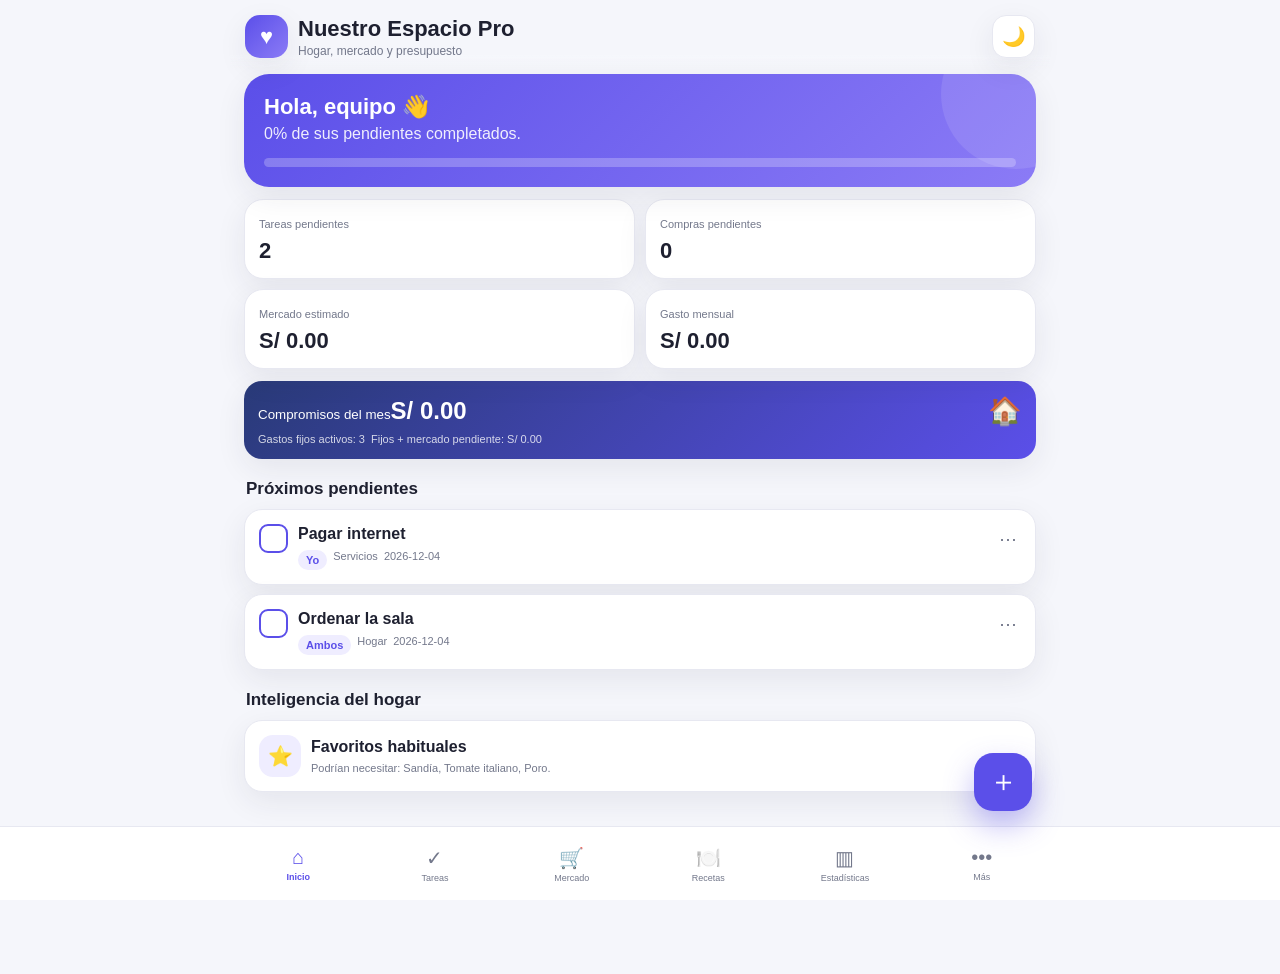
<file: nuestro_espacio_app.html>
<!doctype html>
<html lang="es"><head><meta charset="utf-8"><meta name="viewport" content="width=device-width,initial-scale=1,viewport-fit=cover,user-scalable=no"><meta name="theme-color" content="#5b4fe9"><title>Nuestro Espacio Pro Finanzas</title>
<style>
:root{--bg:#f5f6fb;--card:#fff;--text:#1e2030;--muted:#73788b;--primary:#5b4fe9;--primary2:#8b7bf6;--soft:#efedff;--border:#e7e8f1;--green:#19a968;--orange:#e99016;--red:#e24f56;--shadow:0 10px 30px rgba(34,38,65,.08);--nav:74px}body.dark{--bg:#101219;--card:#1a1d27;--text:#f6f7fb;--muted:#a7adbc;--soft:#292646;--border:#2c3140;--shadow:0 12px 30px rgba(0,0,0,.3)}*{box-sizing:border-box;-webkit-tap-highlight-color:transparent}html,body{margin:0;min-height:100%;font-family:-apple-system,BlinkMacSystemFont,"Segoe UI",Roboto,Arial,sans-serif;background:var(--bg);color:var(--text)}body{padding-bottom:calc(var(--nav) + env(safe-area-inset-bottom))}button,input,select,textarea{font:inherit}button{cursor:pointer}.app{max-width:820px;margin:auto;min-height:100vh}.header{position:sticky;top:0;z-index:20;padding:calc(15px + env(safe-area-inset-top)) 15px 11px;background:linear-gradient(180deg,var(--bg) 80%,transparent);display:flex;justify-content:space-between;align-items:center}.brand{display:flex;align-items:center;gap:10px}.logo{width:43px;height:43px;border-radius:15px;background:linear-gradient(135deg,var(--primary),var(--primary2));color:#fff;display:grid;place-items:center;font-size:22px;box-shadow:var(--shadow)}h1{font-size:22px;margin:0}.header p{margin:2px 0 0;color:var(--muted);font-size:12px}.icon{width:43px;height:43px;border:1px solid var(--border);border-radius:14px;background:var(--card);color:var(--text);box-shadow:var(--shadow);font-size:19px}.view{display:none;padding:5px 14px 28px}.view.active{display:block}.hero{padding:20px;border-radius:25px;color:#fff;background:linear-gradient(135deg,var(--primary),var(--primary2));box-shadow:var(--shadow);position:relative;overflow:hidden}.hero:after{content:"";position:absolute;width:150px;height:150px;border-radius:50%;background:rgba(255,255,255,.1);right:-55px;top:-55px}.hero h2{margin:0 0 5px;font-size:22px}.hero p{margin:0;opacity:.9}.progress{height:9px;background:rgba(255,255,255,.24);border-radius:99px;margin-top:15px;overflow:hidden}.progress span{display:block;height:100%;background:#fff;border-radius:99px}.grid2{display:grid;grid-template-columns:1fr 1fr;gap:10px;margin-top:12px}.metric,.card,.budget{background:var(--card);border:1px solid var(--border);box-shadow:var(--shadow)}.metric{border-radius:19px;padding:14px}.metric small{color:var(--muted);font-size:11px}.metric b{display:block;font-size:22px;margin-top:6px}.section-head{display:flex;justify-content:space-between;align-items:center;margin:20px 2px 10px}.section-head h2{font-size:17px;margin:0}.text-btn{border:0;background:none;color:var(--primary);font-weight:800}.list{display:flex;flex-direction:column;gap:9px}.card{border-radius:18px;padding:14px}.item{display:flex;gap:10px;align-items:flex-start}.check{width:29px;height:29px;border:2px solid var(--primary);border-radius:9px;background:transparent;color:#fff;flex:none;font-weight:900}.check.done{background:var(--primary)}.main{flex:1;min-width:0}.title{font-weight:800;line-height:1.25}.done .title{text-decoration:line-through;color:var(--muted)}.meta{display:flex;flex-wrap:wrap;gap:6px;margin-top:6px;color:var(--muted);font-size:11px}.pill{padding:4px 8px;border-radius:999px;background:var(--soft);color:var(--primary);font-weight:750}.pill.green{background:rgba(25,169,104,.12);color:var(--green)}.pill.orange{background:rgba(233,144,22,.13);color:var(--orange)}.pill.red{background:rgba(226,79,86,.12);color:var(--red)}.actions{display:flex}.mini{border:0;background:transparent;color:var(--muted);font-size:18px;padding:4px}.filters{display:flex;gap:7px;overflow:auto;padding:2px 0 11px}.filter{white-space:nowrap;padding:9px 12px;border:1px solid var(--border);border-radius:999px;background:var(--card);color:var(--text)}.filter.active{background:var(--primary);border-color:var(--primary);color:#fff}.budget{border-radius:22px;padding:16px;margin-bottom:12px}.budget-top,.budget-line{display:flex;justify-content:space-between;gap:10px;align-items:center}.budget-top strong{font-size:24px}.budget-line{margin-top:10px;font-size:13px}.range{margin-top:11px;padding-top:11px;border-top:1px solid var(--border);display:grid;grid-template-columns:repeat(3,1fr);gap:6px;text-align:center}.range div{background:var(--bg);padding:8px 4px;border-radius:12px}.range small{display:block;color:var(--muted);font-size:9px}.range b{font-size:12px}.store-tabs{display:grid;grid-template-columns:repeat(3,1fr);gap:6px;margin-bottom:11px}.store-tab{border:1px solid var(--border);background:var(--card);color:var(--text);border-radius:13px;padding:10px 3px;font-size:11px}.store-tab.active{background:var(--soft);color:var(--primary);border-color:var(--primary);font-weight:800}.search{position:relative;margin-bottom:11px}.search input{width:100%;padding:13px 14px 13px 42px;border:1px solid var(--border);border-radius:15px;background:var(--card);color:var(--text);font-size:16px}.search span{position:absolute;left:14px;top:12px}.chips{display:flex;gap:7px;overflow:auto;padding-bottom:10px}.chip{border:1px solid var(--border);background:var(--card);color:var(--text);padding:8px 11px;border-radius:999px;white-space:nowrap;font-size:11px}.chip.active{background:var(--primary);color:#fff}.recipe-grid{display:grid;grid-template-columns:1fr 1fr;gap:10px}.recipe{border-radius:19px;padding:15px;min-height:150px;background:var(--card);border:1px solid var(--border);box-shadow:var(--shadow);display:flex;flex-direction:column}.recipe .emoji{font-size:30px}.recipe h3{font-size:15px;margin:8px 0 4px}.recipe p{font-size:11px;color:var(--muted);margin:0;flex:1}.recipe button{border:0;border-radius:12px;padding:9px;background:var(--soft);color:var(--primary);font-weight:800;margin-top:10px}.chart{display:flex;align-items:flex-end;gap:8px;height:150px;padding:18px 8px 5px}.bar-wrap{flex:1;height:100%;display:flex;flex-direction:column;justify-content:flex-end;align-items:center;gap:5px}.bar{width:100%;max-width:38px;background:linear-gradient(180deg,var(--primary2),var(--primary));border-radius:9px 9px 4px 4px;min-height:3px}.bar-wrap small{font-size:9px;color:var(--muted)}.insight{display:flex;gap:10px;align-items:center}.insight-icon{width:42px;height:42px;border-radius:14px;background:var(--soft);display:grid;place-items:center;font-size:20px;flex:none}.empty{text-align:center;color:var(--muted);padding:25px 13px;background:var(--card);border:1px dashed var(--border);border-radius:18px}.fab{position:fixed;right:18px;bottom:calc(var(--nav) + 15px + env(safe-area-inset-bottom));z-index:25;width:58px;height:58px;border:0;border-radius:19px;background:var(--primary);color:#fff;font-size:29px;box-shadow:0 14px 30px rgba(91,79,233,.38)}.nav{position:fixed;left:0;right:0;bottom:0;height:calc(var(--nav) + env(safe-area-inset-bottom));padding-bottom:env(safe-area-inset-bottom);background:var(--card);border-top:1px solid var(--border);z-index:23}.nav-inner{max-width:820px;margin:auto;height:var(--nav);display:grid;grid-template-columns:repeat(6,1fr)}.nav button{border:0;background:none;color:var(--muted);display:flex;flex-direction:column;align-items:center;justify-content:center;gap:3px;font-size:9px}.nav button span{font-size:20px}.nav button.active{color:var(--primary);font-weight:800}.modal{position:fixed;inset:0;background:rgba(8,10,18,.55);display:none;align-items:flex-end;z-index:60}.modal.open{display:flex}.sheet{width:100%;max-width:820px;margin:auto;background:var(--card);border-radius:27px 27px 0 0;padding:15px 16px calc(22px + env(safe-area-inset-bottom));max-height:92vh;overflow:auto}.handle{width:44px;height:5px;background:var(--border);border-radius:99px;margin:0 auto 13px}.sheet h2{margin:0 0 14px;font-size:20px}.field{margin:10px 0}.field label{display:block;font-size:11px;font-weight:800;margin-bottom:6px}.field input,.field select,.field textarea{width:100%;padding:13px;border:1px solid var(--border);border-radius:13px;background:var(--bg);color:var(--text);font-size:16px}.field textarea{min-height:82px}.row{display:grid;grid-template-columns:1fr 1fr;gap:8px}.primary,.secondary{width:100%;border-radius:15px;padding:14px;font-weight:850;margin-top:8px}.primary{border:0;background:var(--primary);color:#fff}.secondary{border:1px solid var(--border);background:var(--card);color:var(--text)}.types{display:grid;grid-template-columns:1fr 1fr;gap:8px}.type{border:1px solid var(--border);background:var(--bg);color:var(--text);border-radius:17px;padding:15px;text-align:left}.type span{font-size:23px}.type b{display:block;margin-top:7px}.suggestions{border:1px solid var(--border);border-radius:13px;overflow:hidden;margin-top:5px;display:none;max-height:250px;overflow-y:auto}.suggestions.show{display:block}.suggestion{width:100%;border:0;border-bottom:1px solid var(--border);padding:10px;background:var(--card);color:var(--text);text-align:left}.estimate{padding:12px;border-radius:16px;background:var(--soft);margin:9px 0}.estimate-head{display:flex;justify-content:space-between;gap:10px}.estimate strong{color:var(--primary)}.settings{display:flex;flex-direction:column;gap:8px}.setting{display:flex;justify-content:space-between;align-items:center;gap:10px;background:var(--card);border:1px solid var(--border);border-radius:17px;padding:13px}.setting small{display:block;color:var(--muted);margin-top:3px}.fav{color:#f2ad25}.toast{position:fixed;left:50%;bottom:calc(var(--nav) + 80px);transform:translateX(-50%);z-index:99;background:#20232d;color:#fff;padding:10px 15px;border-radius:999px;font-size:12px;display:none;max-width:88%;text-align:center}.toast.show{display:block}.danger{color:var(--red)}@media(min-width:700px){.fab{right:calc((100vw - 820px)/2 + 18px)}}

.load-card{background:linear-gradient(135deg,#176b87,#27a0a8);color:#fff;border:0}.load-card small{color:rgba(255,255,255,.82)}.load-grid{display:grid;grid-template-columns:1fr 1fr;gap:8px;margin-top:12px}.load-stat{background:rgba(255,255,255,.14);padding:10px;border-radius:14px}.load-stat b{display:block;font-size:18px;margin-top:4px}.fixed-summary{background:linear-gradient(135deg,#293a78,#5b4fe9);color:#fff;border:0}.fixed-summary .meta{color:rgba(255,255,255,.8)}.fixed-item{border-left:4px solid var(--primary)}.switchline{display:flex;gap:10px;align-items:center}.switchline input{width:20px;height:20px}.tiny{font-size:10px;color:var(--muted)}
</style></head><body><div class="app">
<header class="header"><div class="brand"><div class="logo">♥</div><div><h1 id="pageTitle">Nuestro Espacio Pro</h1><p id="pageSubtitle">Hogar, mercado y presupuesto</p></div></div><button class="icon" id="themeBtn">🌙</button></header>
<main>
<section class="view active" id="homeView"><div class="hero"><h2>Hola, equipo 👋</h2><p id="heroText">Todo bajo control.</p><div class="progress"><span id="heroProgress"></span></div></div><div class="grid2"><div class="metric"><small>Tareas pendientes</small><b id="mTasks">0</b></div><div class="metric"><small>Compras pendientes</small><b id="mShopping">0</b></div><div class="metric"><small>Mercado estimado</small><b id="mMarket">S/ 0</b></div><div class="metric"><small>Gasto mensual</small><b id="mExpenses">S/ 0</b></div></div><div class="card fixed-summary" id="fixedHomeSummary" style="margin-top:12px"></div><div class="section-head"><h2>Próximos pendientes</h2></div><div class="list" id="homeList"></div><div class="section-head"><h2>Inteligencia del hogar</h2></div><div class="list" id="insights"></div></section>
<section class="view" id="tasksView"><div class="filters" id="taskFilters"><button class="filter active" data-filter="pending">Pendientes</button><button class="filter" data-filter="all">Todas</button><button class="filter" data-filter="Yo">Yo</button><button class="filter" data-filter="Mi pareja">Mi pareja</button></div><div class="list" id="taskList"></div></section>
<section class="view" id="marketView"><div class="budget"><div class="budget-top"><div><small>Presupuesto disponible</small><strong id="budgetValue">S/ 0</strong></div><button class="text-btn" onclick="editBudget()">Editar</button></div><div class="budget-line"><span>Estimado actual</span><b id="estimatedValue">S/ 0</b></div><div class="budget-line"><span id="balanceLabel">Saldo restante</span><b id="balanceValue">S/ 0</b></div><div class="range"><div><small>MÍNIMO</small><b id="minValue">S/ 0</b></div><div><small>PROBABLE</small><b id="probValue">S/ 0</b></div><div><small>MÁXIMO</small><b id="maxValue">S/ 0</b></div></div></div><div class="card load-card" id="loadSummary"><div class="budget-top"><div><small>Carga estimada pendiente</small><strong id="loadKg">0 kg</strong></div><span style="font-size:30px">🛍️</span></div><div class="load-grid"><div class="load-stat"><small>Bolsas sugeridas</small><b id="loadBags">0</b></div><div class="load-stat"><small>Productos calculados</small><b id="loadItems">0</b></div></div><div class="tiny" id="loadWarning" style="color:rgba(255,255,255,.82);margin-top:10px"></div></div><div class="store-tabs" id="storeTabs"><button class="store-tab" data-store="market">Mercado</button><button class="store-tab" data-store="supermarket">Supermercado</button><button class="store-tab" data-store="wholesale">Mayorista</button></div><div class="search"><span>🔎</span><input id="marketSearch" placeholder="Buscar en tu lista..."></div><div class="filters" id="shopFilters"><button class="filter active" data-filter="pending">Pendientes</button><button class="filter" data-filter="favorites">Favoritos</button><button class="filter" data-filter="done">Comprados</button><button class="filter" data-filter="all">Todos</button></div><div class="list" id="shoppingList"></div></section>
<section class="view" id="recipesView"><div class="search"><span>🔎</span><input id="recipeSearch" placeholder="Buscar receta..."></div><div class="recipe-grid" id="recipeGrid"></div></section>
<section class="view" id="statsView"><div class="grid2"><div class="metric"><small>Compras registradas</small><b id="sPurchases">0</b></div><div class="metric"><small>Ahorro vs estimado</small><b id="sSavings">S/ 0</b></div></div><div class="section-head"><h2>Gasto últimos 6 meses</h2></div><div class="card"><div class="chart" id="monthChart"></div></div><div class="section-head"><h2>Gasto por categoría</h2></div><div class="list" id="categoryStats"></div><div class="section-head"><h2>Historial de precios</h2></div><div class="list" id="priceHistory"></div></section>
<section class="view" id="moreView"><div class="settings"><div class="setting"><div><b>Catálogo Pro ampliado</b><small id="catalogCount"></small></div><button class="text-btn" onclick="openCatalog()">Abrir</button></div><div class="setting"><div><b>Favoritos</b><small>Productos usados con frecuencia</small></div><button class="text-btn" onclick="showFavorites()">Ver</button></div><div class="setting"><div><b>Gastos y notas</b><small>Registros adicionales del hogar</small></div><button class="text-btn" onclick="openRecords()">Abrir</button></div><div class="setting"><div><b>Gastos fijos mensuales</b><small>Casa, celular, pasajes, servicios y suscripciones</small></div><button class="text-btn" onclick="openFixedExpenses()">Administrar</button></div><div class="setting"><div><b>Exportar respaldo</b><small>Descarga todos tus datos</small></div><button class="text-btn" onclick="exportData()">Exportar</button></div><label class="setting"><div><b>Importar respaldo</b><small>Restaura un archivo JSON</small></div><input id="importFile" type="file" accept="application/json" hidden><span class="text-btn">Importar</span></label><div class="setting"><div><b>Reiniciar aplicación</b><small>Elimina los datos locales</small></div><button class="text-btn danger" onclick="resetData()">Reiniciar</button></div><div class="card"><b>Precios referenciales</b><p class="meta">Los precios son semillas editables para Lima. La app aprende con los precios reales que registran y prioriza su promedio personal.</p></div></div></section>
</main><button class="fab" id="fab">＋</button><nav class="nav"><div class="nav-inner"><button class="active" data-view="home"><span>⌂</span>Inicio</button><button data-view="tasks"><span>✓</span>Tareas</button><button data-view="market"><span>🛒</span>Mercado</button><button data-view="recipes"><span>🍽️</span>Recetas</button><button data-view="stats"><span>▥</span>Estadísticas</button><button data-view="more"><span>•••</span>Más</button></div></nav></div>
<div class="modal" id="typeModal"><div class="sheet"><div class="handle"></div><h2>¿Qué deseas agregar?</h2><div class="types"><button class="type" data-type="task"><span>✓</span><b>Tarea</b></button><button class="type" data-type="shopping"><span>🛒</span><b>Compra</b></button><button class="type" data-type="expense"><span>💰</span><b>Gasto</b></button><button class="type" data-type="note"><span>📝</span><b>Nota</b></button></div><button class="secondary" onclick="closeModal('typeModal')">Cancelar</button></div></div>
<div class="modal" id="formModal"><div class="sheet"><div class="handle"></div><h2 id="formTitle"></h2><form id="itemForm"><div id="formFields"></div><button class="primary">Guardar</button><button type="button" class="secondary" onclick="closeModal('formModal')">Cancelar</button></form></div></div>
<div class="modal" id="purchaseModal"><div class="sheet"><div class="handle"></div><h2>Registrar compra real</h2><div class="estimate" id="purchaseSummary"></div><form id="purchaseForm"><input type="hidden" name="id"><div class="field"><label>Precio total pagado</label><input name="actualTotal" type="number" min="0" step="0.01" required></div><div class="field"><label>Lugar de compra</label><input name="place" placeholder="Ej. Mercado de San Miguel"></div><div class="field"><label>Fecha</label><input name="date" type="date" required></div><button class="primary">Guardar y aprender precio</button><button type="button" class="secondary" onclick="closeModal('purchaseModal')">Cancelar</button></form></div></div>
<div class="modal" id="catalogModal"><div class="sheet"><div class="handle"></div><h2>Catálogo Pro</h2><div class="search"><span>🔎</span><input id="catalogSearch" placeholder="Buscar producto..."></div><div class="chips" id="catalogChips"></div><div class="list" id="catalogList"></div><button class="secondary" onclick="closeModal('catalogModal')">Cerrar</button></div></div>
<div class="modal" id="recordsModal"><div class="sheet"><div class="handle"></div><h2>Gastos y notas</h2><div class="section-head"><h2>Gastos</h2></div><div class="list" id="expenseList"></div><div class="section-head"><h2>Notas</h2></div><div class="list" id="noteList"></div><button class="secondary" onclick="closeModal('recordsModal')">Cerrar</button></div></div>
<div class="modal" id="fixedModal"><div class="sheet"><div class="handle"></div><h2>Gastos fijos mensuales</h2><div class="card fixed-summary"><div class="budget-top"><div><small>Total mensual activo</small><strong id="fixedTotal">S/ 0.00</strong></div><span style="font-size:28px">📅</span></div><div class="meta" id="fixedDaily"></div></div><div class="section-head"><h2>Pagos recurrentes</h2><button class="text-btn" onclick="openFixedForm()">＋ Agregar</button></div><div class="list" id="fixedList"></div><button class="secondary" onclick="closeModal('fixedModal')">Cerrar</button></div></div>
<div class="modal" id="fixedFormModal"><div class="sheet"><div class="handle"></div><h2 id="fixedFormTitle">Nuevo gasto fijo</h2><form id="fixedForm"><input type="hidden" name="id"><div class="field"><label>Descripción</label><input name="title" required placeholder="Ej. Alquiler de casa"></div><div class="row"><div class="field"><label>Monto mensual</label><input name="amount" type="number" min="0" step="0.01" required></div><div class="field"><label>Día de pago</label><input name="dueDay" type="number" min="1" max="31" value="1" required></div></div><div class="row"><div class="field"><label>Categoría</label><select name="category"><option>Vivienda</option><option>Celular</option><option>Transporte</option><option>Servicios</option><option>Internet</option><option>Salud</option><option>Educación</option><option>Suscripciones</option><option>Deudas</option><option>Otros</option></select></div><div class="field"><label>Responsable</label><select name="paidBy"><option>Yo</option><option>Mi pareja</option><option>Ambos</option></select></div></div><div class="field"><label>Frecuencia</label><select name="frequency"><option value="monthly">Mensual</option><option value="weekly">Semanal</option><option value="biweekly">Quincenal</option><option value="yearly">Anual</option></select></div><label class="field switchline"><input name="active" type="checkbox" checked><span><b>Incluir en el presupuesto</b><span class="tiny" style="display:block">Puedes pausarlo sin eliminarlo.</span></span></label><button class="primary">Guardar gasto fijo</button><button type="button" class="secondary" onclick="closeModal('fixedFormModal')">Cancelar</button></form></div></div>
<div class="toast" id="toast"></div>
<script>
const CATALOG=[{"id":"p001","name":"Sandía","category":"Frutas","unit":"kg","market":2.8,"supermarket":3.5,"wholesale":2.3,"minFactor":0.85,"maxFactor":1.18},{"id":"p002","name":"Melón","category":"Frutas","unit":"kg","market":4.5,"supermarket":5.62,"wholesale":3.69,"minFactor":0.85,"maxFactor":1.18},{"id":"p003","name":"Piña","category":"Frutas","unit":"unidad","market":7.5,"supermarket":9.38,"wholesale":6.15,"minFactor":0.85,"maxFactor":1.18},{"id":"p004","name":"Papaya","category":"Frutas","unit":"kg","market":4.2,"supermarket":5.25,"wholesale":3.44,"minFactor":0.85,"maxFactor":1.18},{"id":"p005","name":"Plátano de seda","category":"Frutas","unit":"kg","market":4.3,"supermarket":5.38,"wholesale":3.53,"minFactor":0.85,"maxFactor":1.18},{"id":"p006","name":"Plátano de isla","category":"Frutas","unit":"kg","market":5.2,"supermarket":6.5,"wholesale":4.26,"minFactor":0.85,"maxFactor":1.18},{"id":"p007","name":"Plátano bellaco","category":"Frutas","unit":"unidad","market":1.1,"supermarket":1.38,"wholesale":0.9,"minFactor":0.85,"maxFactor":1.18},{"id":"p008","name":"Manzana delicia","category":"Frutas","unit":"kg","market":6.5,"supermarket":8.12,"wholesale":5.33,"minFactor":0.85,"maxFactor":1.18},{"id":"p009","name":"Manzana Israel","category":"Frutas","unit":"kg","market":7.2,"supermarket":9.0,"wholesale":5.9,"minFactor":0.85,"maxFactor":1.18},{"id":"p010","name":"Manzana verde","category":"Frutas","unit":"kg","market":8.0,"supermarket":10.0,"wholesale":6.56,"minFactor":0.85,"maxFactor":1.18},{"id":"p011","name":"Pera","category":"Frutas","unit":"kg","market":7.5,"supermarket":9.38,"wholesale":6.15,"minFactor":0.85,"maxFactor":1.18},{"id":"p012","name":"Mandarina","category":"Frutas","unit":"kg","market":4.2,"supermarket":5.25,"wholesale":3.44,"minFactor":0.85,"maxFactor":1.18},{"id":"p013","name":"Naranja","category":"Frutas","unit":"kg","market":3.8,"supermarket":4.75,"wholesale":3.12,"minFactor":0.85,"maxFactor":1.18},{"id":"p014","name":"Uva negra","category":"Frutas","unit":"kg","market":8.5,"supermarket":10.62,"wholesale":6.97,"minFactor":0.85,"maxFactor":1.18},{"id":"p015","name":"Uva verde","category":"Frutas","unit":"kg","market":10.0,"supermarket":12.5,"wholesale":8.2,"minFactor":0.85,"maxFactor":1.18},{"id":"p016","name":"Fresa","category":"Frutas","unit":"kg","market":9.5,"supermarket":11.88,"wholesale":7.79,"minFactor":0.85,"maxFactor":1.18},{"id":"p017","name":"Arándanos","category":"Frutas","unit":"caja","market":9.0,"supermarket":11.25,"wholesale":7.38,"minFactor":0.85,"maxFactor":1.18},{"id":"p018","name":"Mango","category":"Frutas","unit":"kg","market":5.5,"supermarket":6.88,"wholesale":4.51,"minFactor":0.85,"maxFactor":1.18},{"id":"p019","name":"Durazno","category":"Frutas","unit":"kg","market":9.0,"supermarket":11.25,"wholesale":7.38,"minFactor":0.85,"maxFactor":1.18},{"id":"p020","name":"Chirimoya","category":"Frutas","unit":"kg","market":9.5,"supermarket":11.88,"wholesale":7.79,"minFactor":0.85,"maxFactor":1.18},{"id":"p021","name":"Granadilla","category":"Frutas","unit":"kg","market":8.0,"supermarket":10.0,"wholesale":6.56,"minFactor":0.85,"maxFactor":1.18},{"id":"p022","name":"Maracuyá","category":"Frutas","unit":"kg","market":6.0,"supermarket":7.5,"wholesale":4.92,"minFactor":0.85,"maxFactor":1.18},{"id":"p023","name":"Palta fuerte","category":"Frutas","unit":"kg","market":9.0,"supermarket":11.25,"wholesale":7.38,"minFactor":0.85,"maxFactor":1.18},{"id":"p024","name":"Palta Hass","category":"Frutas","unit":"kg","market":11.0,"supermarket":13.75,"wholesale":9.02,"minFactor":0.85,"maxFactor":1.18},{"id":"p025","name":"Coco","category":"Frutas","unit":"unidad","market":5.0,"supermarket":6.25,"wholesale":4.1,"minFactor":0.85,"maxFactor":1.18},{"id":"p026","name":"Limón","category":"Frutas","unit":"kg","market":5.5,"supermarket":6.88,"wholesale":4.51,"minFactor":0.85,"maxFactor":1.18},{"id":"p027","name":"Tuna","category":"Frutas","unit":"kg","market":6.0,"supermarket":7.5,"wholesale":4.92,"minFactor":0.85,"maxFactor":1.18},{"id":"p028","name":"Aguaymanto","category":"Frutas","unit":"caja","market":7.0,"supermarket":8.75,"wholesale":5.74,"minFactor":0.85,"maxFactor":1.18},{"id":"p029","name":"Guayaba","category":"Frutas","unit":"kg","market":7.0,"supermarket":8.75,"wholesale":5.74,"minFactor":0.85,"maxFactor":1.18},{"id":"p030","name":"Ciruela","category":"Frutas","unit":"kg","market":9.0,"supermarket":11.25,"wholesale":7.38,"minFactor":0.85,"maxFactor":1.18},{"id":"p031","name":"Higo","category":"Frutas","unit":"kg","market":10.0,"supermarket":12.5,"wholesale":8.2,"minFactor":0.85,"maxFactor":1.18},{"id":"p032","name":"Toronja","category":"Frutas","unit":"kg","market":5.0,"supermarket":6.25,"wholesale":4.1,"minFactor":0.85,"maxFactor":1.18},{"id":"p033","name":"Tomate italiano","category":"Verduras","unit":"kg","market":4.8,"supermarket":6.0,"wholesale":3.94,"minFactor":0.85,"maxFactor":1.18},{"id":"p034","name":"Tomate cherry","category":"Verduras","unit":"bandeja","market":7.5,"supermarket":9.38,"wholesale":6.15,"minFactor":0.85,"maxFactor":1.18},{"id":"p035","name":"Cebolla roja","category":"Verduras","unit":"kg","market":3.8,"supermarket":4.75,"wholesale":3.12,"minFactor":0.85,"maxFactor":1.18},{"id":"p036","name":"Cebolla blanca","category":"Verduras","unit":"kg","market":4.2,"supermarket":5.25,"wholesale":3.44,"minFactor":0.85,"maxFactor":1.18},{"id":"p037","name":"Papa blanca","category":"Verduras","unit":"kg","market":3.0,"supermarket":3.75,"wholesale":2.46,"minFactor":0.85,"maxFactor":1.18},{"id":"p038","name":"Papa amarilla","category":"Verduras","unit":"kg","market":5.8,"supermarket":7.25,"wholesale":4.76,"minFactor":0.85,"maxFactor":1.18},{"id":"p039","name":"Papa yungay","category":"Verduras","unit":"kg","market":3.4,"supermarket":4.25,"wholesale":2.79,"minFactor":0.85,"maxFactor":1.18},{"id":"p040","name":"Papa huayro","category":"Verduras","unit":"kg","market":5.0,"supermarket":6.25,"wholesale":4.1,"minFactor":0.85,"maxFactor":1.18},{"id":"p041","name":"Camote amarillo","category":"Verduras","unit":"kg","market":3.5,"supermarket":4.38,"wholesale":2.87,"minFactor":0.85,"maxFactor":1.18},{"id":"p042","name":"Yuca","category":"Verduras","unit":"kg","market":3.8,"supermarket":4.75,"wholesale":3.12,"minFactor":0.85,"maxFactor":1.18},{"id":"p043","name":"Zanahoria","category":"Verduras","unit":"kg","market":3.5,"supermarket":4.38,"wholesale":2.87,"minFactor":0.85,"maxFactor":1.18},{"id":"p044","name":"Zapallo macre","category":"Verduras","unit":"kg","market":3.2,"supermarket":4.0,"wholesale":2.62,"minFactor":0.85,"maxFactor":1.18},{"id":"p045","name":"Zapallito italiano","category":"Verduras","unit":"kg","market":5.0,"supermarket":6.25,"wholesale":4.1,"minFactor":0.85,"maxFactor":1.18},{"id":"p046","name":"Pepino","category":"Verduras","unit":"kg","market":4.0,"supermarket":5.0,"wholesale":3.28,"minFactor":0.85,"maxFactor":1.18},{"id":"p047","name":"Pepinillo","category":"Verduras","unit":"kg","market":5.0,"supermarket":6.25,"wholesale":4.1,"minFactor":0.85,"maxFactor":1.18},{"id":"p048","name":"Lechuga americana","category":"Verduras","unit":"unidad","market":3.5,"supermarket":4.38,"wholesale":2.87,"minFactor":0.85,"maxFactor":1.18},{"id":"p049","name":"Lechuga crespa","category":"Verduras","unit":"unidad","market":3.0,"supermarket":3.75,"wholesale":2.46,"minFactor":0.85,"maxFactor":1.18},{"id":"p050","name":"Espinaca","category":"Verduras","unit":"atado","market":2.5,"supermarket":3.12,"wholesale":2.05,"minFactor":0.85,"maxFactor":1.18},{"id":"p051","name":"Acelga","category":"Verduras","unit":"atado","market":2.5,"supermarket":3.12,"wholesale":2.05,"minFactor":0.85,"maxFactor":1.18},{"id":"p052","name":"Brócoli","category":"Verduras","unit":"unidad","market":4.0,"supermarket":5.0,"wholesale":3.28,"minFactor":0.85,"maxFactor":1.18},{"id":"p053","name":"Coliflor","category":"Verduras","unit":"unidad","market":5.0,"supermarket":6.25,"wholesale":4.1,"minFactor":0.85,"maxFactor":1.18},{"id":"p054","name":"Apio","category":"Verduras","unit":"atado","market":3.0,"supermarket":3.75,"wholesale":2.46,"minFactor":0.85,"maxFactor":1.18},{"id":"p055","name":"Culantro","category":"Verduras","unit":"atado","market":1.5,"supermarket":1.88,"wholesale":1.23,"minFactor":0.85,"maxFactor":1.18},{"id":"p056","name":"Perejil","category":"Verduras","unit":"atado","market":1.5,"supermarket":1.88,"wholesale":1.23,"minFactor":0.85,"maxFactor":1.18},{"id":"p057","name":"Kion","category":"Verduras","unit":"kg","market":12.0,"supermarket":15.0,"wholesale":9.84,"minFactor":0.85,"maxFactor":1.18},{"id":"p058","name":"Ajo","category":"Verduras","unit":"kg","market":12.0,"supermarket":15.0,"wholesale":9.84,"minFactor":0.85,"maxFactor":1.18},{"id":"p059","name":"Ají amarillo","category":"Verduras","unit":"kg","market":8.0,"supermarket":10.0,"wholesale":6.56,"minFactor":0.85,"maxFactor":1.18},{"id":"p060","name":"Ají limo","category":"Verduras","unit":"kg","market":10.0,"supermarket":12.5,"wholesale":8.2,"minFactor":0.85,"maxFactor":1.18},{"id":"p061","name":"Rocoto","category":"Verduras","unit":"kg","market":7.0,"supermarket":8.75,"wholesale":5.74,"minFactor":0.85,"maxFactor":1.18},{"id":"p062","name":"Pimiento rojo","category":"Verduras","unit":"kg","market":8.0,"supermarket":10.0,"wholesale":6.56,"minFactor":0.85,"maxFactor":1.18},{"id":"p063","name":"Pimiento verde","category":"Verduras","unit":"kg","market":7.0,"supermarket":8.75,"wholesale":5.74,"minFactor":0.85,"maxFactor":1.18},{"id":"p064","name":"Beterraga","category":"Verduras","unit":"kg","market":4.0,"supermarket":5.0,"wholesale":3.28,"minFactor":0.85,"maxFactor":1.18},{"id":"p065","name":"Nabo","category":"Verduras","unit":"kg","market":4.0,"supermarket":5.0,"wholesale":3.28,"minFactor":0.85,"maxFactor":1.18},{"id":"p066","name":"Rabanito","category":"Verduras","unit":"atado","market":2.5,"supermarket":3.12,"wholesale":2.05,"minFactor":0.85,"maxFactor":1.18},{"id":"p067","name":"Vainita","category":"Verduras","unit":"kg","market":7.0,"supermarket":8.75,"wholesale":5.74,"minFactor":0.85,"maxFactor":1.18},{"id":"p068","name":"Arveja fresca","category":"Verduras","unit":"kg","market":8.0,"supermarket":10.0,"wholesale":6.56,"minFactor":0.85,"maxFactor":1.18},{"id":"p069","name":"Choclo","category":"Verduras","unit":"unidad","market":2.0,"supermarket":2.5,"wholesale":1.64,"minFactor":0.85,"maxFactor":1.18},{"id":"p070","name":"Habas","category":"Verduras","unit":"kg","market":6.0,"supermarket":7.5,"wholesale":4.92,"minFactor":0.85,"maxFactor":1.18},{"id":"p071","name":"Caigua","category":"Verduras","unit":"kg","market":5.0,"supermarket":6.25,"wholesale":4.1,"minFactor":0.85,"maxFactor":1.18},{"id":"p072","name":"Berenjena","category":"Verduras","unit":"kg","market":7.0,"supermarket":8.75,"wholesale":5.74,"minFactor":0.85,"maxFactor":1.18},{"id":"p073","name":"Champiñones","category":"Verduras","unit":"bandeja","market":8.5,"supermarket":10.62,"wholesale":6.97,"minFactor":0.85,"maxFactor":1.18},{"id":"p074","name":"Col china","category":"Verduras","unit":"unidad","market":4.5,"supermarket":5.62,"wholesale":3.69,"minFactor":0.85,"maxFactor":1.18},{"id":"p075","name":"Poro","category":"Verduras","unit":"unidad","market":2.0,"supermarket":2.5,"wholesale":1.64,"minFactor":0.85,"maxFactor":1.18},{"id":"p076","name":"Arroz extra","category":"Abarrotes","unit":"kg","market":4.8,"supermarket":6.0,"wholesale":3.94,"minFactor":0.85,"maxFactor":1.18},{"id":"p077","name":"Arroz superior","category":"Abarrotes","unit":"kg","market":4.2,"supermarket":5.25,"wholesale":3.44,"minFactor":0.85,"maxFactor":1.18},{"id":"p078","name":"Azúcar rubia","category":"Abarrotes","unit":"kg","market":4.0,"supermarket":5.0,"wholesale":3.28,"minFactor":0.85,"maxFactor":1.18},{"id":"p079","name":"Azúcar blanca","category":"Abarrotes","unit":"kg","market":4.4,"supermarket":5.5,"wholesale":3.61,"minFactor":0.85,"maxFactor":1.18},{"id":"p080","name":"Aceite vegetal","category":"Abarrotes","unit":"litro","market":10.5,"supermarket":13.12,"wholesale":8.61,"minFactor":0.85,"maxFactor":1.18},{"id":"p081","name":"Aceite de oliva","category":"Abarrotes","unit":"botella","market":28.0,"supermarket":35.0,"wholesale":22.96,"minFactor":0.85,"maxFactor":1.18},{"id":"p082","name":"Fideos spaghetti","category":"Abarrotes","unit":"paquete","market":4.0,"supermarket":5.0,"wholesale":3.28,"minFactor":0.85,"maxFactor":1.18},{"id":"p083","name":"Fideos tallarín","category":"Abarrotes","unit":"paquete","market":4.0,"supermarket":5.0,"wholesale":3.28,"minFactor":0.85,"maxFactor":1.18},{"id":"p084","name":"Harina sin preparar","category":"Abarrotes","unit":"kg","market":5.0,"supermarket":6.25,"wholesale":4.1,"minFactor":0.85,"maxFactor":1.18},{"id":"p085","name":"Harina preparada","category":"Abarrotes","unit":"kg","market":5.5,"supermarket":6.88,"wholesale":4.51,"minFactor":0.85,"maxFactor":1.18},{"id":"p086","name":"Avena","category":"Abarrotes","unit":"bolsa","market":5.0,"supermarket":6.25,"wholesale":4.1,"minFactor":0.85,"maxFactor":1.18},{"id":"p087","name":"Lentejas","category":"Abarrotes","unit":"kg","market":7.0,"supermarket":8.75,"wholesale":5.74,"minFactor":0.85,"maxFactor":1.18},{"id":"p088","name":"Frejol canario","category":"Abarrotes","unit":"kg","market":9.0,"supermarket":11.25,"wholesale":7.38,"minFactor":0.85,"maxFactor":1.18},{"id":"p089","name":"Frejol panamito","category":"Abarrotes","unit":"kg","market":8.0,"supermarket":10.0,"wholesale":6.56,"minFactor":0.85,"maxFactor":1.18},{"id":"p090","name":"Pallares","category":"Abarrotes","unit":"kg","market":10.0,"supermarket":12.5,"wholesale":8.2,"minFactor":0.85,"maxFactor":1.18},{"id":"p091","name":"Garbanzos","category":"Abarrotes","unit":"kg","market":9.0,"supermarket":11.25,"wholesale":7.38,"minFactor":0.85,"maxFactor":1.18},{"id":"p092","name":"Quinua","category":"Abarrotes","unit":"kg","market":12.0,"supermarket":15.0,"wholesale":9.84,"minFactor":0.85,"maxFactor":1.18},{"id":"p093","name":"Kiwicha","category":"Abarrotes","unit":"kg","market":11.0,"supermarket":13.75,"wholesale":9.02,"minFactor":0.85,"maxFactor":1.18},{"id":"p094","name":"Sal de mesa","category":"Abarrotes","unit":"kg","market":2.5,"supermarket":3.12,"wholesale":2.05,"minFactor":0.85,"maxFactor":1.18},{"id":"p095","name":"Vinagre blanco","category":"Abarrotes","unit":"botella","market":4.0,"supermarket":5.0,"wholesale":3.28,"minFactor":0.85,"maxFactor":1.18},{"id":"p096","name":"Sillao","category":"Abarrotes","unit":"botella","market":5.5,"supermarket":6.88,"wholesale":4.51,"minFactor":0.85,"maxFactor":1.18},{"id":"p097","name":"Salsa de tomate","category":"Abarrotes","unit":"sobre","market":2.5,"supermarket":3.12,"wholesale":2.05,"minFactor":0.85,"maxFactor":1.18},{"id":"p098","name":"Mayonesa","category":"Abarrotes","unit":"frasco","market":8.0,"supermarket":10.0,"wholesale":6.56,"minFactor":0.85,"maxFactor":1.18},{"id":"p099","name":"Mostaza","category":"Abarrotes","unit":"frasco","market":5.0,"supermarket":6.25,"wholesale":4.1,"minFactor":0.85,"maxFactor":1.18},{"id":"p100","name":"Atún","category":"Abarrotes","unit":"lata","market":6.5,"supermarket":8.12,"wholesale":5.33,"minFactor":0.85,"maxFactor":1.18},{"id":"p101","name":"Conserva de pescado","category":"Abarrotes","unit":"lata","market":5.0,"supermarket":6.25,"wholesale":4.1,"minFactor":0.85,"maxFactor":1.18},{"id":"p102","name":"Leche evaporada","category":"Abarrotes","unit":"lata","market":4.2,"supermarket":5.25,"wholesale":3.44,"minFactor":0.85,"maxFactor":1.18},{"id":"p103","name":"Leche UHT","category":"Abarrotes","unit":"litro","market":5.2,"supermarket":6.5,"wholesale":4.26,"minFactor":0.85,"maxFactor":1.18},{"id":"p104","name":"Café instantáneo","category":"Abarrotes","unit":"frasco","market":18.0,"supermarket":22.5,"wholesale":14.76,"minFactor":0.85,"maxFactor":1.18},{"id":"p105","name":"Cocoa","category":"Abarrotes","unit":"bolsa","market":8.0,"supermarket":10.0,"wholesale":6.56,"minFactor":0.85,"maxFactor":1.18},{"id":"p106","name":"Té","category":"Abarrotes","unit":"caja","market":5.5,"supermarket":6.88,"wholesale":4.51,"minFactor":0.85,"maxFactor":1.18},{"id":"p107","name":"Manzanilla","category":"Abarrotes","unit":"caja","market":5.0,"supermarket":6.25,"wholesale":4.1,"minFactor":0.85,"maxFactor":1.18},{"id":"p108","name":"Pan de molde","category":"Abarrotes","unit":"paquete","market":8.5,"supermarket":10.62,"wholesale":6.97,"minFactor":0.85,"maxFactor":1.18},{"id":"p109","name":"Galletas de soda","category":"Abarrotes","unit":"paquete","market":4.5,"supermarket":5.62,"wholesale":3.69,"minFactor":0.85,"maxFactor":1.18},{"id":"p110","name":"Mermelada","category":"Abarrotes","unit":"frasco","market":8.0,"supermarket":10.0,"wholesale":6.56,"minFactor":0.85,"maxFactor":1.18},{"id":"p111","name":"Miel","category":"Abarrotes","unit":"frasco","market":14.0,"supermarket":17.5,"wholesale":11.48,"minFactor":0.85,"maxFactor":1.18},{"id":"p112","name":"Maíz cancha","category":"Abarrotes","unit":"kg","market":7.0,"supermarket":8.75,"wholesale":5.74,"minFactor":0.85,"maxFactor":1.18},{"id":"p113","name":"Maíz pop corn","category":"Abarrotes","unit":"kg","market":7.0,"supermarket":8.75,"wholesale":5.74,"minFactor":0.85,"maxFactor":1.18},{"id":"p114","name":"Chuño","category":"Abarrotes","unit":"kg","market":8.0,"supermarket":10.0,"wholesale":6.56,"minFactor":0.85,"maxFactor":1.18},{"id":"p115","name":"Maicena","category":"Abarrotes","unit":"caja","market":5.0,"supermarket":6.25,"wholesale":4.1,"minFactor":0.85,"maxFactor":1.18},{"id":"p116","name":"Gelatina","category":"Abarrotes","unit":"caja","market":3.0,"supermarket":3.75,"wholesale":2.46,"minFactor":0.85,"maxFactor":1.18},{"id":"p117","name":"Flan","category":"Abarrotes","unit":"caja","market":3.5,"supermarket":4.38,"wholesale":2.87,"minFactor":0.85,"maxFactor":1.18},{"id":"p118","name":"Pollo entero","category":"Carnes y pescados","unit":"kg","market":10.5,"supermarket":13.12,"wholesale":8.61,"minFactor":0.85,"maxFactor":1.18},{"id":"p119","name":"Pechuga de pollo","category":"Carnes y pescados","unit":"kg","market":18.0,"supermarket":22.5,"wholesale":14.76,"minFactor":0.85,"maxFactor":1.18},{"id":"p120","name":"Pierna de pollo","category":"Carnes y pescados","unit":"kg","market":12.0,"supermarket":15.0,"wholesale":9.84,"minFactor":0.85,"maxFactor":1.18},{"id":"p121","name":"Filete de pollo","category":"Carnes y pescados","unit":"kg","market":20.0,"supermarket":25.0,"wholesale":16.4,"minFactor":0.85,"maxFactor":1.18},{"id":"p122","name":"Carne molida","category":"Carnes y pescados","unit":"kg","market":22.0,"supermarket":27.5,"wholesale":18.04,"minFactor":0.85,"maxFactor":1.18},{"id":"p123","name":"Bistec de res","category":"Carnes y pescados","unit":"kg","market":30.0,"supermarket":37.5,"wholesale":24.6,"minFactor":0.85,"maxFactor":1.18},{"id":"p124","name":"Lomo fino","category":"Carnes y pescados","unit":"kg","market":48.0,"supermarket":60.0,"wholesale":39.36,"minFactor":0.85,"maxFactor":1.18},{"id":"p125","name":"Carne para guiso","category":"Carnes y pescados","unit":"kg","market":25.0,"supermarket":31.25,"wholesale":20.5,"minFactor":0.85,"maxFactor":1.18},{"id":"p126","name":"Chuleta de cerdo","category":"Carnes y pescados","unit":"kg","market":22.0,"supermarket":27.5,"wholesale":18.04,"minFactor":0.85,"maxFactor":1.18},{"id":"p127","name":"Panceta de cerdo","category":"Carnes y pescados","unit":"kg","market":25.0,"supermarket":31.25,"wholesale":20.5,"minFactor":0.85,"maxFactor":1.18},{"id":"p128","name":"Costilla de cerdo","category":"Carnes y pescados","unit":"kg","market":24.0,"supermarket":30.0,"wholesale":19.68,"minFactor":0.85,"maxFactor":1.18},{"id":"p129","name":"Hígado de res","category":"Carnes y pescados","unit":"kg","market":14.0,"supermarket":17.5,"wholesale":11.48,"minFactor":0.85,"maxFactor":1.18},{"id":"p130","name":"Pavita molida","category":"Carnes y pescados","unit":"kg","market":20.0,"supermarket":25.0,"wholesale":16.4,"minFactor":0.85,"maxFactor":1.18},{"id":"p131","name":"Pescado bonito","category":"Carnes y pescados","unit":"kg","market":12.0,"supermarket":15.0,"wholesale":9.84,"minFactor":0.85,"maxFactor":1.18},{"id":"p132","name":"Jurel","category":"Carnes y pescados","unit":"kg","market":10.0,"supermarket":12.5,"wholesale":8.2,"minFactor":0.85,"maxFactor":1.18},{"id":"p133","name":"Caballa","category":"Carnes y pescados","unit":"kg","market":11.0,"supermarket":13.75,"wholesale":9.02,"minFactor":0.85,"maxFactor":1.18},{"id":"p134","name":"Merluza","category":"Carnes y pescados","unit":"kg","market":18.0,"supermarket":22.5,"wholesale":14.76,"minFactor":0.85,"maxFactor":1.18},{"id":"p135","name":"Tilapia","category":"Carnes y pescados","unit":"kg","market":20.0,"supermarket":25.0,"wholesale":16.4,"minFactor":0.85,"maxFactor":1.18},{"id":"p136","name":"Salmón","category":"Carnes y pescados","unit":"kg","market":55.0,"supermarket":68.75,"wholesale":45.1,"minFactor":0.85,"maxFactor":1.18},{"id":"p137","name":"Langostinos","category":"Carnes y pescados","unit":"kg","market":38.0,"supermarket":47.5,"wholesale":31.16,"minFactor":0.85,"maxFactor":1.18},{"id":"p138","name":"Calamar","category":"Carnes y pescados","unit":"kg","market":22.0,"supermarket":27.5,"wholesale":18.04,"minFactor":0.85,"maxFactor":1.18},{"id":"p139","name":"Pulpo","category":"Carnes y pescados","unit":"kg","market":35.0,"supermarket":43.75,"wholesale":28.7,"minFactor":0.85,"maxFactor":1.18},{"id":"p140","name":"Huevos","category":"Carnes y pescados","unit":"docena","market":9.5,"supermarket":11.88,"wholesale":7.79,"minFactor":0.85,"maxFactor":1.18},{"id":"p141","name":"Jamón","category":"Carnes y pescados","unit":"paquete","market":9.0,"supermarket":11.25,"wholesale":7.38,"minFactor":0.85,"maxFactor":1.18},{"id":"p142","name":"Hot dog","category":"Carnes y pescados","unit":"paquete","market":8.0,"supermarket":10.0,"wholesale":6.56,"minFactor":0.85,"maxFactor":1.18},{"id":"p143","name":"Chorizo","category":"Carnes y pescados","unit":"paquete","market":12.0,"supermarket":15.0,"wholesale":9.84,"minFactor":0.85,"maxFactor":1.18},{"id":"p144","name":"Yogurt","category":"Lácteos","unit":"litro","market":7.5,"supermarket":9.38,"wholesale":6.15,"minFactor":0.85,"maxFactor":1.18},{"id":"p145","name":"Yogurt griego","category":"Lácteos","unit":"unidad","market":5.5,"supermarket":6.88,"wholesale":4.51,"minFactor":0.85,"maxFactor":1.18},{"id":"p146","name":"Queso fresco","category":"Lácteos","unit":"kg","market":22.0,"supermarket":27.5,"wholesale":18.04,"minFactor":0.85,"maxFactor":1.18},{"id":"p147","name":"Queso edam","category":"Lácteos","unit":"kg","market":32.0,"supermarket":40.0,"wholesale":26.24,"minFactor":0.85,"maxFactor":1.18},{"id":"p148","name":"Queso parmesano","category":"Lácteos","unit":"bolsa","market":12.0,"supermarket":15.0,"wholesale":9.84,"minFactor":0.85,"maxFactor":1.18},{"id":"p149","name":"Mantequilla","category":"Lácteos","unit":"barra","market":8.5,"supermarket":10.62,"wholesale":6.97,"minFactor":0.85,"maxFactor":1.18},{"id":"p150","name":"Margarina","category":"Lácteos","unit":"barra","market":5.5,"supermarket":6.88,"wholesale":4.51,"minFactor":0.85,"maxFactor":1.18},{"id":"p151","name":"Crema de leche","category":"Lácteos","unit":"caja","market":7.0,"supermarket":8.75,"wholesale":5.74,"minFactor":0.85,"maxFactor":1.18},{"id":"p152","name":"Leche condensada","category":"Lácteos","unit":"lata","market":6.5,"supermarket":8.12,"wholesale":5.33,"minFactor":0.85,"maxFactor":1.18},{"id":"p153","name":"Manjar blanco","category":"Lácteos","unit":"frasco","market":9.0,"supermarket":11.25,"wholesale":7.38,"minFactor":0.85,"maxFactor":1.18},{"id":"p154","name":"Helado","category":"Lácteos","unit":"litro","market":17.0,"supermarket":21.25,"wholesale":13.94,"minFactor":0.85,"maxFactor":1.18},{"id":"p155","name":"Detergente","category":"Limpieza","unit":"kg","market":10.0,"supermarket":12.5,"wholesale":8.2,"minFactor":0.85,"maxFactor":1.18},{"id":"p156","name":"Jabón para ropa","category":"Limpieza","unit":"barra","market":3.0,"supermarket":3.75,"wholesale":2.46,"minFactor":0.85,"maxFactor":1.18},{"id":"p157","name":"Suavizante","category":"Limpieza","unit":"litro","market":9.0,"supermarket":11.25,"wholesale":7.38,"minFactor":0.85,"maxFactor":1.18},{"id":"p158","name":"Lejía","category":"Limpieza","unit":"litro","market":4.5,"supermarket":5.62,"wholesale":3.69,"minFactor":0.85,"maxFactor":1.18},{"id":"p159","name":"Lavavajilla","category":"Limpieza","unit":"botella","market":6.0,"supermarket":7.5,"wholesale":4.92,"minFactor":0.85,"maxFactor":1.18},{"id":"p160","name":"Limpiatodo","category":"Limpieza","unit":"litro","market":7.0,"supermarket":8.75,"wholesale":5.74,"minFactor":0.85,"maxFactor":1.18},{"id":"p161","name":"Desinfectante","category":"Limpieza","unit":"litro","market":8.0,"supermarket":10.0,"wholesale":6.56,"minFactor":0.85,"maxFactor":1.18},{"id":"p162","name":"Ácido muriático","category":"Limpieza","unit":"botella","market":6.0,"supermarket":7.5,"wholesale":4.92,"minFactor":0.85,"maxFactor":1.18},{"id":"p163","name":"Esponja","category":"Limpieza","unit":"unidad","market":2.0,"supermarket":2.5,"wholesale":1.64,"minFactor":0.85,"maxFactor":1.18},{"id":"p164","name":"Paño de limpieza","category":"Limpieza","unit":"paquete","market":5.0,"supermarket":6.25,"wholesale":4.1,"minFactor":0.85,"maxFactor":1.18},{"id":"p165","name":"Bolsa de basura","category":"Limpieza","unit":"rollo","market":7.0,"supermarket":8.75,"wholesale":5.74,"minFactor":0.85,"maxFactor":1.18},{"id":"p166","name":"Papel toalla","category":"Limpieza","unit":"rollo","market":4.5,"supermarket":5.62,"wholesale":3.69,"minFactor":0.85,"maxFactor":1.18},{"id":"p167","name":"Papel higiénico","category":"Limpieza","unit":"paquete","market":18.0,"supermarket":22.5,"wholesale":14.76,"minFactor":0.85,"maxFactor":1.18},{"id":"p168","name":"Ambientador","category":"Limpieza","unit":"unidad","market":9.0,"supermarket":11.25,"wholesale":7.38,"minFactor":0.85,"maxFactor":1.18},{"id":"p169","name":"Insecticida","category":"Limpieza","unit":"unidad","market":13.0,"supermarket":16.25,"wholesale":10.66,"minFactor":0.85,"maxFactor":1.18},{"id":"p170","name":"Escoba","category":"Limpieza","unit":"unidad","market":14.0,"supermarket":17.5,"wholesale":11.48,"minFactor":0.85,"maxFactor":1.18},{"id":"p171","name":"Recogedor","category":"Limpieza","unit":"unidad","market":8.0,"supermarket":10.0,"wholesale":6.56,"minFactor":0.85,"maxFactor":1.18},{"id":"p172","name":"Trapeador","category":"Limpieza","unit":"unidad","market":15.0,"supermarket":18.75,"wholesale":12.3,"minFactor":0.85,"maxFactor":1.18},{"id":"p173","name":"Guantes de limpieza","category":"Limpieza","unit":"par","market":7.0,"supermarket":8.75,"wholesale":5.74,"minFactor":0.85,"maxFactor":1.18},{"id":"p174","name":"Jabón de tocador","category":"Higiene","unit":"unidad","market":3.5,"supermarket":4.38,"wholesale":2.87,"minFactor":0.85,"maxFactor":1.18},{"id":"p175","name":"Champú","category":"Higiene","unit":"botella","market":16.0,"supermarket":20.0,"wholesale":13.12,"minFactor":0.85,"maxFactor":1.18},{"id":"p176","name":"Acondicionador","category":"Higiene","unit":"botella","market":16.0,"supermarket":20.0,"wholesale":13.12,"minFactor":0.85,"maxFactor":1.18},{"id":"p177","name":"Pasta dental","category":"Higiene","unit":"unidad","market":8.0,"supermarket":10.0,"wholesale":6.56,"minFactor":0.85,"maxFactor":1.18},{"id":"p178","name":"Cepillo dental","category":"Higiene","unit":"unidad","market":7.0,"supermarket":8.75,"wholesale":5.74,"minFactor":0.85,"maxFactor":1.18},{"id":"p179","name":"Enjuague bucal","category":"Higiene","unit":"botella","market":15.0,"supermarket":18.75,"wholesale":12.3,"minFactor":0.85,"maxFactor":1.18},{"id":"p180","name":"Desodorante","category":"Higiene","unit":"unidad","market":12.0,"supermarket":15.0,"wholesale":9.84,"minFactor":0.85,"maxFactor":1.18},{"id":"p181","name":"Toallas higiénicas","category":"Higiene","unit":"paquete","market":9.0,"supermarket":11.25,"wholesale":7.38,"minFactor":0.85,"maxFactor":1.18},{"id":"p182","name":"Protectores diarios","category":"Higiene","unit":"paquete","market":8.0,"supermarket":10.0,"wholesale":6.56,"minFactor":0.85,"maxFactor":1.18},{"id":"p183","name":"Pañitos húmedos","category":"Higiene","unit":"paquete","market":8.0,"supermarket":10.0,"wholesale":6.56,"minFactor":0.85,"maxFactor":1.18},{"id":"p184","name":"Algodón","category":"Higiene","unit":"paquete","market":5.0,"supermarket":6.25,"wholesale":4.1,"minFactor":0.85,"maxFactor":1.18},{"id":"p185","name":"Alcohol","category":"Higiene","unit":"botella","market":6.0,"supermarket":7.5,"wholesale":4.92,"minFactor":0.85,"maxFactor":1.18},{"id":"p186","name":"Afeitadora","category":"Higiene","unit":"paquete","market":8.0,"supermarket":10.0,"wholesale":6.56,"minFactor":0.85,"maxFactor":1.18},{"id":"p187","name":"Crema corporal","category":"Higiene","unit":"botella","market":16.0,"supermarket":20.0,"wholesale":13.12,"minFactor":0.85,"maxFactor":1.18},{"id":"p188","name":"Bloqueador solar","category":"Higiene","unit":"unidad","market":35.0,"supermarket":43.75,"wholesale":28.7,"minFactor":0.85,"maxFactor":1.18},{"id":"p189","name":"Pañales recién nacido","category":"Bebé","unit":"paquete","market":38.0,"supermarket":47.5,"wholesale":31.16,"minFactor":0.85,"maxFactor":1.18},{"id":"p190","name":"Pañales talla M","category":"Bebé","unit":"paquete","market":42.0,"supermarket":52.5,"wholesale":34.44,"minFactor":0.85,"maxFactor":1.18},{"id":"p191","name":"Pañales talla G","category":"Bebé","unit":"paquete","market":45.0,"supermarket":56.25,"wholesale":36.9,"minFactor":0.85,"maxFactor":1.18},{"id":"p192","name":"Toallitas para bebé","category":"Bebé","unit":"paquete","market":10.0,"supermarket":12.5,"wholesale":8.2,"minFactor":0.85,"maxFactor":1.18},{"id":"p193","name":"Fórmula infantil","category":"Bebé","unit":"lata","market":65.0,"supermarket":81.25,"wholesale":53.3,"minFactor":0.85,"maxFactor":1.18},{"id":"p194","name":"Cereal para bebé","category":"Bebé","unit":"caja","market":14.0,"supermarket":17.5,"wholesale":11.48,"minFactor":0.85,"maxFactor":1.18},{"id":"p195","name":"Champú para bebé","category":"Bebé","unit":"botella","market":17.0,"supermarket":21.25,"wholesale":13.94,"minFactor":0.85,"maxFactor":1.18},{"id":"p196","name":"Talco para bebé","category":"Bebé","unit":"unidad","market":12.0,"supermarket":15.0,"wholesale":9.84,"minFactor":0.85,"maxFactor":1.18},{"id":"p197","name":"Crema antipañalitis","category":"Bebé","unit":"unidad","market":18.0,"supermarket":22.5,"wholesale":14.76,"minFactor":0.85,"maxFactor":1.18},{"id":"p198","name":"Biberón","category":"Bebé","unit":"unidad","market":22.0,"supermarket":27.5,"wholesale":18.04,"minFactor":0.85,"maxFactor":1.18},{"id":"p199","name":"Agua sin gas","category":"Bebidas","unit":"botella","market":2.0,"supermarket":2.5,"wholesale":1.64,"minFactor":0.85,"maxFactor":1.18},{"id":"p200","name":"Agua bidón","category":"Bebidas","unit":"bidón","market":12.0,"supermarket":15.0,"wholesale":9.84,"minFactor":0.85,"maxFactor":1.18},{"id":"p201","name":"Gaseosa personal","category":"Bebidas","unit":"botella","market":3.0,"supermarket":3.75,"wholesale":2.46,"minFactor":0.85,"maxFactor":1.18},{"id":"p202","name":"Gaseosa 1.5 L","category":"Bebidas","unit":"botella","market":7.5,"supermarket":9.38,"wholesale":6.15,"minFactor":0.85,"maxFactor":1.18},{"id":"p203","name":"Jugo en caja","category":"Bebidas","unit":"litro","market":6.0,"supermarket":7.5,"wholesale":4.92,"minFactor":0.85,"maxFactor":1.18},{"id":"p204","name":"Néctar","category":"Bebidas","unit":"litro","market":5.5,"supermarket":6.88,"wholesale":4.51,"minFactor":0.85,"maxFactor":1.18},{"id":"p205","name":"Bebida rehidratante","category":"Bebidas","unit":"botella","market":4.5,"supermarket":5.62,"wholesale":3.69,"minFactor":0.85,"maxFactor":1.18},{"id":"p206","name":"Agua tónica","category":"Bebidas","unit":"botella","market":4.0,"supermarket":5.0,"wholesale":3.28,"minFactor":0.85,"maxFactor":1.18},{"id":"p207","name":"Comida para perro","category":"Mascotas","unit":"kg","market":14.0,"supermarket":17.5,"wholesale":11.48,"minFactor":0.85,"maxFactor":1.18},{"id":"p208","name":"Comida para gato","category":"Mascotas","unit":"kg","market":16.0,"supermarket":20.0,"wholesale":13.12,"minFactor":0.85,"maxFactor":1.18},{"id":"p209","name":"Arena para gato","category":"Mascotas","unit":"bolsa","market":18.0,"supermarket":22.5,"wholesale":14.76,"minFactor":0.85,"maxFactor":1.18},{"id":"p210","name":"Snack para perro","category":"Mascotas","unit":"paquete","market":10.0,"supermarket":12.5,"wholesale":8.2,"minFactor":0.85,"maxFactor":1.18},{"id":"p211","name":"Paté para gato","category":"Mascotas","unit":"lata","market":5.0,"supermarket":6.25,"wholesale":4.1,"minFactor":0.85,"maxFactor":1.18},{"id":"p212","name":"Shampoo para mascota","category":"Mascotas","unit":"botella","market":18.0,"supermarket":22.5,"wholesale":14.76,"minFactor":0.85,"maxFactor":1.18},{"id":"p213","name":"Papas prefritas","category":"Congelados","unit":"bolsa","market":14.0,"supermarket":17.5,"wholesale":11.48,"minFactor":0.85,"maxFactor":1.18},{"id":"p214","name":"Nuggets de pollo","category":"Congelados","unit":"bolsa","market":16.0,"supermarket":20.0,"wholesale":13.12,"minFactor":0.85,"maxFactor":1.18},{"id":"p215","name":"Hamburguesas","category":"Congelados","unit":"paquete","market":14.0,"supermarket":17.5,"wholesale":11.48,"minFactor":0.85,"maxFactor":1.18},{"id":"p216","name":"Pizza congelada","category":"Congelados","unit":"unidad","market":18.0,"supermarket":22.5,"wholesale":14.76,"minFactor":0.85,"maxFactor":1.18},{"id":"p217","name":"Verduras congeladas","category":"Congelados","unit":"bolsa","market":10.0,"supermarket":12.5,"wholesale":8.2,"minFactor":0.85,"maxFactor":1.18},{"id":"p218","name":"Helado paleta","category":"Congelados","unit":"paquete","market":12.0,"supermarket":15.0,"wholesale":9.84,"minFactor":0.85,"maxFactor":1.18},{"id":"p219","name":"Pan francés","category":"Panadería","unit":"unidad","market":0.35,"supermarket":0.44,"wholesale":0.29,"minFactor":0.85,"maxFactor":1.18},{"id":"p220","name":"Pan integral","category":"Panadería","unit":"unidad","market":0.6,"supermarket":0.75,"wholesale":0.49,"minFactor":0.85,"maxFactor":1.18},{"id":"p221","name":"Pan ciabatta","category":"Panadería","unit":"unidad","market":1.0,"supermarket":1.25,"wholesale":0.82,"minFactor":0.85,"maxFactor":1.18},{"id":"p222","name":"Queque","category":"Panadería","unit":"unidad","market":12.0,"supermarket":15.0,"wholesale":9.84,"minFactor":0.85,"maxFactor":1.18},{"id":"p223","name":"Tortilla de trigo","category":"Panadería","unit":"paquete","market":9.0,"supermarket":11.25,"wholesale":7.38,"minFactor":0.85,"maxFactor":1.18},{"id":"p224","name":"Tostadas","category":"Panadería","unit":"paquete","market":6.0,"supermarket":7.5,"wholesale":4.92,"minFactor":0.85,"maxFactor":1.18}];
const STORE_LABEL={market:'Mercado',supermarket:'Supermercado',wholesale:'Mayorista'};
const RECIPES=[
{id:'r1',name:'Lomo saltado',emoji:'🥩',desc:'Clásico peruano para 2 personas',items:[['Bistec de res',.5],['Papa blanca',1],['Tomate italiano',.5],['Cebolla roja',.5],['Arroz extra',.5],['Ají amarillo',.1],['Sillao',1]]},
{id:'r2',name:'Ají de gallina',emoji:'🍗',desc:'Cremoso y rendidor',items:[['Pechuga de pollo',.6],['Pan de molde',1],['Leche evaporada',1],['Ají amarillo',.2],['Queso parmesano',1],['Papa amarilla',.8],['Arroz extra',.5]]},
{id:'r3',name:'Arroz con pollo',emoji:'🍚',desc:'Almuerzo familiar',items:[['Pierna de pollo',1],['Arroz extra',1],['Culantro',1],['Arveja fresca',.3],['Zanahoria',.3],['Pimiento rojo',.2]]},
{id:'r4',name:'Ensalada César',emoji:'🥗',desc:'Ligera y rápida',items:[['Lechuga americana',1],['Pechuga de pollo',.4],['Queso parmesano',1],['Pan de molde',1],['Limón',.2],['Aceite de oliva',1]]},
{id:'r5',name:'Tallarines rojos',emoji:'🍝',desc:'Para 3 porciones',items:[['Fideos tallarín',1],['Tomate italiano',.8],['Cebolla roja',.3],['Carne molida',.4],['Zanahoria',.2],['Queso parmesano',1]]},
{id:'r6',name:'Ceviche',emoji:'🐟',desc:'Fresco y peruano',items:[['Pescado bonito',.8],['Limón',1.5],['Cebolla roja',.5],['Ají limo',.1],['Culantro',1],['Camote amarillo',.5],['Choclo',2]]},
{id:'r7',name:'Desayuno saludable',emoji:'🥣',desc:'Para una semana',items:[['Avena',1],['Yogurt',1],['Plátano de seda',1],['Fresa',.5],['Miel',1],['Huevos',1]]},
{id:'r8',name:'Pollo al horno',emoji:'🍗',desc:'Cena para compartir',items:[['Pollo entero',1.8],['Papa blanca',1],['Camote amarillo',.8],['Ajo',.1],['Mostaza',1],['Lechuga crespa',1]]}
];
const uid=()=>Date.now().toString(36)+Math.random().toString(36).slice(2,7),today=()=>new Date().toISOString().slice(0,10),money=n=>'S/ '+Number(n||0).toFixed(2),esc=s=>String(s??'').replace(/[&<>"']/g,c=>({'&':'&amp;','<':'&lt;','>':'&gt;','"':'&quot;',"'":'&#39;'}[c]));
const seed={version:3,theme:'light',preferredStore:'market',budget:250,favorites:['p001','p033','p075','p119'],tasks:[{id:uid(),title:'Pagar internet',date:today(),priority:'Alta',assigned:'Yo',category:'Servicios',done:false},{id:uid(),title:'Ordenar la sala',date:today(),priority:'Media',assigned:'Ambos',category:'Hogar',done:false}],shopping:[],expenses:[],notes:[{id:uid(),title:'Idea para el fin de semana',text:'Preparar una cena juntos y elegir una película.'}],priceHistory:[],customCatalog:[],fixedExpenses:[{id:uid(),title:'Alquiler / casa',amount:0,dueDay:1,category:'Vivienda',paidBy:'Ambos',frequency:'monthly',active:true},{id:uid(),title:'Plan de celular',amount:0,dueDay:15,category:'Celular',paidBy:'Yo',frequency:'monthly',active:true},{id:uid(),title:'Pasajes al trabajo',amount:0,dueDay:1,category:'Transporte',paidBy:'Yo',frequency:'monthly',active:true}]};
let data=migrate(JSON.parse(localStorage.getItem('nuestroEspacioPro')||localStorage.getItem('nuestroEspacioV2')||'null')||seed),taskFilter='pending',shopFilter='pending',currentType='task',marketQuery='',catalogCategory='Todos';
function migrate(d){return {...seed,...d,favorites:d.favorites||[],tasks:d.tasks||[],shopping:d.shopping||[],expenses:d.expenses||[],notes:d.notes||[],priceHistory:d.priceHistory||[],customCatalog:d.customCatalog||[],fixedExpenses:d.fixedExpenses||[]}}
function save(){localStorage.setItem('nuestroEspacioPro',JSON.stringify(data));applyTheme();renderAll()}
const EXTRA_CATALOG=[{"id":"x001","name":"Chocolate en barra","category":"Dulces y snacks","unit":"unidad","market":4.0,"supermarket":5.5,"wholesale":3.2,"minFactor":0.85,"maxFactor":1.18},{"id":"x002","name":"Chocolate bitter","category":"Dulces y snacks","unit":"unidad","market":7.0,"supermarket":9.0,"wholesale":5.8,"minFactor":0.85,"maxFactor":1.18},{"id":"x003","name":"Bombones surtidos","category":"Dulces y snacks","unit":"caja","market":18,"supermarket":24,"wholesale":15,"minFactor":0.85,"maxFactor":1.18},{"id":"x004","name":"Caramelos surtidos","category":"Dulces y snacks","unit":"bolsa","market":6,"supermarket":8,"wholesale":4.8,"minFactor":0.85,"maxFactor":1.18},{"id":"x005","name":"Caramelos de limón","category":"Dulces y snacks","unit":"bolsa","market":5,"supermarket":7,"wholesale":4,"minFactor":0.85,"maxFactor":1.18},{"id":"x006","name":"Chupetines","category":"Dulces y snacks","unit":"bolsa","market":6,"supermarket":8,"wholesale":4.8,"minFactor":0.85,"maxFactor":1.18},{"id":"x007","name":"Gomitas","category":"Dulces y snacks","unit":"bolsa","market":5,"supermarket":7,"wholesale":4,"minFactor":0.85,"maxFactor":1.18},{"id":"x008","name":"Mashmelos","category":"Dulces y snacks","unit":"bolsa","market":6,"supermarket":8,"wholesale":4.8,"minFactor":0.85,"maxFactor":1.18},{"id":"x009","name":"Turrón pequeño","category":"Dulces y snacks","unit":"unidad","market":5,"supermarket":7,"wholesale":4,"minFactor":0.85,"maxFactor":1.18},{"id":"x010","name":"Galletas de chocolate","category":"Dulces y snacks","unit":"paquete","market":4.5,"supermarket":6,"wholesale":3.6,"minFactor":0.85,"maxFactor":1.18},{"id":"x011","name":"Galletas de vainilla","category":"Dulces y snacks","unit":"paquete","market":3.5,"supermarket":5,"wholesale":2.8,"minFactor":0.85,"maxFactor":1.18},{"id":"x012","name":"Galletas rellenas","category":"Dulces y snacks","unit":"paquete","market":2.5,"supermarket":3.5,"wholesale":2,"minFactor":0.85,"maxFactor":1.18},{"id":"x013","name":"Galletas saladas","category":"Dulces y snacks","unit":"paquete","market":3.5,"supermarket":5,"wholesale":2.8,"minFactor":0.85,"maxFactor":1.18},{"id":"x014","name":"Wafer","category":"Dulces y snacks","unit":"paquete","market":3,"supermarket":4.5,"wholesale":2.4,"minFactor":0.85,"maxFactor":1.18},{"id":"x015","name":"Piqueo mixto","category":"Dulces y snacks","unit":"bolsa","market":8,"supermarket":11,"wholesale":6.5,"minFactor":0.85,"maxFactor":1.18},{"id":"x016","name":"Papas fritas","category":"Dulces y snacks","unit":"bolsa","market":5,"supermarket":7,"wholesale":4,"minFactor":0.85,"maxFactor":1.18},{"id":"x017","name":"Chifles","category":"Dulces y snacks","unit":"bolsa","market":5,"supermarket":7,"wholesale":4,"minFactor":0.85,"maxFactor":1.18},{"id":"x018","name":"Cancha para microondas","category":"Dulces y snacks","unit":"paquete","market":4,"supermarket":6,"wholesale":3.2,"minFactor":0.85,"maxFactor":1.18},{"id":"x019","name":"Pop corn listo","category":"Dulces y snacks","unit":"bolsa","market":4,"supermarket":6,"wholesale":3.2,"minFactor":0.85,"maxFactor":1.18},{"id":"x020","name":"Maní salado","category":"Dulces y snacks","unit":"bolsa","market":5,"supermarket":7,"wholesale":4,"minFactor":0.85,"maxFactor":1.18},{"id":"x021","name":"Maní confitado","category":"Dulces y snacks","unit":"bolsa","market":5,"supermarket":7,"wholesale":4,"minFactor":0.85,"maxFactor":1.18},{"id":"x022","name":"Habas fritas","category":"Dulces y snacks","unit":"bolsa","market":4.5,"supermarket":6.5,"wholesale":3.6,"minFactor":0.85,"maxFactor":1.18},{"id":"x023","name":"Frutos secos mixtos","category":"Dulces y snacks","unit":"bolsa","market":12,"supermarket":16,"wholesale":10,"minFactor":0.85,"maxFactor":1.18},{"id":"x024","name":"Barra de cereal","category":"Dulces y snacks","unit":"unidad","market":2.5,"supermarket":3.5,"wholesale":2,"minFactor":0.85,"maxFactor":1.18},{"id":"x025","name":"Cereal azucarado","category":"Dulces y snacks","unit":"caja","market":14,"supermarket":19,"wholesale":11.5,"minFactor":0.85,"maxFactor":1.18},{"id":"x026","name":"Helado personal","category":"Dulces y snacks","unit":"unidad","market":4,"supermarket":6,"wholesale":3.2,"minFactor":0.85,"maxFactor":1.18},{"id":"x027","name":"Helado familiar","category":"Dulces y snacks","unit":"litro","market":18,"supermarket":25,"wholesale":15,"minFactor":0.85,"maxFactor":1.18},{"id":"x028","name":"Gelatina","category":"Dulces y snacks","unit":"caja","market":3,"supermarket":4.5,"wholesale":2.4,"minFactor":0.85,"maxFactor":1.18},{"id":"x029","name":"Pudín instantáneo","category":"Dulces y snacks","unit":"caja","market":4,"supermarket":5.5,"wholesale":3.2,"minFactor":0.85,"maxFactor":1.18},{"id":"x030","name":"Chicle","category":"Dulces y snacks","unit":"paquete","market":3,"supermarket":4.5,"wholesale":2.4,"minFactor":0.85,"maxFactor":1.18},{"id":"x031","name":"Algodón de azúcar","category":"Dulces y snacks","unit":"bolsa","market":4,"supermarket":6,"wholesale":3.2,"minFactor":0.85,"maxFactor":1.18},{"id":"x032","name":"Alfajor","category":"Dulces y snacks","unit":"unidad","market":3,"supermarket":4.5,"wholesale":2.4,"minFactor":0.85,"maxFactor":1.18},{"id":"x033","name":"Brownie","category":"Dulces y snacks","unit":"unidad","market":5,"supermarket":7,"wholesale":4,"minFactor":0.85,"maxFactor":1.18},{"id":"x034","name":"Cupcake","category":"Dulces y snacks","unit":"unidad","market":5,"supermarket":7,"wholesale":4,"minFactor":0.85,"maxFactor":1.18},{"id":"x035","name":"Dona","category":"Dulces y snacks","unit":"unidad","market":4,"supermarket":6,"wholesale":3.2,"minFactor":0.85,"maxFactor":1.18},{"id":"x036","name":"Queque familiar","category":"Dulces y snacks","unit":"unidad","market":15,"supermarket":22,"wholesale":12,"minFactor":0.85,"maxFactor":1.18},{"id":"x037","name":"Panetón","category":"Dulces y snacks","unit":"unidad","market":22,"supermarket":32,"wholesale":18,"minFactor":0.85,"maxFactor":1.18},{"id":"x038","name":"Turrón de Doña Pepa","category":"Dulces y snacks","unit":"unidad","market":18,"supermarket":26,"wholesale":15,"minFactor":0.85,"maxFactor":1.18},{"id":"x039","name":"Mermelada","category":"Dulces y snacks","unit":"frasco","market":8,"supermarket":11,"wholesale":6.5,"minFactor":0.85,"maxFactor":1.18},{"id":"x040","name":"Crema de avellanas","category":"Dulces y snacks","unit":"frasco","market":18,"supermarket":25,"wholesale":15,"minFactor":0.85,"maxFactor":1.18},{"id":"x041","name":"Olla pequeña","category":"Cocina y menaje","unit":"unidad","market":45,"supermarket":65,"wholesale":38,"minFactor":0.85,"maxFactor":1.18},{"id":"x042","name":"Olla mediana","category":"Cocina y menaje","unit":"unidad","market":70,"supermarket":95,"wholesale":58,"minFactor":0.85,"maxFactor":1.18},{"id":"x043","name":"Olla grande","category":"Cocina y menaje","unit":"unidad","market":110,"supermarket":150,"wholesale":90,"minFactor":0.85,"maxFactor":1.18},{"id":"x044","name":"Juego de ollas","category":"Cocina y menaje","unit":"juego","market":220,"supermarket":320,"wholesale":185,"minFactor":0.85,"maxFactor":1.18},{"id":"x045","name":"Sartén pequeño","category":"Cocina y menaje","unit":"unidad","market":35,"supermarket":55,"wholesale":30,"minFactor":0.85,"maxFactor":1.18},{"id":"x046","name":"Sartén mediano","category":"Cocina y menaje","unit":"unidad","market":55,"supermarket":80,"wholesale":45,"minFactor":0.85,"maxFactor":1.18},{"id":"x047","name":"Sartén grande","category":"Cocina y menaje","unit":"unidad","market":75,"supermarket":110,"wholesale":62,"minFactor":0.85,"maxFactor":1.18},{"id":"x048","name":"Wok","category":"Cocina y menaje","unit":"unidad","market":65,"supermarket":95,"wholesale":55,"minFactor":0.85,"maxFactor":1.18},{"id":"x049","name":"Cacerola","category":"Cocina y menaje","unit":"unidad","market":70,"supermarket":100,"wholesale":58,"minFactor":0.85,"maxFactor":1.18},{"id":"x050","name":"Olla arrocera","category":"Cocina y menaje","unit":"unidad","market":120,"supermarket":180,"wholesale":100,"minFactor":0.85,"maxFactor":1.18},{"id":"x051","name":"Olla a presión","category":"Cocina y menaje","unit":"unidad","market":180,"supermarket":260,"wholesale":150,"minFactor":0.85,"maxFactor":1.18},{"id":"x052","name":"Hervidor eléctrico","category":"Cocina y menaje","unit":"unidad","market":75,"supermarket":120,"wholesale":65,"minFactor":0.85,"maxFactor":1.18},{"id":"x053","name":"Licuadora","category":"Cocina y menaje","unit":"unidad","market":130,"supermarket":220,"wholesale":110,"minFactor":0.85,"maxFactor":1.18},{"id":"x054","name":"Batidora de mano","category":"Cocina y menaje","unit":"unidad","market":70,"supermarket":120,"wholesale":60,"minFactor":0.85,"maxFactor":1.18},{"id":"x055","name":"Tostadora","category":"Cocina y menaje","unit":"unidad","market":80,"supermarket":130,"wholesale":68,"minFactor":0.85,"maxFactor":1.18},{"id":"x056","name":"Microondas","category":"Cocina y menaje","unit":"unidad","market":350,"supermarket":520,"wholesale":310,"minFactor":0.85,"maxFactor":1.18},{"id":"x057","name":"Freidora de aire","category":"Cocina y menaje","unit":"unidad","market":280,"supermarket":450,"wholesale":240,"minFactor":0.85,"maxFactor":1.18},{"id":"x058","name":"Tabla de picar","category":"Cocina y menaje","unit":"unidad","market":18,"supermarket":30,"wholesale":15,"minFactor":0.85,"maxFactor":1.18},{"id":"x059","name":"Cuchillo de cocina","category":"Cocina y menaje","unit":"unidad","market":20,"supermarket":35,"wholesale":16,"minFactor":0.85,"maxFactor":1.18},{"id":"x060","name":"Juego de cuchillos","category":"Cocina y menaje","unit":"juego","market":65,"supermarket":110,"wholesale":55,"minFactor":0.85,"maxFactor":1.18},{"id":"x061","name":"Pelador de verduras","category":"Cocina y menaje","unit":"unidad","market":8,"supermarket":12,"wholesale":6.5,"minFactor":0.85,"maxFactor":1.18},{"id":"x062","name":"Rallador","category":"Cocina y menaje","unit":"unidad","market":12,"supermarket":20,"wholesale":10,"minFactor":0.85,"maxFactor":1.18},{"id":"x063","name":"Colador","category":"Cocina y menaje","unit":"unidad","market":15,"supermarket":25,"wholesale":12,"minFactor":0.85,"maxFactor":1.18},{"id":"x064","name":"Escurridor","category":"Cocina y menaje","unit":"unidad","market":20,"supermarket":32,"wholesale":16,"minFactor":0.85,"maxFactor":1.18},{"id":"x065","name":"Espátula","category":"Cocina y menaje","unit":"unidad","market":8,"supermarket":14,"wholesale":6.5,"minFactor":0.85,"maxFactor":1.18},{"id":"x066","name":"Cucharón","category":"Cocina y menaje","unit":"unidad","market":10,"supermarket":16,"wholesale":8,"minFactor":0.85,"maxFactor":1.18},{"id":"x067","name":"Pinza de cocina","category":"Cocina y menaje","unit":"unidad","market":10,"supermarket":18,"wholesale":8,"minFactor":0.85,"maxFactor":1.18},{"id":"x068","name":"Batidor manual","category":"Cocina y menaje","unit":"unidad","market":10,"supermarket":18,"wholesale":8,"minFactor":0.85,"maxFactor":1.18},{"id":"x069","name":"Abrelatas","category":"Cocina y menaje","unit":"unidad","market":10,"supermarket":18,"wholesale":8,"minFactor":0.85,"maxFactor":1.18},{"id":"x070","name":"Sacacorchos","category":"Cocina y menaje","unit":"unidad","market":12,"supermarket":22,"wholesale":10,"minFactor":0.85,"maxFactor":1.18},{"id":"x071","name":"Taza","category":"Cocina y menaje","unit":"unidad","market":8,"supermarket":15,"wholesale":6.5,"minFactor":0.85,"maxFactor":1.18},{"id":"x072","name":"Juego de tazas","category":"Cocina y menaje","unit":"juego","market":35,"supermarket":60,"wholesale":30,"minFactor":0.85,"maxFactor":1.18},{"id":"x073","name":"Vaso","category":"Cocina y menaje","unit":"unidad","market":5,"supermarket":10,"wholesale":4,"minFactor":0.85,"maxFactor":1.18},{"id":"x074","name":"Juego de vasos","category":"Cocina y menaje","unit":"juego","market":28,"supermarket":50,"wholesale":23,"minFactor":0.85,"maxFactor":1.18},{"id":"x075","name":"Plato tendido","category":"Cocina y menaje","unit":"unidad","market":8,"supermarket":14,"wholesale":6.5,"minFactor":0.85,"maxFactor":1.18},{"id":"x076","name":"Plato hondo","category":"Cocina y menaje","unit":"unidad","market":8,"supermarket":14,"wholesale":6.5,"minFactor":0.85,"maxFactor":1.18},{"id":"x077","name":"Juego de platos","category":"Cocina y menaje","unit":"juego","market":65,"supermarket":110,"wholesale":55,"minFactor":0.85,"maxFactor":1.18},{"id":"x078","name":"Cubiertos","category":"Cocina y menaje","unit":"juego","market":35,"supermarket":65,"wholesale":30,"minFactor":0.85,"maxFactor":1.18},{"id":"x079","name":"Recipiente hermético","category":"Cocina y menaje","unit":"unidad","market":12,"supermarket":22,"wholesale":10,"minFactor":0.85,"maxFactor":1.18},{"id":"x080","name":"Juego de táperes","category":"Cocina y menaje","unit":"juego","market":45,"supermarket":80,"wholesale":38,"minFactor":0.85,"maxFactor":1.18},{"id":"x081","name":"Termo","category":"Cocina y menaje","unit":"unidad","market":35,"supermarket":65,"wholesale":30,"minFactor":0.85,"maxFactor":1.18},{"id":"x082","name":"Jarra","category":"Cocina y menaje","unit":"unidad","market":15,"supermarket":28,"wholesale":12,"minFactor":0.85,"maxFactor":1.18},{"id":"x083","name":"Fuente para horno","category":"Cocina y menaje","unit":"unidad","market":35,"supermarket":60,"wholesale":30,"minFactor":0.85,"maxFactor":1.18},{"id":"x084","name":"Molde para queque","category":"Cocina y menaje","unit":"unidad","market":22,"supermarket":38,"wholesale":18,"minFactor":0.85,"maxFactor":1.18},{"id":"x085","name":"Guantes de cocina","category":"Cocina y menaje","unit":"par","market":15,"supermarket":25,"wholesale":12,"minFactor":0.85,"maxFactor":1.18},{"id":"x086","name":"Secador de platos","category":"Cocina y menaje","unit":"unidad","market":8,"supermarket":14,"wholesale":6.5,"minFactor":0.85,"maxFactor":1.18},{"id":"x087","name":"Mantel","category":"Cocina y menaje","unit":"unidad","market":30,"supermarket":55,"wholesale":25,"minFactor":0.85,"maxFactor":1.18},{"id":"x088","name":"Individual de mesa","category":"Cocina y menaje","unit":"juego","market":25,"supermarket":45,"wholesale":20,"minFactor":0.85,"maxFactor":1.18},{"id":"x089","name":"Escoba","category":"Hogar y organización","unit":"unidad","market":15,"supermarket":25,"wholesale":12,"minFactor":0.85,"maxFactor":1.18},{"id":"x090","name":"Recogedor","category":"Hogar y organización","unit":"unidad","market":10,"supermarket":18,"wholesale":8,"minFactor":0.85,"maxFactor":1.18},{"id":"x091","name":"Trapeador","category":"Hogar y organización","unit":"unidad","market":18,"supermarket":30,"wholesale":15,"minFactor":0.85,"maxFactor":1.18},{"id":"x092","name":"Balde","category":"Hogar y organización","unit":"unidad","market":12,"supermarket":22,"wholesale":10,"minFactor":0.85,"maxFactor":1.18},{"id":"x093","name":"Tacho de basura pequeño","category":"Hogar y organización","unit":"unidad","market":25,"supermarket":45,"wholesale":20,"minFactor":0.85,"maxFactor":1.18},{"id":"x094","name":"Tacho de basura grande","category":"Hogar y organización","unit":"unidad","market":55,"supermarket":90,"wholesale":45,"minFactor":0.85,"maxFactor":1.18},{"id":"x095","name":"Canasta organizadora","category":"Hogar y organización","unit":"unidad","market":18,"supermarket":32,"wholesale":15,"minFactor":0.85,"maxFactor":1.18},{"id":"x096","name":"Caja organizadora","category":"Hogar y organización","unit":"unidad","market":25,"supermarket":45,"wholesale":20,"minFactor":0.85,"maxFactor":1.18},{"id":"x097","name":"Organizador de zapatos","category":"Hogar y organización","unit":"unidad","market":45,"supermarket":75,"wholesale":38,"minFactor":0.85,"maxFactor":1.18},{"id":"x098","name":"Perchas","category":"Hogar y organización","unit":"paquete","market":12,"supermarket":22,"wholesale":10,"minFactor":0.85,"maxFactor":1.18},{"id":"x099","name":"Cesto de ropa","category":"Hogar y organización","unit":"unidad","market":35,"supermarket":60,"wholesale":30,"minFactor":0.85,"maxFactor":1.18},{"id":"x100","name":"Tendedero","category":"Hogar y organización","unit":"unidad","market":55,"supermarket":95,"wholesale":45,"minFactor":0.85,"maxFactor":1.18},{"id":"x101","name":"Ganchos de ropa","category":"Hogar y organización","unit":"paquete","market":10,"supermarket":18,"wholesale":8,"minFactor":0.85,"maxFactor":1.18},{"id":"x102","name":"Plancha de ropa","category":"Hogar y organización","unit":"unidad","market":85,"supermarket":140,"wholesale":72,"minFactor":0.85,"maxFactor":1.18},{"id":"x103","name":"Tabla de planchar","category":"Hogar y organización","unit":"unidad","market":80,"supermarket":130,"wholesale":68,"minFactor":0.85,"maxFactor":1.18},{"id":"x104","name":"Almohada","category":"Hogar y organización","unit":"unidad","market":30,"supermarket":55,"wholesale":25,"minFactor":0.85,"maxFactor":1.18},{"id":"x105","name":"Juego de sábanas","category":"Hogar y organización","unit":"juego","market":65,"supermarket":120,"wholesale":55,"minFactor":0.85,"maxFactor":1.18},{"id":"x106","name":"Frazada","category":"Hogar y organización","unit":"unidad","market":75,"supermarket":130,"wholesale":62,"minFactor":0.85,"maxFactor":1.18},{"id":"x107","name":"Edredón","category":"Hogar y organización","unit":"unidad","market":110,"supermarket":190,"wholesale":90,"minFactor":0.85,"maxFactor":1.18},{"id":"x108","name":"Cortina","category":"Hogar y organización","unit":"par","market":75,"supermarket":130,"wholesale":62,"minFactor":0.85,"maxFactor":1.18},{"id":"x109","name":"Toalla de baño","category":"Hogar y organización","unit":"unidad","market":28,"supermarket":50,"wholesale":23,"minFactor":0.85,"maxFactor":1.18},{"id":"x110","name":"Toalla de mano","category":"Hogar y organización","unit":"unidad","market":12,"supermarket":22,"wholesale":10,"minFactor":0.85,"maxFactor":1.18},{"id":"x111","name":"Foco LED","category":"Hogar y organización","unit":"unidad","market":10,"supermarket":18,"wholesale":8,"minFactor":0.85,"maxFactor":1.18},{"id":"x112","name":"Extensión eléctrica","category":"Hogar y organización","unit":"unidad","market":20,"supermarket":35,"wholesale":16,"minFactor":0.85,"maxFactor":1.18},{"id":"x113","name":"Multitoma","category":"Hogar y organización","unit":"unidad","market":25,"supermarket":45,"wholesale":20,"minFactor":0.85,"maxFactor":1.18},{"id":"x114","name":"Pilas AA","category":"Hogar y organización","unit":"paquete","market":12,"supermarket":20,"wholesale":10,"minFactor":0.85,"maxFactor":1.18},{"id":"x115","name":"Pilas AAA","category":"Hogar y organización","unit":"paquete","market":12,"supermarket":20,"wholesale":10,"minFactor":0.85,"maxFactor":1.18},{"id":"x116","name":"Linterna","category":"Hogar y organización","unit":"unidad","market":25,"supermarket":45,"wholesale":20,"minFactor":0.85,"maxFactor":1.18},{"id":"x117","name":"Ventilador","category":"Hogar y organización","unit":"unidad","market":110,"supermarket":180,"wholesale":95,"minFactor":0.85,"maxFactor":1.18},{"id":"x118","name":"Espejo","category":"Hogar y organización","unit":"unidad","market":45,"supermarket":85,"wholesale":38,"minFactor":0.85,"maxFactor":1.18},{"id":"x119","name":"Reloj de pared","category":"Hogar y organización","unit":"unidad","market":30,"supermarket":55,"wholesale":25,"minFactor":0.85,"maxFactor":1.18},{"id":"x120","name":"Florero","category":"Hogar y organización","unit":"unidad","market":22,"supermarket":40,"wholesale":18,"minFactor":0.85,"maxFactor":1.18},{"id":"x121","name":"Maceta","category":"Hogar y organización","unit":"unidad","market":18,"supermarket":35,"wholesale":15,"minFactor":0.85,"maxFactor":1.18},{"id":"x122","name":"Regadera","category":"Hogar y organización","unit":"unidad","market":20,"supermarket":35,"wholesale":16,"minFactor":0.85,"maxFactor":1.18},{"id":"x123","name":"Kit de herramientas básico","category":"Hogar y organización","unit":"juego","market":75,"supermarket":130,"wholesale":62,"minFactor":0.85,"maxFactor":1.18},{"id":"x124","name":"Martillo","category":"Hogar y organización","unit":"unidad","market":20,"supermarket":35,"wholesale":16,"minFactor":0.85,"maxFactor":1.18},{"id":"x125","name":"Destornilladores","category":"Hogar y organización","unit":"juego","market":30,"supermarket":55,"wholesale":25,"minFactor":0.85,"maxFactor":1.18},{"id":"x126","name":"Cinta métrica","category":"Hogar y organización","unit":"unidad","market":12,"supermarket":22,"wholesale":10,"minFactor":0.85,"maxFactor":1.18},{"id":"x127","name":"Cinta aislante","category":"Hogar y organización","unit":"unidad","market":5,"supermarket":9,"wholesale":4,"minFactor":0.85,"maxFactor":1.18},{"id":"x128","name":"Felpudo","category":"Hogar y organización","unit":"unidad","market":25,"supermarket":45,"wholesale":20,"minFactor":0.85,"maxFactor":1.18}];
function catalog(){const map=new Map([...CATALOG,...EXTRA_CATALOG].map(x=>[x.id,{...x}]));data.customCatalog.forEach(x=>map.set(x.id,{...(map.get(x.id)||{}),...x}));return [...map.values()]}
function productByName(name){return catalog().find(p=>p.name.toLowerCase()===String(name).toLowerCase())}
function personalAverage(id,store){const h=data.priceHistory.filter(x=>x.productId===id&&x.store===store);return h.length?h.reduce((s,x)=>s+x.unitActual,0)/h.length:null}
function currentUnitPrice(x){const p=catalog().find(v=>v.id===x.productId);return personalAverage(x.productId,data.preferredStore)??p?.[data.preferredStore]??x.unitPrice??0}
function renderAll(){renderHome();renderTasks();renderMarket();renderRecipes();renderStats();renderRecords();document.getElementById('catalogCount').textContent=`${catalog().length} productos editables`;document.querySelectorAll('.store-tab').forEach(b=>b.classList.toggle('active',b.dataset.store===data.preferredStore))}
function renderHome(){const pendingT=data.tasks.filter(x=>!x.done),pendingS=data.shopping.filter(x=>!x.done),est=pendingS.reduce((s,x)=>s+x.qty*currentUnitPrice(x),0),month=today().slice(0,7),exp=data.expenses.filter(x=>x.date?.startsWith(month)).reduce((s,x)=>s+Number(x.amount),0),done=data.tasks.filter(x=>x.done).length+data.shopping.filter(x=>x.done).length,total=data.tasks.length+data.shopping.length,pct=total?Math.round(done/total*100):100;mTasks.textContent=pendingT.length;mShopping.textContent=pendingS.length;mMarket.textContent=money(est);mExpenses.textContent=money(exp);heroText.textContent=pct===100?'Todo bajo control.':`${pct}% de sus pendientes completados.`;heroProgress.style.width=pct+'%';const next=[...pendingT.map(x=>({...x,type:'task'})),...pendingS.map(x=>({...x,type:'shopping'}))].slice(0,5);homeList.innerHTML=next.length?next.map(x=>itemHTML(x,x.type)).join(''):'<div class="empty">No tienen pendientes. ¡Buen trabajo! 🎉</div>';const insightsData=[];if(est>data.budget)insightsData.push(['⚠️','Presupuesto excedido',`El mercado supera el presupuesto en ${money(est-data.budget)}.`]);const favMissing=data.favorites.filter(id=>!data.shopping.some(x=>x.productId===id&&!x.done)).slice(0,3).map(id=>catalog().find(p=>p.id===id)?.name).filter(Boolean);if(favMissing.length)insightsData.push(['⭐','Favoritos habituales',`Podrían necesitar: ${favMissing.join(', ')}.`]);if(data.priceHistory.length)insightsData.push(['🧠','Estimaciones personalizadas',`La app ya aprendió de ${data.priceHistory.length} compras reales.`]);if(!insightsData.length)insightsData.push(['💡','Consejo Pro','Registra precios reales para mejorar automáticamente los próximos presupuestos.']);insights.innerHTML=insightsData.map(i=>`<div class="card insight"><div class="insight-icon">${i[0]}</div><div><b>${i[1]}</b><div class="meta">${i[2]}</div></div></div>`).join('')}
function itemHTML(x,type){if(type==='task')return `<div class="card item ${x.done?'done':''}"><button class="check ${x.done?'done':''}" onclick="toggleTask('${x.id}')">${x.done?'✓':''}</button><div class="main"><div class="title">${esc(x.title)}</div><div class="meta"><span class="pill">${esc(x.assigned)}</span><span>${esc(x.category)}</span><span>${esc(x.date||'')}</span></div></div><button class="mini" onclick="removeItem('task','${x.id}')">⋯</button></div>`;const price=currentUnitPrice(x),total=x.qty*price,actual=x.actualTotal;return `<div class="card item ${x.done?'done':''}"><button class="check ${x.done?'done':''}" onclick="${x.done?`reopenPurchase('${x.id}')`:`openPurchase('${x.id}')`}">${x.done?'✓':''}</button><div class="main"><div class="title">${esc(x.title)} ${data.favorites.includes(x.productId)?'<span class="fav">★</span>':''}</div><div class="meta"><span class="pill">${x.qty} ${esc(x.unit)}</span><span>${esc(STORE_LABEL[data.preferredStore])}</span><span>${x.done?'Pagado '+money(actual):'Estimado '+money(total)}</span></div></div><div class="actions"><button class="mini" onclick="toggleFavorite('${x.productId}')">${data.favorites.includes(x.productId)?'★':'☆'}</button><button class="mini" onclick="removeItem('shopping','${x.id}')">⋯</button></div></div>`}
function renderTasks(){let a=data.tasks;if(taskFilter==='pending')a=a.filter(x=>!x.done);else if(taskFilter!=='all')a=a.filter(x=>x.assigned===taskFilter);taskList.innerHTML=a.length?a.map(x=>itemHTML(x,'task')).join(''):'<div class="empty">No hay tareas en esta vista.</div>'}
function renderMarket(){let a=data.shopping.filter(x=>x.title.toLowerCase().includes(marketQuery.toLowerCase()));if(shopFilter==='pending')a=a.filter(x=>!x.done);if(shopFilter==='done')a=a.filter(x=>x.done);if(shopFilter==='favorites')a=a.filter(x=>data.favorites.includes(x.productId));shoppingList.innerHTML=a.length?a.map(x=>itemHTML(x,'shopping')).join(''):'<div class="empty">Agrega productos o una receta completa con el botón ＋.</div>';const pend=data.shopping.filter(x=>!x.done),vals=pend.map(x=>{const p=catalog().find(v=>v.id===x.productId),u=currentUnitPrice(x);return {prob:x.qty*u,min:x.qty*u*(p?.minFactor||.85),max:x.qty*u*(p?.maxFactor||1.18)}}),sum=k=>vals.reduce((s,v)=>s+v[k],0),prob=sum('prob'),bal=data.budget-prob;budgetValue.textContent=money(data.budget);estimatedValue.textContent=money(prob);minValue.textContent=money(sum('min'));probValue.textContent=money(prob);maxValue.textContent=money(sum('max'));balanceValue.textContent=money(Math.abs(bal));balanceValue.className=bal<0?'danger':'';balanceLabel.textContent=bal<0?'Presupuesto excedido':'Saldo restante'}
function renderRecipes(){const q=recipeSearch.value?.toLowerCase()||'',a=RECIPES.filter(r=>r.name.toLowerCase().includes(q));recipeGrid.innerHTML=a.map(r=>`<div class="recipe"><div class="emoji">${r.emoji}</div><h3>${r.name}</h3><p>${r.desc}<br>${r.items.length} ingredientes</p><button onclick="addRecipe('${r.id}')">Agregar ingredientes</button></div>`).join('')}
function addRecipe(id){const r=RECIPES.find(x=>x.id===id);if(!r)return;let added=0;r.items.forEach(([name,qty])=>{const p=productByName(name);if(!p)return;const existing=data.shopping.find(x=>x.productId===p.id&&!x.done);if(existing)existing.qty+=qty;else data.shopping.unshift({id:uid(),productId:p.id,title:p.name,qty,unit:p.unit,unitPrice:p[data.preferredStore],store:data.preferredStore,assigned:'Ambos',category:p.category,done:false});added++});save();showView('market');toast(`${added} ingredientes de ${r.name} agregados`)}
function renderStats(){sPurchases.textContent=data.priceHistory.length;const savings=data.priceHistory.reduce((s,x)=>s+(x.estimatedTotal-x.actualTotal),0);sSavings.textContent=money(savings);sSavings.className=savings<0?'danger':'';const months=[];for(let i=5;i>=0;i--){const d=new Date();d.setMonth(d.getMonth()-i);months.push(d.toISOString().slice(0,7))}const vals=months.map(m=>data.expenses.filter(x=>x.date?.startsWith(m)).reduce((s,x)=>s+Number(x.amount),0)),max=Math.max(...vals,1);monthChart.innerHTML=months.map((m,i)=>`<div class="bar-wrap"><div class="bar" style="height:${Math.max(3,vals[i]/max*100)}%" title="${money(vals[i])}"></div><small>${new Date(m+'-02').toLocaleDateString('es-PE',{month:'short'})}</small></div>`).join('');const by={};data.priceHistory.forEach(x=>{const p=catalog().find(v=>v.id===x.productId);by[p?.category||'Otros']=(by[p?.category||'Otros']||0)+x.actualTotal});categoryStats.innerHTML=Object.entries(by).sort((a,b)=>b[1]-a[1]).slice(0,8).map(([k,v])=>`<div class="card"><div class="budget-line"><b>${esc(k)}</b><strong>${money(v)}</strong></div></div>`).join('')||'<div class="empty">Aún no hay compras registradas.</div>';priceHistory.innerHTML=data.priceHistory.slice(0,20).map(x=>`<div class="card"><div class="title">${esc(x.title)}</div><div class="meta"><span>${esc(x.date)}</span><span>${esc(x.place||STORE_LABEL[x.store])}</span><span>${money(x.unitActual)} / ${esc(x.unit)}</span></div></div>`).join('')||'<div class="empty">Registra una compra para comenzar el historial.</div>'}
function renderRecords(){expenseList.innerHTML=data.expenses.length?data.expenses.slice(0,30).map(x=>`<div class="card"><div class="budget-line"><div><b>${esc(x.title)}</b><div class="meta">${esc(x.date||'')} · ${esc(x.paidBy||'')}</div></div><strong>${money(x.amount)}</strong></div></div>`).join(''):'<div class="empty">Sin gastos.</div>';noteList.innerHTML=data.notes.length?data.notes.map(x=>`<div class="card"><b>${esc(x.title)}</b><p class="meta">${esc(x.text)}</p></div>`).join(''):'<div class="empty">Sin notas.</div>'}
function toggleTask(id){const x=data.tasks.find(v=>v.id===id);if(x){x.done=!x.done;save()}}function removeItem(type,id){if(!confirm('¿Eliminar este elemento?'))return;data[type==='task'?'tasks':'shopping']=data[type==='task'?'tasks':'shopping'].filter(x=>x.id!==id);save()}function toggleFavorite(id){if(!id)return;data.favorites=data.favorites.includes(id)?data.favorites.filter(x=>x!==id):[...data.favorites,id];save();toast(data.favorites.includes(id)?'Agregado a favoritos':'Eliminado de favoritos')}
function showView(name){document.querySelectorAll('.view').forEach(v=>v.classList.toggle('active',v.id===name+'View'));document.querySelectorAll('.nav button').forEach(b=>b.classList.toggle('active',b.dataset.view===name));const titles={home:['Nuestro Espacio Pro','Hogar, mercado y presupuesto'],tasks:['Tareas','Pendientes compartidos'],market:['Mercado inteligente','Precios y presupuesto'],recipes:['Recetas','Agrega ingredientes en un toque'],stats:['Estadísticas','Gastos y aprendizaje'],more:['Más','Catálogo y respaldos']};pageTitle.textContent=titles[name][0];pageSubtitle.textContent=titles[name][1];fab.style.display=['home','tasks','market'].includes(name)?'block':'none';window.scrollTo(0,0)}
document.querySelectorAll('.nav button').forEach(b=>b.onclick=()=>showView(b.dataset.view));fab.onclick=()=>typeModal.classList.add('open');document.querySelectorAll('.type').forEach(b=>b.onclick=()=>openForm(b.dataset.type));function closeModal(id){document.getElementById(id).classList.remove('open')}
function openForm(type){currentType=type;closeModal('typeModal');formTitle.textContent={task:'Nueva tarea',shopping:'Agregar producto',expense:'Nuevo gasto',note:'Nueva nota'}[type];if(type==='task')formFields.innerHTML=`<div class="field"><label>Tarea</label><input name="title" required placeholder="Ej. Pagar internet"></div><div class="row"><div class="field"><label>Fecha</label><input name="date" type="date" value="${today()}"></div><div class="field"><label>Prioridad</label><select name="priority"><option>Alta</option><option selected>Media</option><option>Baja</option></select></div></div><div class="row"><div class="field"><label>Responsable</label><select name="assigned"><option>Yo</option><option>Mi pareja</option><option>Ambos</option></select></div><div class="field"><label>Categoría</label><input name="category" value="Hogar"></div></div>`;if(type==='shopping')formFields.innerHTML=`<div class="field"><label>Producto</label><input id="productInput" name="title" autocomplete="off" required placeholder="Ej. Sandía"><div class="suggestions" id="suggestions"></div></div><input type="hidden" name="productId" id="productId"><div class="row"><div class="field"><label>Cantidad</label><input id="qtyInput" name="qty" type="number" min="0.01" step="0.01" value="1" required></div><div class="field"><label>Unidad</label><input id="unitInput" name="unit" value="unidad" required></div></div><div class="row"><div class="field"><label>Comprar en</label><select id="storeInput" name="store"><option value="market">Mercado</option><option value="supermarket">Supermercado</option><option value="wholesale">Mayorista</option></select></div><div class="field"><label>Responsable</label><select name="assigned"><option>Yo</option><option>Mi pareja</option><option>Ambos</option></select></div></div><div id="estimateBox" class="estimate"><div class="estimate-head"><span>Precio estimado</span><strong id="estimateTotal">S/ 0.00</strong></div><div class="meta" id="estimateMeta">Busca y selecciona un producto.</div></div><div class="field"><label>Precio por unidad/peso</label><input id="manualPrice" name="unitPrice" type="number" min="0" step="0.01" value="0" required></div><div class="field"><label>Categoría</label><input id="categoryInput" name="category" value="Otros"></div>`;if(type==='expense')formFields.innerHTML=`<div class="field"><label>Descripción</label><input name="title" required></div><div class="row"><div class="field"><label>Monto</label><input name="amount" type="number" min="0" step="0.01" required></div><div class="field"><label>Fecha</label><input name="date" type="date" value="${today()}"></div></div><div class="field"><label>Pagó</label><select name="paidBy"><option>Yo</option><option>Mi pareja</option><option>Ambos</option></select></div>`;if(type==='note')formFields.innerHTML=`<div class="field"><label>Título</label><input name="title" required></div><div class="field"><label>Contenido</label><textarea name="text" required></textarea></div>`;formModal.classList.add('open');if(type==='shopping')setupProductForm()}
function setupProductForm(){storeInput.value=data.preferredStore;const update=()=>{const q=Number(qtyInput.value||0),p=Number(manualPrice.value||0);estimateTotal.textContent=money(q*p);const prod=catalog().find(x=>x.id===productId.value);estimateMeta.textContent=prod?`${STORE_LABEL[storeInput.value]} · rango ${money(q*p*prod.minFactor)} a ${money(q*p*prod.maxFactor)}`:'Precio manual para un producto nuevo.'};productInput.oninput=()=>{const q=productInput.value.toLowerCase().trim(),a=q?catalog().filter(x=>x.name.toLowerCase().includes(q)).slice(0,10):[];suggestions.innerHTML=a.map(p=>`<button type="button" class="suggestion" data-id="${p.id}"><b>${esc(p.name)}</b><div class="meta">${esc(p.category)} · ${esc(p.unit)} · ${money(personalAverage(p.id,storeInput.value)??p[storeInput.value])}</div></button>`).join('');suggestions.classList.toggle('show',!!a.length)};suggestions.onclick=e=>{const b=e.target.closest('[data-id]');if(b)selectProduct(b.dataset.id)};storeInput.onchange=()=>{const p=catalog().find(x=>x.id===productId.value);if(p)manualPrice.value=(personalAverage(p.id,storeInput.value)??p[storeInput.value]).toFixed(2);update()};qtyInput.oninput=manualPrice.oninput=update;update()}
function selectProduct(id){const p=catalog().find(x=>x.id===id);if(!p)return;productId.value=p.id;productInput.value=p.name;unitInput.value=p.unit;categoryInput.value=p.category;manualPrice.value=(personalAverage(p.id,storeInput.value)??p[storeInput.value]).toFixed(2);suggestions.classList.remove('show');qtyInput.dispatchEvent(new Event('input'))}
itemForm.onsubmit=e=>{e.preventDefault();const o=Object.fromEntries(new FormData(e.target));o.id=uid();if(currentType==='task'){o.done=false;data.tasks.unshift(o)}else if(currentType==='shopping'){o.qty=Number(o.qty);o.unitPrice=Number(o.unitPrice);o.done=false;if(!o.productId){const id='custom_'+uid();const p={id,name:o.title,category:o.category,unit:o.unit,market:o.unitPrice,supermarket:o.unitPrice,wholesale:o.unitPrice,minFactor:.85,maxFactor:1.18};data.customCatalog.push(p);o.productId=id}data.shopping.unshift(o)}else if(currentType==='expense'){o.amount=Number(o.amount);data.expenses.unshift(o)}else data.notes.unshift(o);closeModal('formModal');save();toast('Guardado correctamente')}
function openPurchase(id){const x=data.shopping.find(v=>v.id===id);if(!x)return;purchaseForm.id.value=id;purchaseForm.actualTotal.value=(x.qty*currentUnitPrice(x)).toFixed(2);purchaseForm.place.value=STORE_LABEL[data.preferredStore];purchaseForm.date.value=today();purchaseSummary.innerHTML=`<b>${esc(x.title)}</b><div class="meta">${x.qty} ${esc(x.unit)} · estimado ${money(x.qty*currentUnitPrice(x))}</div>`;purchaseModal.classList.add('open')}function reopenPurchase(id){const x=data.shopping.find(v=>v.id===id);if(x&&confirm('¿Marcar nuevamente como pendiente?')){x.done=false;save()}}
purchaseForm.onsubmit=e=>{e.preventDefault();const o=Object.fromEntries(new FormData(e.target)),x=data.shopping.find(v=>v.id===o.id);if(!x)return;const est=x.qty*currentUnitPrice(x);x.done=true;x.actualTotal=Number(o.actualTotal);x.purchaseDate=o.date;data.priceHistory.unshift({id:uid(),productId:x.productId,title:x.title,qty:x.qty,unit:x.unit,store:data.preferredStore,estimatedTotal:est,actualTotal:Number(o.actualTotal),unitActual:Number(o.actualTotal)/x.qty,place:o.place,date:o.date});data.expenses.unshift({id:uid(),title:'Mercado: '+x.title,amount:Number(o.actualTotal),date:o.date,paidBy:x.assigned||'Ambos'});closeModal('purchaseModal');save();toast('Precio real aprendido')}
function editBudget(){const v=prompt('Presupuesto del mercado:',data.budget);if(v!==null&&!isNaN(v)){data.budget=Number(v);save()}}taskFilters.onclick=e=>{const b=e.target.closest('.filter');if(!b)return;taskFilter=b.dataset.filter;taskFilters.querySelectorAll('.filter').forEach(x=>x.classList.toggle('active',x===b));renderTasks()};shopFilters.onclick=e=>{const b=e.target.closest('.filter');if(!b)return;shopFilter=b.dataset.filter;shopFilters.querySelectorAll('.filter').forEach(x=>x.classList.toggle('active',x===b));renderMarket()};storeTabs.onclick=e=>{const b=e.target.closest('.store-tab');if(!b)return;data.preferredStore=b.dataset.store;save();toast('Precios: '+STORE_LABEL[data.preferredStore])};marketSearch.oninput=()=>{marketQuery=marketSearch.value;renderMarket()};recipeSearch.oninput=renderRecipes;
function openCatalog(){catalogModal.classList.add('open');renderCatalog()}function renderCatalog(){const q=catalogSearch.value?.toLowerCase()||'',a=catalog().filter(p=>(catalogCategory==='Todos'||p.category===catalogCategory)&&p.name.toLowerCase().includes(q)).slice(0,100);catalogList.innerHTML=a.map(p=>`<div class="card"><div class="item"><button class="mini fav" onclick="toggleFavorite('${p.id}')">${data.favorites.includes(p.id)?'★':'☆'}</button><div class="main"><div class="title">${esc(p.name)}</div><div class="meta"><span class="pill">${esc(p.category)}</span><span>${esc(p.unit)}</span><span>M ${money(p.market)} · S ${money(p.supermarket)} · My ${money(p.wholesale)}</span></div></div><button class="text-btn" onclick="editCatalogProduct('${p.id}')">Editar</button></div></div>`).join('')||'<div class="empty">Sin resultados.</div>'}function initCatalogChips(){const cats=['Todos',...new Set(catalog().map(p=>p.category))];catalogChips.innerHTML=cats.map(c=>`<button class="chip ${c==='Todos'?'active':''}" data-cat="${esc(c)}">${esc(c)}</button>`).join('')}catalogChips.onclick=e=>{const b=e.target.closest('.chip');if(!b)return;catalogCategory=b.dataset.cat;catalogChips.querySelectorAll('.chip').forEach(x=>x.classList.toggle('active',x===b));renderCatalog()};catalogSearch.oninput=renderCatalog;function editCatalogProduct(id){const base=catalog().find(x=>x.id===id);if(!base)return;const m=prompt(`Precio de mercado para ${base.name}:`,base.market);if(m===null||isNaN(m))return;const s=prompt('Precio de supermercado:',base.supermarket);if(s===null||isNaN(s))return;const w=prompt('Precio mayorista:',base.wholesale);if(w===null||isNaN(w))return;let p=data.customCatalog.find(x=>x.id===id);if(!p){p={...base};data.customCatalog.push(p)}p.market=Number(m);p.supermarket=Number(s);p.wholesale=Number(w);save();renderCatalog();toast('Precios actualizados')}
function showFavorites(){showView('market');shopFilter='favorites';shopFilters.querySelectorAll('.filter').forEach(x=>x.classList.toggle('active',x.dataset.filter==='favorites'));renderMarket()}function openRecords(){recordsModal.classList.add('open');renderRecords()}
function toggleTheme(){data.theme=data.theme==='dark'?'light':'dark';save()}function applyTheme(){document.body.classList.toggle('dark',data.theme==='dark');themeBtn.textContent=data.theme==='dark'?'☀️':'🌙'}themeBtn.onclick=toggleTheme;function exportData(){const a=document.createElement('a'),b=new Blob([JSON.stringify(data,null,2)],{type:'application/json'});a.href=URL.createObjectURL(b);a.download='nuestro-espacio-pro-respaldo.json';a.click();URL.revokeObjectURL(a.href);toast('Respaldo descargado')}importFile.onchange=e=>{const f=e.target.files[0];if(!f)return;const r=new FileReader();r.onload=()=>{try{data=migrate(JSON.parse(r.result));save();toast('Respaldo restaurado')}catch{alert('Archivo inválido')}};r.readAsText(f)};function resetData(){if(confirm('¿Eliminar todos los datos locales?')){data=structuredClone(seed);save();toast('Aplicación reiniciada')}}function toast(t){const el=document.getElementById('toast');el.textContent=t;el.classList.add('show');clearTimeout(window.__tt);window.__tt=setTimeout(()=>el.classList.remove('show'),2200)}document.querySelectorAll('.modal').forEach(m=>m.addEventListener('click',e=>{if(e.target===m)m.classList.remove('open')}));
// === MÓDULO PRO: GASTOS FIJOS Y CARGA ESTIMADA ===
const unitWeightDefaults={kg:1,litro:1,'500 g':.5,'250 g':.25,'100 g':.1,docena:.75,unidad:.35,paquete:.4,bolsa:.3,caja:.5,botella:1.1,lata:.4,frasco:.5,atado:.25,juego:1.5,par:.5};
function normalizedMonthlyAmount(x){const a=Number(x.amount||0);return x.frequency==='weekly'?a*4.33:x.frequency==='biweekly'?a*2:x.frequency==='yearly'?a/12:a}
function fixedMonthlyTotal(){return (data.fixedExpenses||[]).filter(x=>x.active!==false).reduce((s,x)=>s+normalizedMonthlyAmount(x),0)}
function estimatedItemWeight(x){if(Number.isFinite(Number(x.weightKg))&&Number(x.weightKg)>=0)return Number(x.weightKg);const u=String(x.unit||'').toLowerCase();if(u==='kg')return Number(x.qty||0);if(u.includes('litro'))return Number(x.qty||0);const per=unitWeightDefaults[u]??.35;return Number(x.qty||0)*per}
function calculateLoad(){const p=data.shopping.filter(x=>!x.done),weights=p.map(x=>({x,w:estimatedItemWeight(x)})),total=weights.reduce((s,o)=>s+o.w,0),known=weights.filter(o=>o.w>0).length,unknown=weights.filter(o=>!o.w).length;return{total,known,unknown,bags:total?Math.max(1,Math.ceil(total/6)):0}}
function renderFixedHome(){const el=document.getElementById('fixedHomeSummary');if(!el)return;const total=fixedMonthlyTotal(),market=data.shopping.filter(x=>!x.done).reduce((s,x)=>s+x.qty*currentUnitPrice(x),0);el.innerHTML=`<div class="budget-top"><div><small>Compromisos del mes</small><strong>${money(total)}</strong></div><span style="font-size:27px">🏠</span></div><div class="meta"><span>Gastos fijos activos: ${(data.fixedExpenses||[]).filter(x=>x.active!==false).length}</span><span>Fijos + mercado pendiente: ${money(total+market)}</span></div>`}
function renderLoad(){const r=calculateLoad();if(!document.getElementById('loadKg'))return;loadKg.textContent=r.total.toFixed(r.total<10?1:0)+' kg';loadBags.textContent=r.bags+(r.bags===1?' bolsa':' bolsas');loadItems.textContent=r.known;loadWarning.textContent=r.unknown?`${r.unknown} producto(s) no tienen peso estimado. Puedes editarlo al agregarlos.`:'Cálculo referencial. Considera envases, bolsas y variación del producto.'}
const __renderAll=renderAll;renderAll=function(){__renderAll();renderFixedHome();renderLoad();if(document.getElementById('fixedModal')?.classList.contains('open'))renderFixedExpenses()}
const __renderHome=renderHome;renderHome=function(){__renderHome();const total=fixedMonthlyTotal();mExpenses.textContent=money(data.expenses.filter(x=>x.date?.startsWith(today().slice(0,7))).reduce((s,x)=>s+Number(x.amount),0)+total)}
const __renderMarket=renderMarket;renderMarket=function(){__renderMarket();renderLoad()}
const __openForm=openForm;openForm=function(type){__openForm(type);if(type==='shopping'){const cat=document.getElementById('categoryInput')?.closest('.field');if(cat&&!document.getElementById('weightKg'))cat.insertAdjacentHTML('afterend',`<div class="field"><label>Peso total estimado (kg)</label><input id="weightKg" name="weightKg" type="number" min="0" step="0.01" placeholder="Se calcula automáticamente"><div class="tiny">Úsalo para saber cuánto cargarás. Puedes corregirlo manualmente.</div></div>`);const updateWeight=()=>{const p=catalog().find(x=>x.id===productId.value),q=Number(qtyInput.value||0),u=String(unitInput.value||p?.unit||'').toLowerCase();if(!weightKg.dataset.manual){weightKg.value=(u==='kg'||u.includes('litro')?q:q*(unitWeightDefaults[u]??.35)).toFixed(2)}};weightKg.oninput=()=>weightKg.dataset.manual='1';qtyInput.addEventListener('input',updateWeight);unitInput.addEventListener('input',updateWeight);setTimeout(updateWeight,0)}}
const __selectProduct=selectProduct;selectProduct=function(id){__selectProduct(id);const w=document.getElementById('weightKg');if(w){delete w.dataset.manual;const q=Number(qtyInput.value||0),u=String(unitInput.value||'').toLowerCase();w.value=(u==='kg'||u.includes('litro')?q:q*(unitWeightDefaults[u]??.35)).toFixed(2)}}
const __submit=itemForm.onsubmit;itemForm.onsubmit=function(e){if(currentType==='shopping'){const f=new FormData(e.target),w=f.get('weightKg');setTimeout(()=>{const newest=data.shopping[0];if(newest&&w!==null&&w!==''){newest.weightKg=Number(w);save()}},0)}return __submit.call(this,e)}
function openFixedExpenses(){fixedModal.classList.add('open');renderFixedExpenses()}
function renderFixedExpenses(){const a=data.fixedExpenses||[],total=fixedMonthlyTotal();fixedTotal.textContent=money(total);fixedDaily.textContent=`Equivale aproximadamente a ${money(total/30)} por día y ${money(total/4.33)} por semana.`;fixedList.innerHTML=a.length?a.sort((x,y)=>Number(x.dueDay)-Number(y.dueDay)).map(x=>`<div class="card fixed-item"><div class="item"><button class="check ${x.active!==false?'done':''}" onclick="toggleFixed('${x.id}')">${x.active!==false?'✓':''}</button><div class="main"><div class="title">${esc(x.title)}</div><div class="meta"><span class="pill">${esc(x.category)}</span><span>${money(normalizedMonthlyAmount(x))}/mes</span><span>día ${x.dueDay}</span><span>${esc(x.paidBy)}</span></div></div><div class="actions"><button class="mini" onclick="openFixedForm('${x.id}')">✎</button><button class="mini" onclick="deleteFixed('${x.id}')">×</button></div></div></div>`).join(''):'<div class="empty">Agrega alquiler, celular, pasajes, internet y otros pagos recurrentes.</div>'}
function openFixedForm(id=''){const x=(data.fixedExpenses||[]).find(v=>v.id===id);fixedForm.reset();fixedFormTitle.textContent=x?'Editar gasto fijo':'Nuevo gasto fijo';fixedForm.id.value=x?.id||'';fixedForm.title.value=x?.title||'';fixedForm.amount.value=x?.amount??'';fixedForm.dueDay.value=x?.dueDay||1;fixedForm.category.value=x?.category||'Vivienda';fixedForm.paidBy.value=x?.paidBy||'Ambos';fixedForm.frequency.value=x?.frequency||'monthly';fixedForm.active.checked=x?.active!==false;fixedFormModal.classList.add('open')}
fixedForm.onsubmit=e=>{e.preventDefault();const o=Object.fromEntries(new FormData(e.target));o.amount=Number(o.amount);o.dueDay=Number(o.dueDay);o.active=e.target.active.checked;const old=data.fixedExpenses.find(x=>x.id===o.id);if(old)Object.assign(old,o);else{if(!o.id)o.id=uid();data.fixedExpenses.push(o)}closeModal('fixedFormModal');save();fixedModal.classList.add('open');toast('Gasto fijo guardado')}
function toggleFixed(id){const x=data.fixedExpenses.find(v=>v.id===id);if(x){x.active=x.active===false;save()}}
function deleteFixed(id){if(confirm('¿Eliminar este gasto fijo?')){data.fixedExpenses=data.fixedExpenses.filter(x=>x.id!==id);save()}}
initCatalogChips();renderAll();applyTheme();
</script></body></html>
</file>
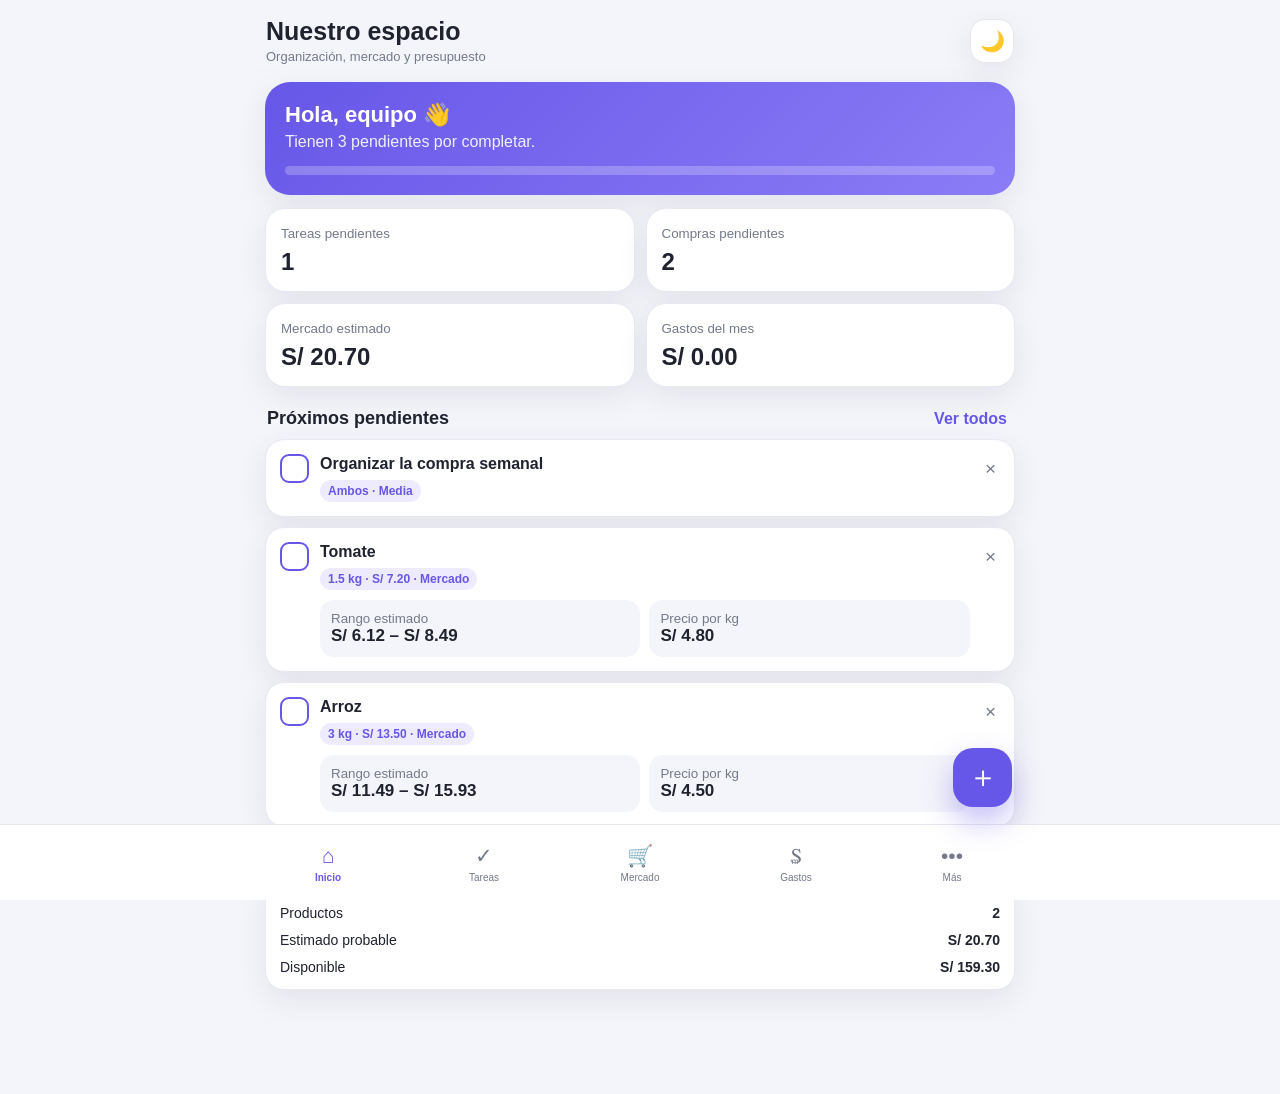
<file: nuestro_espacio_app_v2.html>
<!doctype html>
<html lang="es">
<head>
<meta charset="utf-8">
<meta name="viewport" content="width=device-width,initial-scale=1,viewport-fit=cover,user-scalable=no">
<meta name="theme-color" content="#6757e8">
<title>Nuestro Espacio — Mercado y hogar</title>
<style>
:root{--bg:#f4f5fa;--card:#fff;--text:#202230;--muted:#74798b;--primary:#6757e8;--primary2:#8b7cf6;--soft:#eeebff;--border:#e7e8f0;--success:#1cab69;--warning:#f39b25;--danger:#e45151;--shadow:0 10px 30px rgba(35,38,63,.08);--nav:76px}
body.dark{--bg:#11131a;--card:#1a1d26;--text:#f7f8fb;--muted:#a8adbb;--soft:#2a2747;--border:#2b303d;--shadow:0 12px 30px rgba(0,0,0,.28)}
*{box-sizing:border-box;-webkit-tap-highlight-color:transparent}html,body{margin:0;min-height:100%;background:var(--bg);color:var(--text);font-family:-apple-system,BlinkMacSystemFont,"Segoe UI",Roboto,Arial,sans-serif}body{padding-bottom:calc(var(--nav) + env(safe-area-inset-bottom))}button,input,select,textarea{font:inherit}button{cursor:pointer}.app{max-width:780px;margin:auto;min-height:100vh}.header{position:sticky;top:0;z-index:20;padding:calc(17px + env(safe-area-inset-top)) 16px 12px;background:linear-gradient(180deg,var(--bg) 78%,transparent);display:flex;justify-content:space-between;align-items:center}.header h1{font-size:25px;margin:0}.header p{margin:3px 0 0;color:var(--muted);font-size:13px}.icon{width:44px;height:44px;border:1px solid var(--border);border-radius:15px;background:var(--card);color:var(--text);box-shadow:var(--shadow);font-size:20px}.view{display:none;padding:6px 15px 28px}.view.active{display:block}.hero{padding:20px;border-radius:25px;color:#fff;background:linear-gradient(135deg,var(--primary),var(--primary2));box-shadow:var(--shadow)}.hero h2{margin:0 0 5px;font-size:22px}.hero p{margin:0;opacity:.9}.progress{height:9px;background:rgba(255,255,255,.23);border-radius:99px;margin-top:15px;overflow:hidden}.progress span{display:block;height:100%;background:#fff;border-radius:99px}.grid2{display:grid;grid-template-columns:1fr 1fr;gap:11px;margin-top:13px}.metric{background:var(--card);border:1px solid var(--border);border-radius:20px;padding:15px;box-shadow:var(--shadow)}.metric small{color:var(--muted)}.metric b{font-size:24px;display:block;margin-top:6px}.section-head{display:flex;align-items:center;justify-content:space-between;margin:21px 2px 10px}.section-head h2{font-size:18px;margin:0}.text-btn{border:0;background:none;color:var(--primary);font-weight:800}.list{display:flex;flex-direction:column;gap:10px}.card{background:var(--card);border:1px solid var(--border);border-radius:19px;padding:14px;box-shadow:var(--shadow)}.item{display:flex;gap:11px;align-items:flex-start}.check{width:29px;height:29px;flex:none;border:2px solid var(--primary);border-radius:9px;background:transparent;color:white;font-weight:900}.check.done{background:var(--primary)}.main{flex:1;min-width:0}.title{font-weight:800;line-height:1.25}.done .title{text-decoration:line-through;color:var(--muted)}.meta{display:flex;flex-wrap:wrap;gap:6px;margin-top:6px;color:var(--muted);font-size:12px}.pill{padding:4px 8px;border-radius:999px;background:var(--soft);color:var(--primary);font-weight:750}.pill.green{background:rgba(28,171,105,.12);color:var(--success)}.pill.orange{background:rgba(243,155,37,.14);color:#c87400}.actions{display:flex;gap:3px}.mini{border:0;background:transparent;color:var(--muted);font-size:19px;padding:4px}.filters{display:flex;gap:8px;overflow:auto;padding:2px 0 12px}.filter{white-space:nowrap;padding:9px 13px;border:1px solid var(--border);border-radius:999px;background:var(--card);color:var(--text)}.filter.active{background:var(--primary);border-color:var(--primary);color:#fff}.budget{background:var(--card);border:1px solid var(--border);border-radius:23px;padding:17px;box-shadow:var(--shadow);margin-bottom:13px}.budget-top{display:flex;justify-content:space-between;gap:12px;align-items:center}.budget-top strong{font-size:24px}.budget-line{display:flex;justify-content:space-between;margin-top:11px;font-size:14px}.range{margin-top:12px;padding-top:12px;border-top:1px solid var(--border);display:grid;grid-template-columns:repeat(3,1fr);gap:7px;text-align:center}.range div{padding:9px 5px;background:var(--bg);border-radius:13px}.range small{display:block;color:var(--muted);font-size:10px}.range b{font-size:13px}.notice{font-size:12px;color:var(--muted);padding:10px 12px;border:1px dashed var(--border);border-radius:14px;margin:10px 0}.store-tabs{display:grid;grid-template-columns:repeat(3,1fr);gap:7px;margin-bottom:12px}.store-tab{border:1px solid var(--border);background:var(--card);color:var(--text);border-radius:14px;padding:10px 4px;font-size:12px}.store-tab.active{background:var(--soft);color:var(--primary);border-color:var(--primary);font-weight:800}.pricebox{display:grid;grid-template-columns:1fr 1fr;gap:9px;margin-top:10px}.pricecell{background:var(--bg);border-radius:14px;padding:11px}.pricecell small{color:var(--muted);display:block}.pricecell b{font-size:17px}.empty{text-align:center;color:var(--muted);padding:27px 15px;background:var(--card);border:1px dashed var(--border);border-radius:19px}.note h3{margin:0 0 7px}.note p{margin:0;color:var(--muted);white-space:pre-wrap}.fab{position:fixed;right:18px;bottom:calc(var(--nav) + 17px + env(safe-area-inset-bottom));z-index:25;width:59px;height:59px;border:0;border-radius:20px;background:var(--primary);color:#fff;font-size:30px;box-shadow:0 14px 30px rgba(103,87,232,.38)}.nav{position:fixed;left:0;right:0;bottom:0;height:calc(var(--nav) + env(safe-area-inset-bottom));padding-bottom:env(safe-area-inset-bottom);background:var(--card);border-top:1px solid var(--border);z-index:23}.nav-inner{max-width:780px;margin:auto;height:var(--nav);display:grid;grid-template-columns:repeat(5,1fr)}.nav button{border:0;background:none;color:var(--muted);display:flex;flex-direction:column;align-items:center;justify-content:center;gap:4px;font-size:10px}.nav button span{font-size:21px}.nav button.active{color:var(--primary);font-weight:800}.modal{position:fixed;inset:0;background:rgba(10,12,19,.52);display:none;align-items:flex-end;z-index:60}.modal.open{display:flex}.sheet{width:100%;max-width:780px;margin:auto;background:var(--card);border-radius:28px 28px 0 0;padding:16px 17px calc(23px + env(safe-area-inset-bottom));max-height:91vh;overflow:auto}.handle{width:45px;height:5px;background:var(--border);border-radius:99px;margin:0 auto 14px}.sheet h2{margin:0 0 15px}.field{margin:11px 0}.field label{display:block;font-size:12px;font-weight:800;margin-bottom:6px}.field input,.field select,.field textarea{width:100%;padding:13px;border:1px solid var(--border);border-radius:14px;background:var(--bg);color:var(--text);font-size:16px;outline:none}.field textarea{min-height:86px;resize:vertical}.row{display:grid;grid-template-columns:1fr 1fr;gap:9px}.primary{width:100%;border:0;border-radius:16px;padding:15px;background:var(--primary);color:#fff;font-weight:850;margin-top:9px}.secondary{width:100%;border:1px solid var(--border);border-radius:16px;padding:13px;background:var(--card);color:var(--text);font-weight:750;margin-top:8px}.types{display:grid;grid-template-columns:1fr 1fr;gap:9px}.type{border:1px solid var(--border);background:var(--bg);color:var(--text);border-radius:18px;padding:17px;text-align:left}.type span{font-size:24px}.type b{display:block;margin-top:8px}.suggestions{border:1px solid var(--border);border-radius:14px;overflow:hidden;margin-top:6px;display:none}.suggestions.show{display:block}.suggestion{width:100%;border:0;border-bottom:1px solid var(--border);padding:11px;background:var(--card);color:var(--text);text-align:left}.suggestion:last-child{border-bottom:0}.estimate{padding:13px;border-radius:17px;background:var(--soft);margin:10px 0}.estimate-head{display:flex;justify-content:space-between;gap:12px}.estimate strong{color:var(--primary)}.settings{display:flex;flex-direction:column;gap:9px}.setting{display:flex;justify-content:space-between;align-items:center;gap:12px;background:var(--card);border:1px solid var(--border);border-radius:18px;padding:14px}.setting small{color:var(--muted);display:block;margin-top:3px}.switch{width:50px;height:30px;background:var(--border);border-radius:99px;padding:3px}.switch:after{content:"";display:block;width:24px;height:24px;background:#fff;border-radius:50%;transition:.2s}.switch.on{background:var(--primary)}.switch.on:after{transform:translateX(20px)}.toast{position:fixed;left:50%;bottom:calc(var(--nav) + 85px);transform:translateX(-50%);z-index:99;background:#20232d;color:#fff;padding:11px 16px;border-radius:999px;font-size:13px;display:none;max-width:88%;text-align:center}.toast.show{display:block}.history-row{display:flex;justify-content:space-between;gap:12px;padding:10px 0;border-bottom:1px solid var(--border)}.history-row:last-child{border-bottom:0}.danger{color:var(--danger)}
@media(min-width:700px){.fab{right:calc((100vw - 780px)/2 + 18px)}}
</style>
</head>
<body>
<div class="app">
<header class="header"><div><h1 id="pageTitle">Nuestro espacio</h1><p id="pageSubtitle">Organización, mercado y presupuesto</p></div><button class="icon" id="themeBtn">🌙</button></header>
<main>
<section class="view active" id="homeView">
<div class="hero"><h2>Hola, equipo 👋</h2><p id="heroText">Todo bajo control.</p><div class="progress"><span id="heroProgress"></span></div></div>
<div class="grid2"><div class="metric"><small>Tareas pendientes</small><b id="mTasks">0</b></div><div class="metric"><small>Compras pendientes</small><b id="mShopping">0</b></div><div class="metric"><small>Mercado estimado</small><b id="mMarket">S/ 0</b></div><div class="metric"><small>Gastos del mes</small><b id="mExpenses">S/ 0</b></div></div>
<div class="section-head"><h2>Próximos pendientes</h2><button class="text-btn" onclick="goTo('tasks')">Ver todos</button></div><div class="list" id="homeList"></div>
<div class="section-head"><h2>Resumen del mercado</h2><button class="text-btn" onclick="goTo('market')">Abrir lista</button></div><div id="homeMarket"></div>
</section>
<section class="view" id="tasksView"><div class="filters" id="taskFilters"><button class="filter active" data-filter="all">Todos</button><button class="filter" data-filter="pending">Pendientes</button><button class="filter" data-filter="done">Completados</button><button class="filter" data-filter="Yo">Yo</button><button class="filter" data-filter="Mi pareja">Mi pareja</button><button class="filter" data-filter="Ambos">Ambos</button></div><div class="list" id="taskList"></div></section>
<section class="view" id="marketView">
<div class="budget"><div class="budget-top"><div><small>Presupuesto del mercado</small><strong id="budgetValue">S/ 0</strong></div><button class="text-btn" onclick="editBudget()">Editar</button></div><div class="budget-line"><span>Estimado pendiente</span><b id="marketEstimated">S/ 0</b></div><div class="budget-line"><span>Disponible</span><b id="marketAvailable">S/ 0</b></div><div class="range"><div><small>MÍNIMO</small><b id="rangeMin">S/ 0</b></div><div><small>PROBABLE</small><b id="rangeMid">S/ 0</b></div><div><small>MÁXIMO</small><b id="rangeMax">S/ 0</b></div></div></div>
<div class="store-tabs" id="storeTabs"><button class="store-tab active" data-store="market">Mercado</button><button class="store-tab" data-store="supermarket">Supermercado</button><button class="store-tab" data-store="wholesale">Mayorista</button></div>
<div class="notice">Precios referenciales y editables. Pueden variar por distrito, temporada, calidad, presentación y promociones. La app aprende de los precios reales que registren.</div>
<div class="filters" id="shopFilters"><button class="filter active" data-filter="pending">Pendientes</button><button class="filter" data-filter="done">Comprados</button><button class="filter" data-filter="all">Todos</button></div><div class="list" id="shoppingList"></div>
</section>
<section class="view" id="moneyView"><div class="grid2"><div class="metric"><small>Gastos del mes</small><b id="moneyMonth">S/ 0</b></div><div class="metric"><small>Compras registradas</small><b id="purchaseCount">0</b></div></div><div class="section-head"><h2>Gastos</h2></div><div class="list" id="expenseList"></div><div class="section-head"><h2>Historial de precios</h2></div><div class="card" id="priceHistory"></div></section>
<section class="view" id="moreView"><div class="section-head"><h2>Notas compartidas</h2></div><div class="list" id="notesList"></div><div class="section-head"><h2>Ajustes</h2></div><div class="settings"><div class="setting"><div><b>Modo oscuro</b><small>Cambia la apariencia de la app</small></div><div class="switch" id="darkSwitch" onclick="toggleTheme()"></div></div><div class="setting"><div><b>Catálogo de precios</b><small id="catalogInfo"></small></div><button class="text-btn" onclick="openCatalog()">Editar</button></div><div class="setting"><div><b>Exportar respaldo</b><small>Descarga tareas, compras y precios</small></div><button class="text-btn" onclick="exportData()">Exportar</button></div><label class="setting"><div><b>Importar respaldo</b><small>Restaura un archivo JSON</small></div><span class="text-btn">Elegir</span><input id="importFile" type="file" accept="application/json" hidden></label><div class="setting"><div><b class="danger">Reiniciar aplicación</b><small>Elimina todos los datos locales</small></div><button class="text-btn danger" onclick="resetData()">Reiniciar</button></div></div></section>
</main>
<button class="fab" onclick="openTypes()">＋</button>
</div>
<nav class="nav"><div class="nav-inner"><button class="active" data-view="home"><span>⌂</span>Inicio</button><button data-view="tasks"><span>✓</span>Tareas</button><button data-view="market"><span>🛒</span>Mercado</button><button data-view="money"><span>₷</span>Gastos</button><button data-view="more"><span>•••</span>Más</button></div></nav>
<div class="modal" id="typeModal"><div class="sheet"><div class="handle"></div><h2>¿Qué deseas agregar?</h2><div class="types"><button class="type" onclick="openForm('task')"><span>✓</span><b>Tarea</b></button><button class="type" onclick="openForm('shopping')"><span>🛒</span><b>Compra</b></button><button class="type" onclick="openForm('expense')"><span>₷</span><b>Gasto</b></button><button class="type" onclick="openForm('note')"><span>📝</span><b>Nota</b></button></div><button class="secondary" onclick="closeModal('typeModal')">Cancelar</button></div></div>
<div class="modal" id="formModal"><div class="sheet"><div class="handle"></div><h2 id="formTitle"></h2><form id="itemForm"><div id="formFields"></div><button class="primary">Guardar</button><button type="button" class="secondary" onclick="closeModal('formModal')">Cancelar</button></form></div></div>
<div class="modal" id="purchaseModal"><div class="sheet"><div class="handle"></div><h2>Registrar compra real</h2><form id="purchaseForm"><input type="hidden" name="id"><div id="purchaseSummary" class="estimate"></div><div class="row"><div class="field"><label>Precio real total</label><input name="actualTotal" type="number" min="0" step="0.01" required></div><div class="field"><label>Lugar</label><input name="place" placeholder="Ej. Mercado local"></div></div><div class="field"><label>Fecha</label><input name="date" type="date" required></div><button class="primary">Marcar como comprado</button><button type="button" class="secondary" onclick="closeModal('purchaseModal')">Cancelar</button></form></div></div>
<div class="modal" id="catalogModal"><div class="sheet"><div class="handle"></div><h2>Catálogo de precios</h2><div class="field"><label>Buscar producto</label><input id="catalogSearch" placeholder="Tomate, arroz, leche..."></div><div class="list" id="catalogList"></div><button class="secondary" onclick="closeModal('catalogModal')">Cerrar</button></div></div>
<div class="toast" id="toast"></div>
<script>
const STORE_LABEL={market:'Mercado',supermarket:'Supermercado',wholesale:'Mayorista'};
const CATALOG=[
['Tomate','Verduras','kg',4.8,6.3,3.5],['Cebolla roja','Verduras','kg',3.6,5.2,2.8],['Papa blanca','Verduras','kg',3.2,4.5,2.4],['Papa amarilla','Verduras','kg',6.8,9.0,5.2],['Camote','Verduras','kg',3.5,5.0,2.7],['Zanahoria','Verduras','kg',3.2,4.8,2.4],['Limón','Frutas','kg',5.8,8.5,4.2],['Ajo','Verduras','kg',14,20,11],['Lechuga','Verduras','unidad',2.8,4.5,2.0],['Pepino','Verduras','kg',3.8,5.5,2.9],['Brócoli','Verduras','kg',6.5,9.0,5.0],['Espinaca','Verduras','atado',2.5,4.0,1.8],['Apio','Verduras','atado',2.8,4.5,2.0],['Culantro','Verduras','atado',1.2,2.0,.8],['Plátano de seda','Frutas','kg',4.2,5.8,3.2],['Manzana','Frutas','kg',6.5,9.0,5.0],['Naranja','Frutas','kg',4.0,5.8,3.1],['Mandarina','Frutas','kg',4.8,6.8,3.7],['Palta','Frutas','kg',9.5,13.5,7.5],['Papaya','Frutas','kg',4.5,6.5,3.4],['Piña','Frutas','unidad',7.5,11,6],['Uva','Frutas','kg',8.5,12,6.8],['Fresa','Frutas','kg',9,14,7],['Arroz','Abarrotes','kg',4.5,5.8,3.9],['Azúcar','Abarrotes','kg',4.2,5.4,3.7],['Aceite vegetal','Abarrotes','litro',9.5,12.5,8.5],['Fideos','Abarrotes','paquete 500 g',3.3,4.5,2.8],['Harina','Abarrotes','kg',4.8,6.2,4],['Avena','Abarrotes','kg',7.5,10,6],['Lentejas','Abarrotes','kg',7,9.5,5.8],['Frejoles','Abarrotes','kg',8,11,6.5],['Sal','Abarrotes','kg',2.3,3.2,1.8],['Atún','Abarrotes','lata',6.5,8.5,5.5],['Leche evaporada','Lácteos','lata',4.2,5.2,3.8],['Leche fresca','Lácteos','litro',5.5,7.2,4.8],['Yogurt','Lácteos','litro',7.5,10,6.5],['Queso fresco','Lácteos','kg',22,29,18],['Mantequilla','Lácteos','paquete 200 g',8.5,11,7.5],['Huevos','Proteínas','docena',10.5,13.5,9],['Pollo entero','Proteínas','kg',10.5,13,8.8],['Pechuga de pollo','Proteínas','kg',16,21,14],['Carne molida','Proteínas','kg',25,32,22],['Bistec de res','Proteínas','kg',32,42,28],['Pescado','Proteínas','kg',16,25,13],['Pan francés','Panadería','unidad',.35,.5,.3],['Pan de molde','Panadería','paquete',9,13,8],['Agua','Bebidas','botella 2.5 L',3.5,5,3],['Gaseosa','Bebidas','botella 3 L',9,12,8],['Café instantáneo','Abarrotes','frasco 100 g',13,18,11],['Té','Abarrotes','caja',5.5,8,4.5],['Papel higiénico','Limpieza','paquete 4 rollos',7.5,11,6.5],['Detergente','Limpieza','kg',10,14,8.5],['Lejía','Limpieza','litro',4,6,3.5],['Lavavajilla','Limpieza','botella 750 ml',6.5,9,5.5],['Limpiatodo','Limpieza','botella 900 ml',7,10,6],['Esponja','Limpieza','unidad',2,3.5,1.5],['Bolsas de basura','Limpieza','paquete',7,10,5.5],['Jabón de tocador','Higiene','unidad',3,4.5,2.5],['Champú','Higiene','botella 400 ml',18,26,15],['Pasta dental','Higiene','tubo',8,12,7],['Desodorante','Higiene','unidad',11,16,9],['Toallas húmedas','Bebé','paquete',9,14,8],['Pañales','Bebé','paquete',35,55,30]
].map((x,i)=>({id:'p'+i,name:x[0],category:x[1],unit:x[2],market:x[3],supermarket:x[4],wholesale:x[5],minFactor:.85,maxFactor:1.18}));
const seed={version:2,theme:'light',budget:180,preferredStore:'market',tasks:[{id:'t1',title:'Organizar la compra semanal',date:today(),priority:'Media',assigned:'Ambos',category:'Hogar',done:false}],shopping:[{id:'s1',productId:'p0',title:'Tomate',qty:1.5,unit:'kg',store:'market',unitPrice:4.8,minPrice:4.08,maxPrice:5.66,category:'Verduras',assigned:'Ambos',done:false},{id:'s2',productId:'p23',title:'Arroz',qty:3,unit:'kg',store:'market',unitPrice:4.5,minPrice:3.83,maxPrice:5.31,category:'Abarrotes',assigned:'Yo',done:false}],expenses:[],notes:[{id:'n1',title:'Ideas para la casa',text:'Agregar aquí ideas, medidas o cosas que quieran comprar más adelante.'}],priceHistory:[],customCatalog:[]};
let data=load(),currentType='',taskFilter='all',shopFilter='pending';
function today(){return new Date().toISOString().slice(0,10)}function uid(){return Date.now().toString(36)+Math.random().toString(36).slice(2,7)}function money(n){return 'S/ '+Number(n||0).toFixed(2)}function esc(s=''){return String(s).replace(/[&<>'"]/g,c=>({'&':'&amp;','<':'&lt;','>':'&gt;',"'":'&#39;','"':'&quot;'}[c]))}
function load(){try{const raw=JSON.parse(localStorage.getItem('nuestroEspacioV2'));if(raw)return migrate(raw)}catch{}return structuredClone(seed)}function migrate(x){return {...structuredClone(seed),...x,shopping:x.shopping||[],tasks:x.tasks||[],expenses:x.expenses||[],notes:x.notes||[],priceHistory:x.priceHistory||[],customCatalog:x.customCatalog||[]}}
function save(){localStorage.setItem('nuestroEspacioV2',JSON.stringify(data));renderAll()}
function catalog(){const overrides=new Map(data.customCatalog.map(x=>[x.id,x]));return CATALOG.map(x=>overrides.get(x.id)||x).concat(data.customCatalog.filter(x=>!CATALOG.some(b=>b.id===x.id)))}
function navInfo(){return{home:['Nuestro espacio','Organización, mercado y presupuesto'],tasks:['Tareas','Pendientes de ambos'],market:['Mercado','Lista inteligente con precios estimados'],money:['Gastos','Control e historial de precios'],more:['Más','Notas, catálogo y respaldo']}}
function goTo(v){document.querySelectorAll('.view').forEach(x=>x.classList.remove('active'));document.getElementById(v+'View').classList.add('active');document.querySelectorAll('.nav button').forEach(b=>b.classList.toggle('active',b.dataset.view===v));const i=navInfo()[v];pageTitle.textContent=i[0];pageSubtitle.textContent=i[1];renderAll()}
document.querySelector('.nav').onclick=e=>{const b=e.target.closest('button[data-view]');if(b)goTo(b.dataset.view)};
function itemCard(x,type){const isShop=type==='shopping';const meta=isShop?`${x.qty} ${x.unit} · ${money(x.unitPrice*x.qty)} · ${STORE_LABEL[x.store]||'Personalizado'}`:`${x.assigned||'Ambos'} · ${x.priority||x.category||''}`;return `<div class="card item ${x.done?'done':''}"><button class="check ${x.done?'done':''}" onclick="${isShop&&!x.done?`openPurchase('${x.id}')`:`toggleDone('${type}','${x.id}')`}">${x.done?'✓':''}</button><div class="main"><div class="title">${esc(x.title)}</div><div class="meta"><span class="pill">${esc(meta)}</span>${isShop&&x.source==='personal'?'<span class="pill orange">Precio personal</span>':''}</div>${isShop?`<div class="pricebox"><div class="pricecell"><small>Rango estimado</small><b>${money(x.minPrice*x.qty)} – ${money(x.maxPrice*x.qty)}</b></div><div class="pricecell"><small>Precio por ${esc(x.unit)}</small><b>${money(x.unitPrice)}</b></div></div>`:''}</div><div class="actions"><button class="mini" onclick="deleteItem('${type}','${x.id}')">×</button></div></div>`}
function renderHome(){const tp=data.tasks.filter(x=>!x.done),sp=data.shopping.filter(x=>!x.done),all=data.tasks.length+data.shopping.length,done=data.tasks.filter(x=>x.done).length+data.shopping.filter(x=>x.done).length,est=sp.reduce((a,x)=>a+x.qty*x.unitPrice,0),month=monthlyExpenses();mTasks.textContent=tp.length;mShopping.textContent=sp.length;mMarket.textContent=money(est);mExpenses.textContent=money(month);heroText.textContent=(tp.length+sp.length)?`Tienen ${tp.length+sp.length} pendientes por completar.`:'Todo bajo control. ¡Buen trabajo!';heroProgress.style.width=(all?done/all*100:100)+'%';const arr=[...tp.slice(0,3),...sp.slice(0,2)];homeList.innerHTML=arr.length?arr.map(x=>itemCard(x,data.shopping.includes(x)?'shopping':'task')).join(''):'<div class="empty">No tienen pendientes 🎉</div>';homeMarket.innerHTML=sp.length?`<div class="card"><div class="budget-line"><span>Productos</span><b>${sp.length}</b></div><div class="budget-line"><span>Estimado probable</span><b>${money(est)}</b></div><div class="budget-line"><span>Disponible</span><b>${money(data.budget-est)}</b></div></div>`:'<div class="empty">La lista del mercado está vacía</div>'}
function renderTasks(){let a=[...data.tasks];if(taskFilter==='pending')a=a.filter(x=>!x.done);else if(taskFilter==='done')a=a.filter(x=>x.done);else if(['Yo','Mi pareja','Ambos'].includes(taskFilter))a=a.filter(x=>x.assigned===taskFilter);taskList.innerHTML=a.length?a.map(x=>itemCard(x,'task')).join(''):'<div class="empty">No hay tareas en este filtro</div>'}
function renderMarket(){let a=[...data.shopping];if(shopFilter==='pending')a=a.filter(x=>!x.done);if(shopFilter==='done')a=a.filter(x=>x.done);shoppingList.innerHTML=a.length?a.map(x=>itemCard(x,'shopping')).join(''):'<div class="empty">No hay productos aquí</div>';const p=data.shopping.filter(x=>!x.done),mid=p.reduce((s,x)=>s+x.qty*x.unitPrice,0),min=p.reduce((s,x)=>s+x.qty*x.minPrice,0),max=p.reduce((s,x)=>s+x.qty*x.maxPrice,0);budgetValue.textContent=money(data.budget);marketEstimated.textContent=money(mid);marketAvailable.textContent=money(data.budget-mid);marketAvailable.style.color=data.budget-mid<0?'var(--danger)':'var(--success)';rangeMin.textContent=money(min);rangeMid.textContent=money(mid);rangeMax.textContent=money(max);document.querySelectorAll('.store-tab').forEach(b=>b.classList.toggle('active',b.dataset.store===data.preferredStore))}
function monthlyExpenses(){const n=new Date();return data.expenses.filter(x=>{const d=new Date(x.date+'T12:00:00');return d.getMonth()===n.getMonth()&&d.getFullYear()===n.getFullYear()}).reduce((s,x)=>s+Number(x.amount),0)}
function renderMoney(){moneyMonth.textContent=money(monthlyExpenses());purchaseCount.textContent=data.priceHistory.length;expenseList.innerHTML=data.expenses.length?data.expenses.map(x=>`<div class="card item"><div class="main"><div class="title">${esc(x.title)}</div><div class="meta"><span class="pill">${esc(x.date)} · ${esc(x.paidBy||'Ambos')}</span></div></div><b>${money(x.amount)}</b><button class="mini" onclick="deleteItem('expense','${x.id}')">×</button></div>`).join(''):'<div class="empty">Aún no registraron gastos</div>';priceHistory.innerHTML=data.priceHistory.length?data.priceHistory.slice(0,15).map(h=>`<div class="history-row"><div><b>${esc(h.title)}</b><div class="meta">${esc(h.date)} · ${esc(h.place||'Sin lugar')} · ${h.qty} ${esc(h.unit)}</div></div><div style="text-align:right"><b>${money(h.actualTotal)}</b><div class="meta">${money(h.unitActual)} / ${esc(h.unit)}</div></div></div>`).join(''):'<div class="empty">Al registrar compras reales, la app aprenderá sus precios.</div>'}
function renderMore(){notesList.innerHTML=data.notes.length?data.notes.map(n=>`<div class="card note"><div style="display:flex;justify-content:space-between"><h3>${esc(n.title)}</h3><button class="mini" onclick="deleteItem('note','${n.id}')">×</button></div><p>${esc(n.text)}</p></div>`).join(''):'<div class="empty">No hay notas compartidas</div>';catalogInfo.textContent=`${catalog().length} productos · precios editables`;darkSwitch.classList.toggle('on',data.theme==='dark')}
function renderAll(){renderHome();renderTasks();renderMarket();renderMoney();renderMore();applyTheme()}
function toggleDone(type,id){const arr=type==='shopping'?data.shopping:data.tasks,x=arr.find(v=>v.id===id);if(x){x.done=!x.done;save()}}
function deleteItem(type,id){const key=type==='task'?'tasks':type==='shopping'?'shopping':type==='expense'?'expenses':'notes';data[key]=data[key].filter(x=>x.id!==id);save();toast('Eliminado')}
function openTypes(){typeModal.classList.add('open')}function closeModal(id){document.getElementById(id).classList.remove('open')}
function openForm(type){currentType=type;closeModal('typeModal');formTitle.textContent={task:'Nueva tarea',shopping:'Agregar al mercado',expense:'Nuevo gasto',note:'Nueva nota'}[type];if(type==='task')formFields.innerHTML=`<div class="field"><label>Tarea</label><input name="title" required placeholder="Ej. Pagar internet"></div><div class="row"><div class="field"><label>Fecha</label><input name="date" type="date" value="${today()}"></div><div class="field"><label>Prioridad</label><select name="priority"><option>Alta</option><option selected>Media</option><option>Baja</option></select></div></div><div class="row"><div class="field"><label>Responsable</label><select name="assigned"><option>Yo</option><option>Mi pareja</option><option>Ambos</option></select></div><div class="field"><label>Categoría</label><input name="category" value="Hogar"></div></div>`;
if(type==='shopping')formFields.innerHTML=`<div class="field"><label>Producto</label><input id="productInput" name="title" autocomplete="off" required placeholder="Ej. Tomate"><div class="suggestions" id="suggestions"></div></div><input type="hidden" name="productId" id="productId"><div class="row"><div class="field"><label>Cantidad</label><input id="qtyInput" name="qty" type="number" min="0.01" step="0.01" value="1" required></div><div class="field"><label>Unidad</label><input id="unitInput" name="unit" value="unidad" required></div></div><div class="row"><div class="field"><label>Comprar en</label><select id="storeInput" name="store"><option value="market">Mercado</option><option value="supermarket">Supermercado</option><option value="wholesale">Mayorista</option></select></div><div class="field"><label>Responsable</label><select name="assigned"><option>Yo</option><option>Mi pareja</option><option>Ambos</option></select></div></div><div id="estimateBox" class="estimate"><div class="estimate-head"><span>Precio estimado</span><strong id="estimateTotal">S/ 0.00</strong></div><div class="meta" id="estimateMeta">Selecciona un producto del catálogo o escribe un precio manual.</div></div><div class="field"><label>Precio por unidad/peso (editable)</label><input id="manualPrice" name="unitPrice" type="number" min="0" step="0.01" value="0" required></div><div class="field"><label>Categoría</label><input id="categoryInput" name="category" value="Otros"></div>`;
if(type==='expense')formFields.innerHTML=`<div class="field"><label>Descripción</label><input name="title" required placeholder="Ej. Recibo de luz"></div><div class="row"><div class="field"><label>Monto</label><input name="amount" type="number" min="0" step="0.01" required></div><div class="field"><label>Fecha</label><input name="date" type="date" value="${today()}"></div></div><div class="field"><label>Pagó</label><select name="paidBy"><option>Yo</option><option>Mi pareja</option><option>Ambos</option></select></div>`;
if(type==='note')formFields.innerHTML=`<div class="field"><label>Título</label><input name="title" required></div><div class="field"><label>Contenido</label><textarea name="text" required></textarea></div>`;formModal.classList.add('open');if(type==='shopping')setupProductForm()}
function personalAverage(productId,store){const h=data.priceHistory.filter(x=>x.productId===productId&&(!store||x.store===store));if(!h.length)return null;return h.reduce((s,x)=>s+x.unitActual,0)/h.length}
function setupProductForm(){storeInput.value=data.preferredStore;const update=()=>{const q=Number(qtyInput.value||0),p=Number(manualPrice.value||0);estimateTotal.textContent=money(q*p);const prod=catalog().find(x=>x.id===productId.value);estimateMeta.textContent=prod?`Referencia para ${STORE_LABEL[storeInput.value]}. Rango aproximado: ${money(p*prod.minFactor*q)} – ${money(p*prod.maxFactor*q)}.`:'Precio manual; puedes guardarlo aunque no esté en el catálogo.'};productInput.oninput=()=>{const q=productInput.value.toLowerCase().trim(),matches=q?catalog().filter(x=>x.name.toLowerCase().includes(q)).slice(0,6):[];suggestions.innerHTML=matches.map(p=>`<button type="button" class="suggestion" data-id="${p.id}"><b>${esc(p.name)}</b><div class="meta">${esc(p.category)} · ${esc(p.unit)} · ${money(p[data.preferredStore])}</div></button>`).join('');suggestions.classList.toggle('show',!!matches.length)};suggestions.onclick=e=>{const b=e.target.closest('[data-id]');if(!b)return;selectProduct(b.dataset.id)};storeInput.onchange=()=>{const p=catalog().find(x=>x.id===productId.value);if(p){const avg=personalAverage(p.id,storeInput.value);manualPrice.value=(avg??p[storeInput.value]).toFixed(2)}update()};qtyInput.oninput=manualPrice.oninput=update;update()}
function selectProduct(id){const p=catalog().find(x=>x.id===id);if(!p)return;productId.value=p.id;productInput.value=p.name;unitInput.value=p.unit;categoryInput.value=p.category;const avg=personalAverage(p.id,storeInput.value);manualPrice.value=(avg??p[storeInput.value]).toFixed(2);suggestions.classList.remove('show');estimateMeta.textContent=avg?`Usando el promedio de sus compras anteriores en ${STORE_LABEL[storeInput.value]}.`:`Usando referencia de ${STORE_LABEL[storeInput.value]}.`;qtyInput.dispatchEvent(new Event('input'))}
itemForm.onsubmit=e=>{e.preventDefault();const o=Object.fromEntries(new FormData(e.target));o.id=uid();if(currentType==='task'){o.done=false;data.tasks.unshift(o)}else if(currentType==='shopping'){o.qty=Number(o.qty);o.unitPrice=Number(o.unitPrice);const p=catalog().find(x=>x.id===o.productId);o.minPrice=o.unitPrice*(p?.minFactor||.85);o.maxPrice=o.unitPrice*(p?.maxFactor||1.18);o.done=false;o.source=personalAverage(o.productId,o.store)!=null?'personal':'catalog';data.shopping.unshift(o)}else if(currentType==='expense'){o.amount=Number(o.amount);data.expenses.unshift(o)}else data.notes.unshift(o);closeModal('formModal');e.target.reset();save();toast('Guardado correctamente')}
function openPurchase(id){const x=data.shopping.find(v=>v.id===id);if(!x)return;purchaseForm.id.value=id;purchaseForm.actualTotal.value=(x.qty*x.unitPrice).toFixed(2);purchaseForm.place.value=STORE_LABEL[x.store]||'';purchaseForm.date.value=today();purchaseSummary.innerHTML=`<b>${esc(x.title)}</b><div class="meta">${x.qty} ${esc(x.unit)} · estimado ${money(x.qty*x.unitPrice)}</div>`;purchaseModal.classList.add('open')}
purchaseForm.onsubmit=e=>{e.preventDefault();const o=Object.fromEntries(new FormData(e.target)),x=data.shopping.find(v=>v.id===o.id);if(!x)return;x.done=true;x.actualTotal=Number(o.actualTotal);x.purchaseDate=o.date;data.priceHistory.unshift({id:uid(),productId:x.productId,title:x.title,qty:x.qty,unit:x.unit,store:x.store,estimatedTotal:x.qty*x.unitPrice,actualTotal:Number(o.actualTotal),unitActual:Number(o.actualTotal)/x.qty,place:o.place,date:o.date});data.expenses.unshift({id:uid(),title:'Mercado: '+x.title,amount:Number(o.actualTotal),date:o.date,paidBy:x.assigned||'Ambos'});closeModal('purchaseModal');save();toast('Compra registrada; el precio quedó aprendido')}
function editBudget(){const v=prompt('Presupuesto del mercado:',data.budget);if(v!==null&&!isNaN(v)){data.budget=Number(v);save()}}
taskFilters.onclick=e=>{const b=e.target.closest('.filter');if(!b)return;taskFilter=b.dataset.filter;taskFilters.querySelectorAll('.filter').forEach(x=>x.classList.toggle('active',x===b));renderTasks()};shopFilters.onclick=e=>{const b=e.target.closest('.filter');if(!b)return;shopFilter=b.dataset.filter;shopFilters.querySelectorAll('.filter').forEach(x=>x.classList.toggle('active',x===b));renderMarket()};storeTabs.onclick=e=>{const b=e.target.closest('.store-tab');if(!b)return;data.preferredStore=b.dataset.store;save();toast('Tipo de precio: '+STORE_LABEL[data.preferredStore])}
function openCatalog(){catalogModal.classList.add('open');renderCatalog('')}function renderCatalog(q){const a=catalog().filter(p=>p.name.toLowerCase().includes(q.toLowerCase())).slice(0,40);catalogList.innerHTML=a.map(p=>`<div class="card"><div class="title">${esc(p.name)}</div><div class="meta"><span class="pill">${esc(p.category)}</span><span>${esc(p.unit)}</span></div><div class="pricebox"><div class="pricecell"><small>Mercado</small><input data-id="${p.id}" data-k="market" value="${p.market}" type="number" step="0.01"></div><div class="pricecell"><small>Supermercado</small><input data-id="${p.id}" data-k="supermarket" value="${p.supermarket}" type="number" step="0.01"></div><div class="pricecell"><small>Mayorista</small><input data-id="${p.id}" data-k="wholesale" value="${p.wholesale}" type="number" step="0.01"></div><div class="pricecell"><small>Unidad</small><b>${esc(p.unit)}</b></div></div></div>`).join('')||'<div class="empty">No se encontraron productos</div>'}
catalogSearch.oninput=()=>renderCatalog(catalogSearch.value);catalogList.onchange=e=>{const i=e.target.closest('input[data-id]');if(!i)return;let p=data.customCatalog.find(x=>x.id===i.dataset.id);if(!p){const base=CATALOG.find(x=>x.id===i.dataset.id);p={...base};data.customCatalog.push(p)}p[i.dataset.k]=Number(i.value);save();renderCatalog(catalogSearch.value);toast('Precio personalizado guardado')}
function toggleTheme(){data.theme=data.theme==='dark'?'light':'dark';save()}function applyTheme(){document.body.classList.toggle('dark',data.theme==='dark');themeBtn.textContent=data.theme==='dark'?'☀️':'🌙'}themeBtn.onclick=toggleTheme;
function exportData(){const a=document.createElement('a'),blob=new Blob([JSON.stringify(data,null,2)],{type:'application/json'});a.href=URL.createObjectURL(blob);a.download='nuestro-espacio-respaldo.json';a.click();URL.revokeObjectURL(a.href);toast('Respaldo descargado')}
importFile.onchange=e=>{const f=e.target.files[0];if(!f)return;const r=new FileReader();r.onload=()=>{try{data=migrate(JSON.parse(r.result));save();toast('Respaldo importado')}catch{alert('Archivo inválido')}};r.readAsText(f)};
function resetData(){if(confirm('¿Eliminar todos los datos y volver al ejemplo inicial?')){data=structuredClone(seed);save();toast('Aplicación reiniciada')}}
function toast(t){const el=document.getElementById('toast');el.textContent=t;el.classList.add('show');clearTimeout(window.__tt);window.__tt=setTimeout(()=>el.classList.remove('show'),2200)}
document.querySelectorAll('.modal').forEach(m=>m.addEventListener('click',e=>{if(e.target===m)m.classList.remove('open')}));renderAll();
</script>
</body></html>
</file>
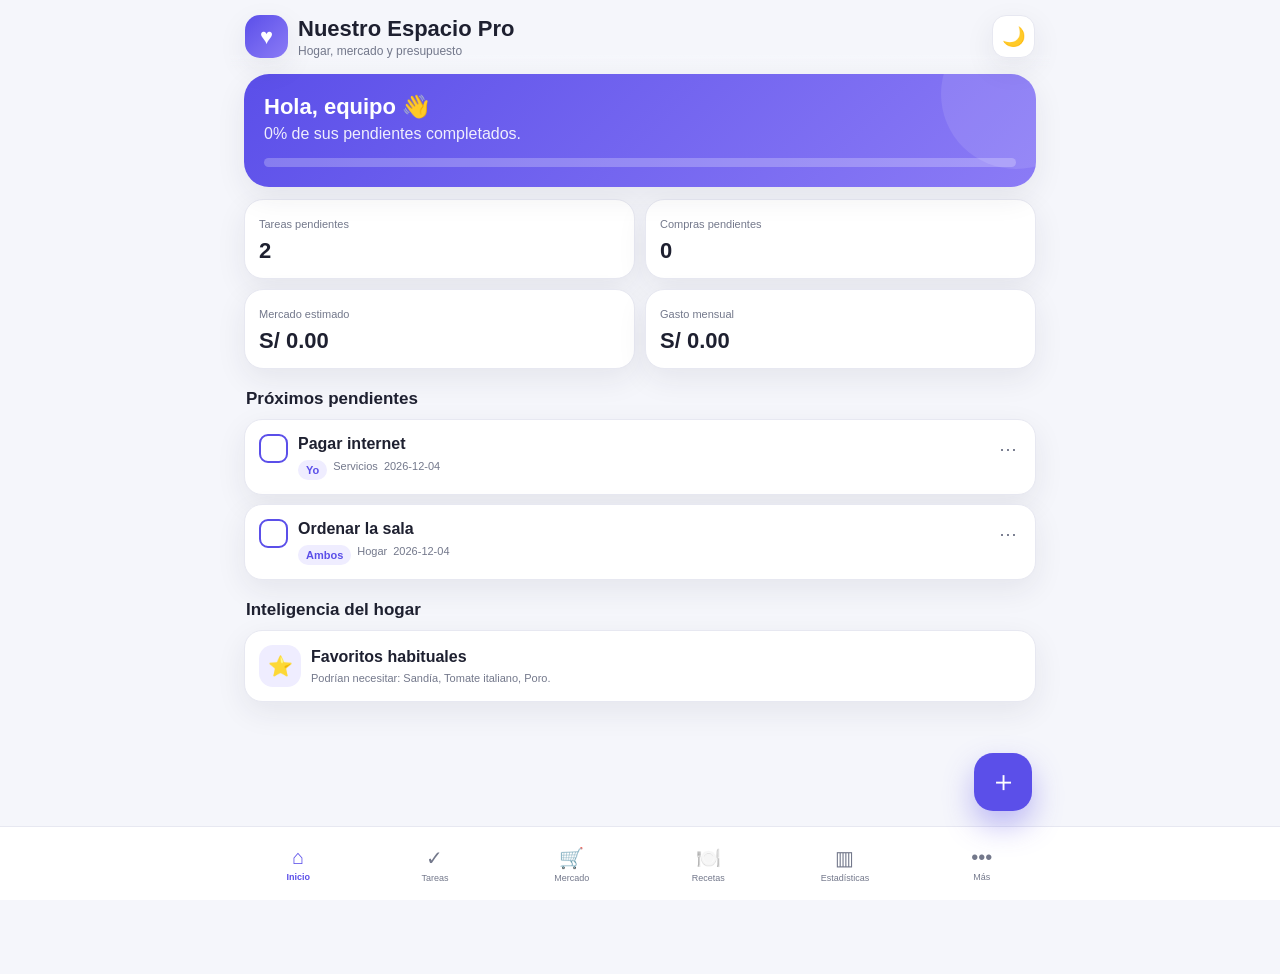
<file: nuestro_espacio_pro.html>
<!doctype html>
<html lang="es"><head><meta charset="utf-8"><meta name="viewport" content="width=device-width,initial-scale=1,viewport-fit=cover,user-scalable=no"><meta name="theme-color" content="#5b4fe9"><title>Nuestro Espacio Pro</title>
<style>
:root{--bg:#f5f6fb;--card:#fff;--text:#1e2030;--muted:#73788b;--primary:#5b4fe9;--primary2:#8b7bf6;--soft:#efedff;--border:#e7e8f1;--green:#19a968;--orange:#e99016;--red:#e24f56;--shadow:0 10px 30px rgba(34,38,65,.08);--nav:74px}body.dark{--bg:#101219;--card:#1a1d27;--text:#f6f7fb;--muted:#a7adbc;--soft:#292646;--border:#2c3140;--shadow:0 12px 30px rgba(0,0,0,.3)}*{box-sizing:border-box;-webkit-tap-highlight-color:transparent}html,body{margin:0;min-height:100%;font-family:-apple-system,BlinkMacSystemFont,"Segoe UI",Roboto,Arial,sans-serif;background:var(--bg);color:var(--text)}body{padding-bottom:calc(var(--nav) + env(safe-area-inset-bottom))}button,input,select,textarea{font:inherit}button{cursor:pointer}.app{max-width:820px;margin:auto;min-height:100vh}.header{position:sticky;top:0;z-index:20;padding:calc(15px + env(safe-area-inset-top)) 15px 11px;background:linear-gradient(180deg,var(--bg) 80%,transparent);display:flex;justify-content:space-between;align-items:center}.brand{display:flex;align-items:center;gap:10px}.logo{width:43px;height:43px;border-radius:15px;background:linear-gradient(135deg,var(--primary),var(--primary2));color:#fff;display:grid;place-items:center;font-size:22px;box-shadow:var(--shadow)}h1{font-size:22px;margin:0}.header p{margin:2px 0 0;color:var(--muted);font-size:12px}.icon{width:43px;height:43px;border:1px solid var(--border);border-radius:14px;background:var(--card);color:var(--text);box-shadow:var(--shadow);font-size:19px}.view{display:none;padding:5px 14px 28px}.view.active{display:block}.hero{padding:20px;border-radius:25px;color:#fff;background:linear-gradient(135deg,var(--primary),var(--primary2));box-shadow:var(--shadow);position:relative;overflow:hidden}.hero:after{content:"";position:absolute;width:150px;height:150px;border-radius:50%;background:rgba(255,255,255,.1);right:-55px;top:-55px}.hero h2{margin:0 0 5px;font-size:22px}.hero p{margin:0;opacity:.9}.progress{height:9px;background:rgba(255,255,255,.24);border-radius:99px;margin-top:15px;overflow:hidden}.progress span{display:block;height:100%;background:#fff;border-radius:99px}.grid2{display:grid;grid-template-columns:1fr 1fr;gap:10px;margin-top:12px}.metric,.card,.budget{background:var(--card);border:1px solid var(--border);box-shadow:var(--shadow)}.metric{border-radius:19px;padding:14px}.metric small{color:var(--muted);font-size:11px}.metric b{display:block;font-size:22px;margin-top:6px}.section-head{display:flex;justify-content:space-between;align-items:center;margin:20px 2px 10px}.section-head h2{font-size:17px;margin:0}.text-btn{border:0;background:none;color:var(--primary);font-weight:800}.list{display:flex;flex-direction:column;gap:9px}.card{border-radius:18px;padding:14px}.item{display:flex;gap:10px;align-items:flex-start}.check{width:29px;height:29px;border:2px solid var(--primary);border-radius:9px;background:transparent;color:#fff;flex:none;font-weight:900}.check.done{background:var(--primary)}.main{flex:1;min-width:0}.title{font-weight:800;line-height:1.25}.done .title{text-decoration:line-through;color:var(--muted)}.meta{display:flex;flex-wrap:wrap;gap:6px;margin-top:6px;color:var(--muted);font-size:11px}.pill{padding:4px 8px;border-radius:999px;background:var(--soft);color:var(--primary);font-weight:750}.pill.green{background:rgba(25,169,104,.12);color:var(--green)}.pill.orange{background:rgba(233,144,22,.13);color:var(--orange)}.pill.red{background:rgba(226,79,86,.12);color:var(--red)}.actions{display:flex}.mini{border:0;background:transparent;color:var(--muted);font-size:18px;padding:4px}.filters{display:flex;gap:7px;overflow:auto;padding:2px 0 11px}.filter{white-space:nowrap;padding:9px 12px;border:1px solid var(--border);border-radius:999px;background:var(--card);color:var(--text)}.filter.active{background:var(--primary);border-color:var(--primary);color:#fff}.budget{border-radius:22px;padding:16px;margin-bottom:12px}.budget-top,.budget-line{display:flex;justify-content:space-between;gap:10px;align-items:center}.budget-top strong{font-size:24px}.budget-line{margin-top:10px;font-size:13px}.range{margin-top:11px;padding-top:11px;border-top:1px solid var(--border);display:grid;grid-template-columns:repeat(3,1fr);gap:6px;text-align:center}.range div{background:var(--bg);padding:8px 4px;border-radius:12px}.range small{display:block;color:var(--muted);font-size:9px}.range b{font-size:12px}.store-tabs{display:grid;grid-template-columns:repeat(3,1fr);gap:6px;margin-bottom:11px}.store-tab{border:1px solid var(--border);background:var(--card);color:var(--text);border-radius:13px;padding:10px 3px;font-size:11px}.store-tab.active{background:var(--soft);color:var(--primary);border-color:var(--primary);font-weight:800}.search{position:relative;margin-bottom:11px}.search input{width:100%;padding:13px 14px 13px 42px;border:1px solid var(--border);border-radius:15px;background:var(--card);color:var(--text);font-size:16px}.search span{position:absolute;left:14px;top:12px}.chips{display:flex;gap:7px;overflow:auto;padding-bottom:10px}.chip{border:1px solid var(--border);background:var(--card);color:var(--text);padding:8px 11px;border-radius:999px;white-space:nowrap;font-size:11px}.chip.active{background:var(--primary);color:#fff}.recipe-grid{display:grid;grid-template-columns:1fr 1fr;gap:10px}.recipe{border-radius:19px;padding:15px;min-height:150px;background:var(--card);border:1px solid var(--border);box-shadow:var(--shadow);display:flex;flex-direction:column}.recipe .emoji{font-size:30px}.recipe h3{font-size:15px;margin:8px 0 4px}.recipe p{font-size:11px;color:var(--muted);margin:0;flex:1}.recipe button{border:0;border-radius:12px;padding:9px;background:var(--soft);color:var(--primary);font-weight:800;margin-top:10px}.chart{display:flex;align-items:flex-end;gap:8px;height:150px;padding:18px 8px 5px}.bar-wrap{flex:1;height:100%;display:flex;flex-direction:column;justify-content:flex-end;align-items:center;gap:5px}.bar{width:100%;max-width:38px;background:linear-gradient(180deg,var(--primary2),var(--primary));border-radius:9px 9px 4px 4px;min-height:3px}.bar-wrap small{font-size:9px;color:var(--muted)}.insight{display:flex;gap:10px;align-items:center}.insight-icon{width:42px;height:42px;border-radius:14px;background:var(--soft);display:grid;place-items:center;font-size:20px;flex:none}.empty{text-align:center;color:var(--muted);padding:25px 13px;background:var(--card);border:1px dashed var(--border);border-radius:18px}.fab{position:fixed;right:18px;bottom:calc(var(--nav) + 15px + env(safe-area-inset-bottom));z-index:25;width:58px;height:58px;border:0;border-radius:19px;background:var(--primary);color:#fff;font-size:29px;box-shadow:0 14px 30px rgba(91,79,233,.38)}.nav{position:fixed;left:0;right:0;bottom:0;height:calc(var(--nav) + env(safe-area-inset-bottom));padding-bottom:env(safe-area-inset-bottom);background:var(--card);border-top:1px solid var(--border);z-index:23}.nav-inner{max-width:820px;margin:auto;height:var(--nav);display:grid;grid-template-columns:repeat(6,1fr)}.nav button{border:0;background:none;color:var(--muted);display:flex;flex-direction:column;align-items:center;justify-content:center;gap:3px;font-size:9px}.nav button span{font-size:20px}.nav button.active{color:var(--primary);font-weight:800}.modal{position:fixed;inset:0;background:rgba(8,10,18,.55);display:none;align-items:flex-end;z-index:60}.modal.open{display:flex}.sheet{width:100%;max-width:820px;margin:auto;background:var(--card);border-radius:27px 27px 0 0;padding:15px 16px calc(22px + env(safe-area-inset-bottom));max-height:92vh;overflow:auto}.handle{width:44px;height:5px;background:var(--border);border-radius:99px;margin:0 auto 13px}.sheet h2{margin:0 0 14px;font-size:20px}.field{margin:10px 0}.field label{display:block;font-size:11px;font-weight:800;margin-bottom:6px}.field input,.field select,.field textarea{width:100%;padding:13px;border:1px solid var(--border);border-radius:13px;background:var(--bg);color:var(--text);font-size:16px}.field textarea{min-height:82px}.row{display:grid;grid-template-columns:1fr 1fr;gap:8px}.primary,.secondary{width:100%;border-radius:15px;padding:14px;font-weight:850;margin-top:8px}.primary{border:0;background:var(--primary);color:#fff}.secondary{border:1px solid var(--border);background:var(--card);color:var(--text)}.types{display:grid;grid-template-columns:1fr 1fr;gap:8px}.type{border:1px solid var(--border);background:var(--bg);color:var(--text);border-radius:17px;padding:15px;text-align:left}.type span{font-size:23px}.type b{display:block;margin-top:7px}.suggestions{border:1px solid var(--border);border-radius:13px;overflow:hidden;margin-top:5px;display:none;max-height:250px;overflow-y:auto}.suggestions.show{display:block}.suggestion{width:100%;border:0;border-bottom:1px solid var(--border);padding:10px;background:var(--card);color:var(--text);text-align:left}.estimate{padding:12px;border-radius:16px;background:var(--soft);margin:9px 0}.estimate-head{display:flex;justify-content:space-between;gap:10px}.estimate strong{color:var(--primary)}.settings{display:flex;flex-direction:column;gap:8px}.setting{display:flex;justify-content:space-between;align-items:center;gap:10px;background:var(--card);border:1px solid var(--border);border-radius:17px;padding:13px}.setting small{display:block;color:var(--muted);margin-top:3px}.fav{color:#f2ad25}.toast{position:fixed;left:50%;bottom:calc(var(--nav) + 80px);transform:translateX(-50%);z-index:99;background:#20232d;color:#fff;padding:10px 15px;border-radius:999px;font-size:12px;display:none;max-width:88%;text-align:center}.toast.show{display:block}.danger{color:var(--red)}@media(min-width:700px){.fab{right:calc((100vw - 820px)/2 + 18px)}}
</style></head><body><div class="app">
<header class="header"><div class="brand"><div class="logo">♥</div><div><h1 id="pageTitle">Nuestro Espacio Pro</h1><p id="pageSubtitle">Hogar, mercado y presupuesto</p></div></div><button class="icon" id="themeBtn">🌙</button></header>
<main>
<section class="view active" id="homeView"><div class="hero"><h2>Hola, equipo 👋</h2><p id="heroText">Todo bajo control.</p><div class="progress"><span id="heroProgress"></span></div></div><div class="grid2"><div class="metric"><small>Tareas pendientes</small><b id="mTasks">0</b></div><div class="metric"><small>Compras pendientes</small><b id="mShopping">0</b></div><div class="metric"><small>Mercado estimado</small><b id="mMarket">S/ 0</b></div><div class="metric"><small>Gasto mensual</small><b id="mExpenses">S/ 0</b></div></div><div class="section-head"><h2>Próximos pendientes</h2></div><div class="list" id="homeList"></div><div class="section-head"><h2>Inteligencia del hogar</h2></div><div class="list" id="insights"></div></section>
<section class="view" id="tasksView"><div class="filters" id="taskFilters"><button class="filter active" data-filter="pending">Pendientes</button><button class="filter" data-filter="all">Todas</button><button class="filter" data-filter="Yo">Yo</button><button class="filter" data-filter="Mi pareja">Mi pareja</button></div><div class="list" id="taskList"></div></section>
<section class="view" id="marketView"><div class="budget"><div class="budget-top"><div><small>Presupuesto disponible</small><strong id="budgetValue">S/ 0</strong></div><button class="text-btn" onclick="editBudget()">Editar</button></div><div class="budget-line"><span>Estimado actual</span><b id="estimatedValue">S/ 0</b></div><div class="budget-line"><span id="balanceLabel">Saldo restante</span><b id="balanceValue">S/ 0</b></div><div class="range"><div><small>MÍNIMO</small><b id="minValue">S/ 0</b></div><div><small>PROBABLE</small><b id="probValue">S/ 0</b></div><div><small>MÁXIMO</small><b id="maxValue">S/ 0</b></div></div></div><div class="store-tabs" id="storeTabs"><button class="store-tab" data-store="market">Mercado</button><button class="store-tab" data-store="supermarket">Supermercado</button><button class="store-tab" data-store="wholesale">Mayorista</button></div><div class="search"><span>🔎</span><input id="marketSearch" placeholder="Buscar en tu lista..."></div><div class="filters" id="shopFilters"><button class="filter active" data-filter="pending">Pendientes</button><button class="filter" data-filter="favorites">Favoritos</button><button class="filter" data-filter="done">Comprados</button><button class="filter" data-filter="all">Todos</button></div><div class="list" id="shoppingList"></div></section>
<section class="view" id="recipesView"><div class="search"><span>🔎</span><input id="recipeSearch" placeholder="Buscar receta..."></div><div class="recipe-grid" id="recipeGrid"></div></section>
<section class="view" id="statsView"><div class="grid2"><div class="metric"><small>Compras registradas</small><b id="sPurchases">0</b></div><div class="metric"><small>Ahorro vs estimado</small><b id="sSavings">S/ 0</b></div></div><div class="section-head"><h2>Gasto últimos 6 meses</h2></div><div class="card"><div class="chart" id="monthChart"></div></div><div class="section-head"><h2>Gasto por categoría</h2></div><div class="list" id="categoryStats"></div><div class="section-head"><h2>Historial de precios</h2></div><div class="list" id="priceHistory"></div></section>
<section class="view" id="moreView"><div class="settings"><div class="setting"><div><b>Catálogo Pro</b><small id="catalogCount"></small></div><button class="text-btn" onclick="openCatalog()">Abrir</button></div><div class="setting"><div><b>Favoritos</b><small>Productos usados con frecuencia</small></div><button class="text-btn" onclick="showFavorites()">Ver</button></div><div class="setting"><div><b>Gastos y notas</b><small>Registros adicionales del hogar</small></div><button class="text-btn" onclick="openRecords()">Abrir</button></div><div class="setting"><div><b>Exportar respaldo</b><small>Descarga todos tus datos</small></div><button class="text-btn" onclick="exportData()">Exportar</button></div><label class="setting"><div><b>Importar respaldo</b><small>Restaura un archivo JSON</small></div><input id="importFile" type="file" accept="application/json" hidden><span class="text-btn">Importar</span></label><div class="setting"><div><b>Reiniciar aplicación</b><small>Elimina los datos locales</small></div><button class="text-btn danger" onclick="resetData()">Reiniciar</button></div><div class="card"><b>Precios referenciales</b><p class="meta">Los precios son semillas editables para Lima. La app aprende con los precios reales que registran y prioriza su promedio personal.</p></div></div></section>
</main><button class="fab" id="fab">＋</button><nav class="nav"><div class="nav-inner"><button class="active" data-view="home"><span>⌂</span>Inicio</button><button data-view="tasks"><span>✓</span>Tareas</button><button data-view="market"><span>🛒</span>Mercado</button><button data-view="recipes"><span>🍽️</span>Recetas</button><button data-view="stats"><span>▥</span>Estadísticas</button><button data-view="more"><span>•••</span>Más</button></div></nav></div>
<div class="modal" id="typeModal"><div class="sheet"><div class="handle"></div><h2>¿Qué deseas agregar?</h2><div class="types"><button class="type" data-type="task"><span>✓</span><b>Tarea</b></button><button class="type" data-type="shopping"><span>🛒</span><b>Compra</b></button><button class="type" data-type="expense"><span>💰</span><b>Gasto</b></button><button class="type" data-type="note"><span>📝</span><b>Nota</b></button></div><button class="secondary" onclick="closeModal('typeModal')">Cancelar</button></div></div>
<div class="modal" id="formModal"><div class="sheet"><div class="handle"></div><h2 id="formTitle"></h2><form id="itemForm"><div id="formFields"></div><button class="primary">Guardar</button><button type="button" class="secondary" onclick="closeModal('formModal')">Cancelar</button></form></div></div>
<div class="modal" id="purchaseModal"><div class="sheet"><div class="handle"></div><h2>Registrar compra real</h2><div class="estimate" id="purchaseSummary"></div><form id="purchaseForm"><input type="hidden" name="id"><div class="field"><label>Precio total pagado</label><input name="actualTotal" type="number" min="0" step="0.01" required></div><div class="field"><label>Lugar de compra</label><input name="place" placeholder="Ej. Mercado de San Miguel"></div><div class="field"><label>Fecha</label><input name="date" type="date" required></div><button class="primary">Guardar y aprender precio</button><button type="button" class="secondary" onclick="closeModal('purchaseModal')">Cancelar</button></form></div></div>
<div class="modal" id="catalogModal"><div class="sheet"><div class="handle"></div><h2>Catálogo Pro</h2><div class="search"><span>🔎</span><input id="catalogSearch" placeholder="Buscar producto..."></div><div class="chips" id="catalogChips"></div><div class="list" id="catalogList"></div><button class="secondary" onclick="closeModal('catalogModal')">Cerrar</button></div></div>
<div class="modal" id="recordsModal"><div class="sheet"><div class="handle"></div><h2>Gastos y notas</h2><div class="section-head"><h2>Gastos</h2></div><div class="list" id="expenseList"></div><div class="section-head"><h2>Notas</h2></div><div class="list" id="noteList"></div><button class="secondary" onclick="closeModal('recordsModal')">Cerrar</button></div></div>
<div class="toast" id="toast"></div>
<script>
const CATALOG=[{"id":"p001","name":"Sandía","category":"Frutas","unit":"kg","market":2.8,"supermarket":3.5,"wholesale":2.3,"minFactor":0.85,"maxFactor":1.18},{"id":"p002","name":"Melón","category":"Frutas","unit":"kg","market":4.5,"supermarket":5.62,"wholesale":3.69,"minFactor":0.85,"maxFactor":1.18},{"id":"p003","name":"Piña","category":"Frutas","unit":"unidad","market":7.5,"supermarket":9.38,"wholesale":6.15,"minFactor":0.85,"maxFactor":1.18},{"id":"p004","name":"Papaya","category":"Frutas","unit":"kg","market":4.2,"supermarket":5.25,"wholesale":3.44,"minFactor":0.85,"maxFactor":1.18},{"id":"p005","name":"Plátano de seda","category":"Frutas","unit":"kg","market":4.3,"supermarket":5.38,"wholesale":3.53,"minFactor":0.85,"maxFactor":1.18},{"id":"p006","name":"Plátano de isla","category":"Frutas","unit":"kg","market":5.2,"supermarket":6.5,"wholesale":4.26,"minFactor":0.85,"maxFactor":1.18},{"id":"p007","name":"Plátano bellaco","category":"Frutas","unit":"unidad","market":1.1,"supermarket":1.38,"wholesale":0.9,"minFactor":0.85,"maxFactor":1.18},{"id":"p008","name":"Manzana delicia","category":"Frutas","unit":"kg","market":6.5,"supermarket":8.12,"wholesale":5.33,"minFactor":0.85,"maxFactor":1.18},{"id":"p009","name":"Manzana Israel","category":"Frutas","unit":"kg","market":7.2,"supermarket":9.0,"wholesale":5.9,"minFactor":0.85,"maxFactor":1.18},{"id":"p010","name":"Manzana verde","category":"Frutas","unit":"kg","market":8.0,"supermarket":10.0,"wholesale":6.56,"minFactor":0.85,"maxFactor":1.18},{"id":"p011","name":"Pera","category":"Frutas","unit":"kg","market":7.5,"supermarket":9.38,"wholesale":6.15,"minFactor":0.85,"maxFactor":1.18},{"id":"p012","name":"Mandarina","category":"Frutas","unit":"kg","market":4.2,"supermarket":5.25,"wholesale":3.44,"minFactor":0.85,"maxFactor":1.18},{"id":"p013","name":"Naranja","category":"Frutas","unit":"kg","market":3.8,"supermarket":4.75,"wholesale":3.12,"minFactor":0.85,"maxFactor":1.18},{"id":"p014","name":"Uva negra","category":"Frutas","unit":"kg","market":8.5,"supermarket":10.62,"wholesale":6.97,"minFactor":0.85,"maxFactor":1.18},{"id":"p015","name":"Uva verde","category":"Frutas","unit":"kg","market":10.0,"supermarket":12.5,"wholesale":8.2,"minFactor":0.85,"maxFactor":1.18},{"id":"p016","name":"Fresa","category":"Frutas","unit":"kg","market":9.5,"supermarket":11.88,"wholesale":7.79,"minFactor":0.85,"maxFactor":1.18},{"id":"p017","name":"Arándanos","category":"Frutas","unit":"caja","market":9.0,"supermarket":11.25,"wholesale":7.38,"minFactor":0.85,"maxFactor":1.18},{"id":"p018","name":"Mango","category":"Frutas","unit":"kg","market":5.5,"supermarket":6.88,"wholesale":4.51,"minFactor":0.85,"maxFactor":1.18},{"id":"p019","name":"Durazno","category":"Frutas","unit":"kg","market":9.0,"supermarket":11.25,"wholesale":7.38,"minFactor":0.85,"maxFactor":1.18},{"id":"p020","name":"Chirimoya","category":"Frutas","unit":"kg","market":9.5,"supermarket":11.88,"wholesale":7.79,"minFactor":0.85,"maxFactor":1.18},{"id":"p021","name":"Granadilla","category":"Frutas","unit":"kg","market":8.0,"supermarket":10.0,"wholesale":6.56,"minFactor":0.85,"maxFactor":1.18},{"id":"p022","name":"Maracuyá","category":"Frutas","unit":"kg","market":6.0,"supermarket":7.5,"wholesale":4.92,"minFactor":0.85,"maxFactor":1.18},{"id":"p023","name":"Palta fuerte","category":"Frutas","unit":"kg","market":9.0,"supermarket":11.25,"wholesale":7.38,"minFactor":0.85,"maxFactor":1.18},{"id":"p024","name":"Palta Hass","category":"Frutas","unit":"kg","market":11.0,"supermarket":13.75,"wholesale":9.02,"minFactor":0.85,"maxFactor":1.18},{"id":"p025","name":"Coco","category":"Frutas","unit":"unidad","market":5.0,"supermarket":6.25,"wholesale":4.1,"minFactor":0.85,"maxFactor":1.18},{"id":"p026","name":"Limón","category":"Frutas","unit":"kg","market":5.5,"supermarket":6.88,"wholesale":4.51,"minFactor":0.85,"maxFactor":1.18},{"id":"p027","name":"Tuna","category":"Frutas","unit":"kg","market":6.0,"supermarket":7.5,"wholesale":4.92,"minFactor":0.85,"maxFactor":1.18},{"id":"p028","name":"Aguaymanto","category":"Frutas","unit":"caja","market":7.0,"supermarket":8.75,"wholesale":5.74,"minFactor":0.85,"maxFactor":1.18},{"id":"p029","name":"Guayaba","category":"Frutas","unit":"kg","market":7.0,"supermarket":8.75,"wholesale":5.74,"minFactor":0.85,"maxFactor":1.18},{"id":"p030","name":"Ciruela","category":"Frutas","unit":"kg","market":9.0,"supermarket":11.25,"wholesale":7.38,"minFactor":0.85,"maxFactor":1.18},{"id":"p031","name":"Higo","category":"Frutas","unit":"kg","market":10.0,"supermarket":12.5,"wholesale":8.2,"minFactor":0.85,"maxFactor":1.18},{"id":"p032","name":"Toronja","category":"Frutas","unit":"kg","market":5.0,"supermarket":6.25,"wholesale":4.1,"minFactor":0.85,"maxFactor":1.18},{"id":"p033","name":"Tomate italiano","category":"Verduras","unit":"kg","market":4.8,"supermarket":6.0,"wholesale":3.94,"minFactor":0.85,"maxFactor":1.18},{"id":"p034","name":"Tomate cherry","category":"Verduras","unit":"bandeja","market":7.5,"supermarket":9.38,"wholesale":6.15,"minFactor":0.85,"maxFactor":1.18},{"id":"p035","name":"Cebolla roja","category":"Verduras","unit":"kg","market":3.8,"supermarket":4.75,"wholesale":3.12,"minFactor":0.85,"maxFactor":1.18},{"id":"p036","name":"Cebolla blanca","category":"Verduras","unit":"kg","market":4.2,"supermarket":5.25,"wholesale":3.44,"minFactor":0.85,"maxFactor":1.18},{"id":"p037","name":"Papa blanca","category":"Verduras","unit":"kg","market":3.0,"supermarket":3.75,"wholesale":2.46,"minFactor":0.85,"maxFactor":1.18},{"id":"p038","name":"Papa amarilla","category":"Verduras","unit":"kg","market":5.8,"supermarket":7.25,"wholesale":4.76,"minFactor":0.85,"maxFactor":1.18},{"id":"p039","name":"Papa yungay","category":"Verduras","unit":"kg","market":3.4,"supermarket":4.25,"wholesale":2.79,"minFactor":0.85,"maxFactor":1.18},{"id":"p040","name":"Papa huayro","category":"Verduras","unit":"kg","market":5.0,"supermarket":6.25,"wholesale":4.1,"minFactor":0.85,"maxFactor":1.18},{"id":"p041","name":"Camote amarillo","category":"Verduras","unit":"kg","market":3.5,"supermarket":4.38,"wholesale":2.87,"minFactor":0.85,"maxFactor":1.18},{"id":"p042","name":"Yuca","category":"Verduras","unit":"kg","market":3.8,"supermarket":4.75,"wholesale":3.12,"minFactor":0.85,"maxFactor":1.18},{"id":"p043","name":"Zanahoria","category":"Verduras","unit":"kg","market":3.5,"supermarket":4.38,"wholesale":2.87,"minFactor":0.85,"maxFactor":1.18},{"id":"p044","name":"Zapallo macre","category":"Verduras","unit":"kg","market":3.2,"supermarket":4.0,"wholesale":2.62,"minFactor":0.85,"maxFactor":1.18},{"id":"p045","name":"Zapallito italiano","category":"Verduras","unit":"kg","market":5.0,"supermarket":6.25,"wholesale":4.1,"minFactor":0.85,"maxFactor":1.18},{"id":"p046","name":"Pepino","category":"Verduras","unit":"kg","market":4.0,"supermarket":5.0,"wholesale":3.28,"minFactor":0.85,"maxFactor":1.18},{"id":"p047","name":"Pepinillo","category":"Verduras","unit":"kg","market":5.0,"supermarket":6.25,"wholesale":4.1,"minFactor":0.85,"maxFactor":1.18},{"id":"p048","name":"Lechuga americana","category":"Verduras","unit":"unidad","market":3.5,"supermarket":4.38,"wholesale":2.87,"minFactor":0.85,"maxFactor":1.18},{"id":"p049","name":"Lechuga crespa","category":"Verduras","unit":"unidad","market":3.0,"supermarket":3.75,"wholesale":2.46,"minFactor":0.85,"maxFactor":1.18},{"id":"p050","name":"Espinaca","category":"Verduras","unit":"atado","market":2.5,"supermarket":3.12,"wholesale":2.05,"minFactor":0.85,"maxFactor":1.18},{"id":"p051","name":"Acelga","category":"Verduras","unit":"atado","market":2.5,"supermarket":3.12,"wholesale":2.05,"minFactor":0.85,"maxFactor":1.18},{"id":"p052","name":"Brócoli","category":"Verduras","unit":"unidad","market":4.0,"supermarket":5.0,"wholesale":3.28,"minFactor":0.85,"maxFactor":1.18},{"id":"p053","name":"Coliflor","category":"Verduras","unit":"unidad","market":5.0,"supermarket":6.25,"wholesale":4.1,"minFactor":0.85,"maxFactor":1.18},{"id":"p054","name":"Apio","category":"Verduras","unit":"atado","market":3.0,"supermarket":3.75,"wholesale":2.46,"minFactor":0.85,"maxFactor":1.18},{"id":"p055","name":"Culantro","category":"Verduras","unit":"atado","market":1.5,"supermarket":1.88,"wholesale":1.23,"minFactor":0.85,"maxFactor":1.18},{"id":"p056","name":"Perejil","category":"Verduras","unit":"atado","market":1.5,"supermarket":1.88,"wholesale":1.23,"minFactor":0.85,"maxFactor":1.18},{"id":"p057","name":"Kion","category":"Verduras","unit":"kg","market":12.0,"supermarket":15.0,"wholesale":9.84,"minFactor":0.85,"maxFactor":1.18},{"id":"p058","name":"Ajo","category":"Verduras","unit":"kg","market":12.0,"supermarket":15.0,"wholesale":9.84,"minFactor":0.85,"maxFactor":1.18},{"id":"p059","name":"Ají amarillo","category":"Verduras","unit":"kg","market":8.0,"supermarket":10.0,"wholesale":6.56,"minFactor":0.85,"maxFactor":1.18},{"id":"p060","name":"Ají limo","category":"Verduras","unit":"kg","market":10.0,"supermarket":12.5,"wholesale":8.2,"minFactor":0.85,"maxFactor":1.18},{"id":"p061","name":"Rocoto","category":"Verduras","unit":"kg","market":7.0,"supermarket":8.75,"wholesale":5.74,"minFactor":0.85,"maxFactor":1.18},{"id":"p062","name":"Pimiento rojo","category":"Verduras","unit":"kg","market":8.0,"supermarket":10.0,"wholesale":6.56,"minFactor":0.85,"maxFactor":1.18},{"id":"p063","name":"Pimiento verde","category":"Verduras","unit":"kg","market":7.0,"supermarket":8.75,"wholesale":5.74,"minFactor":0.85,"maxFactor":1.18},{"id":"p064","name":"Beterraga","category":"Verduras","unit":"kg","market":4.0,"supermarket":5.0,"wholesale":3.28,"minFactor":0.85,"maxFactor":1.18},{"id":"p065","name":"Nabo","category":"Verduras","unit":"kg","market":4.0,"supermarket":5.0,"wholesale":3.28,"minFactor":0.85,"maxFactor":1.18},{"id":"p066","name":"Rabanito","category":"Verduras","unit":"atado","market":2.5,"supermarket":3.12,"wholesale":2.05,"minFactor":0.85,"maxFactor":1.18},{"id":"p067","name":"Vainita","category":"Verduras","unit":"kg","market":7.0,"supermarket":8.75,"wholesale":5.74,"minFactor":0.85,"maxFactor":1.18},{"id":"p068","name":"Arveja fresca","category":"Verduras","unit":"kg","market":8.0,"supermarket":10.0,"wholesale":6.56,"minFactor":0.85,"maxFactor":1.18},{"id":"p069","name":"Choclo","category":"Verduras","unit":"unidad","market":2.0,"supermarket":2.5,"wholesale":1.64,"minFactor":0.85,"maxFactor":1.18},{"id":"p070","name":"Habas","category":"Verduras","unit":"kg","market":6.0,"supermarket":7.5,"wholesale":4.92,"minFactor":0.85,"maxFactor":1.18},{"id":"p071","name":"Caigua","category":"Verduras","unit":"kg","market":5.0,"supermarket":6.25,"wholesale":4.1,"minFactor":0.85,"maxFactor":1.18},{"id":"p072","name":"Berenjena","category":"Verduras","unit":"kg","market":7.0,"supermarket":8.75,"wholesale":5.74,"minFactor":0.85,"maxFactor":1.18},{"id":"p073","name":"Champiñones","category":"Verduras","unit":"bandeja","market":8.5,"supermarket":10.62,"wholesale":6.97,"minFactor":0.85,"maxFactor":1.18},{"id":"p074","name":"Col china","category":"Verduras","unit":"unidad","market":4.5,"supermarket":5.62,"wholesale":3.69,"minFactor":0.85,"maxFactor":1.18},{"id":"p075","name":"Poro","category":"Verduras","unit":"unidad","market":2.0,"supermarket":2.5,"wholesale":1.64,"minFactor":0.85,"maxFactor":1.18},{"id":"p076","name":"Arroz extra","category":"Abarrotes","unit":"kg","market":4.8,"supermarket":6.0,"wholesale":3.94,"minFactor":0.85,"maxFactor":1.18},{"id":"p077","name":"Arroz superior","category":"Abarrotes","unit":"kg","market":4.2,"supermarket":5.25,"wholesale":3.44,"minFactor":0.85,"maxFactor":1.18},{"id":"p078","name":"Azúcar rubia","category":"Abarrotes","unit":"kg","market":4.0,"supermarket":5.0,"wholesale":3.28,"minFactor":0.85,"maxFactor":1.18},{"id":"p079","name":"Azúcar blanca","category":"Abarrotes","unit":"kg","market":4.4,"supermarket":5.5,"wholesale":3.61,"minFactor":0.85,"maxFactor":1.18},{"id":"p080","name":"Aceite vegetal","category":"Abarrotes","unit":"litro","market":10.5,"supermarket":13.12,"wholesale":8.61,"minFactor":0.85,"maxFactor":1.18},{"id":"p081","name":"Aceite de oliva","category":"Abarrotes","unit":"botella","market":28.0,"supermarket":35.0,"wholesale":22.96,"minFactor":0.85,"maxFactor":1.18},{"id":"p082","name":"Fideos spaghetti","category":"Abarrotes","unit":"paquete","market":4.0,"supermarket":5.0,"wholesale":3.28,"minFactor":0.85,"maxFactor":1.18},{"id":"p083","name":"Fideos tallarín","category":"Abarrotes","unit":"paquete","market":4.0,"supermarket":5.0,"wholesale":3.28,"minFactor":0.85,"maxFactor":1.18},{"id":"p084","name":"Harina sin preparar","category":"Abarrotes","unit":"kg","market":5.0,"supermarket":6.25,"wholesale":4.1,"minFactor":0.85,"maxFactor":1.18},{"id":"p085","name":"Harina preparada","category":"Abarrotes","unit":"kg","market":5.5,"supermarket":6.88,"wholesale":4.51,"minFactor":0.85,"maxFactor":1.18},{"id":"p086","name":"Avena","category":"Abarrotes","unit":"bolsa","market":5.0,"supermarket":6.25,"wholesale":4.1,"minFactor":0.85,"maxFactor":1.18},{"id":"p087","name":"Lentejas","category":"Abarrotes","unit":"kg","market":7.0,"supermarket":8.75,"wholesale":5.74,"minFactor":0.85,"maxFactor":1.18},{"id":"p088","name":"Frejol canario","category":"Abarrotes","unit":"kg","market":9.0,"supermarket":11.25,"wholesale":7.38,"minFactor":0.85,"maxFactor":1.18},{"id":"p089","name":"Frejol panamito","category":"Abarrotes","unit":"kg","market":8.0,"supermarket":10.0,"wholesale":6.56,"minFactor":0.85,"maxFactor":1.18},{"id":"p090","name":"Pallares","category":"Abarrotes","unit":"kg","market":10.0,"supermarket":12.5,"wholesale":8.2,"minFactor":0.85,"maxFactor":1.18},{"id":"p091","name":"Garbanzos","category":"Abarrotes","unit":"kg","market":9.0,"supermarket":11.25,"wholesale":7.38,"minFactor":0.85,"maxFactor":1.18},{"id":"p092","name":"Quinua","category":"Abarrotes","unit":"kg","market":12.0,"supermarket":15.0,"wholesale":9.84,"minFactor":0.85,"maxFactor":1.18},{"id":"p093","name":"Kiwicha","category":"Abarrotes","unit":"kg","market":11.0,"supermarket":13.75,"wholesale":9.02,"minFactor":0.85,"maxFactor":1.18},{"id":"p094","name":"Sal de mesa","category":"Abarrotes","unit":"kg","market":2.5,"supermarket":3.12,"wholesale":2.05,"minFactor":0.85,"maxFactor":1.18},{"id":"p095","name":"Vinagre blanco","category":"Abarrotes","unit":"botella","market":4.0,"supermarket":5.0,"wholesale":3.28,"minFactor":0.85,"maxFactor":1.18},{"id":"p096","name":"Sillao","category":"Abarrotes","unit":"botella","market":5.5,"supermarket":6.88,"wholesale":4.51,"minFactor":0.85,"maxFactor":1.18},{"id":"p097","name":"Salsa de tomate","category":"Abarrotes","unit":"sobre","market":2.5,"supermarket":3.12,"wholesale":2.05,"minFactor":0.85,"maxFactor":1.18},{"id":"p098","name":"Mayonesa","category":"Abarrotes","unit":"frasco","market":8.0,"supermarket":10.0,"wholesale":6.56,"minFactor":0.85,"maxFactor":1.18},{"id":"p099","name":"Mostaza","category":"Abarrotes","unit":"frasco","market":5.0,"supermarket":6.25,"wholesale":4.1,"minFactor":0.85,"maxFactor":1.18},{"id":"p100","name":"Atún","category":"Abarrotes","unit":"lata","market":6.5,"supermarket":8.12,"wholesale":5.33,"minFactor":0.85,"maxFactor":1.18},{"id":"p101","name":"Conserva de pescado","category":"Abarrotes","unit":"lata","market":5.0,"supermarket":6.25,"wholesale":4.1,"minFactor":0.85,"maxFactor":1.18},{"id":"p102","name":"Leche evaporada","category":"Abarrotes","unit":"lata","market":4.2,"supermarket":5.25,"wholesale":3.44,"minFactor":0.85,"maxFactor":1.18},{"id":"p103","name":"Leche UHT","category":"Abarrotes","unit":"litro","market":5.2,"supermarket":6.5,"wholesale":4.26,"minFactor":0.85,"maxFactor":1.18},{"id":"p104","name":"Café instantáneo","category":"Abarrotes","unit":"frasco","market":18.0,"supermarket":22.5,"wholesale":14.76,"minFactor":0.85,"maxFactor":1.18},{"id":"p105","name":"Cocoa","category":"Abarrotes","unit":"bolsa","market":8.0,"supermarket":10.0,"wholesale":6.56,"minFactor":0.85,"maxFactor":1.18},{"id":"p106","name":"Té","category":"Abarrotes","unit":"caja","market":5.5,"supermarket":6.88,"wholesale":4.51,"minFactor":0.85,"maxFactor":1.18},{"id":"p107","name":"Manzanilla","category":"Abarrotes","unit":"caja","market":5.0,"supermarket":6.25,"wholesale":4.1,"minFactor":0.85,"maxFactor":1.18},{"id":"p108","name":"Pan de molde","category":"Abarrotes","unit":"paquete","market":8.5,"supermarket":10.62,"wholesale":6.97,"minFactor":0.85,"maxFactor":1.18},{"id":"p109","name":"Galletas de soda","category":"Abarrotes","unit":"paquete","market":4.5,"supermarket":5.62,"wholesale":3.69,"minFactor":0.85,"maxFactor":1.18},{"id":"p110","name":"Mermelada","category":"Abarrotes","unit":"frasco","market":8.0,"supermarket":10.0,"wholesale":6.56,"minFactor":0.85,"maxFactor":1.18},{"id":"p111","name":"Miel","category":"Abarrotes","unit":"frasco","market":14.0,"supermarket":17.5,"wholesale":11.48,"minFactor":0.85,"maxFactor":1.18},{"id":"p112","name":"Maíz cancha","category":"Abarrotes","unit":"kg","market":7.0,"supermarket":8.75,"wholesale":5.74,"minFactor":0.85,"maxFactor":1.18},{"id":"p113","name":"Maíz pop corn","category":"Abarrotes","unit":"kg","market":7.0,"supermarket":8.75,"wholesale":5.74,"minFactor":0.85,"maxFactor":1.18},{"id":"p114","name":"Chuño","category":"Abarrotes","unit":"kg","market":8.0,"supermarket":10.0,"wholesale":6.56,"minFactor":0.85,"maxFactor":1.18},{"id":"p115","name":"Maicena","category":"Abarrotes","unit":"caja","market":5.0,"supermarket":6.25,"wholesale":4.1,"minFactor":0.85,"maxFactor":1.18},{"id":"p116","name":"Gelatina","category":"Abarrotes","unit":"caja","market":3.0,"supermarket":3.75,"wholesale":2.46,"minFactor":0.85,"maxFactor":1.18},{"id":"p117","name":"Flan","category":"Abarrotes","unit":"caja","market":3.5,"supermarket":4.38,"wholesale":2.87,"minFactor":0.85,"maxFactor":1.18},{"id":"p118","name":"Pollo entero","category":"Carnes y pescados","unit":"kg","market":10.5,"supermarket":13.12,"wholesale":8.61,"minFactor":0.85,"maxFactor":1.18},{"id":"p119","name":"Pechuga de pollo","category":"Carnes y pescados","unit":"kg","market":18.0,"supermarket":22.5,"wholesale":14.76,"minFactor":0.85,"maxFactor":1.18},{"id":"p120","name":"Pierna de pollo","category":"Carnes y pescados","unit":"kg","market":12.0,"supermarket":15.0,"wholesale":9.84,"minFactor":0.85,"maxFactor":1.18},{"id":"p121","name":"Filete de pollo","category":"Carnes y pescados","unit":"kg","market":20.0,"supermarket":25.0,"wholesale":16.4,"minFactor":0.85,"maxFactor":1.18},{"id":"p122","name":"Carne molida","category":"Carnes y pescados","unit":"kg","market":22.0,"supermarket":27.5,"wholesale":18.04,"minFactor":0.85,"maxFactor":1.18},{"id":"p123","name":"Bistec de res","category":"Carnes y pescados","unit":"kg","market":30.0,"supermarket":37.5,"wholesale":24.6,"minFactor":0.85,"maxFactor":1.18},{"id":"p124","name":"Lomo fino","category":"Carnes y pescados","unit":"kg","market":48.0,"supermarket":60.0,"wholesale":39.36,"minFactor":0.85,"maxFactor":1.18},{"id":"p125","name":"Carne para guiso","category":"Carnes y pescados","unit":"kg","market":25.0,"supermarket":31.25,"wholesale":20.5,"minFactor":0.85,"maxFactor":1.18},{"id":"p126","name":"Chuleta de cerdo","category":"Carnes y pescados","unit":"kg","market":22.0,"supermarket":27.5,"wholesale":18.04,"minFactor":0.85,"maxFactor":1.18},{"id":"p127","name":"Panceta de cerdo","category":"Carnes y pescados","unit":"kg","market":25.0,"supermarket":31.25,"wholesale":20.5,"minFactor":0.85,"maxFactor":1.18},{"id":"p128","name":"Costilla de cerdo","category":"Carnes y pescados","unit":"kg","market":24.0,"supermarket":30.0,"wholesale":19.68,"minFactor":0.85,"maxFactor":1.18},{"id":"p129","name":"Hígado de res","category":"Carnes y pescados","unit":"kg","market":14.0,"supermarket":17.5,"wholesale":11.48,"minFactor":0.85,"maxFactor":1.18},{"id":"p130","name":"Pavita molida","category":"Carnes y pescados","unit":"kg","market":20.0,"supermarket":25.0,"wholesale":16.4,"minFactor":0.85,"maxFactor":1.18},{"id":"p131","name":"Pescado bonito","category":"Carnes y pescados","unit":"kg","market":12.0,"supermarket":15.0,"wholesale":9.84,"minFactor":0.85,"maxFactor":1.18},{"id":"p132","name":"Jurel","category":"Carnes y pescados","unit":"kg","market":10.0,"supermarket":12.5,"wholesale":8.2,"minFactor":0.85,"maxFactor":1.18},{"id":"p133","name":"Caballa","category":"Carnes y pescados","unit":"kg","market":11.0,"supermarket":13.75,"wholesale":9.02,"minFactor":0.85,"maxFactor":1.18},{"id":"p134","name":"Merluza","category":"Carnes y pescados","unit":"kg","market":18.0,"supermarket":22.5,"wholesale":14.76,"minFactor":0.85,"maxFactor":1.18},{"id":"p135","name":"Tilapia","category":"Carnes y pescados","unit":"kg","market":20.0,"supermarket":25.0,"wholesale":16.4,"minFactor":0.85,"maxFactor":1.18},{"id":"p136","name":"Salmón","category":"Carnes y pescados","unit":"kg","market":55.0,"supermarket":68.75,"wholesale":45.1,"minFactor":0.85,"maxFactor":1.18},{"id":"p137","name":"Langostinos","category":"Carnes y pescados","unit":"kg","market":38.0,"supermarket":47.5,"wholesale":31.16,"minFactor":0.85,"maxFactor":1.18},{"id":"p138","name":"Calamar","category":"Carnes y pescados","unit":"kg","market":22.0,"supermarket":27.5,"wholesale":18.04,"minFactor":0.85,"maxFactor":1.18},{"id":"p139","name":"Pulpo","category":"Carnes y pescados","unit":"kg","market":35.0,"supermarket":43.75,"wholesale":28.7,"minFactor":0.85,"maxFactor":1.18},{"id":"p140","name":"Huevos","category":"Carnes y pescados","unit":"docena","market":9.5,"supermarket":11.88,"wholesale":7.79,"minFactor":0.85,"maxFactor":1.18},{"id":"p141","name":"Jamón","category":"Carnes y pescados","unit":"paquete","market":9.0,"supermarket":11.25,"wholesale":7.38,"minFactor":0.85,"maxFactor":1.18},{"id":"p142","name":"Hot dog","category":"Carnes y pescados","unit":"paquete","market":8.0,"supermarket":10.0,"wholesale":6.56,"minFactor":0.85,"maxFactor":1.18},{"id":"p143","name":"Chorizo","category":"Carnes y pescados","unit":"paquete","market":12.0,"supermarket":15.0,"wholesale":9.84,"minFactor":0.85,"maxFactor":1.18},{"id":"p144","name":"Yogurt","category":"Lácteos","unit":"litro","market":7.5,"supermarket":9.38,"wholesale":6.15,"minFactor":0.85,"maxFactor":1.18},{"id":"p145","name":"Yogurt griego","category":"Lácteos","unit":"unidad","market":5.5,"supermarket":6.88,"wholesale":4.51,"minFactor":0.85,"maxFactor":1.18},{"id":"p146","name":"Queso fresco","category":"Lácteos","unit":"kg","market":22.0,"supermarket":27.5,"wholesale":18.04,"minFactor":0.85,"maxFactor":1.18},{"id":"p147","name":"Queso edam","category":"Lácteos","unit":"kg","market":32.0,"supermarket":40.0,"wholesale":26.24,"minFactor":0.85,"maxFactor":1.18},{"id":"p148","name":"Queso parmesano","category":"Lácteos","unit":"bolsa","market":12.0,"supermarket":15.0,"wholesale":9.84,"minFactor":0.85,"maxFactor":1.18},{"id":"p149","name":"Mantequilla","category":"Lácteos","unit":"barra","market":8.5,"supermarket":10.62,"wholesale":6.97,"minFactor":0.85,"maxFactor":1.18},{"id":"p150","name":"Margarina","category":"Lácteos","unit":"barra","market":5.5,"supermarket":6.88,"wholesale":4.51,"minFactor":0.85,"maxFactor":1.18},{"id":"p151","name":"Crema de leche","category":"Lácteos","unit":"caja","market":7.0,"supermarket":8.75,"wholesale":5.74,"minFactor":0.85,"maxFactor":1.18},{"id":"p152","name":"Leche condensada","category":"Lácteos","unit":"lata","market":6.5,"supermarket":8.12,"wholesale":5.33,"minFactor":0.85,"maxFactor":1.18},{"id":"p153","name":"Manjar blanco","category":"Lácteos","unit":"frasco","market":9.0,"supermarket":11.25,"wholesale":7.38,"minFactor":0.85,"maxFactor":1.18},{"id":"p154","name":"Helado","category":"Lácteos","unit":"litro","market":17.0,"supermarket":21.25,"wholesale":13.94,"minFactor":0.85,"maxFactor":1.18},{"id":"p155","name":"Detergente","category":"Limpieza","unit":"kg","market":10.0,"supermarket":12.5,"wholesale":8.2,"minFactor":0.85,"maxFactor":1.18},{"id":"p156","name":"Jabón para ropa","category":"Limpieza","unit":"barra","market":3.0,"supermarket":3.75,"wholesale":2.46,"minFactor":0.85,"maxFactor":1.18},{"id":"p157","name":"Suavizante","category":"Limpieza","unit":"litro","market":9.0,"supermarket":11.25,"wholesale":7.38,"minFactor":0.85,"maxFactor":1.18},{"id":"p158","name":"Lejía","category":"Limpieza","unit":"litro","market":4.5,"supermarket":5.62,"wholesale":3.69,"minFactor":0.85,"maxFactor":1.18},{"id":"p159","name":"Lavavajilla","category":"Limpieza","unit":"botella","market":6.0,"supermarket":7.5,"wholesale":4.92,"minFactor":0.85,"maxFactor":1.18},{"id":"p160","name":"Limpiatodo","category":"Limpieza","unit":"litro","market":7.0,"supermarket":8.75,"wholesale":5.74,"minFactor":0.85,"maxFactor":1.18},{"id":"p161","name":"Desinfectante","category":"Limpieza","unit":"litro","market":8.0,"supermarket":10.0,"wholesale":6.56,"minFactor":0.85,"maxFactor":1.18},{"id":"p162","name":"Ácido muriático","category":"Limpieza","unit":"botella","market":6.0,"supermarket":7.5,"wholesale":4.92,"minFactor":0.85,"maxFactor":1.18},{"id":"p163","name":"Esponja","category":"Limpieza","unit":"unidad","market":2.0,"supermarket":2.5,"wholesale":1.64,"minFactor":0.85,"maxFactor":1.18},{"id":"p164","name":"Paño de limpieza","category":"Limpieza","unit":"paquete","market":5.0,"supermarket":6.25,"wholesale":4.1,"minFactor":0.85,"maxFactor":1.18},{"id":"p165","name":"Bolsa de basura","category":"Limpieza","unit":"rollo","market":7.0,"supermarket":8.75,"wholesale":5.74,"minFactor":0.85,"maxFactor":1.18},{"id":"p166","name":"Papel toalla","category":"Limpieza","unit":"rollo","market":4.5,"supermarket":5.62,"wholesale":3.69,"minFactor":0.85,"maxFactor":1.18},{"id":"p167","name":"Papel higiénico","category":"Limpieza","unit":"paquete","market":18.0,"supermarket":22.5,"wholesale":14.76,"minFactor":0.85,"maxFactor":1.18},{"id":"p168","name":"Ambientador","category":"Limpieza","unit":"unidad","market":9.0,"supermarket":11.25,"wholesale":7.38,"minFactor":0.85,"maxFactor":1.18},{"id":"p169","name":"Insecticida","category":"Limpieza","unit":"unidad","market":13.0,"supermarket":16.25,"wholesale":10.66,"minFactor":0.85,"maxFactor":1.18},{"id":"p170","name":"Escoba","category":"Limpieza","unit":"unidad","market":14.0,"supermarket":17.5,"wholesale":11.48,"minFactor":0.85,"maxFactor":1.18},{"id":"p171","name":"Recogedor","category":"Limpieza","unit":"unidad","market":8.0,"supermarket":10.0,"wholesale":6.56,"minFactor":0.85,"maxFactor":1.18},{"id":"p172","name":"Trapeador","category":"Limpieza","unit":"unidad","market":15.0,"supermarket":18.75,"wholesale":12.3,"minFactor":0.85,"maxFactor":1.18},{"id":"p173","name":"Guantes de limpieza","category":"Limpieza","unit":"par","market":7.0,"supermarket":8.75,"wholesale":5.74,"minFactor":0.85,"maxFactor":1.18},{"id":"p174","name":"Jabón de tocador","category":"Higiene","unit":"unidad","market":3.5,"supermarket":4.38,"wholesale":2.87,"minFactor":0.85,"maxFactor":1.18},{"id":"p175","name":"Champú","category":"Higiene","unit":"botella","market":16.0,"supermarket":20.0,"wholesale":13.12,"minFactor":0.85,"maxFactor":1.18},{"id":"p176","name":"Acondicionador","category":"Higiene","unit":"botella","market":16.0,"supermarket":20.0,"wholesale":13.12,"minFactor":0.85,"maxFactor":1.18},{"id":"p177","name":"Pasta dental","category":"Higiene","unit":"unidad","market":8.0,"supermarket":10.0,"wholesale":6.56,"minFactor":0.85,"maxFactor":1.18},{"id":"p178","name":"Cepillo dental","category":"Higiene","unit":"unidad","market":7.0,"supermarket":8.75,"wholesale":5.74,"minFactor":0.85,"maxFactor":1.18},{"id":"p179","name":"Enjuague bucal","category":"Higiene","unit":"botella","market":15.0,"supermarket":18.75,"wholesale":12.3,"minFactor":0.85,"maxFactor":1.18},{"id":"p180","name":"Desodorante","category":"Higiene","unit":"unidad","market":12.0,"supermarket":15.0,"wholesale":9.84,"minFactor":0.85,"maxFactor":1.18},{"id":"p181","name":"Toallas higiénicas","category":"Higiene","unit":"paquete","market":9.0,"supermarket":11.25,"wholesale":7.38,"minFactor":0.85,"maxFactor":1.18},{"id":"p182","name":"Protectores diarios","category":"Higiene","unit":"paquete","market":8.0,"supermarket":10.0,"wholesale":6.56,"minFactor":0.85,"maxFactor":1.18},{"id":"p183","name":"Pañitos húmedos","category":"Higiene","unit":"paquete","market":8.0,"supermarket":10.0,"wholesale":6.56,"minFactor":0.85,"maxFactor":1.18},{"id":"p184","name":"Algodón","category":"Higiene","unit":"paquete","market":5.0,"supermarket":6.25,"wholesale":4.1,"minFactor":0.85,"maxFactor":1.18},{"id":"p185","name":"Alcohol","category":"Higiene","unit":"botella","market":6.0,"supermarket":7.5,"wholesale":4.92,"minFactor":0.85,"maxFactor":1.18},{"id":"p186","name":"Afeitadora","category":"Higiene","unit":"paquete","market":8.0,"supermarket":10.0,"wholesale":6.56,"minFactor":0.85,"maxFactor":1.18},{"id":"p187","name":"Crema corporal","category":"Higiene","unit":"botella","market":16.0,"supermarket":20.0,"wholesale":13.12,"minFactor":0.85,"maxFactor":1.18},{"id":"p188","name":"Bloqueador solar","category":"Higiene","unit":"unidad","market":35.0,"supermarket":43.75,"wholesale":28.7,"minFactor":0.85,"maxFactor":1.18},{"id":"p189","name":"Pañales recién nacido","category":"Bebé","unit":"paquete","market":38.0,"supermarket":47.5,"wholesale":31.16,"minFactor":0.85,"maxFactor":1.18},{"id":"p190","name":"Pañales talla M","category":"Bebé","unit":"paquete","market":42.0,"supermarket":52.5,"wholesale":34.44,"minFactor":0.85,"maxFactor":1.18},{"id":"p191","name":"Pañales talla G","category":"Bebé","unit":"paquete","market":45.0,"supermarket":56.25,"wholesale":36.9,"minFactor":0.85,"maxFactor":1.18},{"id":"p192","name":"Toallitas para bebé","category":"Bebé","unit":"paquete","market":10.0,"supermarket":12.5,"wholesale":8.2,"minFactor":0.85,"maxFactor":1.18},{"id":"p193","name":"Fórmula infantil","category":"Bebé","unit":"lata","market":65.0,"supermarket":81.25,"wholesale":53.3,"minFactor":0.85,"maxFactor":1.18},{"id":"p194","name":"Cereal para bebé","category":"Bebé","unit":"caja","market":14.0,"supermarket":17.5,"wholesale":11.48,"minFactor":0.85,"maxFactor":1.18},{"id":"p195","name":"Champú para bebé","category":"Bebé","unit":"botella","market":17.0,"supermarket":21.25,"wholesale":13.94,"minFactor":0.85,"maxFactor":1.18},{"id":"p196","name":"Talco para bebé","category":"Bebé","unit":"unidad","market":12.0,"supermarket":15.0,"wholesale":9.84,"minFactor":0.85,"maxFactor":1.18},{"id":"p197","name":"Crema antipañalitis","category":"Bebé","unit":"unidad","market":18.0,"supermarket":22.5,"wholesale":14.76,"minFactor":0.85,"maxFactor":1.18},{"id":"p198","name":"Biberón","category":"Bebé","unit":"unidad","market":22.0,"supermarket":27.5,"wholesale":18.04,"minFactor":0.85,"maxFactor":1.18},{"id":"p199","name":"Agua sin gas","category":"Bebidas","unit":"botella","market":2.0,"supermarket":2.5,"wholesale":1.64,"minFactor":0.85,"maxFactor":1.18},{"id":"p200","name":"Agua bidón","category":"Bebidas","unit":"bidón","market":12.0,"supermarket":15.0,"wholesale":9.84,"minFactor":0.85,"maxFactor":1.18},{"id":"p201","name":"Gaseosa personal","category":"Bebidas","unit":"botella","market":3.0,"supermarket":3.75,"wholesale":2.46,"minFactor":0.85,"maxFactor":1.18},{"id":"p202","name":"Gaseosa 1.5 L","category":"Bebidas","unit":"botella","market":7.5,"supermarket":9.38,"wholesale":6.15,"minFactor":0.85,"maxFactor":1.18},{"id":"p203","name":"Jugo en caja","category":"Bebidas","unit":"litro","market":6.0,"supermarket":7.5,"wholesale":4.92,"minFactor":0.85,"maxFactor":1.18},{"id":"p204","name":"Néctar","category":"Bebidas","unit":"litro","market":5.5,"supermarket":6.88,"wholesale":4.51,"minFactor":0.85,"maxFactor":1.18},{"id":"p205","name":"Bebida rehidratante","category":"Bebidas","unit":"botella","market":4.5,"supermarket":5.62,"wholesale":3.69,"minFactor":0.85,"maxFactor":1.18},{"id":"p206","name":"Agua tónica","category":"Bebidas","unit":"botella","market":4.0,"supermarket":5.0,"wholesale":3.28,"minFactor":0.85,"maxFactor":1.18},{"id":"p207","name":"Comida para perro","category":"Mascotas","unit":"kg","market":14.0,"supermarket":17.5,"wholesale":11.48,"minFactor":0.85,"maxFactor":1.18},{"id":"p208","name":"Comida para gato","category":"Mascotas","unit":"kg","market":16.0,"supermarket":20.0,"wholesale":13.12,"minFactor":0.85,"maxFactor":1.18},{"id":"p209","name":"Arena para gato","category":"Mascotas","unit":"bolsa","market":18.0,"supermarket":22.5,"wholesale":14.76,"minFactor":0.85,"maxFactor":1.18},{"id":"p210","name":"Snack para perro","category":"Mascotas","unit":"paquete","market":10.0,"supermarket":12.5,"wholesale":8.2,"minFactor":0.85,"maxFactor":1.18},{"id":"p211","name":"Paté para gato","category":"Mascotas","unit":"lata","market":5.0,"supermarket":6.25,"wholesale":4.1,"minFactor":0.85,"maxFactor":1.18},{"id":"p212","name":"Shampoo para mascota","category":"Mascotas","unit":"botella","market":18.0,"supermarket":22.5,"wholesale":14.76,"minFactor":0.85,"maxFactor":1.18},{"id":"p213","name":"Papas prefritas","category":"Congelados","unit":"bolsa","market":14.0,"supermarket":17.5,"wholesale":11.48,"minFactor":0.85,"maxFactor":1.18},{"id":"p214","name":"Nuggets de pollo","category":"Congelados","unit":"bolsa","market":16.0,"supermarket":20.0,"wholesale":13.12,"minFactor":0.85,"maxFactor":1.18},{"id":"p215","name":"Hamburguesas","category":"Congelados","unit":"paquete","market":14.0,"supermarket":17.5,"wholesale":11.48,"minFactor":0.85,"maxFactor":1.18},{"id":"p216","name":"Pizza congelada","category":"Congelados","unit":"unidad","market":18.0,"supermarket":22.5,"wholesale":14.76,"minFactor":0.85,"maxFactor":1.18},{"id":"p217","name":"Verduras congeladas","category":"Congelados","unit":"bolsa","market":10.0,"supermarket":12.5,"wholesale":8.2,"minFactor":0.85,"maxFactor":1.18},{"id":"p218","name":"Helado paleta","category":"Congelados","unit":"paquete","market":12.0,"supermarket":15.0,"wholesale":9.84,"minFactor":0.85,"maxFactor":1.18},{"id":"p219","name":"Pan francés","category":"Panadería","unit":"unidad","market":0.35,"supermarket":0.44,"wholesale":0.29,"minFactor":0.85,"maxFactor":1.18},{"id":"p220","name":"Pan integral","category":"Panadería","unit":"unidad","market":0.6,"supermarket":0.75,"wholesale":0.49,"minFactor":0.85,"maxFactor":1.18},{"id":"p221","name":"Pan ciabatta","category":"Panadería","unit":"unidad","market":1.0,"supermarket":1.25,"wholesale":0.82,"minFactor":0.85,"maxFactor":1.18},{"id":"p222","name":"Queque","category":"Panadería","unit":"unidad","market":12.0,"supermarket":15.0,"wholesale":9.84,"minFactor":0.85,"maxFactor":1.18},{"id":"p223","name":"Tortilla de trigo","category":"Panadería","unit":"paquete","market":9.0,"supermarket":11.25,"wholesale":7.38,"minFactor":0.85,"maxFactor":1.18},{"id":"p224","name":"Tostadas","category":"Panadería","unit":"paquete","market":6.0,"supermarket":7.5,"wholesale":4.92,"minFactor":0.85,"maxFactor":1.18}];
const STORE_LABEL={market:'Mercado',supermarket:'Supermercado',wholesale:'Mayorista'};
const RECIPES=[
{id:'r1',name:'Lomo saltado',emoji:'🥩',desc:'Clásico peruano para 2 personas',items:[['Bistec de res',.5],['Papa blanca',1],['Tomate italiano',.5],['Cebolla roja',.5],['Arroz extra',.5],['Ají amarillo',.1],['Sillao',1]]},
{id:'r2',name:'Ají de gallina',emoji:'🍗',desc:'Cremoso y rendidor',items:[['Pechuga de pollo',.6],['Pan de molde',1],['Leche evaporada',1],['Ají amarillo',.2],['Queso parmesano',1],['Papa amarilla',.8],['Arroz extra',.5]]},
{id:'r3',name:'Arroz con pollo',emoji:'🍚',desc:'Almuerzo familiar',items:[['Pierna de pollo',1],['Arroz extra',1],['Culantro',1],['Arveja fresca',.3],['Zanahoria',.3],['Pimiento rojo',.2]]},
{id:'r4',name:'Ensalada César',emoji:'🥗',desc:'Ligera y rápida',items:[['Lechuga americana',1],['Pechuga de pollo',.4],['Queso parmesano',1],['Pan de molde',1],['Limón',.2],['Aceite de oliva',1]]},
{id:'r5',name:'Tallarines rojos',emoji:'🍝',desc:'Para 3 porciones',items:[['Fideos tallarín',1],['Tomate italiano',.8],['Cebolla roja',.3],['Carne molida',.4],['Zanahoria',.2],['Queso parmesano',1]]},
{id:'r6',name:'Ceviche',emoji:'🐟',desc:'Fresco y peruano',items:[['Pescado bonito',.8],['Limón',1.5],['Cebolla roja',.5],['Ají limo',.1],['Culantro',1],['Camote amarillo',.5],['Choclo',2]]},
{id:'r7',name:'Desayuno saludable',emoji:'🥣',desc:'Para una semana',items:[['Avena',1],['Yogurt',1],['Plátano de seda',1],['Fresa',.5],['Miel',1],['Huevos',1]]},
{id:'r8',name:'Pollo al horno',emoji:'🍗',desc:'Cena para compartir',items:[['Pollo entero',1.8],['Papa blanca',1],['Camote amarillo',.8],['Ajo',.1],['Mostaza',1],['Lechuga crespa',1]]}
];
const uid=()=>Date.now().toString(36)+Math.random().toString(36).slice(2,7),today=()=>new Date().toISOString().slice(0,10),money=n=>'S/ '+Number(n||0).toFixed(2),esc=s=>String(s??'').replace(/[&<>"']/g,c=>({'&':'&amp;','<':'&lt;','>':'&gt;','"':'&quot;',"'":'&#39;'}[c]));
const seed={version:3,theme:'light',preferredStore:'market',budget:250,favorites:['p001','p033','p075','p119'],tasks:[{id:uid(),title:'Pagar internet',date:today(),priority:'Alta',assigned:'Yo',category:'Servicios',done:false},{id:uid(),title:'Ordenar la sala',date:today(),priority:'Media',assigned:'Ambos',category:'Hogar',done:false}],shopping:[],expenses:[],notes:[{id:uid(),title:'Idea para el fin de semana',text:'Preparar una cena juntos y elegir una película.'}],priceHistory:[],customCatalog:[]};
let data=migrate(JSON.parse(localStorage.getItem('nuestroEspacioPro')||localStorage.getItem('nuestroEspacioV2')||'null')||seed),taskFilter='pending',shopFilter='pending',currentType='task',marketQuery='',catalogCategory='Todos';
function migrate(d){return {...seed,...d,favorites:d.favorites||[],tasks:d.tasks||[],shopping:d.shopping||[],expenses:d.expenses||[],notes:d.notes||[],priceHistory:d.priceHistory||[],customCatalog:d.customCatalog||[]}}
function save(){localStorage.setItem('nuestroEspacioPro',JSON.stringify(data));applyTheme();renderAll()}
function catalog(){const map=new Map(CATALOG.map(x=>[x.id,{...x}]));data.customCatalog.forEach(x=>map.set(x.id,{...(map.get(x.id)||{}),...x}));return [...map.values()]}
function productByName(name){return catalog().find(p=>p.name.toLowerCase()===String(name).toLowerCase())}
function personalAverage(id,store){const h=data.priceHistory.filter(x=>x.productId===id&&x.store===store);return h.length?h.reduce((s,x)=>s+x.unitActual,0)/h.length:null}
function currentUnitPrice(x){const p=catalog().find(v=>v.id===x.productId);return personalAverage(x.productId,data.preferredStore)??p?.[data.preferredStore]??x.unitPrice??0}
function renderAll(){renderHome();renderTasks();renderMarket();renderRecipes();renderStats();renderRecords();document.getElementById('catalogCount').textContent=`${catalog().length} productos editables`;document.querySelectorAll('.store-tab').forEach(b=>b.classList.toggle('active',b.dataset.store===data.preferredStore))}
function renderHome(){const pendingT=data.tasks.filter(x=>!x.done),pendingS=data.shopping.filter(x=>!x.done),est=pendingS.reduce((s,x)=>s+x.qty*currentUnitPrice(x),0),month=today().slice(0,7),exp=data.expenses.filter(x=>x.date?.startsWith(month)).reduce((s,x)=>s+Number(x.amount),0),done=data.tasks.filter(x=>x.done).length+data.shopping.filter(x=>x.done).length,total=data.tasks.length+data.shopping.length,pct=total?Math.round(done/total*100):100;mTasks.textContent=pendingT.length;mShopping.textContent=pendingS.length;mMarket.textContent=money(est);mExpenses.textContent=money(exp);heroText.textContent=pct===100?'Todo bajo control.':`${pct}% de sus pendientes completados.`;heroProgress.style.width=pct+'%';const next=[...pendingT.map(x=>({...x,type:'task'})),...pendingS.map(x=>({...x,type:'shopping'}))].slice(0,5);homeList.innerHTML=next.length?next.map(x=>itemHTML(x,x.type)).join(''):'<div class="empty">No tienen pendientes. ¡Buen trabajo! 🎉</div>';const insightsData=[];if(est>data.budget)insightsData.push(['⚠️','Presupuesto excedido',`El mercado supera el presupuesto en ${money(est-data.budget)}.`]);const favMissing=data.favorites.filter(id=>!data.shopping.some(x=>x.productId===id&&!x.done)).slice(0,3).map(id=>catalog().find(p=>p.id===id)?.name).filter(Boolean);if(favMissing.length)insightsData.push(['⭐','Favoritos habituales',`Podrían necesitar: ${favMissing.join(', ')}.`]);if(data.priceHistory.length)insightsData.push(['🧠','Estimaciones personalizadas',`La app ya aprendió de ${data.priceHistory.length} compras reales.`]);if(!insightsData.length)insightsData.push(['💡','Consejo Pro','Registra precios reales para mejorar automáticamente los próximos presupuestos.']);insights.innerHTML=insightsData.map(i=>`<div class="card insight"><div class="insight-icon">${i[0]}</div><div><b>${i[1]}</b><div class="meta">${i[2]}</div></div></div>`).join('')}
function itemHTML(x,type){if(type==='task')return `<div class="card item ${x.done?'done':''}"><button class="check ${x.done?'done':''}" onclick="toggleTask('${x.id}')">${x.done?'✓':''}</button><div class="main"><div class="title">${esc(x.title)}</div><div class="meta"><span class="pill">${esc(x.assigned)}</span><span>${esc(x.category)}</span><span>${esc(x.date||'')}</span></div></div><button class="mini" onclick="removeItem('task','${x.id}')">⋯</button></div>`;const price=currentUnitPrice(x),total=x.qty*price,actual=x.actualTotal;return `<div class="card item ${x.done?'done':''}"><button class="check ${x.done?'done':''}" onclick="${x.done?`reopenPurchase('${x.id}')`:`openPurchase('${x.id}')`}">${x.done?'✓':''}</button><div class="main"><div class="title">${esc(x.title)} ${data.favorites.includes(x.productId)?'<span class="fav">★</span>':''}</div><div class="meta"><span class="pill">${x.qty} ${esc(x.unit)}</span><span>${esc(STORE_LABEL[data.preferredStore])}</span><span>${x.done?'Pagado '+money(actual):'Estimado '+money(total)}</span></div></div><div class="actions"><button class="mini" onclick="toggleFavorite('${x.productId}')">${data.favorites.includes(x.productId)?'★':'☆'}</button><button class="mini" onclick="removeItem('shopping','${x.id}')">⋯</button></div></div>`}
function renderTasks(){let a=data.tasks;if(taskFilter==='pending')a=a.filter(x=>!x.done);else if(taskFilter!=='all')a=a.filter(x=>x.assigned===taskFilter);taskList.innerHTML=a.length?a.map(x=>itemHTML(x,'task')).join(''):'<div class="empty">No hay tareas en esta vista.</div>'}
function renderMarket(){let a=data.shopping.filter(x=>x.title.toLowerCase().includes(marketQuery.toLowerCase()));if(shopFilter==='pending')a=a.filter(x=>!x.done);if(shopFilter==='done')a=a.filter(x=>x.done);if(shopFilter==='favorites')a=a.filter(x=>data.favorites.includes(x.productId));shoppingList.innerHTML=a.length?a.map(x=>itemHTML(x,'shopping')).join(''):'<div class="empty">Agrega productos o una receta completa con el botón ＋.</div>';const pend=data.shopping.filter(x=>!x.done),vals=pend.map(x=>{const p=catalog().find(v=>v.id===x.productId),u=currentUnitPrice(x);return {prob:x.qty*u,min:x.qty*u*(p?.minFactor||.85),max:x.qty*u*(p?.maxFactor||1.18)}}),sum=k=>vals.reduce((s,v)=>s+v[k],0),prob=sum('prob'),bal=data.budget-prob;budgetValue.textContent=money(data.budget);estimatedValue.textContent=money(prob);minValue.textContent=money(sum('min'));probValue.textContent=money(prob);maxValue.textContent=money(sum('max'));balanceValue.textContent=money(Math.abs(bal));balanceValue.className=bal<0?'danger':'';balanceLabel.textContent=bal<0?'Presupuesto excedido':'Saldo restante'}
function renderRecipes(){const q=recipeSearch.value?.toLowerCase()||'',a=RECIPES.filter(r=>r.name.toLowerCase().includes(q));recipeGrid.innerHTML=a.map(r=>`<div class="recipe"><div class="emoji">${r.emoji}</div><h3>${r.name}</h3><p>${r.desc}<br>${r.items.length} ingredientes</p><button onclick="addRecipe('${r.id}')">Agregar ingredientes</button></div>`).join('')}
function addRecipe(id){const r=RECIPES.find(x=>x.id===id);if(!r)return;let added=0;r.items.forEach(([name,qty])=>{const p=productByName(name);if(!p)return;const existing=data.shopping.find(x=>x.productId===p.id&&!x.done);if(existing)existing.qty+=qty;else data.shopping.unshift({id:uid(),productId:p.id,title:p.name,qty,unit:p.unit,unitPrice:p[data.preferredStore],store:data.preferredStore,assigned:'Ambos',category:p.category,done:false});added++});save();showView('market');toast(`${added} ingredientes de ${r.name} agregados`)}
function renderStats(){sPurchases.textContent=data.priceHistory.length;const savings=data.priceHistory.reduce((s,x)=>s+(x.estimatedTotal-x.actualTotal),0);sSavings.textContent=money(savings);sSavings.className=savings<0?'danger':'';const months=[];for(let i=5;i>=0;i--){const d=new Date();d.setMonth(d.getMonth()-i);months.push(d.toISOString().slice(0,7))}const vals=months.map(m=>data.expenses.filter(x=>x.date?.startsWith(m)).reduce((s,x)=>s+Number(x.amount),0)),max=Math.max(...vals,1);monthChart.innerHTML=months.map((m,i)=>`<div class="bar-wrap"><div class="bar" style="height:${Math.max(3,vals[i]/max*100)}%" title="${money(vals[i])}"></div><small>${new Date(m+'-02').toLocaleDateString('es-PE',{month:'short'})}</small></div>`).join('');const by={};data.priceHistory.forEach(x=>{const p=catalog().find(v=>v.id===x.productId);by[p?.category||'Otros']=(by[p?.category||'Otros']||0)+x.actualTotal});categoryStats.innerHTML=Object.entries(by).sort((a,b)=>b[1]-a[1]).slice(0,8).map(([k,v])=>`<div class="card"><div class="budget-line"><b>${esc(k)}</b><strong>${money(v)}</strong></div></div>`).join('')||'<div class="empty">Aún no hay compras registradas.</div>';priceHistory.innerHTML=data.priceHistory.slice(0,20).map(x=>`<div class="card"><div class="title">${esc(x.title)}</div><div class="meta"><span>${esc(x.date)}</span><span>${esc(x.place||STORE_LABEL[x.store])}</span><span>${money(x.unitActual)} / ${esc(x.unit)}</span></div></div>`).join('')||'<div class="empty">Registra una compra para comenzar el historial.</div>'}
function renderRecords(){expenseList.innerHTML=data.expenses.length?data.expenses.slice(0,30).map(x=>`<div class="card"><div class="budget-line"><div><b>${esc(x.title)}</b><div class="meta">${esc(x.date||'')} · ${esc(x.paidBy||'')}</div></div><strong>${money(x.amount)}</strong></div></div>`).join(''):'<div class="empty">Sin gastos.</div>';noteList.innerHTML=data.notes.length?data.notes.map(x=>`<div class="card"><b>${esc(x.title)}</b><p class="meta">${esc(x.text)}</p></div>`).join(''):'<div class="empty">Sin notas.</div>'}
function toggleTask(id){const x=data.tasks.find(v=>v.id===id);if(x){x.done=!x.done;save()}}function removeItem(type,id){if(!confirm('¿Eliminar este elemento?'))return;data[type==='task'?'tasks':'shopping']=data[type==='task'?'tasks':'shopping'].filter(x=>x.id!==id);save()}function toggleFavorite(id){if(!id)return;data.favorites=data.favorites.includes(id)?data.favorites.filter(x=>x!==id):[...data.favorites,id];save();toast(data.favorites.includes(id)?'Agregado a favoritos':'Eliminado de favoritos')}
function showView(name){document.querySelectorAll('.view').forEach(v=>v.classList.toggle('active',v.id===name+'View'));document.querySelectorAll('.nav button').forEach(b=>b.classList.toggle('active',b.dataset.view===name));const titles={home:['Nuestro Espacio Pro','Hogar, mercado y presupuesto'],tasks:['Tareas','Pendientes compartidos'],market:['Mercado inteligente','Precios y presupuesto'],recipes:['Recetas','Agrega ingredientes en un toque'],stats:['Estadísticas','Gastos y aprendizaje'],more:['Más','Catálogo y respaldos']};pageTitle.textContent=titles[name][0];pageSubtitle.textContent=titles[name][1];fab.style.display=['home','tasks','market'].includes(name)?'block':'none';window.scrollTo(0,0)}
document.querySelectorAll('.nav button').forEach(b=>b.onclick=()=>showView(b.dataset.view));fab.onclick=()=>typeModal.classList.add('open');document.querySelectorAll('.type').forEach(b=>b.onclick=()=>openForm(b.dataset.type));function closeModal(id){document.getElementById(id).classList.remove('open')}
function openForm(type){currentType=type;closeModal('typeModal');formTitle.textContent={task:'Nueva tarea',shopping:'Agregar producto',expense:'Nuevo gasto',note:'Nueva nota'}[type];if(type==='task')formFields.innerHTML=`<div class="field"><label>Tarea</label><input name="title" required placeholder="Ej. Pagar internet"></div><div class="row"><div class="field"><label>Fecha</label><input name="date" type="date" value="${today()}"></div><div class="field"><label>Prioridad</label><select name="priority"><option>Alta</option><option selected>Media</option><option>Baja</option></select></div></div><div class="row"><div class="field"><label>Responsable</label><select name="assigned"><option>Yo</option><option>Mi pareja</option><option>Ambos</option></select></div><div class="field"><label>Categoría</label><input name="category" value="Hogar"></div></div>`;if(type==='shopping')formFields.innerHTML=`<div class="field"><label>Producto</label><input id="productInput" name="title" autocomplete="off" required placeholder="Ej. Sandía"><div class="suggestions" id="suggestions"></div></div><input type="hidden" name="productId" id="productId"><div class="row"><div class="field"><label>Cantidad</label><input id="qtyInput" name="qty" type="number" min="0.01" step="0.01" value="1" required></div><div class="field"><label>Unidad</label><input id="unitInput" name="unit" value="unidad" required></div></div><div class="row"><div class="field"><label>Comprar en</label><select id="storeInput" name="store"><option value="market">Mercado</option><option value="supermarket">Supermercado</option><option value="wholesale">Mayorista</option></select></div><div class="field"><label>Responsable</label><select name="assigned"><option>Yo</option><option>Mi pareja</option><option>Ambos</option></select></div></div><div id="estimateBox" class="estimate"><div class="estimate-head"><span>Precio estimado</span><strong id="estimateTotal">S/ 0.00</strong></div><div class="meta" id="estimateMeta">Busca y selecciona un producto.</div></div><div class="field"><label>Precio por unidad/peso</label><input id="manualPrice" name="unitPrice" type="number" min="0" step="0.01" value="0" required></div><div class="field"><label>Categoría</label><input id="categoryInput" name="category" value="Otros"></div>`;if(type==='expense')formFields.innerHTML=`<div class="field"><label>Descripción</label><input name="title" required></div><div class="row"><div class="field"><label>Monto</label><input name="amount" type="number" min="0" step="0.01" required></div><div class="field"><label>Fecha</label><input name="date" type="date" value="${today()}"></div></div><div class="field"><label>Pagó</label><select name="paidBy"><option>Yo</option><option>Mi pareja</option><option>Ambos</option></select></div>`;if(type==='note')formFields.innerHTML=`<div class="field"><label>Título</label><input name="title" required></div><div class="field"><label>Contenido</label><textarea name="text" required></textarea></div>`;formModal.classList.add('open');if(type==='shopping')setupProductForm()}
function setupProductForm(){storeInput.value=data.preferredStore;const update=()=>{const q=Number(qtyInput.value||0),p=Number(manualPrice.value||0);estimateTotal.textContent=money(q*p);const prod=catalog().find(x=>x.id===productId.value);estimateMeta.textContent=prod?`${STORE_LABEL[storeInput.value]} · rango ${money(q*p*prod.minFactor)} a ${money(q*p*prod.maxFactor)}`:'Precio manual para un producto nuevo.'};productInput.oninput=()=>{const q=productInput.value.toLowerCase().trim(),a=q?catalog().filter(x=>x.name.toLowerCase().includes(q)).slice(0,10):[];suggestions.innerHTML=a.map(p=>`<button type="button" class="suggestion" data-id="${p.id}"><b>${esc(p.name)}</b><div class="meta">${esc(p.category)} · ${esc(p.unit)} · ${money(personalAverage(p.id,storeInput.value)??p[storeInput.value])}</div></button>`).join('');suggestions.classList.toggle('show',!!a.length)};suggestions.onclick=e=>{const b=e.target.closest('[data-id]');if(b)selectProduct(b.dataset.id)};storeInput.onchange=()=>{const p=catalog().find(x=>x.id===productId.value);if(p)manualPrice.value=(personalAverage(p.id,storeInput.value)??p[storeInput.value]).toFixed(2);update()};qtyInput.oninput=manualPrice.oninput=update;update()}
function selectProduct(id){const p=catalog().find(x=>x.id===id);if(!p)return;productId.value=p.id;productInput.value=p.name;unitInput.value=p.unit;categoryInput.value=p.category;manualPrice.value=(personalAverage(p.id,storeInput.value)??p[storeInput.value]).toFixed(2);suggestions.classList.remove('show');qtyInput.dispatchEvent(new Event('input'))}
itemForm.onsubmit=e=>{e.preventDefault();const o=Object.fromEntries(new FormData(e.target));o.id=uid();if(currentType==='task'){o.done=false;data.tasks.unshift(o)}else if(currentType==='shopping'){o.qty=Number(o.qty);o.unitPrice=Number(o.unitPrice);o.done=false;if(!o.productId){const id='custom_'+uid();const p={id,name:o.title,category:o.category,unit:o.unit,market:o.unitPrice,supermarket:o.unitPrice,wholesale:o.unitPrice,minFactor:.85,maxFactor:1.18};data.customCatalog.push(p);o.productId=id}data.shopping.unshift(o)}else if(currentType==='expense'){o.amount=Number(o.amount);data.expenses.unshift(o)}else data.notes.unshift(o);closeModal('formModal');save();toast('Guardado correctamente')}
function openPurchase(id){const x=data.shopping.find(v=>v.id===id);if(!x)return;purchaseForm.id.value=id;purchaseForm.actualTotal.value=(x.qty*currentUnitPrice(x)).toFixed(2);purchaseForm.place.value=STORE_LABEL[data.preferredStore];purchaseForm.date.value=today();purchaseSummary.innerHTML=`<b>${esc(x.title)}</b><div class="meta">${x.qty} ${esc(x.unit)} · estimado ${money(x.qty*currentUnitPrice(x))}</div>`;purchaseModal.classList.add('open')}function reopenPurchase(id){const x=data.shopping.find(v=>v.id===id);if(x&&confirm('¿Marcar nuevamente como pendiente?')){x.done=false;save()}}
purchaseForm.onsubmit=e=>{e.preventDefault();const o=Object.fromEntries(new FormData(e.target)),x=data.shopping.find(v=>v.id===o.id);if(!x)return;const est=x.qty*currentUnitPrice(x);x.done=true;x.actualTotal=Number(o.actualTotal);x.purchaseDate=o.date;data.priceHistory.unshift({id:uid(),productId:x.productId,title:x.title,qty:x.qty,unit:x.unit,store:data.preferredStore,estimatedTotal:est,actualTotal:Number(o.actualTotal),unitActual:Number(o.actualTotal)/x.qty,place:o.place,date:o.date});data.expenses.unshift({id:uid(),title:'Mercado: '+x.title,amount:Number(o.actualTotal),date:o.date,paidBy:x.assigned||'Ambos'});closeModal('purchaseModal');save();toast('Precio real aprendido')}
function editBudget(){const v=prompt('Presupuesto del mercado:',data.budget);if(v!==null&&!isNaN(v)){data.budget=Number(v);save()}}taskFilters.onclick=e=>{const b=e.target.closest('.filter');if(!b)return;taskFilter=b.dataset.filter;taskFilters.querySelectorAll('.filter').forEach(x=>x.classList.toggle('active',x===b));renderTasks()};shopFilters.onclick=e=>{const b=e.target.closest('.filter');if(!b)return;shopFilter=b.dataset.filter;shopFilters.querySelectorAll('.filter').forEach(x=>x.classList.toggle('active',x===b));renderMarket()};storeTabs.onclick=e=>{const b=e.target.closest('.store-tab');if(!b)return;data.preferredStore=b.dataset.store;save();toast('Precios: '+STORE_LABEL[data.preferredStore])};marketSearch.oninput=()=>{marketQuery=marketSearch.value;renderMarket()};recipeSearch.oninput=renderRecipes;
function openCatalog(){catalogModal.classList.add('open');renderCatalog()}function renderCatalog(){const q=catalogSearch.value?.toLowerCase()||'',a=catalog().filter(p=>(catalogCategory==='Todos'||p.category===catalogCategory)&&p.name.toLowerCase().includes(q)).slice(0,100);catalogList.innerHTML=a.map(p=>`<div class="card"><div class="item"><button class="mini fav" onclick="toggleFavorite('${p.id}')">${data.favorites.includes(p.id)?'★':'☆'}</button><div class="main"><div class="title">${esc(p.name)}</div><div class="meta"><span class="pill">${esc(p.category)}</span><span>${esc(p.unit)}</span><span>M ${money(p.market)} · S ${money(p.supermarket)} · My ${money(p.wholesale)}</span></div></div><button class="text-btn" onclick="editCatalogProduct('${p.id}')">Editar</button></div></div>`).join('')||'<div class="empty">Sin resultados.</div>'}function initCatalogChips(){const cats=['Todos',...new Set(catalog().map(p=>p.category))];catalogChips.innerHTML=cats.map(c=>`<button class="chip ${c==='Todos'?'active':''}" data-cat="${esc(c)}">${esc(c)}</button>`).join('')}catalogChips.onclick=e=>{const b=e.target.closest('.chip');if(!b)return;catalogCategory=b.dataset.cat;catalogChips.querySelectorAll('.chip').forEach(x=>x.classList.toggle('active',x===b));renderCatalog()};catalogSearch.oninput=renderCatalog;function editCatalogProduct(id){const base=catalog().find(x=>x.id===id);if(!base)return;const m=prompt(`Precio de mercado para ${base.name}:`,base.market);if(m===null||isNaN(m))return;const s=prompt('Precio de supermercado:',base.supermarket);if(s===null||isNaN(s))return;const w=prompt('Precio mayorista:',base.wholesale);if(w===null||isNaN(w))return;let p=data.customCatalog.find(x=>x.id===id);if(!p){p={...base};data.customCatalog.push(p)}p.market=Number(m);p.supermarket=Number(s);p.wholesale=Number(w);save();renderCatalog();toast('Precios actualizados')}
function showFavorites(){showView('market');shopFilter='favorites';shopFilters.querySelectorAll('.filter').forEach(x=>x.classList.toggle('active',x.dataset.filter==='favorites'));renderMarket()}function openRecords(){recordsModal.classList.add('open');renderRecords()}
function toggleTheme(){data.theme=data.theme==='dark'?'light':'dark';save()}function applyTheme(){document.body.classList.toggle('dark',data.theme==='dark');themeBtn.textContent=data.theme==='dark'?'☀️':'🌙'}themeBtn.onclick=toggleTheme;function exportData(){const a=document.createElement('a'),b=new Blob([JSON.stringify(data,null,2)],{type:'application/json'});a.href=URL.createObjectURL(b);a.download='nuestro-espacio-pro-respaldo.json';a.click();URL.revokeObjectURL(a.href);toast('Respaldo descargado')}importFile.onchange=e=>{const f=e.target.files[0];if(!f)return;const r=new FileReader();r.onload=()=>{try{data=migrate(JSON.parse(r.result));save();toast('Respaldo restaurado')}catch{alert('Archivo inválido')}};r.readAsText(f)};function resetData(){if(confirm('¿Eliminar todos los datos locales?')){data=structuredClone(seed);save();toast('Aplicación reiniciada')}}function toast(t){const el=document.getElementById('toast');el.textContent=t;el.classList.add('show');clearTimeout(window.__tt);window.__tt=setTimeout(()=>el.classList.remove('show'),2200)}document.querySelectorAll('.modal').forEach(m=>m.addEventListener('click',e=>{if(e.target===m)m.classList.remove('open')}));initCatalogChips();renderAll();applyTheme();
</script></body></html>
</file>
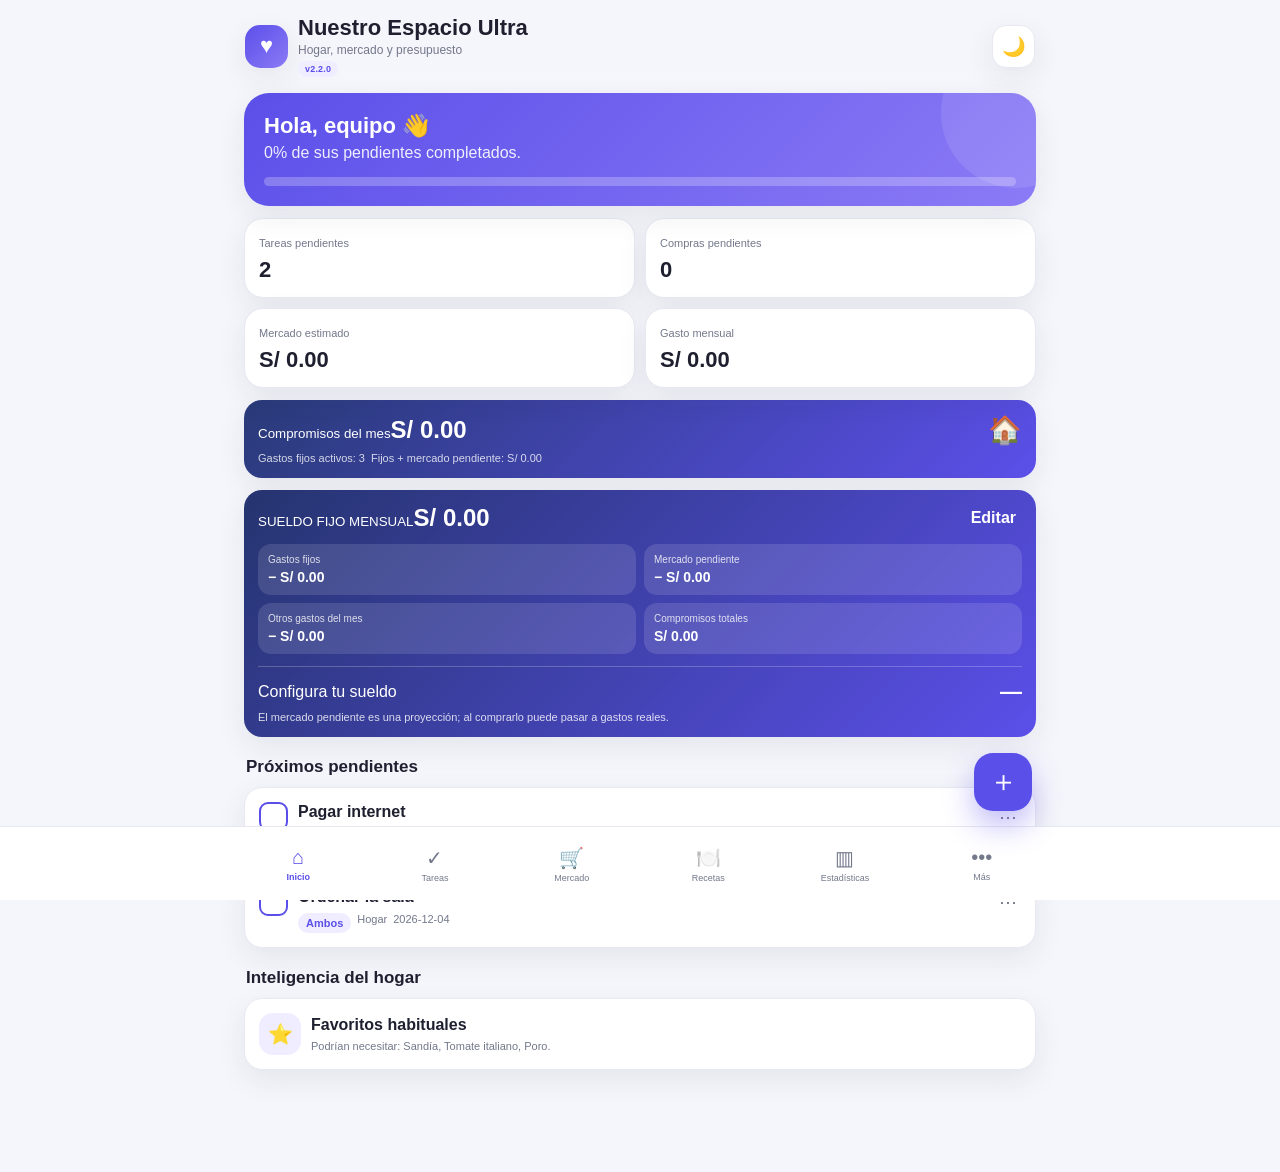
<file: nuestro_espacio_ultra.html>
<!doctype html>
<html lang="es"><head><meta charset="utf-8"><meta name="viewport" content="width=device-width,initial-scale=1,viewport-fit=cover,user-scalable=no"><meta name="theme-color" content="#5b4fe9"><meta name="app-version" content="2.2.0"><meta name="app-build" content="12/07/2026 11:30 (Lima)"><title>Nuestro Espacio Ultra</title>
<style>
:root{--bg:#f5f6fb;--card:#fff;--text:#1e2030;--muted:#73788b;--primary:#5b4fe9;--primary2:#8b7bf6;--soft:#efedff;--border:#e7e8f1;--green:#19a968;--orange:#e99016;--red:#e24f56;--shadow:0 10px 30px rgba(34,38,65,.08);--nav:74px}body.dark{--bg:#101219;--card:#1a1d27;--text:#f6f7fb;--muted:#a7adbc;--soft:#292646;--border:#2c3140;--shadow:0 12px 30px rgba(0,0,0,.3)}*{box-sizing:border-box;-webkit-tap-highlight-color:transparent}html,body{margin:0;min-height:100%;font-family:-apple-system,BlinkMacSystemFont,"Segoe UI",Roboto,Arial,sans-serif;background:var(--bg);color:var(--text)}body{padding-bottom:calc(var(--nav) + env(safe-area-inset-bottom))}button,input,select,textarea{font:inherit}button{cursor:pointer}.app{max-width:820px;margin:auto;min-height:100vh}.header{position:sticky;top:0;z-index:20;padding:calc(15px + env(safe-area-inset-top)) 15px 11px;background:linear-gradient(180deg,var(--bg) 80%,transparent);display:flex;justify-content:space-between;align-items:center}.brand{display:flex;align-items:center;gap:10px}.logo{width:43px;height:43px;border-radius:15px;background:linear-gradient(135deg,var(--primary),var(--primary2));color:#fff;display:grid;place-items:center;font-size:22px;box-shadow:var(--shadow)}h1{font-size:22px;margin:0}.header p{margin:2px 0 0;color:var(--muted);font-size:12px}.icon{width:43px;height:43px;border:1px solid var(--border);border-radius:14px;background:var(--card);color:var(--text);box-shadow:var(--shadow);font-size:19px}.view{display:none;padding:5px 14px 28px}.view.active{display:block}.hero{padding:20px;border-radius:25px;color:#fff;background:linear-gradient(135deg,var(--primary),var(--primary2));box-shadow:var(--shadow);position:relative;overflow:hidden}.hero:after{content:"";position:absolute;width:150px;height:150px;border-radius:50%;background:rgba(255,255,255,.1);right:-55px;top:-55px}.hero h2{margin:0 0 5px;font-size:22px}.hero p{margin:0;opacity:.9}.progress{height:9px;background:rgba(255,255,255,.24);border-radius:99px;margin-top:15px;overflow:hidden}.progress span{display:block;height:100%;background:#fff;border-radius:99px}.grid2{display:grid;grid-template-columns:1fr 1fr;gap:10px;margin-top:12px}.metric,.card,.budget{background:var(--card);border:1px solid var(--border);box-shadow:var(--shadow)}.metric{border-radius:19px;padding:14px}.metric small{color:var(--muted);font-size:11px}.metric b{display:block;font-size:22px;margin-top:6px}.section-head{display:flex;justify-content:space-between;align-items:center;margin:20px 2px 10px}.section-head h2{font-size:17px;margin:0}.text-btn{border:0;background:none;color:var(--primary);font-weight:800}.list{display:flex;flex-direction:column;gap:9px}.card{border-radius:18px;padding:14px}.item{display:flex;gap:10px;align-items:flex-start}.check{width:29px;height:29px;border:2px solid var(--primary);border-radius:9px;background:transparent;color:#fff;flex:none;font-weight:900}.check.done{background:var(--primary)}.main{flex:1;min-width:0}.title{font-weight:800;line-height:1.25}.done .title{text-decoration:line-through;color:var(--muted)}.meta{display:flex;flex-wrap:wrap;gap:6px;margin-top:6px;color:var(--muted);font-size:11px}.pill{padding:4px 8px;border-radius:999px;background:var(--soft);color:var(--primary);font-weight:750}.pill.green{background:rgba(25,169,104,.12);color:var(--green)}.pill.orange{background:rgba(233,144,22,.13);color:var(--orange)}.pill.red{background:rgba(226,79,86,.12);color:var(--red)}.actions{display:flex}.mini{border:0;background:transparent;color:var(--muted);font-size:18px;padding:4px}.filters{display:flex;gap:7px;overflow:auto;padding:2px 0 11px}.filter{white-space:nowrap;padding:9px 12px;border:1px solid var(--border);border-radius:999px;background:var(--card);color:var(--text)}.filter.active{background:var(--primary);border-color:var(--primary);color:#fff}.budget{border-radius:22px;padding:16px;margin-bottom:12px}.budget-top,.budget-line{display:flex;justify-content:space-between;gap:10px;align-items:center}.budget-top strong{font-size:24px}.budget-line{margin-top:10px;font-size:13px}.range{margin-top:11px;padding-top:11px;border-top:1px solid var(--border);display:grid;grid-template-columns:repeat(3,1fr);gap:6px;text-align:center}.range div{background:var(--bg);padding:8px 4px;border-radius:12px}.range small{display:block;color:var(--muted);font-size:9px}.range b{font-size:12px}.store-tabs{display:grid;grid-template-columns:repeat(3,1fr);gap:6px;margin-bottom:11px}.store-tab{border:1px solid var(--border);background:var(--card);color:var(--text);border-radius:13px;padding:10px 3px;font-size:11px}.store-tab.active{background:var(--soft);color:var(--primary);border-color:var(--primary);font-weight:800}.search{position:relative;margin-bottom:11px}.search input{width:100%;padding:13px 14px 13px 42px;border:1px solid var(--border);border-radius:15px;background:var(--card);color:var(--text);font-size:16px}.search span{position:absolute;left:14px;top:12px}.chips{display:flex;gap:7px;overflow:auto;padding-bottom:10px}.chip{border:1px solid var(--border);background:var(--card);color:var(--text);padding:8px 11px;border-radius:999px;white-space:nowrap;font-size:11px}.chip.active{background:var(--primary);color:#fff}.recipe-grid{display:grid;grid-template-columns:1fr 1fr;gap:10px}.recipe{border-radius:19px;padding:15px;min-height:150px;background:var(--card);border:1px solid var(--border);box-shadow:var(--shadow);display:flex;flex-direction:column}.recipe .emoji{font-size:30px}.recipe h3{font-size:15px;margin:8px 0 4px}.recipe p{font-size:11px;color:var(--muted);margin:0;flex:1}.recipe button{border:0;border-radius:12px;padding:9px;background:var(--soft);color:var(--primary);font-weight:800;margin-top:10px}.chart{display:flex;align-items:flex-end;gap:8px;height:150px;padding:18px 8px 5px}.bar-wrap{flex:1;height:100%;display:flex;flex-direction:column;justify-content:flex-end;align-items:center;gap:5px}.bar{width:100%;max-width:38px;background:linear-gradient(180deg,var(--primary2),var(--primary));border-radius:9px 9px 4px 4px;min-height:3px}.bar-wrap small{font-size:9px;color:var(--muted)}.insight{display:flex;gap:10px;align-items:center}.insight-icon{width:42px;height:42px;border-radius:14px;background:var(--soft);display:grid;place-items:center;font-size:20px;flex:none}.empty{text-align:center;color:var(--muted);padding:25px 13px;background:var(--card);border:1px dashed var(--border);border-radius:18px}.fab{position:fixed;right:18px;bottom:calc(var(--nav) + 15px + env(safe-area-inset-bottom));z-index:25;width:58px;height:58px;border:0;border-radius:19px;background:var(--primary);color:#fff;font-size:29px;box-shadow:0 14px 30px rgba(91,79,233,.38)}.nav{position:fixed;left:0;right:0;bottom:0;height:calc(var(--nav) + env(safe-area-inset-bottom));padding-bottom:env(safe-area-inset-bottom);background:var(--card);border-top:1px solid var(--border);z-index:23}.nav-inner{max-width:820px;margin:auto;height:var(--nav);display:grid;grid-template-columns:repeat(6,1fr)}.nav button{border:0;background:none;color:var(--muted);display:flex;flex-direction:column;align-items:center;justify-content:center;gap:3px;font-size:9px}.nav button span{font-size:20px}.nav button.active{color:var(--primary);font-weight:800}.modal{position:fixed;inset:0;background:rgba(8,10,18,.55);display:none;align-items:flex-end;z-index:60}.modal.open{display:flex}.sheet{width:100%;max-width:820px;margin:auto;background:var(--card);border-radius:27px 27px 0 0;padding:15px 16px calc(22px + env(safe-area-inset-bottom));max-height:92vh;overflow:auto}.handle{width:44px;height:5px;background:var(--border);border-radius:99px;margin:0 auto 13px}.sheet h2{margin:0 0 14px;font-size:20px}.field{margin:10px 0}.field label{display:block;font-size:11px;font-weight:800;margin-bottom:6px}.field input,.field select,.field textarea{width:100%;padding:13px;border:1px solid var(--border);border-radius:13px;background:var(--bg);color:var(--text);font-size:16px}.field textarea{min-height:82px}.row{display:grid;grid-template-columns:1fr 1fr;gap:8px}.primary,.secondary{width:100%;border-radius:15px;padding:14px;font-weight:850;margin-top:8px}.primary{border:0;background:var(--primary);color:#fff}.secondary{border:1px solid var(--border);background:var(--card);color:var(--text)}.types{display:grid;grid-template-columns:1fr 1fr;gap:8px}.type{border:1px solid var(--border);background:var(--bg);color:var(--text);border-radius:17px;padding:15px;text-align:left}.type span{font-size:23px}.type b{display:block;margin-top:7px}.suggestions{border:1px solid var(--border);border-radius:13px;overflow:hidden;margin-top:5px;display:none;max-height:250px;overflow-y:auto}.suggestions.show{display:block}.suggestion{width:100%;border:0;border-bottom:1px solid var(--border);padding:10px;background:var(--card);color:var(--text);text-align:left}.estimate{padding:12px;border-radius:16px;background:var(--soft);margin:9px 0}.estimate-head{display:flex;justify-content:space-between;gap:10px}.estimate strong{color:var(--primary)}.settings{display:flex;flex-direction:column;gap:8px}.setting{display:flex;justify-content:space-between;align-items:center;gap:10px;background:var(--card);border:1px solid var(--border);border-radius:17px;padding:13px}.setting small{display:block;color:var(--muted);margin-top:3px}.fav{color:#f2ad25}.toast{position:fixed;left:50%;bottom:calc(var(--nav) + 80px);transform:translateX(-50%);z-index:99;background:#20232d;color:#fff;padding:10px 15px;border-radius:999px;font-size:12px;display:none;max-width:88%;text-align:center}.toast.show{display:block}.danger{color:var(--red)}@media(min-width:700px){.fab{right:calc((100vw - 820px)/2 + 18px)}}

.load-card{background:linear-gradient(135deg,#176b87,#27a0a8);color:#fff;border:0;margin-bottom:20px}.income-summary{margin-top:12px;background:linear-gradient(135deg,#25346f,#5b4fe9);color:#fff;border:0}.income-summary .meta{color:rgba(255,255,255,.82)}.income-breakdown{display:grid;grid-template-columns:1fr 1fr;gap:8px;margin-top:12px}.income-cell{background:rgba(255,255,255,.12);padding:10px;border-radius:13px}.income-cell small{display:block;font-size:10px;opacity:.82}.income-cell b{display:block;margin-top:4px;font-size:14px}.income-balance{margin-top:12px;padding-top:12px;border-top:1px solid rgba(255,255,255,.22);display:flex;justify-content:space-between;align-items:center}.income-balance strong{font-size:22px}.income-balance.negative strong{color:#ffd1d1}.load-card small{color:rgba(255,255,255,.82)}.load-grid{display:grid;grid-template-columns:1fr 1fr;gap:8px;margin-top:12px}.load-stat{background:rgba(255,255,255,.14);padding:10px;border-radius:14px}.load-stat b{display:block;font-size:18px;margin-top:4px}.fixed-summary{background:linear-gradient(135deg,#293a78,#5b4fe9);color:#fff;border:0}.fixed-summary .meta{color:rgba(255,255,255,.8)}.fixed-item{border-left:4px solid var(--primary)}.switchline{display:flex;gap:10px;align-items:center}.switchline input{width:20px;height:20px}.tiny{font-size:10px;color:var(--muted)}

/* === NUESTRO ESPACIO ULTRA === */
.ultra-grid{display:grid;grid-template-columns:1fr 1fr;gap:10px}.ultra-card{background:var(--card);border:1px solid var(--border);border-radius:20px;padding:15px;box-shadow:var(--shadow);text-align:left;color:var(--text);min-height:120px}.ultra-card .uicon{font-size:28px}.ultra-card b{display:block;margin-top:8px}.ultra-card small{display:block;color:var(--muted);margin-top:4px;line-height:1.35}.goalbar{height:9px;background:var(--border);border-radius:99px;overflow:hidden;margin-top:8px}.goalbar span{display:block;height:100%;background:linear-gradient(90deg,var(--primary),var(--primary2));border-radius:99px}.calendar-strip{display:grid;grid-template-columns:repeat(7,1fr);gap:5px}.cal-day{padding:8px 2px;border:1px solid var(--border);border-radius:12px;text-align:center;font-size:10px;background:var(--card)}.cal-day b{display:block;font-size:14px;margin-top:4px}.cal-day.has{border-color:var(--primary);background:var(--soft);color:var(--primary)}.meal-row{display:grid;grid-template-columns:70px 1fr auto;gap:8px;align-items:center;padding:10px 0;border-bottom:1px solid var(--border)}.meal-row:last-child{border-bottom:0}.stock-low{border-left:4px solid var(--orange)}.stock-out{border-left:4px solid var(--red)}.wish-price{font-size:18px;font-weight:850}.quick-actions{display:grid;grid-template-columns:repeat(4,1fr);gap:7px;margin-top:12px}.quick-actions button{border:0;border-radius:14px;padding:10px 4px;background:rgba(255,255,255,.16);color:#fff;font-size:10px}.quick-actions span{display:block;font-size:20px;margin-bottom:4px}.smart-badge{display:inline-flex;align-items:center;gap:5px;padding:5px 9px;background:linear-gradient(135deg,var(--primary),var(--primary2));color:#fff;border-radius:999px;font-size:10px;font-weight:800}.scanner-box{border:2px dashed var(--border);border-radius:18px;padding:18px;text-align:center}.scan-video{width:100%;max-height:280px;border-radius:16px;background:#000}.two-stat{display:grid;grid-template-columns:1fr 1fr;gap:8px}.mini-stat{padding:12px;border-radius:15px;background:var(--bg);text-align:center}.mini-stat small{color:var(--muted);display:block}.mini-stat b{font-size:18px;display:block;margin-top:4px}.sync-code{font-family:ui-monospace,SFMono-Regular,Menlo,monospace;word-break:break-all;background:var(--bg);padding:12px;border-radius:12px;font-size:11px}.ultra-banner{margin-top:12px;padding:13px;border-radius:17px;background:var(--soft);color:var(--primary);font-size:12px;font-weight:700}.fab-menu{position:fixed;right:18px;bottom:calc(var(--nav) + 82px + env(safe-area-inset-bottom));z-index:24;display:none;flex-direction:column;gap:8px}.fab-menu.open{display:flex}.fab-menu button{border:0;border-radius:14px;background:var(--card);color:var(--text);padding:10px 13px;box-shadow:var(--shadow);text-align:left;font-weight:750}@media(min-width:700px){.fab-menu{right:calc((100vw - 820px)/2 + 18px)}}

.version-mini{display:inline-flex;margin-top:4px;padding:3px 7px;border-radius:999px;background:var(--soft);color:var(--primary);font-size:9px;font-weight:850;letter-spacing:.2px}.version-card{margin-top:8px;background:linear-gradient(135deg,rgba(91,79,233,.10),rgba(139,123,246,.06));border-color:rgba(91,79,233,.25)}.version-row{display:flex;justify-content:space-between;gap:12px;align-items:center}.version-status{margin-top:8px;font-size:11px;color:var(--muted);line-height:1.45}.version-status.ok{color:var(--green)}.version-status.warn{color:var(--orange)}.version-status.error{color:var(--red)}
</style></head><body><div class="app">
<header class="header"><div class="brand"><div class="logo">♥</div><div><h1 id="pageTitle">Nuestro Espacio Ultra</h1><p id="pageSubtitle">Hogar, mercado y presupuesto</p><div class="version-mini">v2.2.0</div></div></div><button class="icon" id="themeBtn">🌙</button></header>
<main>
<section class="view active" id="homeView"><div class="hero"><h2>Hola, equipo 👋</h2><p id="heroText">Todo bajo control.</p><div class="progress"><span id="heroProgress"></span></div></div><div class="grid2"><div class="metric"><small>Tareas pendientes</small><b id="mTasks">0</b></div><div class="metric"><small>Compras pendientes</small><b id="mShopping">0</b></div><div class="metric"><small>Mercado estimado</small><b id="mMarket">S/ 0</b></div><div class="metric"><small>Gasto mensual</small><b id="mExpenses">S/ 0</b></div></div><div class="card fixed-summary" id="fixedHomeSummary" style="margin-top:12px"></div><div class="card income-summary" id="incomeHomeSummary"></div><div class="section-head"><h2>Próximos pendientes</h2></div><div class="list" id="homeList"></div><div class="section-head"><h2>Inteligencia del hogar</h2></div><div class="list" id="insights"></div></section>
<section class="view" id="tasksView"><div class="filters" id="taskFilters"><button class="filter active" data-filter="pending">Pendientes</button><button class="filter" data-filter="all">Todas</button><button class="filter" data-filter="Yo">Yo</button><button class="filter" data-filter="Mi pareja">Mi pareja</button></div><div class="list" id="taskList"></div></section>
<section class="view" id="marketView"><div class="budget"><div class="budget-top"><div><small>Presupuesto disponible</small><strong id="budgetValue">S/ 0</strong></div><button class="text-btn" onclick="editBudget()">Editar</button></div><div class="budget-line"><span>Estimado actual</span><b id="estimatedValue">S/ 0</b></div><div class="budget-line"><span id="balanceLabel">Saldo restante</span><b id="balanceValue">S/ 0</b></div><div class="range"><div><small>MÍNIMO</small><b id="minValue">S/ 0</b></div><div><small>PROBABLE</small><b id="probValue">S/ 0</b></div><div><small>MÁXIMO</small><b id="maxValue">S/ 0</b></div></div></div><div class="card load-card" id="loadSummary"><div class="budget-top"><div><small>Carga estimada pendiente</small><strong id="loadKg">0 kg</strong></div><span style="font-size:30px">🛍️</span></div><div class="load-grid"><div class="load-stat"><small>Bolsas sugeridas</small><b id="loadBags">0</b></div><div class="load-stat"><small>Productos calculados</small><b id="loadItems">0</b></div></div><div class="tiny" id="loadWarning" style="color:rgba(255,255,255,.82);margin-top:10px"></div></div><div class="store-tabs" id="storeTabs"><button class="store-tab" data-store="market">Mercado</button><button class="store-tab" data-store="supermarket">Supermercado</button><button class="store-tab" data-store="wholesale">Mayorista</button></div><div class="search"><span>🔎</span><input id="marketSearch" placeholder="Buscar en tu lista..."></div><div class="filters" id="shopFilters"><button class="filter active" data-filter="pending">Pendientes</button><button class="filter" data-filter="favorites">Favoritos</button><button class="filter" data-filter="done">Comprados</button><button class="filter" data-filter="all">Todos</button></div><div class="list" id="shoppingList"></div></section>
<section class="view" id="recipesView"><div class="search"><span>🔎</span><input id="recipeSearch" placeholder="Buscar receta..."></div><div class="recipe-grid" id="recipeGrid"></div></section>
<section class="view" id="statsView"><div class="grid2"><div class="metric"><small>Compras registradas</small><b id="sPurchases">0</b></div><div class="metric"><small>Ahorro vs estimado</small><b id="sSavings">S/ 0</b></div></div><div class="section-head"><h2>Gasto últimos 6 meses</h2></div><div class="card"><div class="chart" id="monthChart"></div></div><div class="section-head"><h2>Gasto por categoría</h2></div><div class="list" id="categoryStats"></div><div class="section-head"><h2>Historial de precios</h2></div><div class="list" id="priceHistory"></div></section>
<section class="view" id="moreView"><div class="settings"><div class="setting"><div><b>Catálogo Pro ampliado</b><small id="catalogCount"></small></div><button class="text-btn" onclick="openCatalog()">Abrir</button></div><div class="setting"><div><b>Favoritos</b><small>Productos usados con frecuencia</small></div><button class="text-btn" onclick="showFavorites()">Ver</button></div><div class="setting"><div><b>Gastos y notas</b><small>Registros adicionales del hogar</small></div><button class="text-btn" onclick="openRecords()">Abrir</button></div><div class="setting"><div><b>Gastos fijos mensuales</b><small>Casa, celular, pasajes, servicios y suscripciones</small></div><button class="text-btn" onclick="openFixedExpenses()">Administrar</button></div><div class="setting"><div><b>Sueldo mensual</b><small>Calcula cuánto queda después de compromisos y mercado</small></div><button class="text-btn" onclick="editMonthlyIncome()">Configurar</button></div><div class="card version-card" id="versionCard"><div class="version-row"><div><b>Versión de la aplicación</b><small style="display:block;color:var(--muted);margin-top:3px">Nuestro Espacio Ultra v2.2.0</small></div><button class="text-btn" onclick="checkForUpdate(true)">Buscar actualización</button></div><div class="version-status" id="versionStatus">Compilación: 12/07/2026 11:30 (Lima)</div></div><div class="setting"><div><b>Exportar respaldo</b><small>Descarga todos tus datos</small></div><button class="text-btn" onclick="exportData()">Exportar</button></div><label class="setting"><div><b>Importar respaldo</b><small>Restaura un archivo JSON</small></div><input id="importFile" type="file" accept="application/json" hidden><span class="text-btn">Importar</span></label><div class="setting"><div><b>Reiniciar aplicación</b><small>Elimina los datos locales</small></div><button class="text-btn danger" onclick="resetData()">Reiniciar</button></div><div class="card"><b>Precios referenciales</b><p class="meta">Los precios son semillas editables para Lima. La app aprende con los precios reales que registran y prioriza su promedio personal.</p></div></div></section>
</main><button class="fab" id="fab">＋</button><nav class="nav"><div class="nav-inner"><button class="active" data-view="home"><span>⌂</span>Inicio</button><button data-view="tasks"><span>✓</span>Tareas</button><button data-view="market"><span>🛒</span>Mercado</button><button data-view="recipes"><span>🍽️</span>Recetas</button><button data-view="stats"><span>▥</span>Estadísticas</button><button data-view="more"><span>•••</span>Más</button></div></nav></div>
<div class="modal" id="typeModal"><div class="sheet"><div class="handle"></div><h2>¿Qué deseas agregar?</h2><div class="types"><button class="type" data-type="task"><span>✓</span><b>Tarea</b></button><button class="type" data-type="shopping"><span>🛒</span><b>Compra</b></button><button class="type" data-type="expense"><span>💰</span><b>Gasto</b></button><button class="type" data-type="note"><span>📝</span><b>Nota</b></button></div><button class="secondary" onclick="closeModal('typeModal')">Cancelar</button></div></div>
<div class="modal" id="formModal"><div class="sheet"><div class="handle"></div><h2 id="formTitle"></h2><form id="itemForm"><div id="formFields"></div><button class="primary">Guardar</button><button type="button" class="secondary" onclick="closeModal('formModal')">Cancelar</button></form></div></div>
<div class="modal" id="purchaseModal"><div class="sheet"><div class="handle"></div><h2>Registrar compra real</h2><div class="estimate" id="purchaseSummary"></div><form id="purchaseForm"><input type="hidden" name="id"><div class="field"><label>Precio total pagado</label><input name="actualTotal" type="number" min="0" step="0.01" required></div><div class="field"><label>Lugar de compra</label><input name="place" placeholder="Ej. Mercado de San Miguel"></div><div class="field"><label>Fecha</label><input name="date" type="date" required></div><button class="primary">Guardar y aprender precio</button><button type="button" class="secondary" onclick="closeModal('purchaseModal')">Cancelar</button></form></div></div>
<div class="modal" id="catalogModal"><div class="sheet"><div class="handle"></div><h2>Catálogo Pro</h2><div class="search"><span>🔎</span><input id="catalogSearch" placeholder="Buscar producto..."></div><div class="chips" id="catalogChips"></div><div class="list" id="catalogList"></div><button class="secondary" onclick="closeModal('catalogModal')">Cerrar</button></div></div>
<div class="modal" id="recordsModal"><div class="sheet"><div class="handle"></div><h2>Gastos y notas</h2><div class="section-head"><h2>Gastos</h2></div><div class="list" id="expenseList"></div><div class="section-head"><h2>Notas</h2></div><div class="list" id="noteList"></div><button class="secondary" onclick="closeModal('recordsModal')">Cerrar</button></div></div>
<div class="modal" id="fixedModal"><div class="sheet"><div class="handle"></div><h2>Gastos fijos mensuales</h2><div class="card fixed-summary"><div class="budget-top"><div><small>Total mensual activo</small><strong id="fixedTotal">S/ 0.00</strong></div><span style="font-size:28px">📅</span></div><div class="meta" id="fixedDaily"></div></div><div class="section-head"><h2>Pagos recurrentes</h2><button class="text-btn" onclick="openFixedForm()">＋ Agregar</button></div><div class="list" id="fixedList"></div><button class="secondary" onclick="closeModal('fixedModal')">Cerrar</button></div></div>
<div class="modal" id="fixedFormModal"><div class="sheet"><div class="handle"></div><h2 id="fixedFormTitle">Nuevo gasto fijo</h2><form id="fixedForm"><input type="hidden" name="id"><div class="field"><label>Descripción</label><input name="title" required placeholder="Ej. Alquiler de casa"></div><div class="row"><div class="field"><label>Monto mensual</label><input name="amount" type="number" min="0" step="0.01" required></div><div class="field"><label>Día de pago</label><input name="dueDay" type="number" min="1" max="31" value="1" required></div></div><div class="row"><div class="field"><label>Categoría</label><select name="category"><option>Vivienda</option><option>Celular</option><option>Transporte</option><option>Servicios</option><option>Internet</option><option>Salud</option><option>Educación</option><option>Suscripciones</option><option>Deudas</option><option>Otros</option></select></div><div class="field"><label>Responsable</label><select name="paidBy"><option>Yo</option><option>Mi pareja</option><option>Ambos</option></select></div></div><div class="field"><label>Frecuencia</label><select name="frequency"><option value="monthly">Mensual</option><option value="weekly">Semanal</option><option value="biweekly">Quincenal</option><option value="yearly">Anual</option></select></div><label class="field switchline"><input name="active" type="checkbox" checked><span><b>Incluir en el presupuesto</b><span class="tiny" style="display:block">Puedes pausarlo sin eliminarlo.</span></span></label><button class="primary">Guardar gasto fijo</button><button type="button" class="secondary" onclick="closeModal('fixedFormModal')">Cancelar</button></form></div></div>

<div class="modal" id="ultraModal"><div class="sheet"><div class="handle"></div><h2>🏡 Centro del hogar</h2><div class="ultra-grid" id="ultraGrid"></div><button class="secondary" onclick="closeModal('ultraModal')">Cerrar</button></div></div>
<div class="modal" id="pantryModal"><div class="sheet"><div class="handle"></div><h2>🥫 Despensa</h2><div class="two-stat"><div class="mini-stat"><small>Productos</small><b id="pantryCount">0</b></div><div class="mini-stat"><small>Por reponer</small><b id="pantryLow">0</b></div></div><button class="primary" onclick="openPantryForm()">＋ Agregar producto</button><div class="list" id="pantryList" style="margin-top:12px"></div></div></div>
<div class="modal" id="pantryFormModal"><div class="sheet"><div class="handle"></div><h2 id="pantryFormTitle">Producto de despensa</h2><form id="pantryForm"><input type="hidden" name="id"><div class="field"><label>Producto</label><input name="name" required></div><div class="row"><div class="field"><label>Cantidad actual</label><input name="qty" type="number" min="0" step="0.1" required></div><div class="field"><label>Mínimo deseado</label><input name="minQty" type="number" min="0" step="0.1" required></div></div><div class="row"><div class="field"><label>Unidad</label><input name="unit" placeholder="kg, unidad, paquete"></div><div class="field"><label>Vence</label><input name="expiry" type="date"></div></div><button class="primary">Guardar</button></form></div></div>
<div class="modal" id="wishlistModal"><div class="sheet"><div class="handle"></div><h2>✨ Lista de deseos</h2><div id="wishTotal" class="budget"></div><button class="primary" onclick="openWishForm()">＋ Nuevo deseo</button><div class="list" id="wishlistList" style="margin-top:12px"></div></div></div>
<div class="modal" id="wishFormModal"><div class="sheet"><div class="handle"></div><h2>Nuevo deseo</h2><form id="wishForm"><input type="hidden" name="id"><div class="field"><label>Artículo o meta</label><input name="title" required></div><div class="row"><div class="field"><label>Precio estimado</label><input name="price" type="number" min="0" step="0.01"></div><div class="field"><label>Prioridad</label><select name="priority"><option>Alta</option><option selected>Media</option><option>Baja</option></select></div></div><div class="field"><label>Enlace o nota</label><input name="note"></div><button class="primary">Guardar deseo</button></form></div></div>
<div class="modal" id="goalsModal"><div class="sheet"><div class="handle"></div><h2>🎯 Metas de ahorro</h2><button class="primary" onclick="openGoalForm()">＋ Nueva meta</button><div class="list" id="goalsList" style="margin-top:12px"></div></div></div>
<div class="modal" id="goalFormModal"><div class="sheet"><div class="handle"></div><h2>Meta de ahorro</h2><form id="goalForm"><input type="hidden" name="id"><div class="field"><label>Nombre de la meta</label><input name="title" required></div><div class="row"><div class="field"><label>Objetivo S/</label><input name="target" type="number" min="1" step="0.01" required></div><div class="field"><label>Ahorrado S/</label><input name="saved" type="number" min="0" step="0.01" required></div></div><div class="field"><label>Fecha objetivo</label><input name="date" type="date"></div><button class="primary">Guardar meta</button></form></div></div>
<div class="modal" id="mealsModal"><div class="sheet"><div class="handle"></div><h2>🍽️ Menú semanal</h2><div class="ultra-banner">Planifica la semana y agrega ingredientes directamente a compras.</div><div id="mealList" class="card" style="margin-top:12px"></div><button class="primary" onclick="addMealIngredients()">🛒 Agregar ingredientes del menú</button></div></div>
<div class="modal" id="calendarModal"><div class="sheet"><div class="handle"></div><h2>📅 Agenda del hogar</h2><div id="calendarSummary" class="calendar-strip"></div><button class="primary" onclick="openEventForm()">＋ Nuevo evento</button><div class="list" id="eventList" style="margin-top:12px"></div></div></div>
<div class="modal" id="eventFormModal"><div class="sheet"><div class="handle"></div><h2>Nuevo evento</h2><form id="eventForm"><input type="hidden" name="id"><div class="field"><label>Evento</label><input name="title" required></div><div class="row"><div class="field"><label>Fecha</label><input name="date" type="date" required></div><div class="field"><label>Hora</label><input name="time" type="time"></div></div><div class="row"><div class="field"><label>Categoría</label><select name="category"><option>Hogar</option><option>Pago</option><option>Salud</option><option>Salida</option><option>Trabajo</option><option>Otro</option></select></div><div class="field"><label>Responsable</label><select name="assigned"><option>Ambos</option><option>Yo</option><option>Mi pareja</option></select></div></div><button class="primary">Guardar evento</button></form></div></div>
<div class="modal" id="scannerModal"><div class="sheet"><div class="handle"></div><h2>📷 Escáner de código</h2><div class="scanner-box"><video id="scanVideo" class="scan-video" playsinline muted></video><p id="scanStatus">Apunta la cámara al código de barras.</p><button class="primary" type="button" onclick="startScanner()">Activar cámara</button><button class="secondary" type="button" onclick="stopScanner()">Detener</button></div><div class="field"><label>Código manual</label><input id="manualBarcode" inputmode="numeric" placeholder="Escribe o pega el código"></div><button class="primary" onclick="useBarcode()">Buscar / agregar</button></div></div>
<div class="modal" id="shareModal"><div class="sheet"><div class="handle"></div><h2>🔄 Compartir y sincronizar</h2><div class="ultra-banner">Esta versión funciona sin servidor. Para mover los datos entre celulares, exporta el respaldo y ábrelo en el otro dispositivo.</div><button class="primary" onclick="exportData()">Descargar respaldo completo</button><button class="secondary" onclick="document.getElementById('importFile').click()">Importar respaldo</button><div class="field"><label>Código rápido de configuración</label><div class="sync-code" id="quickSyncCode"></div></div><button class="secondary" onclick="copyQuickCode()">Copiar código</button></div></div>
<div class="fab-menu" id="fabMenu"><button onclick="openForm('task');toggleFabMenu()">✅ Nueva tarea</button><button onclick="openForm('shopping');toggleFabMenu()">🛒 Nueva compra</button><button onclick="openFixedForm();toggleFabMenu()">🏠 Gasto fijo</button><button onclick="openUltra();toggleFabMenu()">✨ Centro del hogar</button></div>
<div class="toast" id="toast"></div>
<script>
const CATALOG=[{"id":"p001","name":"Sandía","category":"Frutas","unit":"kg","market":2.8,"supermarket":3.5,"wholesale":2.3,"minFactor":0.85,"maxFactor":1.18},{"id":"p002","name":"Melón","category":"Frutas","unit":"kg","market":4.5,"supermarket":5.62,"wholesale":3.69,"minFactor":0.85,"maxFactor":1.18},{"id":"p003","name":"Piña","category":"Frutas","unit":"unidad","market":7.5,"supermarket":9.38,"wholesale":6.15,"minFactor":0.85,"maxFactor":1.18},{"id":"p004","name":"Papaya","category":"Frutas","unit":"kg","market":4.2,"supermarket":5.25,"wholesale":3.44,"minFactor":0.85,"maxFactor":1.18},{"id":"p005","name":"Plátano de seda","category":"Frutas","unit":"kg","market":4.3,"supermarket":5.38,"wholesale":3.53,"minFactor":0.85,"maxFactor":1.18},{"id":"p006","name":"Plátano de isla","category":"Frutas","unit":"kg","market":5.2,"supermarket":6.5,"wholesale":4.26,"minFactor":0.85,"maxFactor":1.18},{"id":"p007","name":"Plátano bellaco","category":"Frutas","unit":"unidad","market":1.1,"supermarket":1.38,"wholesale":0.9,"minFactor":0.85,"maxFactor":1.18},{"id":"p008","name":"Manzana delicia","category":"Frutas","unit":"kg","market":6.5,"supermarket":8.12,"wholesale":5.33,"minFactor":0.85,"maxFactor":1.18},{"id":"p009","name":"Manzana Israel","category":"Frutas","unit":"kg","market":7.2,"supermarket":9.0,"wholesale":5.9,"minFactor":0.85,"maxFactor":1.18},{"id":"p010","name":"Manzana verde","category":"Frutas","unit":"kg","market":8.0,"supermarket":10.0,"wholesale":6.56,"minFactor":0.85,"maxFactor":1.18},{"id":"p011","name":"Pera","category":"Frutas","unit":"kg","market":7.5,"supermarket":9.38,"wholesale":6.15,"minFactor":0.85,"maxFactor":1.18},{"id":"p012","name":"Mandarina","category":"Frutas","unit":"kg","market":4.2,"supermarket":5.25,"wholesale":3.44,"minFactor":0.85,"maxFactor":1.18},{"id":"p013","name":"Naranja","category":"Frutas","unit":"kg","market":3.8,"supermarket":4.75,"wholesale":3.12,"minFactor":0.85,"maxFactor":1.18},{"id":"p014","name":"Uva negra","category":"Frutas","unit":"kg","market":8.5,"supermarket":10.62,"wholesale":6.97,"minFactor":0.85,"maxFactor":1.18},{"id":"p015","name":"Uva verde","category":"Frutas","unit":"kg","market":10.0,"supermarket":12.5,"wholesale":8.2,"minFactor":0.85,"maxFactor":1.18},{"id":"p016","name":"Fresa","category":"Frutas","unit":"kg","market":9.5,"supermarket":11.88,"wholesale":7.79,"minFactor":0.85,"maxFactor":1.18},{"id":"p017","name":"Arándanos","category":"Frutas","unit":"caja","market":9.0,"supermarket":11.25,"wholesale":7.38,"minFactor":0.85,"maxFactor":1.18},{"id":"p018","name":"Mango","category":"Frutas","unit":"kg","market":5.5,"supermarket":6.88,"wholesale":4.51,"minFactor":0.85,"maxFactor":1.18},{"id":"p019","name":"Durazno","category":"Frutas","unit":"kg","market":9.0,"supermarket":11.25,"wholesale":7.38,"minFactor":0.85,"maxFactor":1.18},{"id":"p020","name":"Chirimoya","category":"Frutas","unit":"kg","market":9.5,"supermarket":11.88,"wholesale":7.79,"minFactor":0.85,"maxFactor":1.18},{"id":"p021","name":"Granadilla","category":"Frutas","unit":"kg","market":8.0,"supermarket":10.0,"wholesale":6.56,"minFactor":0.85,"maxFactor":1.18},{"id":"p022","name":"Maracuyá","category":"Frutas","unit":"kg","market":6.0,"supermarket":7.5,"wholesale":4.92,"minFactor":0.85,"maxFactor":1.18},{"id":"p023","name":"Palta fuerte","category":"Frutas","unit":"kg","market":9.0,"supermarket":11.25,"wholesale":7.38,"minFactor":0.85,"maxFactor":1.18},{"id":"p024","name":"Palta Hass","category":"Frutas","unit":"kg","market":11.0,"supermarket":13.75,"wholesale":9.02,"minFactor":0.85,"maxFactor":1.18},{"id":"p025","name":"Coco","category":"Frutas","unit":"unidad","market":5.0,"supermarket":6.25,"wholesale":4.1,"minFactor":0.85,"maxFactor":1.18},{"id":"p026","name":"Limón","category":"Frutas","unit":"kg","market":5.5,"supermarket":6.88,"wholesale":4.51,"minFactor":0.85,"maxFactor":1.18},{"id":"p027","name":"Tuna","category":"Frutas","unit":"kg","market":6.0,"supermarket":7.5,"wholesale":4.92,"minFactor":0.85,"maxFactor":1.18},{"id":"p028","name":"Aguaymanto","category":"Frutas","unit":"caja","market":7.0,"supermarket":8.75,"wholesale":5.74,"minFactor":0.85,"maxFactor":1.18},{"id":"p029","name":"Guayaba","category":"Frutas","unit":"kg","market":7.0,"supermarket":8.75,"wholesale":5.74,"minFactor":0.85,"maxFactor":1.18},{"id":"p030","name":"Ciruela","category":"Frutas","unit":"kg","market":9.0,"supermarket":11.25,"wholesale":7.38,"minFactor":0.85,"maxFactor":1.18},{"id":"p031","name":"Higo","category":"Frutas","unit":"kg","market":10.0,"supermarket":12.5,"wholesale":8.2,"minFactor":0.85,"maxFactor":1.18},{"id":"p032","name":"Toronja","category":"Frutas","unit":"kg","market":5.0,"supermarket":6.25,"wholesale":4.1,"minFactor":0.85,"maxFactor":1.18},{"id":"p033","name":"Tomate italiano","category":"Verduras","unit":"kg","market":4.8,"supermarket":6.0,"wholesale":3.94,"minFactor":0.85,"maxFactor":1.18},{"id":"p034","name":"Tomate cherry","category":"Verduras","unit":"bandeja","market":7.5,"supermarket":9.38,"wholesale":6.15,"minFactor":0.85,"maxFactor":1.18},{"id":"p035","name":"Cebolla roja","category":"Verduras","unit":"kg","market":3.8,"supermarket":4.75,"wholesale":3.12,"minFactor":0.85,"maxFactor":1.18},{"id":"p036","name":"Cebolla blanca","category":"Verduras","unit":"kg","market":4.2,"supermarket":5.25,"wholesale":3.44,"minFactor":0.85,"maxFactor":1.18},{"id":"p037","name":"Papa blanca","category":"Verduras","unit":"kg","market":3.0,"supermarket":3.75,"wholesale":2.46,"minFactor":0.85,"maxFactor":1.18},{"id":"p038","name":"Papa amarilla","category":"Verduras","unit":"kg","market":5.8,"supermarket":7.25,"wholesale":4.76,"minFactor":0.85,"maxFactor":1.18},{"id":"p039","name":"Papa yungay","category":"Verduras","unit":"kg","market":3.4,"supermarket":4.25,"wholesale":2.79,"minFactor":0.85,"maxFactor":1.18},{"id":"p040","name":"Papa huayro","category":"Verduras","unit":"kg","market":5.0,"supermarket":6.25,"wholesale":4.1,"minFactor":0.85,"maxFactor":1.18},{"id":"p041","name":"Camote amarillo","category":"Verduras","unit":"kg","market":3.5,"supermarket":4.38,"wholesale":2.87,"minFactor":0.85,"maxFactor":1.18},{"id":"p042","name":"Yuca","category":"Verduras","unit":"kg","market":3.8,"supermarket":4.75,"wholesale":3.12,"minFactor":0.85,"maxFactor":1.18},{"id":"p043","name":"Zanahoria","category":"Verduras","unit":"kg","market":3.5,"supermarket":4.38,"wholesale":2.87,"minFactor":0.85,"maxFactor":1.18},{"id":"p044","name":"Zapallo macre","category":"Verduras","unit":"kg","market":3.2,"supermarket":4.0,"wholesale":2.62,"minFactor":0.85,"maxFactor":1.18},{"id":"p045","name":"Zapallito italiano","category":"Verduras","unit":"kg","market":5.0,"supermarket":6.25,"wholesale":4.1,"minFactor":0.85,"maxFactor":1.18},{"id":"p046","name":"Pepino","category":"Verduras","unit":"kg","market":4.0,"supermarket":5.0,"wholesale":3.28,"minFactor":0.85,"maxFactor":1.18},{"id":"p047","name":"Pepinillo","category":"Verduras","unit":"kg","market":5.0,"supermarket":6.25,"wholesale":4.1,"minFactor":0.85,"maxFactor":1.18},{"id":"p048","name":"Lechuga americana","category":"Verduras","unit":"unidad","market":3.5,"supermarket":4.38,"wholesale":2.87,"minFactor":0.85,"maxFactor":1.18},{"id":"p049","name":"Lechuga crespa","category":"Verduras","unit":"unidad","market":3.0,"supermarket":3.75,"wholesale":2.46,"minFactor":0.85,"maxFactor":1.18},{"id":"p050","name":"Espinaca","category":"Verduras","unit":"atado","market":2.5,"supermarket":3.12,"wholesale":2.05,"minFactor":0.85,"maxFactor":1.18},{"id":"p051","name":"Acelga","category":"Verduras","unit":"atado","market":2.5,"supermarket":3.12,"wholesale":2.05,"minFactor":0.85,"maxFactor":1.18},{"id":"p052","name":"Brócoli","category":"Verduras","unit":"unidad","market":4.0,"supermarket":5.0,"wholesale":3.28,"minFactor":0.85,"maxFactor":1.18},{"id":"p053","name":"Coliflor","category":"Verduras","unit":"unidad","market":5.0,"supermarket":6.25,"wholesale":4.1,"minFactor":0.85,"maxFactor":1.18},{"id":"p054","name":"Apio","category":"Verduras","unit":"atado","market":3.0,"supermarket":3.75,"wholesale":2.46,"minFactor":0.85,"maxFactor":1.18},{"id":"p055","name":"Culantro","category":"Verduras","unit":"atado","market":1.5,"supermarket":1.88,"wholesale":1.23,"minFactor":0.85,"maxFactor":1.18},{"id":"p056","name":"Perejil","category":"Verduras","unit":"atado","market":1.5,"supermarket":1.88,"wholesale":1.23,"minFactor":0.85,"maxFactor":1.18},{"id":"p057","name":"Kion","category":"Verduras","unit":"kg","market":12.0,"supermarket":15.0,"wholesale":9.84,"minFactor":0.85,"maxFactor":1.18},{"id":"p058","name":"Ajo","category":"Verduras","unit":"kg","market":12.0,"supermarket":15.0,"wholesale":9.84,"minFactor":0.85,"maxFactor":1.18},{"id":"p059","name":"Ají amarillo","category":"Verduras","unit":"kg","market":8.0,"supermarket":10.0,"wholesale":6.56,"minFactor":0.85,"maxFactor":1.18},{"id":"p060","name":"Ají limo","category":"Verduras","unit":"kg","market":10.0,"supermarket":12.5,"wholesale":8.2,"minFactor":0.85,"maxFactor":1.18},{"id":"p061","name":"Rocoto","category":"Verduras","unit":"kg","market":7.0,"supermarket":8.75,"wholesale":5.74,"minFactor":0.85,"maxFactor":1.18},{"id":"p062","name":"Pimiento rojo","category":"Verduras","unit":"kg","market":8.0,"supermarket":10.0,"wholesale":6.56,"minFactor":0.85,"maxFactor":1.18},{"id":"p063","name":"Pimiento verde","category":"Verduras","unit":"kg","market":7.0,"supermarket":8.75,"wholesale":5.74,"minFactor":0.85,"maxFactor":1.18},{"id":"p064","name":"Beterraga","category":"Verduras","unit":"kg","market":4.0,"supermarket":5.0,"wholesale":3.28,"minFactor":0.85,"maxFactor":1.18},{"id":"p065","name":"Nabo","category":"Verduras","unit":"kg","market":4.0,"supermarket":5.0,"wholesale":3.28,"minFactor":0.85,"maxFactor":1.18},{"id":"p066","name":"Rabanito","category":"Verduras","unit":"atado","market":2.5,"supermarket":3.12,"wholesale":2.05,"minFactor":0.85,"maxFactor":1.18},{"id":"p067","name":"Vainita","category":"Verduras","unit":"kg","market":7.0,"supermarket":8.75,"wholesale":5.74,"minFactor":0.85,"maxFactor":1.18},{"id":"p068","name":"Arveja fresca","category":"Verduras","unit":"kg","market":8.0,"supermarket":10.0,"wholesale":6.56,"minFactor":0.85,"maxFactor":1.18},{"id":"p069","name":"Choclo","category":"Verduras","unit":"unidad","market":2.0,"supermarket":2.5,"wholesale":1.64,"minFactor":0.85,"maxFactor":1.18},{"id":"p070","name":"Habas","category":"Verduras","unit":"kg","market":6.0,"supermarket":7.5,"wholesale":4.92,"minFactor":0.85,"maxFactor":1.18},{"id":"p071","name":"Caigua","category":"Verduras","unit":"kg","market":5.0,"supermarket":6.25,"wholesale":4.1,"minFactor":0.85,"maxFactor":1.18},{"id":"p072","name":"Berenjena","category":"Verduras","unit":"kg","market":7.0,"supermarket":8.75,"wholesale":5.74,"minFactor":0.85,"maxFactor":1.18},{"id":"p073","name":"Champiñones","category":"Verduras","unit":"bandeja","market":8.5,"supermarket":10.62,"wholesale":6.97,"minFactor":0.85,"maxFactor":1.18},{"id":"p074","name":"Col china","category":"Verduras","unit":"unidad","market":4.5,"supermarket":5.62,"wholesale":3.69,"minFactor":0.85,"maxFactor":1.18},{"id":"p075","name":"Poro","category":"Verduras","unit":"unidad","market":2.0,"supermarket":2.5,"wholesale":1.64,"minFactor":0.85,"maxFactor":1.18},{"id":"p076","name":"Arroz extra","category":"Abarrotes","unit":"kg","market":4.8,"supermarket":6.0,"wholesale":3.94,"minFactor":0.85,"maxFactor":1.18},{"id":"p077","name":"Arroz superior","category":"Abarrotes","unit":"kg","market":4.2,"supermarket":5.25,"wholesale":3.44,"minFactor":0.85,"maxFactor":1.18},{"id":"p078","name":"Azúcar rubia","category":"Abarrotes","unit":"kg","market":4.0,"supermarket":5.0,"wholesale":3.28,"minFactor":0.85,"maxFactor":1.18},{"id":"p079","name":"Azúcar blanca","category":"Abarrotes","unit":"kg","market":4.4,"supermarket":5.5,"wholesale":3.61,"minFactor":0.85,"maxFactor":1.18},{"id":"p080","name":"Aceite vegetal","category":"Abarrotes","unit":"litro","market":10.5,"supermarket":13.12,"wholesale":8.61,"minFactor":0.85,"maxFactor":1.18},{"id":"p081","name":"Aceite de oliva","category":"Abarrotes","unit":"botella","market":28.0,"supermarket":35.0,"wholesale":22.96,"minFactor":0.85,"maxFactor":1.18},{"id":"p082","name":"Fideos spaghetti","category":"Abarrotes","unit":"paquete","market":4.0,"supermarket":5.0,"wholesale":3.28,"minFactor":0.85,"maxFactor":1.18},{"id":"p083","name":"Fideos tallarín","category":"Abarrotes","unit":"paquete","market":4.0,"supermarket":5.0,"wholesale":3.28,"minFactor":0.85,"maxFactor":1.18},{"id":"p084","name":"Harina sin preparar","category":"Abarrotes","unit":"kg","market":5.0,"supermarket":6.25,"wholesale":4.1,"minFactor":0.85,"maxFactor":1.18},{"id":"p085","name":"Harina preparada","category":"Abarrotes","unit":"kg","market":5.5,"supermarket":6.88,"wholesale":4.51,"minFactor":0.85,"maxFactor":1.18},{"id":"p086","name":"Avena","category":"Abarrotes","unit":"bolsa","market":5.0,"supermarket":6.25,"wholesale":4.1,"minFactor":0.85,"maxFactor":1.18},{"id":"p087","name":"Lentejas","category":"Abarrotes","unit":"kg","market":7.0,"supermarket":8.75,"wholesale":5.74,"minFactor":0.85,"maxFactor":1.18},{"id":"p088","name":"Frejol canario","category":"Abarrotes","unit":"kg","market":9.0,"supermarket":11.25,"wholesale":7.38,"minFactor":0.85,"maxFactor":1.18},{"id":"p089","name":"Frejol panamito","category":"Abarrotes","unit":"kg","market":8.0,"supermarket":10.0,"wholesale":6.56,"minFactor":0.85,"maxFactor":1.18},{"id":"p090","name":"Pallares","category":"Abarrotes","unit":"kg","market":10.0,"supermarket":12.5,"wholesale":8.2,"minFactor":0.85,"maxFactor":1.18},{"id":"p091","name":"Garbanzos","category":"Abarrotes","unit":"kg","market":9.0,"supermarket":11.25,"wholesale":7.38,"minFactor":0.85,"maxFactor":1.18},{"id":"p092","name":"Quinua","category":"Abarrotes","unit":"kg","market":12.0,"supermarket":15.0,"wholesale":9.84,"minFactor":0.85,"maxFactor":1.18},{"id":"p093","name":"Kiwicha","category":"Abarrotes","unit":"kg","market":11.0,"supermarket":13.75,"wholesale":9.02,"minFactor":0.85,"maxFactor":1.18},{"id":"p094","name":"Sal de mesa","category":"Abarrotes","unit":"kg","market":2.5,"supermarket":3.12,"wholesale":2.05,"minFactor":0.85,"maxFactor":1.18},{"id":"p095","name":"Vinagre blanco","category":"Abarrotes","unit":"botella","market":4.0,"supermarket":5.0,"wholesale":3.28,"minFactor":0.85,"maxFactor":1.18},{"id":"p096","name":"Sillao","category":"Abarrotes","unit":"botella","market":5.5,"supermarket":6.88,"wholesale":4.51,"minFactor":0.85,"maxFactor":1.18},{"id":"p097","name":"Salsa de tomate","category":"Abarrotes","unit":"sobre","market":2.5,"supermarket":3.12,"wholesale":2.05,"minFactor":0.85,"maxFactor":1.18},{"id":"p098","name":"Mayonesa","category":"Abarrotes","unit":"frasco","market":8.0,"supermarket":10.0,"wholesale":6.56,"minFactor":0.85,"maxFactor":1.18},{"id":"p099","name":"Mostaza","category":"Abarrotes","unit":"frasco","market":5.0,"supermarket":6.25,"wholesale":4.1,"minFactor":0.85,"maxFactor":1.18},{"id":"p100","name":"Atún","category":"Abarrotes","unit":"lata","market":6.5,"supermarket":8.12,"wholesale":5.33,"minFactor":0.85,"maxFactor":1.18},{"id":"p101","name":"Conserva de pescado","category":"Abarrotes","unit":"lata","market":5.0,"supermarket":6.25,"wholesale":4.1,"minFactor":0.85,"maxFactor":1.18},{"id":"p102","name":"Leche evaporada","category":"Abarrotes","unit":"lata","market":4.2,"supermarket":5.25,"wholesale":3.44,"minFactor":0.85,"maxFactor":1.18},{"id":"p103","name":"Leche UHT","category":"Abarrotes","unit":"litro","market":5.2,"supermarket":6.5,"wholesale":4.26,"minFactor":0.85,"maxFactor":1.18},{"id":"p104","name":"Café instantáneo","category":"Abarrotes","unit":"frasco","market":18.0,"supermarket":22.5,"wholesale":14.76,"minFactor":0.85,"maxFactor":1.18},{"id":"p105","name":"Cocoa","category":"Abarrotes","unit":"bolsa","market":8.0,"supermarket":10.0,"wholesale":6.56,"minFactor":0.85,"maxFactor":1.18},{"id":"p106","name":"Té","category":"Abarrotes","unit":"caja","market":5.5,"supermarket":6.88,"wholesale":4.51,"minFactor":0.85,"maxFactor":1.18},{"id":"p107","name":"Manzanilla","category":"Abarrotes","unit":"caja","market":5.0,"supermarket":6.25,"wholesale":4.1,"minFactor":0.85,"maxFactor":1.18},{"id":"p108","name":"Pan de molde","category":"Abarrotes","unit":"paquete","market":8.5,"supermarket":10.62,"wholesale":6.97,"minFactor":0.85,"maxFactor":1.18},{"id":"p109","name":"Galletas de soda","category":"Abarrotes","unit":"paquete","market":4.5,"supermarket":5.62,"wholesale":3.69,"minFactor":0.85,"maxFactor":1.18},{"id":"p110","name":"Mermelada","category":"Abarrotes","unit":"frasco","market":8.0,"supermarket":10.0,"wholesale":6.56,"minFactor":0.85,"maxFactor":1.18},{"id":"p111","name":"Miel","category":"Abarrotes","unit":"frasco","market":14.0,"supermarket":17.5,"wholesale":11.48,"minFactor":0.85,"maxFactor":1.18},{"id":"p112","name":"Maíz cancha","category":"Abarrotes","unit":"kg","market":7.0,"supermarket":8.75,"wholesale":5.74,"minFactor":0.85,"maxFactor":1.18},{"id":"p113","name":"Maíz pop corn","category":"Abarrotes","unit":"kg","market":7.0,"supermarket":8.75,"wholesale":5.74,"minFactor":0.85,"maxFactor":1.18},{"id":"p114","name":"Chuño","category":"Abarrotes","unit":"kg","market":8.0,"supermarket":10.0,"wholesale":6.56,"minFactor":0.85,"maxFactor":1.18},{"id":"p115","name":"Maicena","category":"Abarrotes","unit":"caja","market":5.0,"supermarket":6.25,"wholesale":4.1,"minFactor":0.85,"maxFactor":1.18},{"id":"p116","name":"Gelatina","category":"Abarrotes","unit":"caja","market":3.0,"supermarket":3.75,"wholesale":2.46,"minFactor":0.85,"maxFactor":1.18},{"id":"p117","name":"Flan","category":"Abarrotes","unit":"caja","market":3.5,"supermarket":4.38,"wholesale":2.87,"minFactor":0.85,"maxFactor":1.18},{"id":"p118","name":"Pollo entero","category":"Carnes y pescados","unit":"kg","market":10.5,"supermarket":13.12,"wholesale":8.61,"minFactor":0.85,"maxFactor":1.18},{"id":"p119","name":"Pechuga de pollo","category":"Carnes y pescados","unit":"kg","market":18.0,"supermarket":22.5,"wholesale":14.76,"minFactor":0.85,"maxFactor":1.18},{"id":"p120","name":"Pierna de pollo","category":"Carnes y pescados","unit":"kg","market":12.0,"supermarket":15.0,"wholesale":9.84,"minFactor":0.85,"maxFactor":1.18},{"id":"p121","name":"Filete de pollo","category":"Carnes y pescados","unit":"kg","market":20.0,"supermarket":25.0,"wholesale":16.4,"minFactor":0.85,"maxFactor":1.18},{"id":"p122","name":"Carne molida","category":"Carnes y pescados","unit":"kg","market":22.0,"supermarket":27.5,"wholesale":18.04,"minFactor":0.85,"maxFactor":1.18},{"id":"p123","name":"Bistec de res","category":"Carnes y pescados","unit":"kg","market":30.0,"supermarket":37.5,"wholesale":24.6,"minFactor":0.85,"maxFactor":1.18},{"id":"p124","name":"Lomo fino","category":"Carnes y pescados","unit":"kg","market":48.0,"supermarket":60.0,"wholesale":39.36,"minFactor":0.85,"maxFactor":1.18},{"id":"p125","name":"Carne para guiso","category":"Carnes y pescados","unit":"kg","market":25.0,"supermarket":31.25,"wholesale":20.5,"minFactor":0.85,"maxFactor":1.18},{"id":"p126","name":"Chuleta de cerdo","category":"Carnes y pescados","unit":"kg","market":22.0,"supermarket":27.5,"wholesale":18.04,"minFactor":0.85,"maxFactor":1.18},{"id":"p127","name":"Panceta de cerdo","category":"Carnes y pescados","unit":"kg","market":25.0,"supermarket":31.25,"wholesale":20.5,"minFactor":0.85,"maxFactor":1.18},{"id":"p128","name":"Costilla de cerdo","category":"Carnes y pescados","unit":"kg","market":24.0,"supermarket":30.0,"wholesale":19.68,"minFactor":0.85,"maxFactor":1.18},{"id":"p129","name":"Hígado de res","category":"Carnes y pescados","unit":"kg","market":14.0,"supermarket":17.5,"wholesale":11.48,"minFactor":0.85,"maxFactor":1.18},{"id":"p130","name":"Pavita molida","category":"Carnes y pescados","unit":"kg","market":20.0,"supermarket":25.0,"wholesale":16.4,"minFactor":0.85,"maxFactor":1.18},{"id":"p131","name":"Pescado bonito","category":"Carnes y pescados","unit":"kg","market":12.0,"supermarket":15.0,"wholesale":9.84,"minFactor":0.85,"maxFactor":1.18},{"id":"p132","name":"Jurel","category":"Carnes y pescados","unit":"kg","market":10.0,"supermarket":12.5,"wholesale":8.2,"minFactor":0.85,"maxFactor":1.18},{"id":"p133","name":"Caballa","category":"Carnes y pescados","unit":"kg","market":11.0,"supermarket":13.75,"wholesale":9.02,"minFactor":0.85,"maxFactor":1.18},{"id":"p134","name":"Merluza","category":"Carnes y pescados","unit":"kg","market":18.0,"supermarket":22.5,"wholesale":14.76,"minFactor":0.85,"maxFactor":1.18},{"id":"p135","name":"Tilapia","category":"Carnes y pescados","unit":"kg","market":20.0,"supermarket":25.0,"wholesale":16.4,"minFactor":0.85,"maxFactor":1.18},{"id":"p136","name":"Salmón","category":"Carnes y pescados","unit":"kg","market":55.0,"supermarket":68.75,"wholesale":45.1,"minFactor":0.85,"maxFactor":1.18},{"id":"p137","name":"Langostinos","category":"Carnes y pescados","unit":"kg","market":38.0,"supermarket":47.5,"wholesale":31.16,"minFactor":0.85,"maxFactor":1.18},{"id":"p138","name":"Calamar","category":"Carnes y pescados","unit":"kg","market":22.0,"supermarket":27.5,"wholesale":18.04,"minFactor":0.85,"maxFactor":1.18},{"id":"p139","name":"Pulpo","category":"Carnes y pescados","unit":"kg","market":35.0,"supermarket":43.75,"wholesale":28.7,"minFactor":0.85,"maxFactor":1.18},{"id":"p140","name":"Huevos","category":"Carnes y pescados","unit":"docena","market":9.5,"supermarket":11.88,"wholesale":7.79,"minFactor":0.85,"maxFactor":1.18},{"id":"p141","name":"Jamón","category":"Carnes y pescados","unit":"paquete","market":9.0,"supermarket":11.25,"wholesale":7.38,"minFactor":0.85,"maxFactor":1.18},{"id":"p142","name":"Hot dog","category":"Carnes y pescados","unit":"paquete","market":8.0,"supermarket":10.0,"wholesale":6.56,"minFactor":0.85,"maxFactor":1.18},{"id":"p143","name":"Chorizo","category":"Carnes y pescados","unit":"paquete","market":12.0,"supermarket":15.0,"wholesale":9.84,"minFactor":0.85,"maxFactor":1.18},{"id":"p144","name":"Yogurt","category":"Lácteos","unit":"litro","market":7.5,"supermarket":9.38,"wholesale":6.15,"minFactor":0.85,"maxFactor":1.18},{"id":"p145","name":"Yogurt griego","category":"Lácteos","unit":"unidad","market":5.5,"supermarket":6.88,"wholesale":4.51,"minFactor":0.85,"maxFactor":1.18},{"id":"p146","name":"Queso fresco","category":"Lácteos","unit":"kg","market":22.0,"supermarket":27.5,"wholesale":18.04,"minFactor":0.85,"maxFactor":1.18},{"id":"p147","name":"Queso edam","category":"Lácteos","unit":"kg","market":32.0,"supermarket":40.0,"wholesale":26.24,"minFactor":0.85,"maxFactor":1.18},{"id":"p148","name":"Queso parmesano","category":"Lácteos","unit":"bolsa","market":12.0,"supermarket":15.0,"wholesale":9.84,"minFactor":0.85,"maxFactor":1.18},{"id":"p149","name":"Mantequilla","category":"Lácteos","unit":"barra","market":8.5,"supermarket":10.62,"wholesale":6.97,"minFactor":0.85,"maxFactor":1.18},{"id":"p150","name":"Margarina","category":"Lácteos","unit":"barra","market":5.5,"supermarket":6.88,"wholesale":4.51,"minFactor":0.85,"maxFactor":1.18},{"id":"p151","name":"Crema de leche","category":"Lácteos","unit":"caja","market":7.0,"supermarket":8.75,"wholesale":5.74,"minFactor":0.85,"maxFactor":1.18},{"id":"p152","name":"Leche condensada","category":"Lácteos","unit":"lata","market":6.5,"supermarket":8.12,"wholesale":5.33,"minFactor":0.85,"maxFactor":1.18},{"id":"p153","name":"Manjar blanco","category":"Lácteos","unit":"frasco","market":9.0,"supermarket":11.25,"wholesale":7.38,"minFactor":0.85,"maxFactor":1.18},{"id":"p154","name":"Helado","category":"Lácteos","unit":"litro","market":17.0,"supermarket":21.25,"wholesale":13.94,"minFactor":0.85,"maxFactor":1.18},{"id":"p155","name":"Detergente","category":"Limpieza","unit":"kg","market":10.0,"supermarket":12.5,"wholesale":8.2,"minFactor":0.85,"maxFactor":1.18},{"id":"p156","name":"Jabón para ropa","category":"Limpieza","unit":"barra","market":3.0,"supermarket":3.75,"wholesale":2.46,"minFactor":0.85,"maxFactor":1.18},{"id":"p157","name":"Suavizante","category":"Limpieza","unit":"litro","market":9.0,"supermarket":11.25,"wholesale":7.38,"minFactor":0.85,"maxFactor":1.18},{"id":"p158","name":"Lejía","category":"Limpieza","unit":"litro","market":4.5,"supermarket":5.62,"wholesale":3.69,"minFactor":0.85,"maxFactor":1.18},{"id":"p159","name":"Lavavajilla","category":"Limpieza","unit":"botella","market":6.0,"supermarket":7.5,"wholesale":4.92,"minFactor":0.85,"maxFactor":1.18},{"id":"p160","name":"Limpiatodo","category":"Limpieza","unit":"litro","market":7.0,"supermarket":8.75,"wholesale":5.74,"minFactor":0.85,"maxFactor":1.18},{"id":"p161","name":"Desinfectante","category":"Limpieza","unit":"litro","market":8.0,"supermarket":10.0,"wholesale":6.56,"minFactor":0.85,"maxFactor":1.18},{"id":"p162","name":"Ácido muriático","category":"Limpieza","unit":"botella","market":6.0,"supermarket":7.5,"wholesale":4.92,"minFactor":0.85,"maxFactor":1.18},{"id":"p163","name":"Esponja","category":"Limpieza","unit":"unidad","market":2.0,"supermarket":2.5,"wholesale":1.64,"minFactor":0.85,"maxFactor":1.18},{"id":"p164","name":"Paño de limpieza","category":"Limpieza","unit":"paquete","market":5.0,"supermarket":6.25,"wholesale":4.1,"minFactor":0.85,"maxFactor":1.18},{"id":"p165","name":"Bolsa de basura","category":"Limpieza","unit":"rollo","market":7.0,"supermarket":8.75,"wholesale":5.74,"minFactor":0.85,"maxFactor":1.18},{"id":"p166","name":"Papel toalla","category":"Limpieza","unit":"rollo","market":4.5,"supermarket":5.62,"wholesale":3.69,"minFactor":0.85,"maxFactor":1.18},{"id":"p167","name":"Papel higiénico","category":"Limpieza","unit":"paquete","market":18.0,"supermarket":22.5,"wholesale":14.76,"minFactor":0.85,"maxFactor":1.18},{"id":"p168","name":"Ambientador","category":"Limpieza","unit":"unidad","market":9.0,"supermarket":11.25,"wholesale":7.38,"minFactor":0.85,"maxFactor":1.18},{"id":"p169","name":"Insecticida","category":"Limpieza","unit":"unidad","market":13.0,"supermarket":16.25,"wholesale":10.66,"minFactor":0.85,"maxFactor":1.18},{"id":"p170","name":"Escoba","category":"Limpieza","unit":"unidad","market":14.0,"supermarket":17.5,"wholesale":11.48,"minFactor":0.85,"maxFactor":1.18},{"id":"p171","name":"Recogedor","category":"Limpieza","unit":"unidad","market":8.0,"supermarket":10.0,"wholesale":6.56,"minFactor":0.85,"maxFactor":1.18},{"id":"p172","name":"Trapeador","category":"Limpieza","unit":"unidad","market":15.0,"supermarket":18.75,"wholesale":12.3,"minFactor":0.85,"maxFactor":1.18},{"id":"p173","name":"Guantes de limpieza","category":"Limpieza","unit":"par","market":7.0,"supermarket":8.75,"wholesale":5.74,"minFactor":0.85,"maxFactor":1.18},{"id":"p174","name":"Jabón de tocador","category":"Higiene","unit":"unidad","market":3.5,"supermarket":4.38,"wholesale":2.87,"minFactor":0.85,"maxFactor":1.18},{"id":"p175","name":"Champú","category":"Higiene","unit":"botella","market":16.0,"supermarket":20.0,"wholesale":13.12,"minFactor":0.85,"maxFactor":1.18},{"id":"p176","name":"Acondicionador","category":"Higiene","unit":"botella","market":16.0,"supermarket":20.0,"wholesale":13.12,"minFactor":0.85,"maxFactor":1.18},{"id":"p177","name":"Pasta dental","category":"Higiene","unit":"unidad","market":8.0,"supermarket":10.0,"wholesale":6.56,"minFactor":0.85,"maxFactor":1.18},{"id":"p178","name":"Cepillo dental","category":"Higiene","unit":"unidad","market":7.0,"supermarket":8.75,"wholesale":5.74,"minFactor":0.85,"maxFactor":1.18},{"id":"p179","name":"Enjuague bucal","category":"Higiene","unit":"botella","market":15.0,"supermarket":18.75,"wholesale":12.3,"minFactor":0.85,"maxFactor":1.18},{"id":"p180","name":"Desodorante","category":"Higiene","unit":"unidad","market":12.0,"supermarket":15.0,"wholesale":9.84,"minFactor":0.85,"maxFactor":1.18},{"id":"p181","name":"Toallas higiénicas","category":"Higiene","unit":"paquete","market":9.0,"supermarket":11.25,"wholesale":7.38,"minFactor":0.85,"maxFactor":1.18},{"id":"p182","name":"Protectores diarios","category":"Higiene","unit":"paquete","market":8.0,"supermarket":10.0,"wholesale":6.56,"minFactor":0.85,"maxFactor":1.18},{"id":"p183","name":"Pañitos húmedos","category":"Higiene","unit":"paquete","market":8.0,"supermarket":10.0,"wholesale":6.56,"minFactor":0.85,"maxFactor":1.18},{"id":"p184","name":"Algodón","category":"Higiene","unit":"paquete","market":5.0,"supermarket":6.25,"wholesale":4.1,"minFactor":0.85,"maxFactor":1.18},{"id":"p185","name":"Alcohol","category":"Higiene","unit":"botella","market":6.0,"supermarket":7.5,"wholesale":4.92,"minFactor":0.85,"maxFactor":1.18},{"id":"p186","name":"Afeitadora","category":"Higiene","unit":"paquete","market":8.0,"supermarket":10.0,"wholesale":6.56,"minFactor":0.85,"maxFactor":1.18},{"id":"p187","name":"Crema corporal","category":"Higiene","unit":"botella","market":16.0,"supermarket":20.0,"wholesale":13.12,"minFactor":0.85,"maxFactor":1.18},{"id":"p188","name":"Bloqueador solar","category":"Higiene","unit":"unidad","market":35.0,"supermarket":43.75,"wholesale":28.7,"minFactor":0.85,"maxFactor":1.18},{"id":"p189","name":"Pañales recién nacido","category":"Bebé","unit":"paquete","market":38.0,"supermarket":47.5,"wholesale":31.16,"minFactor":0.85,"maxFactor":1.18},{"id":"p190","name":"Pañales talla M","category":"Bebé","unit":"paquete","market":42.0,"supermarket":52.5,"wholesale":34.44,"minFactor":0.85,"maxFactor":1.18},{"id":"p191","name":"Pañales talla G","category":"Bebé","unit":"paquete","market":45.0,"supermarket":56.25,"wholesale":36.9,"minFactor":0.85,"maxFactor":1.18},{"id":"p192","name":"Toallitas para bebé","category":"Bebé","unit":"paquete","market":10.0,"supermarket":12.5,"wholesale":8.2,"minFactor":0.85,"maxFactor":1.18},{"id":"p193","name":"Fórmula infantil","category":"Bebé","unit":"lata","market":65.0,"supermarket":81.25,"wholesale":53.3,"minFactor":0.85,"maxFactor":1.18},{"id":"p194","name":"Cereal para bebé","category":"Bebé","unit":"caja","market":14.0,"supermarket":17.5,"wholesale":11.48,"minFactor":0.85,"maxFactor":1.18},{"id":"p195","name":"Champú para bebé","category":"Bebé","unit":"botella","market":17.0,"supermarket":21.25,"wholesale":13.94,"minFactor":0.85,"maxFactor":1.18},{"id":"p196","name":"Talco para bebé","category":"Bebé","unit":"unidad","market":12.0,"supermarket":15.0,"wholesale":9.84,"minFactor":0.85,"maxFactor":1.18},{"id":"p197","name":"Crema antipañalitis","category":"Bebé","unit":"unidad","market":18.0,"supermarket":22.5,"wholesale":14.76,"minFactor":0.85,"maxFactor":1.18},{"id":"p198","name":"Biberón","category":"Bebé","unit":"unidad","market":22.0,"supermarket":27.5,"wholesale":18.04,"minFactor":0.85,"maxFactor":1.18},{"id":"p199","name":"Agua sin gas","category":"Bebidas","unit":"botella","market":2.0,"supermarket":2.5,"wholesale":1.64,"minFactor":0.85,"maxFactor":1.18},{"id":"p200","name":"Agua bidón","category":"Bebidas","unit":"bidón","market":12.0,"supermarket":15.0,"wholesale":9.84,"minFactor":0.85,"maxFactor":1.18},{"id":"p201","name":"Gaseosa personal","category":"Bebidas","unit":"botella","market":3.0,"supermarket":3.75,"wholesale":2.46,"minFactor":0.85,"maxFactor":1.18},{"id":"p202","name":"Gaseosa 1.5 L","category":"Bebidas","unit":"botella","market":7.5,"supermarket":9.38,"wholesale":6.15,"minFactor":0.85,"maxFactor":1.18},{"id":"p203","name":"Jugo en caja","category":"Bebidas","unit":"litro","market":6.0,"supermarket":7.5,"wholesale":4.92,"minFactor":0.85,"maxFactor":1.18},{"id":"p204","name":"Néctar","category":"Bebidas","unit":"litro","market":5.5,"supermarket":6.88,"wholesale":4.51,"minFactor":0.85,"maxFactor":1.18},{"id":"p205","name":"Bebida rehidratante","category":"Bebidas","unit":"botella","market":4.5,"supermarket":5.62,"wholesale":3.69,"minFactor":0.85,"maxFactor":1.18},{"id":"p206","name":"Agua tónica","category":"Bebidas","unit":"botella","market":4.0,"supermarket":5.0,"wholesale":3.28,"minFactor":0.85,"maxFactor":1.18},{"id":"p207","name":"Comida para perro","category":"Mascotas","unit":"kg","market":14.0,"supermarket":17.5,"wholesale":11.48,"minFactor":0.85,"maxFactor":1.18},{"id":"p208","name":"Comida para gato","category":"Mascotas","unit":"kg","market":16.0,"supermarket":20.0,"wholesale":13.12,"minFactor":0.85,"maxFactor":1.18},{"id":"p209","name":"Arena para gato","category":"Mascotas","unit":"bolsa","market":18.0,"supermarket":22.5,"wholesale":14.76,"minFactor":0.85,"maxFactor":1.18},{"id":"p210","name":"Snack para perro","category":"Mascotas","unit":"paquete","market":10.0,"supermarket":12.5,"wholesale":8.2,"minFactor":0.85,"maxFactor":1.18},{"id":"p211","name":"Paté para gato","category":"Mascotas","unit":"lata","market":5.0,"supermarket":6.25,"wholesale":4.1,"minFactor":0.85,"maxFactor":1.18},{"id":"p212","name":"Shampoo para mascota","category":"Mascotas","unit":"botella","market":18.0,"supermarket":22.5,"wholesale":14.76,"minFactor":0.85,"maxFactor":1.18},{"id":"p213","name":"Papas prefritas","category":"Congelados","unit":"bolsa","market":14.0,"supermarket":17.5,"wholesale":11.48,"minFactor":0.85,"maxFactor":1.18},{"id":"p214","name":"Nuggets de pollo","category":"Congelados","unit":"bolsa","market":16.0,"supermarket":20.0,"wholesale":13.12,"minFactor":0.85,"maxFactor":1.18},{"id":"p215","name":"Hamburguesas","category":"Congelados","unit":"paquete","market":14.0,"supermarket":17.5,"wholesale":11.48,"minFactor":0.85,"maxFactor":1.18},{"id":"p216","name":"Pizza congelada","category":"Congelados","unit":"unidad","market":18.0,"supermarket":22.5,"wholesale":14.76,"minFactor":0.85,"maxFactor":1.18},{"id":"p217","name":"Verduras congeladas","category":"Congelados","unit":"bolsa","market":10.0,"supermarket":12.5,"wholesale":8.2,"minFactor":0.85,"maxFactor":1.18},{"id":"p218","name":"Helado paleta","category":"Congelados","unit":"paquete","market":12.0,"supermarket":15.0,"wholesale":9.84,"minFactor":0.85,"maxFactor":1.18},{"id":"p219","name":"Pan francés","category":"Panadería","unit":"unidad","market":0.35,"supermarket":0.44,"wholesale":0.29,"minFactor":0.85,"maxFactor":1.18},{"id":"p220","name":"Pan integral","category":"Panadería","unit":"unidad","market":0.6,"supermarket":0.75,"wholesale":0.49,"minFactor":0.85,"maxFactor":1.18},{"id":"p221","name":"Pan ciabatta","category":"Panadería","unit":"unidad","market":1.0,"supermarket":1.25,"wholesale":0.82,"minFactor":0.85,"maxFactor":1.18},{"id":"p222","name":"Queque","category":"Panadería","unit":"unidad","market":12.0,"supermarket":15.0,"wholesale":9.84,"minFactor":0.85,"maxFactor":1.18},{"id":"p223","name":"Tortilla de trigo","category":"Panadería","unit":"paquete","market":9.0,"supermarket":11.25,"wholesale":7.38,"minFactor":0.85,"maxFactor":1.18},{"id":"p224","name":"Tostadas","category":"Panadería","unit":"paquete","market":6.0,"supermarket":7.5,"wholesale":4.92,"minFactor":0.85,"maxFactor":1.18}];
const STORE_LABEL={market:'Mercado',supermarket:'Supermercado',wholesale:'Mayorista'};
const RECIPES=[
{id:'r1',name:'Lomo saltado',emoji:'🥩',desc:'Clásico peruano para 2 personas',items:[['Bistec de res',.5],['Papa blanca',1],['Tomate italiano',.5],['Cebolla roja',.5],['Arroz extra',.5],['Ají amarillo',.1],['Sillao',1]]},
{id:'r2',name:'Ají de gallina',emoji:'🍗',desc:'Cremoso y rendidor',items:[['Pechuga de pollo',.6],['Pan de molde',1],['Leche evaporada',1],['Ají amarillo',.2],['Queso parmesano',1],['Papa amarilla',.8],['Arroz extra',.5]]},
{id:'r3',name:'Arroz con pollo',emoji:'🍚',desc:'Almuerzo familiar',items:[['Pierna de pollo',1],['Arroz extra',1],['Culantro',1],['Arveja fresca',.3],['Zanahoria',.3],['Pimiento rojo',.2]]},
{id:'r4',name:'Ensalada César',emoji:'🥗',desc:'Ligera y rápida',items:[['Lechuga americana',1],['Pechuga de pollo',.4],['Queso parmesano',1],['Pan de molde',1],['Limón',.2],['Aceite de oliva',1]]},
{id:'r5',name:'Tallarines rojos',emoji:'🍝',desc:'Para 3 porciones',items:[['Fideos tallarín',1],['Tomate italiano',.8],['Cebolla roja',.3],['Carne molida',.4],['Zanahoria',.2],['Queso parmesano',1]]},
{id:'r6',name:'Ceviche',emoji:'🐟',desc:'Fresco y peruano',items:[['Pescado bonito',.8],['Limón',1.5],['Cebolla roja',.5],['Ají limo',.1],['Culantro',1],['Camote amarillo',.5],['Choclo',2]]},
{id:'r7',name:'Desayuno saludable',emoji:'🥣',desc:'Para una semana',items:[['Avena',1],['Yogurt',1],['Plátano de seda',1],['Fresa',.5],['Miel',1],['Huevos',1]]},
{id:'r8',name:'Pollo al horno',emoji:'🍗',desc:'Cena para compartir',items:[['Pollo entero',1.8],['Papa blanca',1],['Camote amarillo',.8],['Ajo',.1],['Mostaza',1],['Lechuga crespa',1]]}
];
const uid=()=>Date.now().toString(36)+Math.random().toString(36).slice(2,7),today=()=>new Date().toISOString().slice(0,10),money=n=>'S/ '+Number(n||0).toFixed(2),esc=s=>String(s??'').replace(/[&<>"']/g,c=>({'&':'&amp;','<':'&lt;','>':'&gt;','"':'&quot;',"'":'&#39;'}[c]));
const seed={version:3,theme:'light',preferredStore:'market',budget:250,monthlyIncome:0,favorites:['p001','p033','p075','p119'],tasks:[{id:uid(),title:'Pagar internet',date:today(),priority:'Alta',assigned:'Yo',category:'Servicios',done:false},{id:uid(),title:'Ordenar la sala',date:today(),priority:'Media',assigned:'Ambos',category:'Hogar',done:false}],shopping:[],expenses:[],notes:[{id:uid(),title:'Idea para el fin de semana',text:'Preparar una cena juntos y elegir una película.'}],priceHistory:[],customCatalog:[],fixedExpenses:[{id:uid(),title:'Alquiler / casa',amount:0,dueDay:1,category:'Vivienda',paidBy:'Ambos',frequency:'monthly',active:true},{id:uid(),title:'Plan de celular',amount:0,dueDay:15,category:'Celular',paidBy:'Yo',frequency:'monthly',active:true},{id:uid(),title:'Pasajes al trabajo',amount:0,dueDay:1,category:'Transporte',paidBy:'Yo',frequency:'monthly',active:true}]};
let data=migrate(JSON.parse(localStorage.getItem('nuestroEspacioPro')||localStorage.getItem('nuestroEspacioV2')||'null')||seed),taskFilter='pending',shopFilter='pending',currentType='task',currentEditId='',marketQuery='',catalogCategory='Todos';
function migrate(d){return {...seed,...d,favorites:d.favorites||[],tasks:d.tasks||[],shopping:d.shopping||[],expenses:d.expenses||[],notes:d.notes||[],priceHistory:d.priceHistory||[],customCatalog:d.customCatalog||[],fixedExpenses:d.fixedExpenses||[],monthlyIncome:Number(d.monthlyIncome||0)}}
function save(){localStorage.setItem('nuestroEspacioPro',JSON.stringify(data));applyTheme();renderAll()}
const EXTRA_CATALOG=[{"id":"x001","name":"Chocolate en barra","category":"Dulces y snacks","unit":"unidad","market":4.0,"supermarket":5.5,"wholesale":3.2,"minFactor":0.85,"maxFactor":1.18},{"id":"x002","name":"Chocolate bitter","category":"Dulces y snacks","unit":"unidad","market":7.0,"supermarket":9.0,"wholesale":5.8,"minFactor":0.85,"maxFactor":1.18},{"id":"x003","name":"Bombones surtidos","category":"Dulces y snacks","unit":"caja","market":18,"supermarket":24,"wholesale":15,"minFactor":0.85,"maxFactor":1.18},{"id":"x004","name":"Caramelos surtidos","category":"Dulces y snacks","unit":"bolsa","market":6,"supermarket":8,"wholesale":4.8,"minFactor":0.85,"maxFactor":1.18},{"id":"x005","name":"Caramelos de limón","category":"Dulces y snacks","unit":"bolsa","market":5,"supermarket":7,"wholesale":4,"minFactor":0.85,"maxFactor":1.18},{"id":"x006","name":"Chupetines","category":"Dulces y snacks","unit":"bolsa","market":6,"supermarket":8,"wholesale":4.8,"minFactor":0.85,"maxFactor":1.18},{"id":"x007","name":"Gomitas","category":"Dulces y snacks","unit":"bolsa","market":5,"supermarket":7,"wholesale":4,"minFactor":0.85,"maxFactor":1.18},{"id":"x008","name":"Mashmelos","category":"Dulces y snacks","unit":"bolsa","market":6,"supermarket":8,"wholesale":4.8,"minFactor":0.85,"maxFactor":1.18},{"id":"x009","name":"Turrón pequeño","category":"Dulces y snacks","unit":"unidad","market":5,"supermarket":7,"wholesale":4,"minFactor":0.85,"maxFactor":1.18},{"id":"x010","name":"Galletas de chocolate","category":"Dulces y snacks","unit":"paquete","market":4.5,"supermarket":6,"wholesale":3.6,"minFactor":0.85,"maxFactor":1.18},{"id":"x011","name":"Galletas de vainilla","category":"Dulces y snacks","unit":"paquete","market":3.5,"supermarket":5,"wholesale":2.8,"minFactor":0.85,"maxFactor":1.18},{"id":"x012","name":"Galletas rellenas","category":"Dulces y snacks","unit":"paquete","market":2.5,"supermarket":3.5,"wholesale":2,"minFactor":0.85,"maxFactor":1.18},{"id":"x013","name":"Galletas saladas","category":"Dulces y snacks","unit":"paquete","market":3.5,"supermarket":5,"wholesale":2.8,"minFactor":0.85,"maxFactor":1.18},{"id":"x014","name":"Wafer","category":"Dulces y snacks","unit":"paquete","market":3,"supermarket":4.5,"wholesale":2.4,"minFactor":0.85,"maxFactor":1.18},{"id":"x015","name":"Piqueo mixto","category":"Dulces y snacks","unit":"bolsa","market":8,"supermarket":11,"wholesale":6.5,"minFactor":0.85,"maxFactor":1.18},{"id":"x016","name":"Papas fritas","category":"Dulces y snacks","unit":"bolsa","market":5,"supermarket":7,"wholesale":4,"minFactor":0.85,"maxFactor":1.18},{"id":"x017","name":"Chifles","category":"Dulces y snacks","unit":"bolsa","market":5,"supermarket":7,"wholesale":4,"minFactor":0.85,"maxFactor":1.18},{"id":"x018","name":"Cancha para microondas","category":"Dulces y snacks","unit":"paquete","market":4,"supermarket":6,"wholesale":3.2,"minFactor":0.85,"maxFactor":1.18},{"id":"x019","name":"Pop corn listo","category":"Dulces y snacks","unit":"bolsa","market":4,"supermarket":6,"wholesale":3.2,"minFactor":0.85,"maxFactor":1.18},{"id":"x020","name":"Maní salado","category":"Dulces y snacks","unit":"bolsa","market":5,"supermarket":7,"wholesale":4,"minFactor":0.85,"maxFactor":1.18},{"id":"x021","name":"Maní confitado","category":"Dulces y snacks","unit":"bolsa","market":5,"supermarket":7,"wholesale":4,"minFactor":0.85,"maxFactor":1.18},{"id":"x022","name":"Habas fritas","category":"Dulces y snacks","unit":"bolsa","market":4.5,"supermarket":6.5,"wholesale":3.6,"minFactor":0.85,"maxFactor":1.18},{"id":"x023","name":"Frutos secos mixtos","category":"Dulces y snacks","unit":"bolsa","market":12,"supermarket":16,"wholesale":10,"minFactor":0.85,"maxFactor":1.18},{"id":"x024","name":"Barra de cereal","category":"Dulces y snacks","unit":"unidad","market":2.5,"supermarket":3.5,"wholesale":2,"minFactor":0.85,"maxFactor":1.18},{"id":"x025","name":"Cereal azucarado","category":"Dulces y snacks","unit":"caja","market":14,"supermarket":19,"wholesale":11.5,"minFactor":0.85,"maxFactor":1.18},{"id":"x026","name":"Helado personal","category":"Dulces y snacks","unit":"unidad","market":4,"supermarket":6,"wholesale":3.2,"minFactor":0.85,"maxFactor":1.18},{"id":"x027","name":"Helado familiar","category":"Dulces y snacks","unit":"litro","market":18,"supermarket":25,"wholesale":15,"minFactor":0.85,"maxFactor":1.18},{"id":"x028","name":"Gelatina","category":"Dulces y snacks","unit":"caja","market":3,"supermarket":4.5,"wholesale":2.4,"minFactor":0.85,"maxFactor":1.18},{"id":"x029","name":"Pudín instantáneo","category":"Dulces y snacks","unit":"caja","market":4,"supermarket":5.5,"wholesale":3.2,"minFactor":0.85,"maxFactor":1.18},{"id":"x030","name":"Chicle","category":"Dulces y snacks","unit":"paquete","market":3,"supermarket":4.5,"wholesale":2.4,"minFactor":0.85,"maxFactor":1.18},{"id":"x031","name":"Algodón de azúcar","category":"Dulces y snacks","unit":"bolsa","market":4,"supermarket":6,"wholesale":3.2,"minFactor":0.85,"maxFactor":1.18},{"id":"x032","name":"Alfajor","category":"Dulces y snacks","unit":"unidad","market":3,"supermarket":4.5,"wholesale":2.4,"minFactor":0.85,"maxFactor":1.18},{"id":"x033","name":"Brownie","category":"Dulces y snacks","unit":"unidad","market":5,"supermarket":7,"wholesale":4,"minFactor":0.85,"maxFactor":1.18},{"id":"x034","name":"Cupcake","category":"Dulces y snacks","unit":"unidad","market":5,"supermarket":7,"wholesale":4,"minFactor":0.85,"maxFactor":1.18},{"id":"x035","name":"Dona","category":"Dulces y snacks","unit":"unidad","market":4,"supermarket":6,"wholesale":3.2,"minFactor":0.85,"maxFactor":1.18},{"id":"x036","name":"Queque familiar","category":"Dulces y snacks","unit":"unidad","market":15,"supermarket":22,"wholesale":12,"minFactor":0.85,"maxFactor":1.18},{"id":"x037","name":"Panetón","category":"Dulces y snacks","unit":"unidad","market":22,"supermarket":32,"wholesale":18,"minFactor":0.85,"maxFactor":1.18},{"id":"x038","name":"Turrón de Doña Pepa","category":"Dulces y snacks","unit":"unidad","market":18,"supermarket":26,"wholesale":15,"minFactor":0.85,"maxFactor":1.18},{"id":"x039","name":"Mermelada","category":"Dulces y snacks","unit":"frasco","market":8,"supermarket":11,"wholesale":6.5,"minFactor":0.85,"maxFactor":1.18},{"id":"x040","name":"Crema de avellanas","category":"Dulces y snacks","unit":"frasco","market":18,"supermarket":25,"wholesale":15,"minFactor":0.85,"maxFactor":1.18},{"id":"x041","name":"Olla pequeña","category":"Cocina y menaje","unit":"unidad","market":45,"supermarket":65,"wholesale":38,"minFactor":0.85,"maxFactor":1.18},{"id":"x042","name":"Olla mediana","category":"Cocina y menaje","unit":"unidad","market":70,"supermarket":95,"wholesale":58,"minFactor":0.85,"maxFactor":1.18},{"id":"x043","name":"Olla grande","category":"Cocina y menaje","unit":"unidad","market":110,"supermarket":150,"wholesale":90,"minFactor":0.85,"maxFactor":1.18},{"id":"x044","name":"Juego de ollas","category":"Cocina y menaje","unit":"juego","market":220,"supermarket":320,"wholesale":185,"minFactor":0.85,"maxFactor":1.18},{"id":"x045","name":"Sartén pequeño","category":"Cocina y menaje","unit":"unidad","market":35,"supermarket":55,"wholesale":30,"minFactor":0.85,"maxFactor":1.18},{"id":"x046","name":"Sartén mediano","category":"Cocina y menaje","unit":"unidad","market":55,"supermarket":80,"wholesale":45,"minFactor":0.85,"maxFactor":1.18},{"id":"x047","name":"Sartén grande","category":"Cocina y menaje","unit":"unidad","market":75,"supermarket":110,"wholesale":62,"minFactor":0.85,"maxFactor":1.18},{"id":"x048","name":"Wok","category":"Cocina y menaje","unit":"unidad","market":65,"supermarket":95,"wholesale":55,"minFactor":0.85,"maxFactor":1.18},{"id":"x049","name":"Cacerola","category":"Cocina y menaje","unit":"unidad","market":70,"supermarket":100,"wholesale":58,"minFactor":0.85,"maxFactor":1.18},{"id":"x050","name":"Olla arrocera","category":"Cocina y menaje","unit":"unidad","market":120,"supermarket":180,"wholesale":100,"minFactor":0.85,"maxFactor":1.18},{"id":"x051","name":"Olla a presión","category":"Cocina y menaje","unit":"unidad","market":180,"supermarket":260,"wholesale":150,"minFactor":0.85,"maxFactor":1.18},{"id":"x052","name":"Hervidor eléctrico","category":"Cocina y menaje","unit":"unidad","market":75,"supermarket":120,"wholesale":65,"minFactor":0.85,"maxFactor":1.18},{"id":"x053","name":"Licuadora","category":"Cocina y menaje","unit":"unidad","market":130,"supermarket":220,"wholesale":110,"minFactor":0.85,"maxFactor":1.18},{"id":"x054","name":"Batidora de mano","category":"Cocina y menaje","unit":"unidad","market":70,"supermarket":120,"wholesale":60,"minFactor":0.85,"maxFactor":1.18},{"id":"x055","name":"Tostadora","category":"Cocina y menaje","unit":"unidad","market":80,"supermarket":130,"wholesale":68,"minFactor":0.85,"maxFactor":1.18},{"id":"x056","name":"Microondas","category":"Cocina y menaje","unit":"unidad","market":350,"supermarket":520,"wholesale":310,"minFactor":0.85,"maxFactor":1.18},{"id":"x057","name":"Freidora de aire","category":"Cocina y menaje","unit":"unidad","market":280,"supermarket":450,"wholesale":240,"minFactor":0.85,"maxFactor":1.18},{"id":"x058","name":"Tabla de picar","category":"Cocina y menaje","unit":"unidad","market":18,"supermarket":30,"wholesale":15,"minFactor":0.85,"maxFactor":1.18},{"id":"x059","name":"Cuchillo de cocina","category":"Cocina y menaje","unit":"unidad","market":20,"supermarket":35,"wholesale":16,"minFactor":0.85,"maxFactor":1.18},{"id":"x060","name":"Juego de cuchillos","category":"Cocina y menaje","unit":"juego","market":65,"supermarket":110,"wholesale":55,"minFactor":0.85,"maxFactor":1.18},{"id":"x061","name":"Pelador de verduras","category":"Cocina y menaje","unit":"unidad","market":8,"supermarket":12,"wholesale":6.5,"minFactor":0.85,"maxFactor":1.18},{"id":"x062","name":"Rallador","category":"Cocina y menaje","unit":"unidad","market":12,"supermarket":20,"wholesale":10,"minFactor":0.85,"maxFactor":1.18},{"id":"x063","name":"Colador","category":"Cocina y menaje","unit":"unidad","market":15,"supermarket":25,"wholesale":12,"minFactor":0.85,"maxFactor":1.18},{"id":"x064","name":"Escurridor","category":"Cocina y menaje","unit":"unidad","market":20,"supermarket":32,"wholesale":16,"minFactor":0.85,"maxFactor":1.18},{"id":"x065","name":"Espátula","category":"Cocina y menaje","unit":"unidad","market":8,"supermarket":14,"wholesale":6.5,"minFactor":0.85,"maxFactor":1.18},{"id":"x066","name":"Cucharón","category":"Cocina y menaje","unit":"unidad","market":10,"supermarket":16,"wholesale":8,"minFactor":0.85,"maxFactor":1.18},{"id":"x067","name":"Pinza de cocina","category":"Cocina y menaje","unit":"unidad","market":10,"supermarket":18,"wholesale":8,"minFactor":0.85,"maxFactor":1.18},{"id":"x068","name":"Batidor manual","category":"Cocina y menaje","unit":"unidad","market":10,"supermarket":18,"wholesale":8,"minFactor":0.85,"maxFactor":1.18},{"id":"x069","name":"Abrelatas","category":"Cocina y menaje","unit":"unidad","market":10,"supermarket":18,"wholesale":8,"minFactor":0.85,"maxFactor":1.18},{"id":"x070","name":"Sacacorchos","category":"Cocina y menaje","unit":"unidad","market":12,"supermarket":22,"wholesale":10,"minFactor":0.85,"maxFactor":1.18},{"id":"x071","name":"Taza","category":"Cocina y menaje","unit":"unidad","market":8,"supermarket":15,"wholesale":6.5,"minFactor":0.85,"maxFactor":1.18},{"id":"x072","name":"Juego de tazas","category":"Cocina y menaje","unit":"juego","market":35,"supermarket":60,"wholesale":30,"minFactor":0.85,"maxFactor":1.18},{"id":"x073","name":"Vaso","category":"Cocina y menaje","unit":"unidad","market":5,"supermarket":10,"wholesale":4,"minFactor":0.85,"maxFactor":1.18},{"id":"x074","name":"Juego de vasos","category":"Cocina y menaje","unit":"juego","market":28,"supermarket":50,"wholesale":23,"minFactor":0.85,"maxFactor":1.18},{"id":"x075","name":"Plato tendido","category":"Cocina y menaje","unit":"unidad","market":8,"supermarket":14,"wholesale":6.5,"minFactor":0.85,"maxFactor":1.18},{"id":"x076","name":"Plato hondo","category":"Cocina y menaje","unit":"unidad","market":8,"supermarket":14,"wholesale":6.5,"minFactor":0.85,"maxFactor":1.18},{"id":"x077","name":"Juego de platos","category":"Cocina y menaje","unit":"juego","market":65,"supermarket":110,"wholesale":55,"minFactor":0.85,"maxFactor":1.18},{"id":"x078","name":"Cubiertos","category":"Cocina y menaje","unit":"juego","market":35,"supermarket":65,"wholesale":30,"minFactor":0.85,"maxFactor":1.18},{"id":"x079","name":"Recipiente hermético","category":"Cocina y menaje","unit":"unidad","market":12,"supermarket":22,"wholesale":10,"minFactor":0.85,"maxFactor":1.18},{"id":"x080","name":"Juego de táperes","category":"Cocina y menaje","unit":"juego","market":45,"supermarket":80,"wholesale":38,"minFactor":0.85,"maxFactor":1.18},{"id":"x081","name":"Termo","category":"Cocina y menaje","unit":"unidad","market":35,"supermarket":65,"wholesale":30,"minFactor":0.85,"maxFactor":1.18},{"id":"x082","name":"Jarra","category":"Cocina y menaje","unit":"unidad","market":15,"supermarket":28,"wholesale":12,"minFactor":0.85,"maxFactor":1.18},{"id":"x083","name":"Fuente para horno","category":"Cocina y menaje","unit":"unidad","market":35,"supermarket":60,"wholesale":30,"minFactor":0.85,"maxFactor":1.18},{"id":"x084","name":"Molde para queque","category":"Cocina y menaje","unit":"unidad","market":22,"supermarket":38,"wholesale":18,"minFactor":0.85,"maxFactor":1.18},{"id":"x085","name":"Guantes de cocina","category":"Cocina y menaje","unit":"par","market":15,"supermarket":25,"wholesale":12,"minFactor":0.85,"maxFactor":1.18},{"id":"x086","name":"Secador de platos","category":"Cocina y menaje","unit":"unidad","market":8,"supermarket":14,"wholesale":6.5,"minFactor":0.85,"maxFactor":1.18},{"id":"x087","name":"Mantel","category":"Cocina y menaje","unit":"unidad","market":30,"supermarket":55,"wholesale":25,"minFactor":0.85,"maxFactor":1.18},{"id":"x088","name":"Individual de mesa","category":"Cocina y menaje","unit":"juego","market":25,"supermarket":45,"wholesale":20,"minFactor":0.85,"maxFactor":1.18},{"id":"x089","name":"Escoba","category":"Hogar y organización","unit":"unidad","market":15,"supermarket":25,"wholesale":12,"minFactor":0.85,"maxFactor":1.18},{"id":"x090","name":"Recogedor","category":"Hogar y organización","unit":"unidad","market":10,"supermarket":18,"wholesale":8,"minFactor":0.85,"maxFactor":1.18},{"id":"x091","name":"Trapeador","category":"Hogar y organización","unit":"unidad","market":18,"supermarket":30,"wholesale":15,"minFactor":0.85,"maxFactor":1.18},{"id":"x092","name":"Balde","category":"Hogar y organización","unit":"unidad","market":12,"supermarket":22,"wholesale":10,"minFactor":0.85,"maxFactor":1.18},{"id":"x093","name":"Tacho de basura pequeño","category":"Hogar y organización","unit":"unidad","market":25,"supermarket":45,"wholesale":20,"minFactor":0.85,"maxFactor":1.18},{"id":"x094","name":"Tacho de basura grande","category":"Hogar y organización","unit":"unidad","market":55,"supermarket":90,"wholesale":45,"minFactor":0.85,"maxFactor":1.18},{"id":"x095","name":"Canasta organizadora","category":"Hogar y organización","unit":"unidad","market":18,"supermarket":32,"wholesale":15,"minFactor":0.85,"maxFactor":1.18},{"id":"x096","name":"Caja organizadora","category":"Hogar y organización","unit":"unidad","market":25,"supermarket":45,"wholesale":20,"minFactor":0.85,"maxFactor":1.18},{"id":"x097","name":"Organizador de zapatos","category":"Hogar y organización","unit":"unidad","market":45,"supermarket":75,"wholesale":38,"minFactor":0.85,"maxFactor":1.18},{"id":"x098","name":"Perchas","category":"Hogar y organización","unit":"paquete","market":12,"supermarket":22,"wholesale":10,"minFactor":0.85,"maxFactor":1.18},{"id":"x099","name":"Cesto de ropa","category":"Hogar y organización","unit":"unidad","market":35,"supermarket":60,"wholesale":30,"minFactor":0.85,"maxFactor":1.18},{"id":"x100","name":"Tendedero","category":"Hogar y organización","unit":"unidad","market":55,"supermarket":95,"wholesale":45,"minFactor":0.85,"maxFactor":1.18},{"id":"x101","name":"Ganchos de ropa","category":"Hogar y organización","unit":"paquete","market":10,"supermarket":18,"wholesale":8,"minFactor":0.85,"maxFactor":1.18},{"id":"x102","name":"Plancha de ropa","category":"Hogar y organización","unit":"unidad","market":85,"supermarket":140,"wholesale":72,"minFactor":0.85,"maxFactor":1.18},{"id":"x103","name":"Tabla de planchar","category":"Hogar y organización","unit":"unidad","market":80,"supermarket":130,"wholesale":68,"minFactor":0.85,"maxFactor":1.18},{"id":"x104","name":"Almohada","category":"Hogar y organización","unit":"unidad","market":30,"supermarket":55,"wholesale":25,"minFactor":0.85,"maxFactor":1.18},{"id":"x105","name":"Juego de sábanas","category":"Hogar y organización","unit":"juego","market":65,"supermarket":120,"wholesale":55,"minFactor":0.85,"maxFactor":1.18},{"id":"x106","name":"Frazada","category":"Hogar y organización","unit":"unidad","market":75,"supermarket":130,"wholesale":62,"minFactor":0.85,"maxFactor":1.18},{"id":"x107","name":"Edredón","category":"Hogar y organización","unit":"unidad","market":110,"supermarket":190,"wholesale":90,"minFactor":0.85,"maxFactor":1.18},{"id":"x108","name":"Cortina","category":"Hogar y organización","unit":"par","market":75,"supermarket":130,"wholesale":62,"minFactor":0.85,"maxFactor":1.18},{"id":"x109","name":"Toalla de baño","category":"Hogar y organización","unit":"unidad","market":28,"supermarket":50,"wholesale":23,"minFactor":0.85,"maxFactor":1.18},{"id":"x110","name":"Toalla de mano","category":"Hogar y organización","unit":"unidad","market":12,"supermarket":22,"wholesale":10,"minFactor":0.85,"maxFactor":1.18},{"id":"x111","name":"Foco LED","category":"Hogar y organización","unit":"unidad","market":10,"supermarket":18,"wholesale":8,"minFactor":0.85,"maxFactor":1.18},{"id":"x112","name":"Extensión eléctrica","category":"Hogar y organización","unit":"unidad","market":20,"supermarket":35,"wholesale":16,"minFactor":0.85,"maxFactor":1.18},{"id":"x113","name":"Multitoma","category":"Hogar y organización","unit":"unidad","market":25,"supermarket":45,"wholesale":20,"minFactor":0.85,"maxFactor":1.18},{"id":"x114","name":"Pilas AA","category":"Hogar y organización","unit":"paquete","market":12,"supermarket":20,"wholesale":10,"minFactor":0.85,"maxFactor":1.18},{"id":"x115","name":"Pilas AAA","category":"Hogar y organización","unit":"paquete","market":12,"supermarket":20,"wholesale":10,"minFactor":0.85,"maxFactor":1.18},{"id":"x116","name":"Linterna","category":"Hogar y organización","unit":"unidad","market":25,"supermarket":45,"wholesale":20,"minFactor":0.85,"maxFactor":1.18},{"id":"x117","name":"Ventilador","category":"Hogar y organización","unit":"unidad","market":110,"supermarket":180,"wholesale":95,"minFactor":0.85,"maxFactor":1.18},{"id":"x118","name":"Espejo","category":"Hogar y organización","unit":"unidad","market":45,"supermarket":85,"wholesale":38,"minFactor":0.85,"maxFactor":1.18},{"id":"x119","name":"Reloj de pared","category":"Hogar y organización","unit":"unidad","market":30,"supermarket":55,"wholesale":25,"minFactor":0.85,"maxFactor":1.18},{"id":"x120","name":"Florero","category":"Hogar y organización","unit":"unidad","market":22,"supermarket":40,"wholesale":18,"minFactor":0.85,"maxFactor":1.18},{"id":"x121","name":"Maceta","category":"Hogar y organización","unit":"unidad","market":18,"supermarket":35,"wholesale":15,"minFactor":0.85,"maxFactor":1.18},{"id":"x122","name":"Regadera","category":"Hogar y organización","unit":"unidad","market":20,"supermarket":35,"wholesale":16,"minFactor":0.85,"maxFactor":1.18},{"id":"x123","name":"Kit de herramientas básico","category":"Hogar y organización","unit":"juego","market":75,"supermarket":130,"wholesale":62,"minFactor":0.85,"maxFactor":1.18},{"id":"x124","name":"Martillo","category":"Hogar y organización","unit":"unidad","market":20,"supermarket":35,"wholesale":16,"minFactor":0.85,"maxFactor":1.18},{"id":"x125","name":"Destornilladores","category":"Hogar y organización","unit":"juego","market":30,"supermarket":55,"wholesale":25,"minFactor":0.85,"maxFactor":1.18},{"id":"x126","name":"Cinta métrica","category":"Hogar y organización","unit":"unidad","market":12,"supermarket":22,"wholesale":10,"minFactor":0.85,"maxFactor":1.18},{"id":"x127","name":"Cinta aislante","category":"Hogar y organización","unit":"unidad","market":5,"supermarket":9,"wholesale":4,"minFactor":0.85,"maxFactor":1.18},{"id":"x128","name":"Felpudo","category":"Hogar y organización","unit":"unidad","market":25,"supermarket":45,"wholesale":20,"minFactor":0.85,"maxFactor":1.18}];
function catalog(){const map=new Map([...CATALOG,...EXTRA_CATALOG].map(x=>[x.id,{...x}]));data.customCatalog.forEach(x=>map.set(x.id,{...(map.get(x.id)||{}),...x}));return [...map.values()]}
function productByName(name){return catalog().find(p=>p.name.toLowerCase()===String(name).toLowerCase())}
function personalAverage(id,store){const h=data.priceHistory.filter(x=>x.productId===id&&x.store===store);return h.length?h.reduce((s,x)=>s+x.unitActual,0)/h.length:null}
function currentUnitPrice(x){const p=catalog().find(v=>v.id===x.productId);return personalAverage(x.productId,data.preferredStore)??p?.[data.preferredStore]??x.unitPrice??0}
function renderAll(){renderHome();renderTasks();renderMarket();renderRecipes();renderStats();renderRecords();document.getElementById('catalogCount').textContent=`${catalog().length} productos editables`;document.querySelectorAll('.store-tab').forEach(b=>b.classList.toggle('active',b.dataset.store===data.preferredStore))}
function renderHome(){const pendingT=data.tasks.filter(x=>!x.done),pendingS=data.shopping.filter(x=>!x.done),est=pendingS.reduce((s,x)=>s+x.qty*currentUnitPrice(x),0),month=today().slice(0,7),exp=data.expenses.filter(x=>x.date?.startsWith(month)).reduce((s,x)=>s+Number(x.amount),0),done=data.tasks.filter(x=>x.done).length+data.shopping.filter(x=>x.done).length,total=data.tasks.length+data.shopping.length,pct=total?Math.round(done/total*100):100;mTasks.textContent=pendingT.length;mShopping.textContent=pendingS.length;mMarket.textContent=money(est);mExpenses.textContent=money(exp);heroText.textContent=pct===100?'Todo bajo control.':`${pct}% de sus pendientes completados.`;heroProgress.style.width=pct+'%';const next=[...pendingT.map(x=>({...x,type:'task'})),...pendingS.map(x=>({...x,type:'shopping'}))].slice(0,5);homeList.innerHTML=next.length?next.map(x=>itemHTML(x,x.type)).join(''):'<div class="empty">No tienen pendientes. ¡Buen trabajo! 🎉</div>';const insightsData=[];if(est>data.budget)insightsData.push(['⚠️','Presupuesto excedido',`El mercado supera el presupuesto en ${money(est-data.budget)}.`]);const favMissing=data.favorites.filter(id=>!data.shopping.some(x=>x.productId===id&&!x.done)).slice(0,3).map(id=>catalog().find(p=>p.id===id)?.name).filter(Boolean);if(favMissing.length)insightsData.push(['⭐','Favoritos habituales',`Podrían necesitar: ${favMissing.join(', ')}.`]);if(data.priceHistory.length)insightsData.push(['🧠','Estimaciones personalizadas',`La app ya aprendió de ${data.priceHistory.length} compras reales.`]);if(!insightsData.length)insightsData.push(['💡','Consejo Pro','Registra precios reales para mejorar automáticamente los próximos presupuestos.']);insights.innerHTML=insightsData.map(i=>`<div class="card insight"><div class="insight-icon">${i[0]}</div><div><b>${i[1]}</b><div class="meta">${i[2]}</div></div></div>`).join('')}
function itemHTML(x,type){if(type==='task')return `<div class="card item ${x.done?'done':''}"><button class="check ${x.done?'done':''}" onclick="toggleTask('${x.id}')">${x.done?'✓':''}</button><div class="main"><div class="title">${esc(x.title)}</div><div class="meta"><span class="pill">${esc(x.assigned)}</span><span>${esc(x.category)}</span><span>${esc(x.date||'')}</span></div></div><button class="mini" onclick="removeItem('task','${x.id}')">⋯</button></div>`;const price=currentUnitPrice(x),total=x.qty*price,actual=x.actualTotal;return `<div class="card item ${x.done?'done':''}"><button class="check ${x.done?'done':''}" onclick="${x.done?`reopenPurchase('${x.id}')`:`openPurchase('${x.id}')`}">${x.done?'✓':''}</button><div class="main"><div class="title">${esc(x.title)} ${data.favorites.includes(x.productId)?'<span class="fav">★</span>':''}</div><div class="meta"><span class="pill">${x.qty} ${esc(x.unit)}</span><span>${esc(STORE_LABEL[data.preferredStore])}</span><span>${x.done?'Pagado '+money(actual):'Estimado '+money(total)}</span></div></div><div class="actions"><button class="mini" onclick="toggleFavorite('${x.productId}')">${data.favorites.includes(x.productId)?'★':'☆'}</button><button class="mini" onclick="removeItem('shopping','${x.id}')">⋯</button></div></div>`}
function renderTasks(){let a=data.tasks;if(taskFilter==='pending')a=a.filter(x=>!x.done);else if(taskFilter!=='all')a=a.filter(x=>x.assigned===taskFilter);taskList.innerHTML=a.length?a.map(x=>itemHTML(x,'task')).join(''):'<div class="empty">No hay tareas en esta vista.</div>'}
function renderMarket(){let a=data.shopping.filter(x=>x.title.toLowerCase().includes(marketQuery.toLowerCase()));if(shopFilter==='pending')a=a.filter(x=>!x.done);if(shopFilter==='done')a=a.filter(x=>x.done);if(shopFilter==='favorites')a=a.filter(x=>data.favorites.includes(x.productId));shoppingList.innerHTML=a.length?a.map(x=>itemHTML(x,'shopping')).join(''):'<div class="empty">Agrega productos o una receta completa con el botón ＋.</div>';const pend=data.shopping.filter(x=>!x.done),vals=pend.map(x=>{const p=catalog().find(v=>v.id===x.productId),u=currentUnitPrice(x);return {prob:x.qty*u,min:x.qty*u*(p?.minFactor||.85),max:x.qty*u*(p?.maxFactor||1.18)}}),sum=k=>vals.reduce((s,v)=>s+v[k],0),prob=sum('prob'),bal=data.budget-prob;budgetValue.textContent=money(data.budget);estimatedValue.textContent=money(prob);minValue.textContent=money(sum('min'));probValue.textContent=money(prob);maxValue.textContent=money(sum('max'));balanceValue.textContent=money(Math.abs(bal));balanceValue.className=bal<0?'danger':'';balanceLabel.textContent=bal<0?'Presupuesto excedido':'Saldo restante'}
function renderRecipes(){const q=recipeSearch.value?.toLowerCase()||'',a=RECIPES.filter(r=>r.name.toLowerCase().includes(q));recipeGrid.innerHTML=a.map(r=>`<div class="recipe"><div class="emoji">${r.emoji}</div><h3>${r.name}</h3><p>${r.desc}<br>${r.items.length} ingredientes</p><button onclick="addRecipe('${r.id}')">Agregar ingredientes</button></div>`).join('')}
function addRecipe(id){const r=RECIPES.find(x=>x.id===id);if(!r)return;let added=0;r.items.forEach(([name,qty])=>{const p=productByName(name);if(!p)return;const existing=data.shopping.find(x=>x.productId===p.id&&!x.done);if(existing)existing.qty+=qty;else data.shopping.unshift({id:uid(),productId:p.id,title:p.name,qty,unit:p.unit,unitPrice:p[data.preferredStore],store:data.preferredStore,assigned:'Ambos',category:p.category,done:false});added++});save();showView('market');toast(`${added} ingredientes de ${r.name} agregados`)}
function renderStats(){sPurchases.textContent=data.priceHistory.length;const savings=data.priceHistory.reduce((s,x)=>s+(x.estimatedTotal-x.actualTotal),0);sSavings.textContent=money(savings);sSavings.className=savings<0?'danger':'';const months=[];for(let i=5;i>=0;i--){const d=new Date();d.setMonth(d.getMonth()-i);months.push(d.toISOString().slice(0,7))}const vals=months.map(m=>data.expenses.filter(x=>x.date?.startsWith(m)).reduce((s,x)=>s+Number(x.amount),0)),max=Math.max(...vals,1);monthChart.innerHTML=months.map((m,i)=>`<div class="bar-wrap"><div class="bar" style="height:${Math.max(3,vals[i]/max*100)}%" title="${money(vals[i])}"></div><small>${new Date(m+'-02').toLocaleDateString('es-PE',{month:'short'})}</small></div>`).join('');const by={};data.priceHistory.forEach(x=>{const p=catalog().find(v=>v.id===x.productId);by[p?.category||'Otros']=(by[p?.category||'Otros']||0)+x.actualTotal});categoryStats.innerHTML=Object.entries(by).sort((a,b)=>b[1]-a[1]).slice(0,8).map(([k,v])=>`<div class="card"><div class="budget-line"><b>${esc(k)}</b><strong>${money(v)}</strong></div></div>`).join('')||'<div class="empty">Aún no hay compras registradas.</div>';priceHistory.innerHTML=data.priceHistory.slice(0,20).map(x=>`<div class="card"><div class="title">${esc(x.title)}</div><div class="meta"><span>${esc(x.date)}</span><span>${esc(x.place||STORE_LABEL[x.store])}</span><span>${money(x.unitActual)} / ${esc(x.unit)}</span></div></div>`).join('')||'<div class="empty">Registra una compra para comenzar el historial.</div>'}
function renderRecords(){expenseList.innerHTML=data.expenses.length?data.expenses.slice(0,30).map(x=>`<div class="card"><div class="item"><div class="insight-icon">💸</div><div class="main"><div class="title">${esc(x.title)}</div><div class="meta"><span>${esc(x.date||'Sin fecha')}</span><span>${esc(x.paidBy||'Sin responsable')}</span></div><strong style="display:block;margin-top:8px">${money(x.amount)}</strong></div><div class="actions"><button class="mini" aria-label="Editar gasto" onclick="editRecord('expense','${x.id}')">✎</button><button class="mini" aria-label="Eliminar gasto" onclick="deleteRecord('expense','${x.id}')">🗑️</button></div></div></div>`).join(''):'<div class="empty">Sin gastos.</div>';noteList.innerHTML=data.notes.length?data.notes.map(x=>`<div class="card"><div class="item"><div class="insight-icon">📝</div><div class="main"><div class="title">${esc(x.title)}</div><p class="meta" style="white-space:pre-wrap">${esc(x.text)}</p></div><div class="actions"><button class="mini" aria-label="Editar nota" onclick="editRecord('note','${x.id}')">✎</button><button class="mini" aria-label="Eliminar nota" onclick="deleteRecord('note','${x.id}')">🗑️</button></div></div></div>`).join(''):'<div class="empty">Sin notas.</div>'}
function toggleTask(id){const x=data.tasks.find(v=>v.id===id);if(x){x.done=!x.done;save()}}function removeItem(type,id){if(!confirm('¿Eliminar este elemento?'))return;data[type==='task'?'tasks':'shopping']=data[type==='task'?'tasks':'shopping'].filter(x=>x.id!==id);save()}function toggleFavorite(id){if(!id)return;data.favorites=data.favorites.includes(id)?data.favorites.filter(x=>x!==id):[...data.favorites,id];save();toast(data.favorites.includes(id)?'Agregado a favoritos':'Eliminado de favoritos')}
function showView(name){document.querySelectorAll('.view').forEach(v=>v.classList.toggle('active',v.id===name+'View'));document.querySelectorAll('.nav button').forEach(b=>b.classList.toggle('active',b.dataset.view===name));const titles={home:['Nuestro Espacio Pro','Hogar, mercado y presupuesto'],tasks:['Tareas','Pendientes compartidos'],market:['Mercado inteligente','Precios y presupuesto'],recipes:['Recetas','Agrega ingredientes en un toque'],stats:['Estadísticas','Gastos y aprendizaje'],more:['Más','Catálogo y respaldos']};pageTitle.textContent=titles[name][0];pageSubtitle.textContent=titles[name][1];fab.style.display=['home','tasks','market'].includes(name)?'block':'none';window.scrollTo(0,0)}
document.querySelectorAll('.nav button').forEach(b=>b.onclick=()=>showView(b.dataset.view));fab.onclick=()=>typeModal.classList.add('open');document.querySelectorAll('.type').forEach(b=>b.onclick=()=>openForm(b.dataset.type));function closeModal(id){document.getElementById(id).classList.remove('open')}
function openForm(type,id=''){currentType=type;currentEditId=id||'';closeModal('typeModal');const editing=Boolean(currentEditId);formTitle.textContent=editing?{task:'Editar tarea',shopping:'Editar producto',expense:'Editar gasto',note:'Editar nota'}[type]:{task:'Nueva tarea',shopping:'Agregar producto',expense:'Nuevo gasto',note:'Nueva nota'}[type];if(type==='task')formFields.innerHTML=`<div class="field"><label>Tarea</label><input name="title" required placeholder="Ej. Pagar internet"></div><div class="row"><div class="field"><label>Fecha</label><input name="date" type="date" value="${today()}"></div><div class="field"><label>Prioridad</label><select name="priority"><option>Alta</option><option selected>Media</option><option>Baja</option></select></div></div><div class="row"><div class="field"><label>Responsable</label><select name="assigned"><option>Yo</option><option>Mi pareja</option><option>Ambos</option></select></div><div class="field"><label>Categoría</label><input name="category" value="Hogar"></div></div>`;if(type==='shopping')formFields.innerHTML=`<div class="field"><label>Producto</label><input id="productInput" name="title" autocomplete="off" required placeholder="Ej. Sandía"><div class="suggestions" id="suggestions"></div></div><input type="hidden" name="productId" id="productId"><div class="row"><div class="field"><label>Cantidad</label><input id="qtyInput" name="qty" type="number" min="0.01" step="0.01" value="1" required></div><div class="field"><label>Unidad</label><input id="unitInput" name="unit" value="unidad" required></div></div><div class="row"><div class="field"><label>Comprar en</label><select id="storeInput" name="store"><option value="market">Mercado</option><option value="supermarket">Supermercado</option><option value="wholesale">Mayorista</option></select></div><div class="field"><label>Responsable</label><select name="assigned"><option>Yo</option><option>Mi pareja</option><option>Ambos</option></select></div></div><div id="estimateBox" class="estimate"><div class="estimate-head"><span>Precio estimado</span><strong id="estimateTotal">S/ 0.00</strong></div><div class="meta" id="estimateMeta">Busca y selecciona un producto.</div></div><div class="field"><label>Precio por unidad/peso</label><input id="manualPrice" name="unitPrice" type="number" min="0" step="0.01" value="0" required></div><div class="field"><label>Categoría</label><input id="categoryInput" name="category" value="Otros"></div>`;if(type==='expense')formFields.innerHTML=`<div class="field"><label>Descripción</label><input name="title" required></div><div class="row"><div class="field"><label>Monto</label><input name="amount" type="number" min="0" step="0.01" required></div><div class="field"><label>Fecha</label><input name="date" type="date" value="${today()}"></div></div><div class="field"><label>Pagó</label><select name="paidBy"><option>Yo</option><option>Mi pareja</option><option>Ambos</option></select></div>`;if(type==='note')formFields.innerHTML=`<div class="field"><label>Título</label><input name="title" required></div><div class="field"><label>Contenido</label><textarea name="text" required></textarea></div>`;formModal.classList.add('open');if(type==='shopping')setupProductForm();if(editing){const source=type==='expense'?data.expenses:type==='note'?data.notes:type==='task'?data.tasks:data.shopping;const item=source.find(x=>x.id===currentEditId);if(item){Object.entries(item).forEach(([k,v])=>{const el=itemForm.elements[k];if(el&&v!==undefined&&v!==null){if(el.type==='checkbox')el.checked=Boolean(v);else el.value=v}});if(type==='shopping'){setTimeout(()=>{updateEstimate?.();const w=document.getElementById('weightKg');if(w&&item.weightKg!=null)w.value=item.weightKg},0)}}}}
function setupProductForm(){storeInput.value=data.preferredStore;const update=()=>{const q=Number(qtyInput.value||0),p=Number(manualPrice.value||0);estimateTotal.textContent=money(q*p);const prod=catalog().find(x=>x.id===productId.value);estimateMeta.textContent=prod?`${STORE_LABEL[storeInput.value]} · rango ${money(q*p*prod.minFactor)} a ${money(q*p*prod.maxFactor)}`:'Precio manual para un producto nuevo.'};productInput.oninput=()=>{const q=productInput.value.toLowerCase().trim(),a=q?catalog().filter(x=>x.name.toLowerCase().includes(q)).slice(0,10):[];suggestions.innerHTML=a.map(p=>`<button type="button" class="suggestion" data-id="${p.id}"><b>${esc(p.name)}</b><div class="meta">${esc(p.category)} · ${esc(p.unit)} · ${money(personalAverage(p.id,storeInput.value)??p[storeInput.value])}</div></button>`).join('');suggestions.classList.toggle('show',!!a.length)};suggestions.onclick=e=>{const b=e.target.closest('[data-id]');if(b)selectProduct(b.dataset.id)};storeInput.onchange=()=>{const p=catalog().find(x=>x.id===productId.value);if(p)manualPrice.value=(personalAverage(p.id,storeInput.value)??p[storeInput.value]).toFixed(2);update()};qtyInput.oninput=manualPrice.oninput=update;update()}
function selectProduct(id){const p=catalog().find(x=>x.id===id);if(!p)return;productId.value=p.id;productInput.value=p.name;unitInput.value=p.unit;categoryInput.value=p.category;manualPrice.value=(personalAverage(p.id,storeInput.value)??p[storeInput.value]).toFixed(2);suggestions.classList.remove('show');qtyInput.dispatchEvent(new Event('input'))}
itemForm.onsubmit=e=>{e.preventDefault();const o=Object.fromEntries(new FormData(e.target));const editing=Boolean(currentEditId);o.id=currentEditId||uid();if(currentType==='task'){const old=data.tasks.find(x=>x.id===o.id);o.done=old?.done||false;if(editing&&old)Object.assign(old,o);else data.tasks.unshift(o)}else if(currentType==='shopping'){o.qty=Number(o.qty);o.unitPrice=Number(o.unitPrice);const old=data.shopping.find(x=>x.id===o.id);o.done=old?.done||false;if(!o.productId){const id='custom_'+uid();const p={id,name:o.title,category:o.category,unit:o.unit,market:o.unitPrice,supermarket:o.unitPrice,wholesale:o.unitPrice,minFactor:.85,maxFactor:1.18};data.customCatalog.push(p);o.productId=id}if(editing&&old)Object.assign(old,o);else data.shopping.unshift(o)}else if(currentType==='expense'){o.amount=Number(o.amount);const old=data.expenses.find(x=>x.id===o.id);if(editing&&old)Object.assign(old,o);else data.expenses.unshift(o)}else{const old=data.notes.find(x=>x.id===o.id);if(editing&&old)Object.assign(old,o);else data.notes.unshift(o)}currentEditId='';closeModal('formModal');save();if(document.getElementById('recordsModal').classList.contains('open'))renderRecords();toast(editing?'Cambios guardados':'Guardado correctamente')}
function openPurchase(id){const x=data.shopping.find(v=>v.id===id);if(!x)return;purchaseForm.id.value=id;purchaseForm.actualTotal.value=(x.qty*currentUnitPrice(x)).toFixed(2);purchaseForm.place.value=STORE_LABEL[data.preferredStore];purchaseForm.date.value=today();purchaseSummary.innerHTML=`<b>${esc(x.title)}</b><div class="meta">${x.qty} ${esc(x.unit)} · estimado ${money(x.qty*currentUnitPrice(x))}</div>`;purchaseModal.classList.add('open')}function reopenPurchase(id){const x=data.shopping.find(v=>v.id===id);if(x&&confirm('¿Marcar nuevamente como pendiente?')){x.done=false;save()}}
purchaseForm.onsubmit=e=>{e.preventDefault();const o=Object.fromEntries(new FormData(e.target)),x=data.shopping.find(v=>v.id===o.id);if(!x)return;const est=x.qty*currentUnitPrice(x);x.done=true;x.actualTotal=Number(o.actualTotal);x.purchaseDate=o.date;data.priceHistory.unshift({id:uid(),productId:x.productId,title:x.title,qty:x.qty,unit:x.unit,store:data.preferredStore,estimatedTotal:est,actualTotal:Number(o.actualTotal),unitActual:Number(o.actualTotal)/x.qty,place:o.place,date:o.date});data.expenses.unshift({id:uid(),title:'Mercado: '+x.title,amount:Number(o.actualTotal),date:o.date,paidBy:x.assigned||'Ambos'});closeModal('purchaseModal');save();toast('Precio real aprendido')}
function editBudget(){const v=prompt('Presupuesto del mercado:',data.budget);if(v!==null&&!isNaN(v)){data.budget=Number(v);save()}}taskFilters.onclick=e=>{const b=e.target.closest('.filter');if(!b)return;taskFilter=b.dataset.filter;taskFilters.querySelectorAll('.filter').forEach(x=>x.classList.toggle('active',x===b));renderTasks()};shopFilters.onclick=e=>{const b=e.target.closest('.filter');if(!b)return;shopFilter=b.dataset.filter;shopFilters.querySelectorAll('.filter').forEach(x=>x.classList.toggle('active',x===b));renderMarket()};storeTabs.onclick=e=>{const b=e.target.closest('.store-tab');if(!b)return;data.preferredStore=b.dataset.store;save();toast('Precios: '+STORE_LABEL[data.preferredStore])};marketSearch.oninput=()=>{marketQuery=marketSearch.value;renderMarket()};recipeSearch.oninput=renderRecipes;
function openCatalog(){catalogModal.classList.add('open');renderCatalog()}function renderCatalog(){const q=catalogSearch.value?.toLowerCase()||'',a=catalog().filter(p=>(catalogCategory==='Todos'||p.category===catalogCategory)&&p.name.toLowerCase().includes(q)).slice(0,100);catalogList.innerHTML=a.map(p=>`<div class="card"><div class="item"><button class="mini fav" onclick="toggleFavorite('${p.id}')">${data.favorites.includes(p.id)?'★':'☆'}</button><div class="main"><div class="title">${esc(p.name)}</div><div class="meta"><span class="pill">${esc(p.category)}</span><span>${esc(p.unit)}</span><span>M ${money(p.market)} · S ${money(p.supermarket)} · My ${money(p.wholesale)}</span></div></div><button class="text-btn" onclick="editCatalogProduct('${p.id}')">Editar</button></div></div>`).join('')||'<div class="empty">Sin resultados.</div>'}function initCatalogChips(){const cats=['Todos',...new Set(catalog().map(p=>p.category))];catalogChips.innerHTML=cats.map(c=>`<button class="chip ${c==='Todos'?'active':''}" data-cat="${esc(c)}">${esc(c)}</button>`).join('')}catalogChips.onclick=e=>{const b=e.target.closest('.chip');if(!b)return;catalogCategory=b.dataset.cat;catalogChips.querySelectorAll('.chip').forEach(x=>x.classList.toggle('active',x===b));renderCatalog()};catalogSearch.oninput=renderCatalog;function editCatalogProduct(id){const base=catalog().find(x=>x.id===id);if(!base)return;const m=prompt(`Precio de mercado para ${base.name}:`,base.market);if(m===null||isNaN(m))return;const s=prompt('Precio de supermercado:',base.supermarket);if(s===null||isNaN(s))return;const w=prompt('Precio mayorista:',base.wholesale);if(w===null||isNaN(w))return;let p=data.customCatalog.find(x=>x.id===id);if(!p){p={...base};data.customCatalog.push(p)}p.market=Number(m);p.supermarket=Number(s);p.wholesale=Number(w);save();renderCatalog();toast('Precios actualizados')}
function showFavorites(){showView('market');shopFilter='favorites';shopFilters.querySelectorAll('.filter').forEach(x=>x.classList.toggle('active',x.dataset.filter==='favorites'));renderMarket()}function openRecords(){recordsModal.classList.add('open');renderRecords()}function editRecord(type,id){openForm(type,id)}function deleteRecord(type,id){const label=type==='expense'?'este gasto':'esta nota';if(!confirm(`¿Eliminar ${label}?`))return;const key=type==='expense'?'expenses':'notes';data[key]=data[key].filter(x=>x.id!==id);save();renderRecords();toast(type==='expense'?'Gasto eliminado':'Nota eliminada')}
function toggleTheme(){data.theme=data.theme==='dark'?'light':'dark';save()}function applyTheme(){document.body.classList.toggle('dark',data.theme==='dark');themeBtn.textContent=data.theme==='dark'?'☀️':'🌙'}themeBtn.onclick=toggleTheme;function exportData(){const a=document.createElement('a'),b=new Blob([JSON.stringify(data,null,2)],{type:'application/json'});a.href=URL.createObjectURL(b);a.download='nuestro-espacio-pro-respaldo.json';a.click();URL.revokeObjectURL(a.href);toast('Respaldo descargado')}importFile.onchange=e=>{const f=e.target.files[0];if(!f)return;const r=new FileReader();r.onload=()=>{try{data=migrate(JSON.parse(r.result));save();toast('Respaldo restaurado')}catch{alert('Archivo inválido')}};r.readAsText(f)};function resetData(){if(confirm('¿Eliminar todos los datos locales?')){data=structuredClone(seed);save();toast('Aplicación reiniciada')}}function toast(t){const el=document.getElementById('toast');el.textContent=t;el.classList.add('show');clearTimeout(window.__tt);window.__tt=setTimeout(()=>el.classList.remove('show'),2200)}document.querySelectorAll('.modal').forEach(m=>m.addEventListener('click',e=>{if(e.target===m)m.classList.remove('open')}));
// === MÓDULO PRO: GASTOS FIJOS Y CARGA ESTIMADA ===
const unitWeightDefaults={kg:1,litro:1,'500 g':.5,'250 g':.25,'100 g':.1,docena:.75,unidad:.35,paquete:.4,bolsa:.3,caja:.5,botella:1.1,lata:.4,frasco:.5,atado:.25,juego:1.5,par:.5};
function normalizedMonthlyAmount(x){const a=Number(x.amount||0);return x.frequency==='weekly'?a*4.33:x.frequency==='biweekly'?a*2:x.frequency==='yearly'?a/12:a}
function fixedMonthlyTotal(){return (data.fixedExpenses||[]).filter(x=>x.active!==false).reduce((s,x)=>s+normalizedMonthlyAmount(x),0)}
function estimatedItemWeight(x){if(Number.isFinite(Number(x.weightKg))&&Number(x.weightKg)>=0)return Number(x.weightKg);const u=String(x.unit||'').toLowerCase();if(u==='kg')return Number(x.qty||0);if(u.includes('litro'))return Number(x.qty||0);const per=unitWeightDefaults[u]??.35;return Number(x.qty||0)*per}
function calculateLoad(){const p=data.shopping.filter(x=>!x.done),weights=p.map(x=>({x,w:estimatedItemWeight(x)})),total=weights.reduce((s,o)=>s+o.w,0),known=weights.filter(o=>o.w>0).length,unknown=weights.filter(o=>!o.w).length;return{total,known,unknown,bags:total?Math.max(1,Math.ceil(total/6)):0}}
function renderFixedHome(){const el=document.getElementById('fixedHomeSummary');if(!el)return;const total=fixedMonthlyTotal(),market=data.shopping.filter(x=>!x.done).reduce((s,x)=>s+x.qty*currentUnitPrice(x),0);el.innerHTML=`<div class="budget-top"><div><small>Compromisos del mes</small><strong>${money(total)}</strong></div><span style="font-size:27px">🏠</span></div><div class="meta"><span>Gastos fijos activos: ${(data.fixedExpenses||[]).filter(x=>x.active!==false).length}</span><span>Fijos + mercado pendiente: ${money(total+market)}</span></div>`}
function currentMonthVariableExpenses(){const month=today().slice(0,7);return (data.expenses||[]).filter(x=>x.date?.startsWith(month)).reduce((s,x)=>s+Number(x.amount||0),0)}
function pendingMarketTotal(){return (data.shopping||[]).filter(x=>!x.done).reduce((s,x)=>s+Number(x.qty||0)*currentUnitPrice(x),0)}
function renderIncomeSummary(){const el=document.getElementById('incomeHomeSummary');if(!el)return;const income=Number(data.monthlyIncome||0),fixed=fixedMonthlyTotal(),market=pendingMarketTotal(),other=currentMonthVariableExpenses(),commitments=fixed+market+other,balance=income-commitments;el.innerHTML=`<div class="budget-top"><div><small>SUELDO FIJO MENSUAL</small><strong>${money(income)}</strong></div><button class="text-btn" style="color:#fff" onclick="editMonthlyIncome()">Editar</button></div><div class="income-breakdown"><div class="income-cell"><small>Gastos fijos</small><b>− ${money(fixed)}</b></div><div class="income-cell"><small>Mercado pendiente</small><b>− ${money(market)}</b></div><div class="income-cell"><small>Otros gastos del mes</small><b>− ${money(other)}</b></div><div class="income-cell"><small>Compromisos totales</small><b>${money(commitments)}</b></div></div><div class="income-balance ${balance<0?'negative':''}"><span>${income?'Disponible estimado':'Configura tu sueldo'}</span><strong>${income?money(balance):'—'}</strong></div><div class="meta">El mercado pendiente es una proyección; al comprarlo puede pasar a gastos reales.</div>`}
function editMonthlyIncome(){const v=prompt('Ingresa tu sueldo fijo mensual en soles:',Number(data.monthlyIncome||0));if(v===null)return;const n=Number(String(v).replace(',','.'));if(!Number.isFinite(n)||n<0){toast('Ingresa un monto válido');return}data.monthlyIncome=n;save();toast('Sueldo mensual actualizado')}
function renderLoad(){const r=calculateLoad();if(!document.getElementById('loadKg'))return;loadKg.textContent=r.total.toFixed(r.total<10?1:0)+' kg';loadBags.textContent=r.bags+(r.bags===1?' bolsa':' bolsas');loadItems.textContent=r.known;loadWarning.textContent=r.unknown?`${r.unknown} producto(s) no tienen peso estimado. Puedes editarlo al agregarlos.`:'Cálculo referencial. Considera envases, bolsas y variación del producto.'}
const __renderAll=renderAll;renderAll=function(){__renderAll();renderFixedHome();renderIncomeSummary();renderLoad();if(document.getElementById('fixedModal')?.classList.contains('open'))renderFixedExpenses()}
const __renderHome=renderHome;renderHome=function(){__renderHome();const total=fixedMonthlyTotal();mExpenses.textContent=money(data.expenses.filter(x=>x.date?.startsWith(today().slice(0,7))).reduce((s,x)=>s+Number(x.amount),0)+total)}
const __renderMarket=renderMarket;renderMarket=function(){__renderMarket();renderLoad()}
const __openForm=openForm;openForm=function(type,id=''){__openForm(type,id);if(type==='shopping'){const cat=document.getElementById('categoryInput')?.closest('.field');if(cat&&!document.getElementById('weightKg'))cat.insertAdjacentHTML('afterend',`<div class="field"><label>Peso total estimado (kg)</label><input id="weightKg" name="weightKg" type="number" min="0" step="0.01" placeholder="Se calcula automáticamente"><div class="tiny">Úsalo para saber cuánto cargarás. Puedes corregirlo manualmente.</div></div>`);const updateWeight=()=>{const p=catalog().find(x=>x.id===productId.value),q=Number(qtyInput.value||0),u=String(unitInput.value||p?.unit||'').toLowerCase();if(!weightKg.dataset.manual){weightKg.value=(u==='kg'||u.includes('litro')?q:q*(unitWeightDefaults[u]??.35)).toFixed(2)}};weightKg.oninput=()=>weightKg.dataset.manual='1';qtyInput.addEventListener('input',updateWeight);unitInput.addEventListener('input',updateWeight);setTimeout(updateWeight,0)}}
const __selectProduct=selectProduct;selectProduct=function(id){__selectProduct(id);const w=document.getElementById('weightKg');if(w){delete w.dataset.manual;const q=Number(qtyInput.value||0),u=String(unitInput.value||'').toLowerCase();w.value=(u==='kg'||u.includes('litro')?q:q*(unitWeightDefaults[u]??.35)).toFixed(2)}}
const __submit=itemForm.onsubmit;itemForm.onsubmit=function(e){if(currentType==='shopping'){const f=new FormData(e.target),w=f.get('weightKg');setTimeout(()=>{const newest=data.shopping[0];if(newest&&w!==null&&w!==''){newest.weightKg=Number(w);save()}},0)}return __submit.call(this,e)}
function openFixedExpenses(){fixedModal.classList.add('open');renderFixedExpenses()}
function renderFixedExpenses(){const a=data.fixedExpenses||[],total=fixedMonthlyTotal();fixedTotal.textContent=money(total);fixedDaily.textContent=`Equivale aproximadamente a ${money(total/30)} por día y ${money(total/4.33)} por semana.`;fixedList.innerHTML=a.length?a.sort((x,y)=>Number(x.dueDay)-Number(y.dueDay)).map(x=>`<div class="card fixed-item"><div class="item"><button class="check ${x.active!==false?'done':''}" onclick="toggleFixed('${x.id}')">${x.active!==false?'✓':''}</button><div class="main"><div class="title">${esc(x.title)}</div><div class="meta"><span class="pill">${esc(x.category)}</span><span>${money(normalizedMonthlyAmount(x))}/mes</span><span>día ${x.dueDay}</span><span>${esc(x.paidBy)}</span></div></div><div class="actions"><button class="mini" onclick="openFixedForm('${x.id}')">✎</button><button class="mini" onclick="deleteFixed('${x.id}')">×</button></div></div></div>`).join(''):'<div class="empty">Agrega alquiler, celular, pasajes, internet y otros pagos recurrentes.</div>'}
function openFixedForm(id=''){const x=(data.fixedExpenses||[]).find(v=>v.id===id);fixedForm.reset();fixedFormTitle.textContent=x?'Editar gasto fijo':'Nuevo gasto fijo';fixedForm.id.value=x?.id||'';fixedForm.title.value=x?.title||'';fixedForm.amount.value=x?.amount??'';fixedForm.dueDay.value=x?.dueDay||1;fixedForm.category.value=x?.category||'Vivienda';fixedForm.paidBy.value=x?.paidBy||'Ambos';fixedForm.frequency.value=x?.frequency||'monthly';fixedForm.active.checked=x?.active!==false;fixedFormModal.classList.add('open')}
fixedForm.onsubmit=e=>{e.preventDefault();const o=Object.fromEntries(new FormData(e.target));o.amount=Number(o.amount);o.dueDay=Number(o.dueDay);o.active=e.target.active.checked;const old=data.fixedExpenses.find(x=>x.id===o.id);if(old)Object.assign(old,o);else{if(!o.id)o.id=uid();data.fixedExpenses.push(o)}closeModal('fixedFormModal');save();fixedModal.classList.add('open');toast('Gasto fijo guardado')}
function toggleFixed(id){const x=data.fixedExpenses.find(v=>v.id===id);if(x){x.active=x.active===false;save()}}
function deleteFixed(id){if(confirm('¿Eliminar este gasto fijo?')){data.fixedExpenses=data.fixedExpenses.filter(x=>x.id!==id);save()}}

// === NUESTRO ESPACIO ULTRA: módulos avanzados compatibles ===
data.pantry=data.pantry||[];data.wishlist=data.wishlist||[];data.savingsGoals=data.savingsGoals||[];data.mealPlan=data.mealPlan||{};data.events=data.events||[];data.barcodes=data.barcodes||{};data.ultraVersion=1;
const weekDays=['Lunes','Martes','Miércoles','Jueves','Viernes','Sábado','Domingo'];
function persistUltra(){localStorage.setItem('nuestroEspacioPro',JSON.stringify(data));renderUltraHome()}
function openUltra(){ultraModal.classList.add('open');renderUltraHome()}
function renderUltraHome(){
 const low=data.pantry.filter(x=>Number(x.qty)<=Number(x.minQty)).length;
 const goal=data.savingsGoals.reduce((s,x)=>s+Number(x.target||0),0),saved=data.savingsGoals.reduce((s,x)=>s+Number(x.saved||0),0);
 const upcoming=data.events.filter(x=>x.date>=today()).sort((a,b)=>a.date.localeCompare(b.date))[0];
 if(document.getElementById('ultraGrid')) ultraGrid.innerHTML=`
 <button class="ultra-card" onclick="openPantry()"><span class="uicon">🥫</span><b>Despensa</b><small>${data.pantry.length} productos · ${low} por reponer</small></button>
 <button class="ultra-card" onclick="openMeals()"><span class="uicon">🍽️</span><b>Menú semanal</b><small>${Object.values(data.mealPlan).filter(Boolean).length} días planificados</small></button>
 <button class="ultra-card" onclick="openWishlist()"><span class="uicon">✨</span><b>Lista de deseos</b><small>${data.wishlist.filter(x=>!x.done).length} pendientes</small></button>
 <button class="ultra-card" onclick="openGoals()"><span class="uicon">🎯</span><b>Metas de ahorro</b><small>${money(saved)} de ${money(goal)}</small></button>
 <button class="ultra-card" onclick="openCalendar()"><span class="uicon">📅</span><b>Agenda</b><small>${upcoming?esc(upcoming.title)+' · '+upcoming.date:'Sin próximos eventos'}</small></button>
 <button class="ultra-card" onclick="openScanner()"><span class="uicon">📷</span><b>Escáner</b><small>Código de barras con cámara o manual</small></button>
 <button class="ultra-card" onclick="requestNotifications()"><span class="uicon">🔔</span><b>Recordatorios</b><small>Activar avisos del navegador</small></button>
 <button class="ultra-card" onclick="openShare()"><span class="uicon">🔄</span><b>Compartir datos</b><small>Respaldo completo entre dispositivos</small></button>`;
 const more=document.getElementById('moreView'); if(more&&!document.getElementById('ultraEntry')){const d=document.createElement('div');d.id='ultraEntry';d.innerHTML=`<div class="section-head"><h2>Hogar inteligente</h2><span class="smart-badge">PRO ULTRA</span></div><div class="setting" onclick="openUltra()"><div><b>🏡 Centro del hogar</b><small>Despensa, menú, metas, deseos, agenda y escáner</small></div><b>›</b></div>`;more.prepend(d)}
}
function openPantry(){closeModal('ultraModal');pantryModal.classList.add('open');renderPantry()}
function renderPantry(){const a=[...data.pantry].sort((a,b)=>(Number(a.qty)>Number(a.minQty))-(Number(b.qty)>Number(b.minQty)));pantryCount.textContent=a.length;pantryLow.textContent=a.filter(x=>Number(x.qty)<=Number(x.minQty)).length;pantryList.innerHTML=a.map(x=>`<div class="card ${Number(x.qty)<=0?'stock-out':Number(x.qty)<=Number(x.minQty)?'stock-low':''}"><div class="item"><div class="main"><div class="title">${esc(x.name)}</div><div class="meta"><span class="pill">${x.qty} ${esc(x.unit||'')}</span><span>Mínimo ${x.minQty}</span>${x.expiry?`<span>Vence ${x.expiry}</span>`:''}</div></div><button class="mini" onclick="adjustPantry('${x.id}',-1)">−</button><button class="mini" onclick="adjustPantry('${x.id}',1)">＋</button><button class="mini" onclick="openPantryForm('${x.id}')">✎</button></div></div>`).join('')||'<div class="empty">Registra lo que tienen en casa para saber qué reponer.</div>'}
function openPantryForm(id=''){const x=data.pantry.find(v=>v.id===id);pantryForm.reset();pantryFormTitle.textContent=x?'Editar producto':'Producto de despensa';pantryForm.id.value=x?.id||'';pantryForm.name.value=x?.name||'';pantryForm.qty.value=x?.qty??1;pantryForm.minQty.value=x?.minQty??1;pantryForm.unit.value=x?.unit||'unidad';pantryForm.expiry.value=x?.expiry||'';pantryFormModal.classList.add('open')}
pantryForm.onsubmit=e=>{e.preventDefault();const o=Object.fromEntries(new FormData(e.target));o.qty=Number(o.qty);o.minQty=Number(o.minQty);const x=data.pantry.find(v=>v.id===o.id);if(x)Object.assign(x,o);else{o.id=uid();data.pantry.push(o)}closeModal('pantryFormModal');persistUltra();renderPantry();toast('Despensa actualizada')};
function adjustPantry(id,n){const x=data.pantry.find(v=>v.id===id);if(!x)return;x.qty=Math.max(0,Number(x.qty)+n);if(x.qty<=x.minQty&&!data.shopping.some(s=>!s.done&&s.title.toLowerCase()===x.name.toLowerCase()))toast('Producto bajo: puedes añadirlo a compras');persistUltra();renderPantry()}
function openWishlist(){closeModal('ultraModal');wishlistModal.classList.add('open');renderWishlist()}
function renderWishlist(){const pending=data.wishlist.filter(x=>!x.done),total=pending.reduce((s,x)=>s+Number(x.price||0),0);wishTotal.innerHTML=`<div class="budget-top"><div><small>Deseos pendientes</small><strong>${money(total)}</strong></div><span style="font-size:26px">✨</span></div><div class="meta"><span>${pending.length} artículo(s)</span></div>`;wishlistList.innerHTML=data.wishlist.map(x=>`<div class="card"><div class="item"><button class="check ${x.done?'done':''}" onclick="toggleWish('${x.id}')">${x.done?'✓':''}</button><div class="main"><div class="title">${esc(x.title)}</div><div class="wish-price">${money(x.price)}</div><div class="meta"><span class="pill">${esc(x.priority)}</span>${x.note?`<span>${esc(x.note)}</span>`:''}</div></div><button class="mini" onclick="deleteWish('${x.id}')">×</button></div></div>`).join('')||'<div class="empty">Agrega muebles, electrodomésticos, viajes o cualquier meta de compra.</div>'}
function openWishForm(){wishForm.reset();wishFormModal.classList.add('open')}wishForm.onsubmit=e=>{e.preventDefault();const o=Object.fromEntries(new FormData(e.target));o.id=uid();o.price=Number(o.price||0);o.done=false;data.wishlist.push(o);closeModal('wishFormModal');persistUltra();renderWishlist()};function toggleWish(id){const x=data.wishlist.find(v=>v.id===id);x.done=!x.done;persistUltra();renderWishlist()}function deleteWish(id){data.wishlist=data.wishlist.filter(x=>x.id!==id);persistUltra();renderWishlist()}
function openGoals(){closeModal('ultraModal');goalsModal.classList.add('open');renderGoals()}
function renderGoals(){goalsList.innerHTML=data.savingsGoals.map(x=>{const pct=Math.min(100,Math.round(Number(x.saved)/Number(x.target)*100)||0);return`<div class="card"><div class="title">${esc(x.title)}</div><div class="budget-line"><span>${money(x.saved)} ahorrado</span><b>${pct}%</b></div><div class="goalbar"><span style="width:${pct}%"></span></div><div class="meta"><span>Meta ${money(x.target)}</span>${x.date?`<span>Para ${x.date}</span>`:''}</div><button class="text-btn" onclick="addToGoal('${x.id}')">Agregar ahorro</button></div>`}).join('')||'<div class="empty">Crea una meta para muebles, vivienda, viaje o fondo de emergencia.</div>'}
function openGoalForm(){goalForm.reset();goalForm.saved.value=0;goalFormModal.classList.add('open')}goalForm.onsubmit=e=>{e.preventDefault();const o=Object.fromEntries(new FormData(e.target));o.id=uid();o.target=Number(o.target);o.saved=Number(o.saved);data.savingsGoals.push(o);closeModal('goalFormModal');persistUltra();renderGoals()};function addToGoal(id){const x=data.savingsGoals.find(v=>v.id===id),n=prompt('¿Cuánto deseas agregar?',0);if(n!==null&&!isNaN(n)){x.saved=Math.min(Number(x.target),Number(x.saved)+Number(n));persistUltra();renderGoals()}}
function openMeals(){closeModal('ultraModal');mealsModal.classList.add('open');renderMeals()}
function renderMeals(){mealList.innerHTML=weekDays.map(d=>`<div class="meal-row"><b>${d.slice(0,3)}</b><input data-day="${d}" value="${esc(data.mealPlan[d]||'')}" placeholder="Ej. Lomo saltado" onchange="setMeal('${d}',this.value)"><button class="mini" onclick="this.previousElementSibling.value='';setMeal('${d}','')">×</button></div>`).join('')}
function setMeal(d,v){data.mealPlan[d]=v;persistUltra()}
function addMealIngredients(){let count=0;Object.values(data.mealPlan).filter(Boolean).forEach(name=>{const r=RECIPES.find(x=>x.name.toLowerCase()===String(name).toLowerCase());if(r){r.items.forEach(i=>{const p=catalog().find(x=>x.id===i.id);if(!p)return;const ex=data.shopping.find(x=>!x.done&&x.productId===p.id);if(ex)ex.qty+=i.qty;else data.shopping.unshift({id:uid(),title:p.name,productId:p.id,qty:i.qty,unit:p.unit,store:data.preferredStore,assigned:'Ambos',done:false,date:today(),category:p.category});count++})}});save();toast(count?`${count} ingrediente(s) agregados`:'Usa nombres de recetas disponibles en la sección Recetas')}
function openCalendar(){closeModal('ultraModal');calendarModal.classList.add('open');renderCalendar()}
function renderCalendar(){const now=new Date(),days=[];for(let i=0;i<7;i++){const d=new Date(now);d.setDate(now.getDate()+i);const iso=d.toISOString().slice(0,10),has=data.events.some(x=>x.date===iso)||data.fixedExpenses.some(x=>x.active!==false&&Number(x.dueDay)===d.getDate());days.push(`<div class="cal-day ${has?'has':''}">${['Dom','Lun','Mar','Mié','Jue','Vie','Sáb'][d.getDay()]}<b>${d.getDate()}</b></div>`)}calendarSummary.innerHTML=days.join('');const ev=[...data.events].sort((a,b)=>(a.date+a.time).localeCompare(b.date+b.time));eventList.innerHTML=ev.map(x=>`<div class="card"><div class="item"><div class="main"><div class="title">${esc(x.title)}</div><div class="meta"><span class="pill">${x.date} ${x.time||''}</span><span>${esc(x.category)}</span><span>${esc(x.assigned)}</span></div></div><button class="mini" onclick="deleteEvent('${x.id}')">×</button></div></div>`).join('')||'<div class="empty">Agrega citas, pagos, salidas y fechas importantes.</div>'}
function openEventForm(){eventForm.reset();eventForm.date.value=today();eventFormModal.classList.add('open')}eventForm.onsubmit=e=>{e.preventDefault();const o=Object.fromEntries(new FormData(e.target));o.id=uid();data.events.push(o);closeModal('eventFormModal');persistUltra();renderCalendar();scheduleEventNotification(o)};function deleteEvent(id){data.events=data.events.filter(x=>x.id!==id);persistUltra();renderCalendar()}
async function requestNotifications(){if(!('Notification'in window)){alert('Este navegador no admite notificaciones web.');return}const r=await Notification.requestPermission();toast(r==='granted'?'Notificaciones activadas':'Permiso no concedido')}
function scheduleEventNotification(o){if(Notification.permission==='granted'){const t=new Date(`${o.date}T${o.time||'09:00'}`).getTime()-Date.now();if(t>0&&t<2147483647)setTimeout(()=>new Notification('Nuestro Espacio',{body:o.title}),t)}}
let scanStream=null,scanTimer=null;function openScanner(){closeModal('ultraModal');scannerModal.classList.add('open')}async function startScanner(){try{scanStream=await navigator.mediaDevices.getUserMedia({video:{facingMode:'environment'}});scanVideo.srcObject=scanStream;await scanVideo.play();scanStatus.textContent='Buscando código…';if('BarcodeDetector'in window){const detector=new BarcodeDetector({formats:['ean_13','ean_8','upc_a','upc_e','code_128']});scanTimer=setInterval(async()=>{try{const codes=await detector.detect(scanVideo);if(codes[0]){manualBarcode.value=codes[0].rawValue;scanStatus.textContent='Código detectado: '+codes[0].rawValue;stopScanner()}}catch{}},600)}else scanStatus.textContent='La cámara funciona, pero este navegador no tiene detección automática. Ingresa el código manualmente.'}catch(e){scanStatus.textContent='No se pudo abrir la cámara. Revisa los permisos o usa el código manual.'}}
function stopScanner(){clearInterval(scanTimer);scanTimer=null;if(scanStream){scanStream.getTracks().forEach(t=>t.stop());scanStream=null}scanVideo.srcObject=null}
function useBarcode(){const code=manualBarcode.value.trim();if(!code)return alert('Ingresa un código.');const known=data.barcodes[code];if(known){closeModal('scannerModal');openForm('shopping');setTimeout(()=>{productInput.value=known.name||known;productInput.dispatchEvent(new Event('input'))},50)}else{const name=prompt('Producto no registrado. ¿Cómo se llama?');if(name){data.barcodes[code]={name};persistUltra();closeModal('scannerModal');openForm('shopping');setTimeout(()=>productInput.value=name,50)}}}
function openShare(){closeModal('ultraModal');shareModal.classList.add('open');quickSyncCode.textContent=btoa(unescape(encodeURIComponent(JSON.stringify({budget:data.budget,preferredStore:data.preferredStore,theme:data.theme})))).slice(0,500)}function copyQuickCode(){navigator.clipboard?.writeText(quickSyncCode.textContent);toast('Código copiado')}
function toggleFabMenu(){fabMenu.classList.toggle('open')}const originalFab=document.getElementById('fab');if(originalFab){originalFab.onclick=toggleFabMenu}
const __ultraRenderAll=renderAll;renderAll=function(){__ultraRenderAll();renderUltraHome()};
renderUltraHome();persistUltra();

initCatalogChips();renderAll();applyTheme();

const APP_VERSION='2.2.0';
const APP_BUILD='12/07/2026 11:30 (Lima)';
function compareVersions(a,b){const pa=String(a).split('.').map(Number),pb=String(b).split('.').map(Number);for(let i=0;i<Math.max(pa.length,pb.length);i++){const x=pa[i]||0,y=pb[i]||0;if(x>y)return 1;if(x<y)return -1}return 0}
function setVersionStatus(text,type=''){const el=document.getElementById('versionStatus');if(!el)return;el.textContent=text;el.className='version-status'+(type?' '+type:'')}
async function checkForUpdate(manual=false){
 if(location.protocol==='file:'){setVersionStatus(`Versión ${APP_VERSION} · ${APP_BUILD} · Abierto como archivo local`,'warn');if(manual)toast('La comprobación automática funciona desde GitHub Pages');return}
 setVersionStatus('Buscando una versión más reciente…');
 try{const url=new URL(location.href);url.searchParams.set('_versionCheck',Date.now());const r=await fetch(url.toString(),{cache:'no-store'});if(!r.ok)throw new Error('HTTP '+r.status);const text=await r.text();const m=text.match(/<meta name="app-version" content="([^"]+)"/i);const b=text.match(/<meta name="app-build" content="([^"]+)"/i);if(!m)throw new Error('Versión no encontrada');const remote=m[1],remoteBuild=b?.[1]||'';const cmp=compareVersions(remote,APP_VERSION);if(cmp>0){setVersionStatus(`Nueva versión disponible: v${remote} · ${remoteBuild}. Recarga la página.`,'warn');if(manual)toast(`Nueva versión v${remote} disponible`)}else{setVersionStatus(`Estás al día · v${APP_VERSION} · ${APP_BUILD}`,'ok');if(manual)toast('Tienes la versión más reciente')}}catch(e){setVersionStatus(`No se pudo comprobar ahora · v${APP_VERSION} · ${APP_BUILD}`,'error');if(manual)toast('No se pudo verificar la actualización')}
}
window.addEventListener('load',()=>{setTimeout(()=>checkForUpdate(false),1200)});
</script></body></html>
</file>
